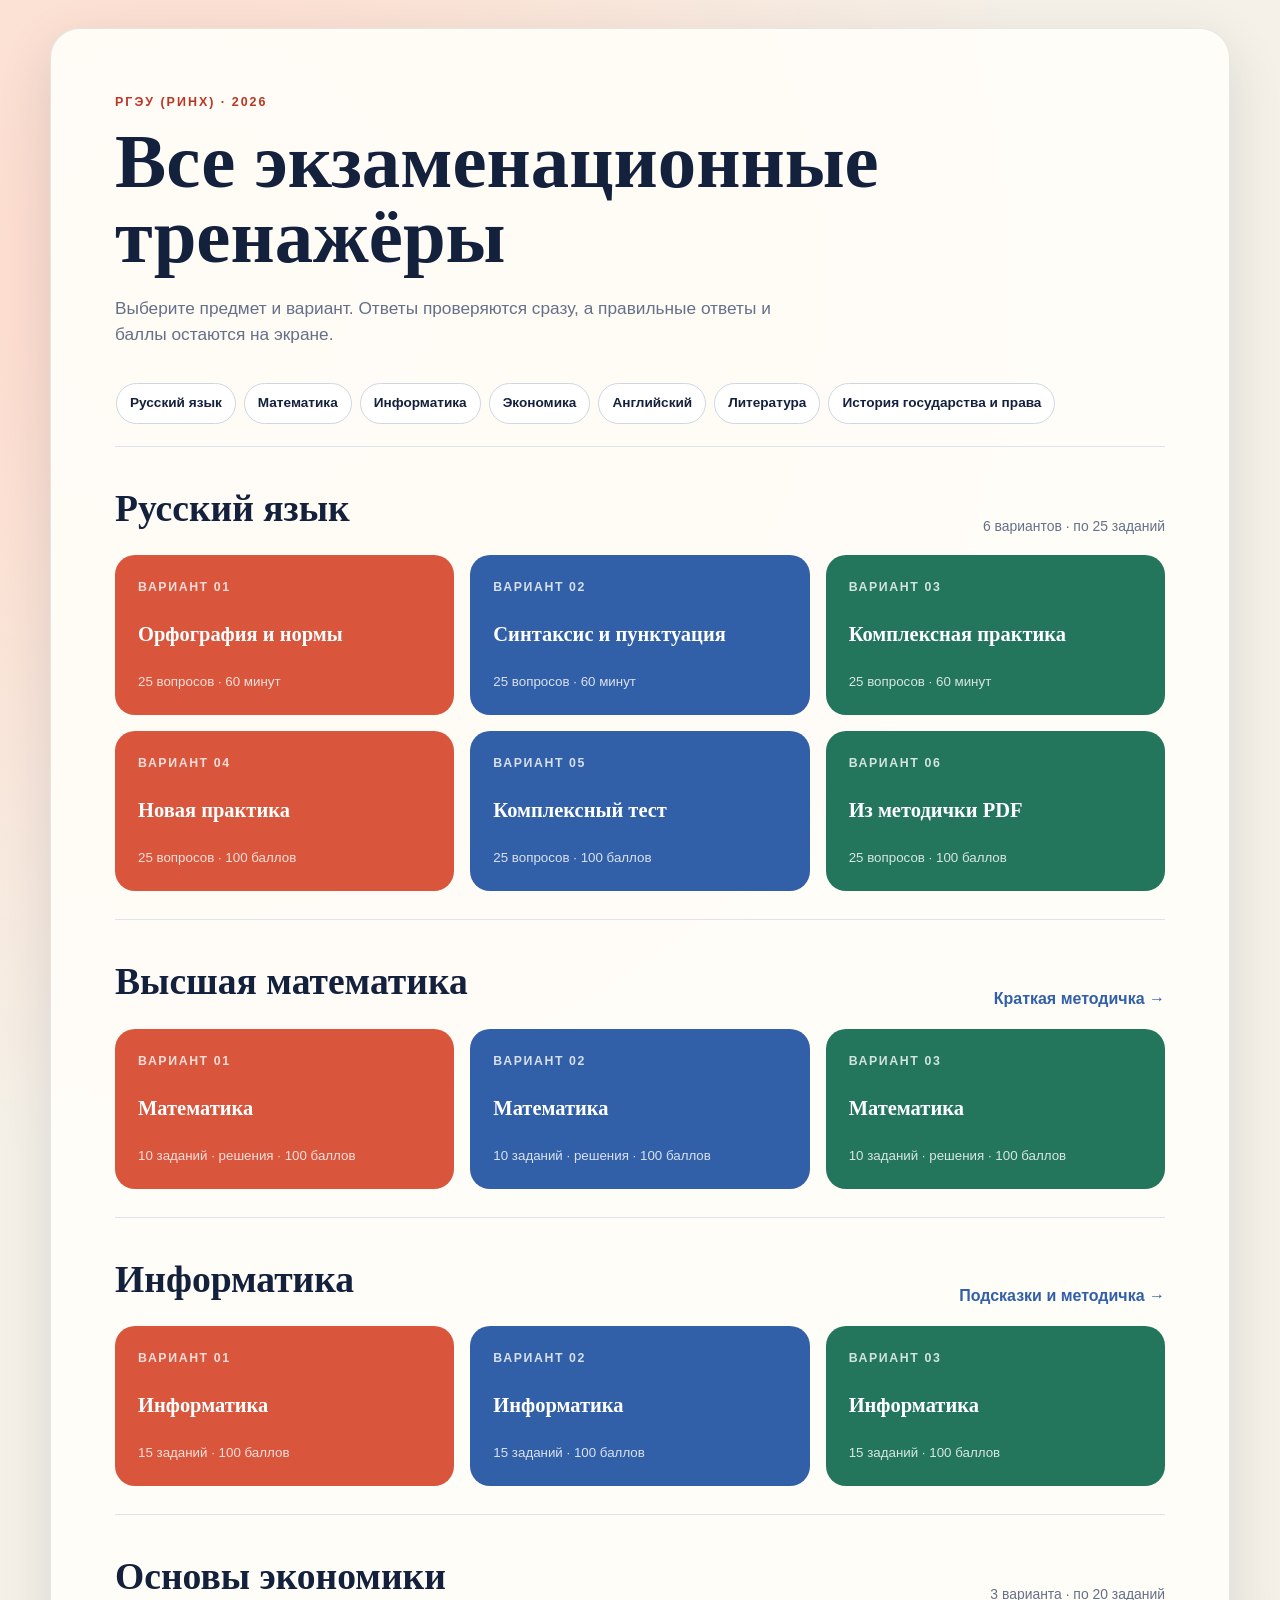
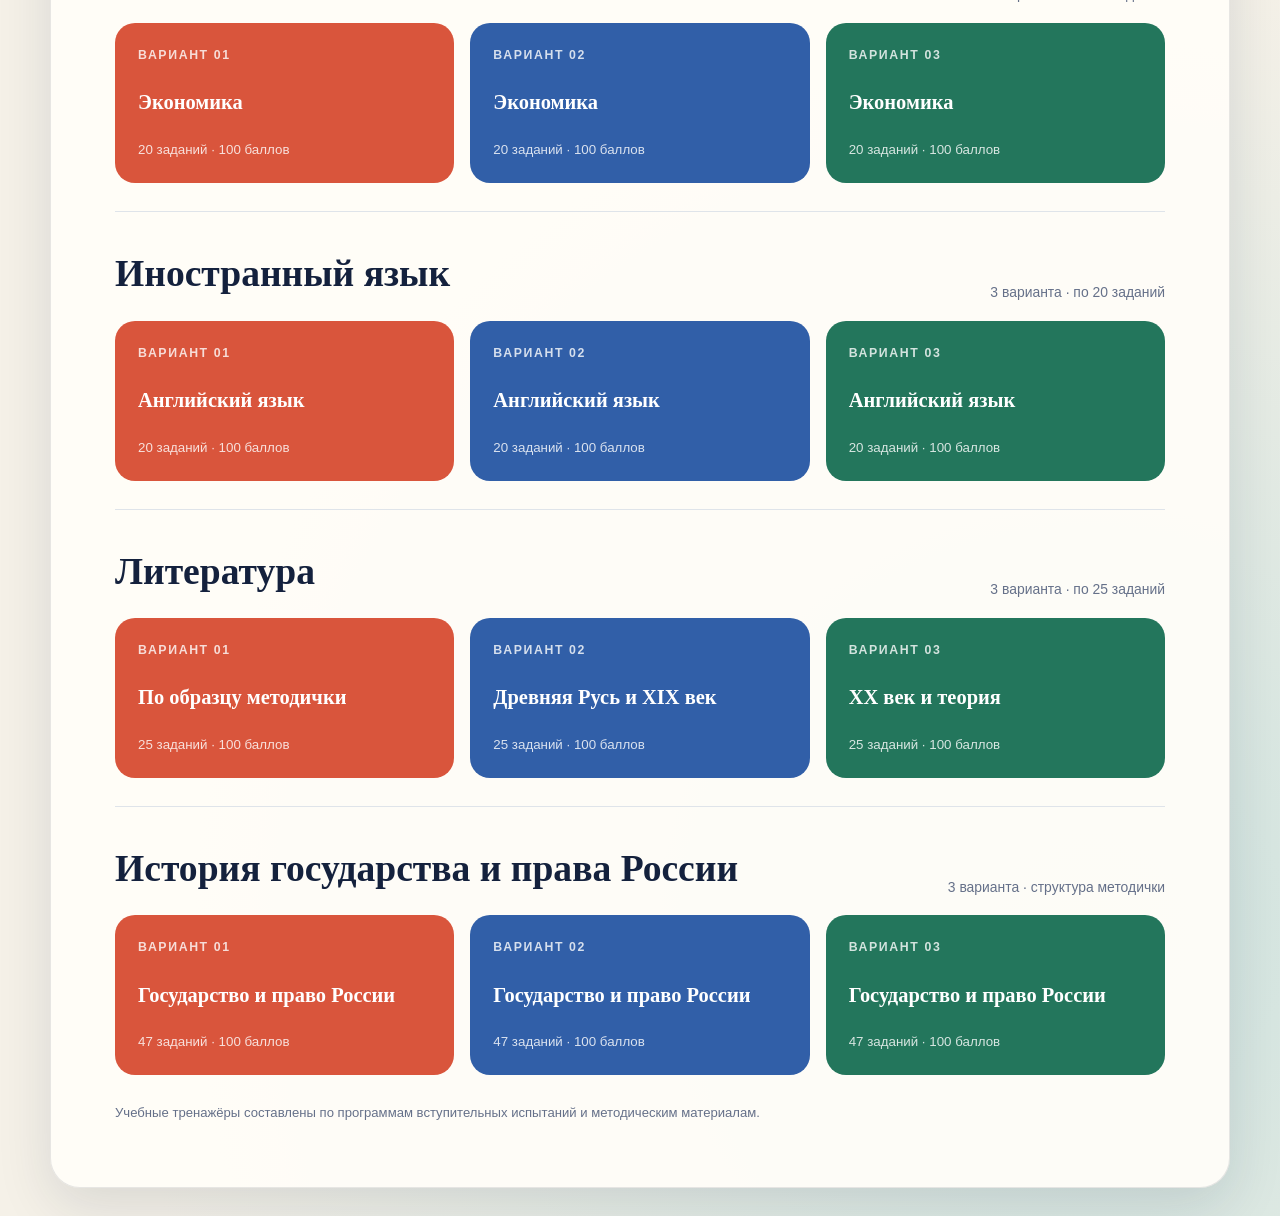
<file: index.html>
<!doctype html>
<html lang="ru">
<head>
  <meta charset="utf-8">
  <meta name="viewport" content="width=device-width,initial-scale=1,viewport-fit=cover">
  <meta name="theme-color" content="#14213d">
  <title>Тренажёры вступительных экзаменов РГЭУ</title>
  <link rel="stylesheet" href="styles.css">
</head>
<body class="home catalog-home">
  <main class="home-card catalog-card">
    <header class="catalog-hero">
      <p class="eyebrow">РГЭУ (РИНХ) · 2026</p>
      <h1>Все экзаменационные тренажёры</h1>
      <p class="lead">Выберите предмет и вариант. Ответы проверяются сразу, а правильные ответы и баллы остаются на экране.</p>
      <nav class="catalog-nav" aria-label="Предметы">
        <a href="#russian">Русский язык</a><a href="#math">Математика</a><a href="#informatics">Информатика</a><a href="#economics">Экономика</a><a href="#english">Английский</a><a href="#literature">Литература</a><a href="#state-law">История государства и права</a>
      </nav>
    </header>

    <section class="catalog-section" id="russian"><div class="catalog-heading"><h2>Русский язык</h2><p>6 вариантов · по 25 заданий</p></div><div class="variant-grid">
      <a class="variant-link coral" href="variant-1.html"><span>Вариант 01</span><strong>Орфография и нормы</strong><small>25 вопросов · 60 минут</small></a>
      <a class="variant-link blue" href="variant-2.html"><span>Вариант 02</span><strong>Синтаксис и пунктуация</strong><small>25 вопросов · 60 минут</small></a>
      <a class="variant-link green" href="variant-3.html"><span>Вариант 03</span><strong>Комплексная практика</strong><small>25 вопросов · 60 минут</small></a>
      <a class="variant-link coral" href="variant-4.html"><span>Вариант 04</span><strong>Новая практика</strong><small>25 вопросов · 100 баллов</small></a>
      <a class="variant-link blue" href="variant-5.html"><span>Вариант 05</span><strong>Комплексный тест</strong><small>25 вопросов · 100 баллов</small></a>
      <a class="variant-link green" href="variant-6.html"><span>Вариант 06</span><strong>Из методички PDF</strong><small>25 вопросов · 100 баллов</small></a>
    </div></section>

    <section class="catalog-section" id="math"><div class="catalog-heading"><h2>Высшая математика</h2><a class="catalog-guide" href="math-guide.html">Краткая методичка →</a></div><div class="variant-grid">
      <a class="variant-link coral" href="other-exams.html?test=0"><span>Вариант 01</span><strong>Математика</strong><small>10 заданий · решения · 100 баллов</small></a>
      <a class="variant-link blue" href="other-exams.html?test=1"><span>Вариант 02</span><strong>Математика</strong><small>10 заданий · решения · 100 баллов</small></a>
      <a class="variant-link green" href="other-exams.html?test=2"><span>Вариант 03</span><strong>Математика</strong><small>10 заданий · решения · 100 баллов</small></a>
    </div></section>

    <section class="catalog-section" id="informatics"><div class="catalog-heading"><h2>Информатика</h2><a class="catalog-guide" href="informatics-guide.html">Подсказки и методичка →</a></div><div class="variant-grid">
      <a class="variant-link coral" href="other-exams.html?test=3"><span>Вариант 01</span><strong>Информатика</strong><small>15 заданий · 100 баллов</small></a>
      <a class="variant-link blue" href="other-exams.html?test=4"><span>Вариант 02</span><strong>Информатика</strong><small>15 заданий · 100 баллов</small></a>
      <a class="variant-link green" href="other-exams.html?test=5"><span>Вариант 03</span><strong>Информатика</strong><small>15 заданий · 100 баллов</small></a>
    </div></section>

    <section class="catalog-section" id="economics"><div class="catalog-heading"><h2>Основы экономики</h2><p>3 варианта · по 20 заданий</p></div><div class="variant-grid">
      <a class="variant-link coral" href="other-exams.html?test=6"><span>Вариант 01</span><strong>Экономика</strong><small>20 заданий · 100 баллов</small></a>
      <a class="variant-link blue" href="other-exams.html?test=7"><span>Вариант 02</span><strong>Экономика</strong><small>20 заданий · 100 баллов</small></a>
      <a class="variant-link green" href="other-exams.html?test=8"><span>Вариант 03</span><strong>Экономика</strong><small>20 заданий · 100 баллов</small></a>
    </div></section>

    <section class="catalog-section" id="english"><div class="catalog-heading"><h2>Иностранный язык</h2><p>3 варианта · по 20 заданий</p></div><div class="variant-grid">
      <a class="variant-link coral" href="other-exams.html?test=9"><span>Вариант 01</span><strong>Английский язык</strong><small>20 заданий · 100 баллов</small></a>
      <a class="variant-link blue" href="other-exams.html?test=10"><span>Вариант 02</span><strong>Английский язык</strong><small>20 заданий · 100 баллов</small></a>
      <a class="variant-link green" href="other-exams.html?test=11"><span>Вариант 03</span><strong>Английский язык</strong><small>20 заданий · 100 баллов</small></a>
    </div></section>

    <section class="catalog-section" id="literature"><div class="catalog-heading"><h2>Литература</h2><p>3 варианта · по 25 заданий</p></div><div class="variant-grid">
      <a class="variant-link coral" href="other-exams.html?test=12"><span>Вариант 01</span><strong>По образцу методички</strong><small>25 заданий · 100 баллов</small></a>
      <a class="variant-link blue" href="other-exams.html?test=13"><span>Вариант 02</span><strong>Древняя Русь и XIX век</strong><small>25 заданий · 100 баллов</small></a>
      <a class="variant-link green" href="other-exams.html?test=14"><span>Вариант 03</span><strong>XX век и теория</strong><small>25 заданий · 100 баллов</small></a>
    </div></section>

    <section class="catalog-section" id="state-law"><div class="catalog-heading"><h2>История государства и права России</h2><p>3 варианта · структура методички</p></div><div class="variant-grid">
      <a class="variant-link coral" href="other-exams.html?test=15"><span>Вариант 01</span><strong>Государство и право России</strong><small>47 заданий · 100 баллов</small></a>
      <a class="variant-link blue" href="other-exams.html?test=16"><span>Вариант 02</span><strong>Государство и право России</strong><small>47 заданий · 100 баллов</small></a>
      <a class="variant-link green" href="other-exams.html?test=17"><span>Вариант 03</span><strong>Государство и право России</strong><small>47 заданий · 100 баллов</small></a>
    </div></section>
    <p class="source-note">Учебные тренажёры составлены по программам вступительных испытаний и методическим материалам.</p>
  </main>
</body>
</html>
</file>
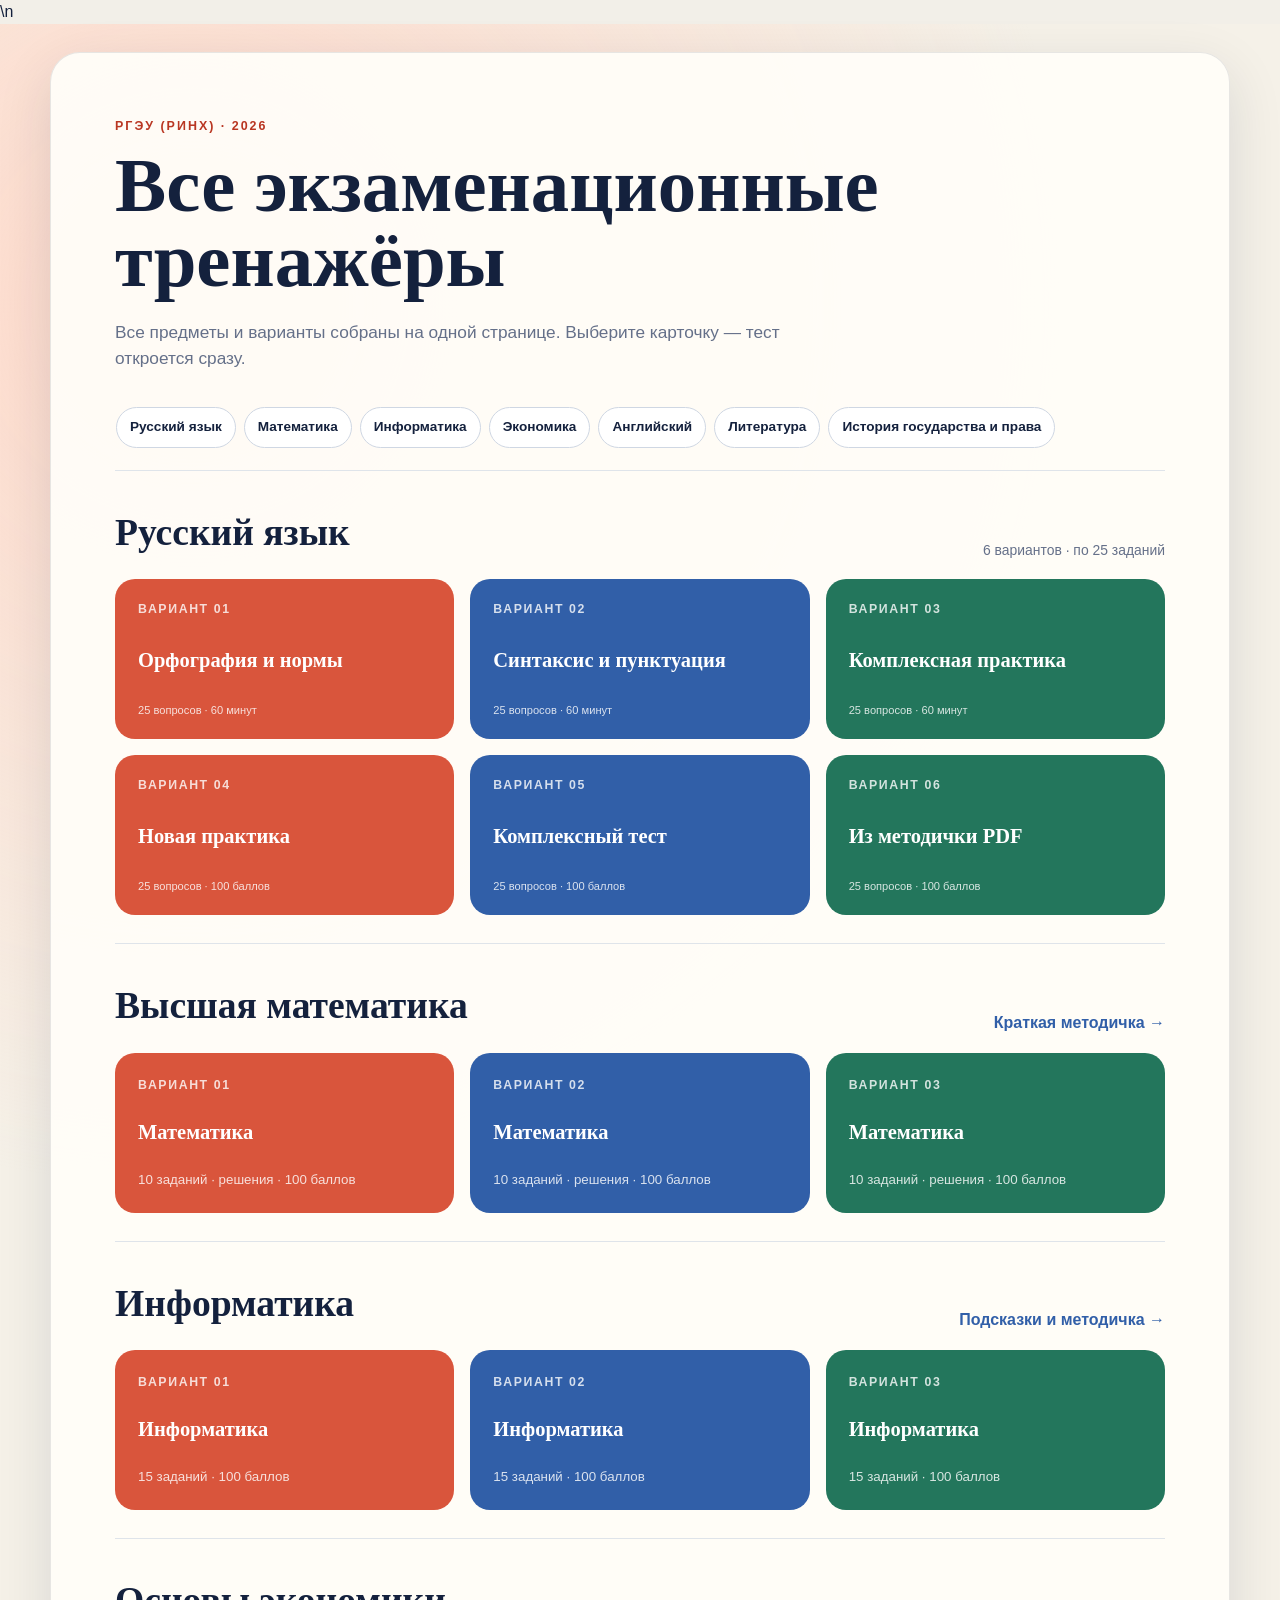
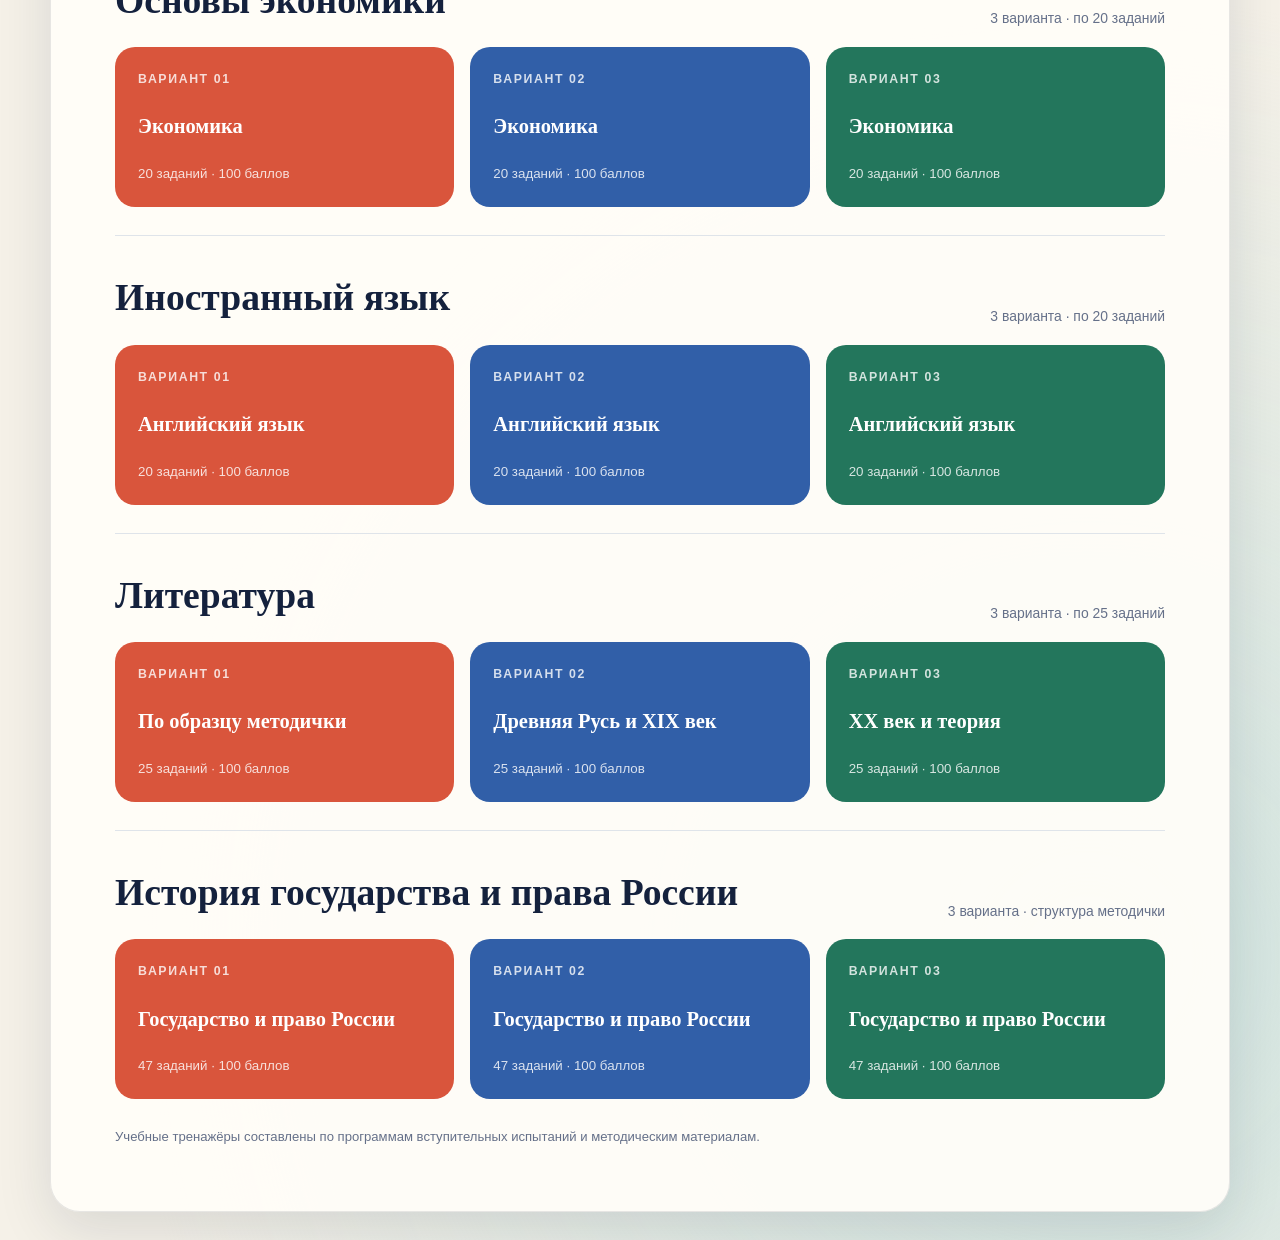
<file: telegram-site/index.html>
<!doctype html>
<html lang="ru">
<head>
<meta charset="utf-8">
<meta name="viewport" content="width=device-width,initial-scale=1,viewport-fit=cover">\n<meta name="theme-color" content="#14213d">
<title>Тренажёр по русскому языку</title>
<style>
:root{--ink:#14213d;--muted:#657089;--paper:#fffdf8;--line:#dfe4ea;--accent:#e85d3f;--accent-dark:#b93622;--good:#16835b;--good-bg:#eaf8f1;--bad:#c33c32;--bad-bg:#fff0ee;--blue:#315fa8;--shadow:0 18px 55px rgba(20,33,61,.12)}
*{box-sizing:border-box}html{scroll-behavior:smooth}body{margin:0;background:#f2efe8;color:var(--ink);font-family:Inter,Segoe UI,Arial,sans-serif;line-height:1.5}.home{min-height:100vh;display:grid;place-items:center;padding:28px;background:radial-gradient(circle at 15% 10%,#ffd9ca 0,transparent 32%),radial-gradient(circle at 85% 90%,#cfe3df 0,transparent 35%),#f5f1e8}.home-card{width:min(1050px,100%);background:rgba(255,253,248,.94);padding:clamp(28px,5vw,70px);border:1px solid rgba(20,33,61,.1);border-radius:30px;box-shadow:var(--shadow)}.eyebrow{margin:0 0 12px;color:var(--accent-dark);font-size:.78rem;font-weight:800;letter-spacing:.16em;text-transform:uppercase}h1{font-family:Georgia,serif;font-size:clamp(2.3rem,6vw,5rem);line-height:.98;margin:0 0 22px;max-width:800px}.lead{font-size:1.08rem;color:var(--muted);max-width:700px}.variant-grid{display:grid;grid-template-columns:repeat(3,1fr);gap:16px;margin:38px 0 26px}.variant-link{min-height:190px;padding:23px;border-radius:20px;text-decoration:none;color:white;display:flex;flex-direction:column;justify-content:space-between;transition:.2s transform,.2s box-shadow}.variant-link:hover{transform:translateY(-4px);box-shadow:0 14px 32px rgba(20,33,61,.18)}.variant-link span{font-size:.77rem;font-weight:800;letter-spacing:.13em;text-transform:uppercase;opacity:.8}.variant-link strong{font-family:Georgia,serif;font-size:1.45rem;line-height:1.08}.variant-link small{opacity:.82}.coral{background:#d9553c}.blue{background:#315fa8}.green{background:#23765c}.source-note{color:var(--muted);font-size:.82rem;margin-bottom:0}
.test-page{background:linear-gradient(90deg,#f4f0e8 0,#f4f0e8 68%,#ebe7df 68%);min-height:100vh}.topbar{background:var(--ink);color:white;padding:14px 24px}.topbar-inner{max-width:1120px;margin:auto;display:flex;justify-content:space-between;align-items:center;gap:18px}.back{color:white;text-decoration:none;font-weight:700}.timer{font-variant-numeric:tabular-nums;font-weight:800;letter-spacing:.05em}.layout{max-width:1120px;margin:0 auto;display:grid;grid-template-columns:minmax(0,760px) 300px;gap:42px;padding:46px 22px 80px}.intro{margin-bottom:30px}.intro h1{font-size:clamp(2.2rem,5vw,4.3rem);margin-bottom:14px}.intro p{color:var(--muted);max-width:650px}.question{background:var(--paper);border:1px solid rgba(20,33,61,.11);border-radius:20px;padding:25px;margin:0 0 18px;box-shadow:0 6px 22px rgba(20,33,61,.05);scroll-margin-top:18px}.question.answered{border-color:#c8d2d0}.q-head{display:flex;justify-content:space-between;gap:15px;align-items:center;margin-bottom:13px}.q-number{font-weight:900;font-size:1.05rem}.topic{font-size:.72rem;font-weight:800;letter-spacing:.08em;text-transform:uppercase;color:var(--blue);background:#eaf0fb;border-radius:999px;padding:6px 10px}.prompt{font-family:Georgia,serif;font-size:1.13rem;font-weight:700;white-space:pre-line;margin:0 0 17px}.options{display:grid;gap:9px}.option{position:relative;display:flex;align-items:flex-start;gap:12px;border:1px solid var(--line);border-radius:13px;padding:12px 14px;cursor:pointer;background:white;transition:.15s}.option:hover{border-color:#9ba8b7;background:#fafbfc}.option input{margin-top:4px;accent-color:var(--accent)}.option.correct{border-color:var(--good);background:var(--good-bg);color:#0e6847}.option.wrong{border-color:var(--bad);background:var(--bad-bg);color:#9f2b24}.option.locked{cursor:default}.feedback{display:none;margin:14px 0 0;padding:11px 13px;border-radius:11px;font-size:.92rem}.feedback.show{display:block}.feedback.good{background:var(--good-bg);color:#0e6847}.feedback.bad{background:var(--bad-bg);color:#922d26}.score-card{position:sticky;top:24px;background:var(--ink);color:white;border-radius:22px;padding:23px;box-shadow:var(--shadow)}.score-label{font-size:.74rem;letter-spacing:.13em;text-transform:uppercase;opacity:.68}.score-big{font-family:Georgia,serif;font-size:3rem;line-height:1;margin:12px 0}.score-big span{color:#ffb09c}.points-score{font-size:1.03rem;font-weight:800;color:#ffd2c6;margin-top:-3px}.points-score b{color:#ffb09c;font-size:1.3rem}.progress-track{height:7px;background:rgba(255,255,255,.16);border-radius:10px;overflow:hidden;margin:18px 0 10px}.progress-bar{height:100%;width:0;background:#ff9175;transition:.25s}.score-meta{font-size:.88rem;opacity:.78}.result{display:none;margin-top:18px;padding-top:18px;border-top:1px solid rgba(255,255,255,.2)}.result.show{display:block}.result strong{display:block;font-family:Georgia,serif;font-size:1.35rem;margin-bottom:4px}.reset{width:100%;border:0;border-radius:12px;padding:12px;margin-top:18px;background:white;color:var(--ink);font-weight:800;cursor:pointer}.reset:hover{background:#f0ede6}.legend{margin-top:18px;font-size:.8rem;opacity:.72}.legend div{margin-top:6px}.dot{display:inline-block;width:8px;height:8px;border-radius:50%;margin-right:7px}.dot.good{background:#59d6a5}.dot.bad{background:#ff786e}.footer-note{color:var(--muted);font-size:.82rem;margin:26px 0 0}.noscript{max-width:800px;margin:30px auto;padding:20px;background:#fff0ee;color:#922d26;border-radius:12px}
@media(max-width:850px){.variant-grid{grid-template-columns:1fr}.variant-link{min-height:145px}.test-page{background:#f4f0e8}.layout{grid-template-columns:1fr;padding-top:25px}.sidebar{position:fixed;z-index:10;right:12px;bottom:12px}.score-card{position:static;width:205px;padding:14px;border-radius:16px}.score-label,.progress-track,.score-meta,.result,.reset,.legend{display:none!important}.score-big{font-size:1.5rem;margin:4px 0}.points-score{font-size:.78rem;margin:0}.points-score b{font-size:1rem}.topbar{padding:12px 15px}.question{padding:19px}.topic{font-size:.65rem}.prompt{font-size:1.04rem}}


button{-webkit-tap-highlight-color:transparent;touch-action:manipulation}.hidden{display:none!important}.variant-link{border:0;text-align:left;cursor:pointer;width:100%}#test-view{min-height:100vh}.home{padding:28px}.link-button{border:0;background:transparent;padding:0;cursor:pointer;font:inherit}
.catalog-home{display:block;padding:28px}.catalog-card{width:min(1180px,100%);margin:0 auto}.catalog-hero{padding-bottom:18px;border-bottom:1px solid var(--line)}.catalog-hero h1{max-width:920px}.catalog-nav{display:flex;gap:8px;overflow-x:auto;padding:18px 1px 4px;scrollbar-width:none}.catalog-nav a{flex:0 0 auto;padding:9px 13px;border:1px solid #cfd7e3;border-radius:999px;background:white;color:var(--ink);text-decoration:none;font-size:.85rem;font-weight:800}.catalog-section{scroll-margin-top:18px;padding-top:34px}.catalog-section+.catalog-section{margin-top:8px;border-top:1px solid var(--line)}.catalog-heading{display:flex;align-items:end;justify-content:space-between;gap:16px}.catalog-heading h2{font-family:Georgia,serif;font-size:clamp(1.65rem,4vw,2.35rem);margin:0}.catalog-heading p{margin:0;color:var(--muted);font-size:.87rem}.catalog-section .variant-grid{margin:18px 0 28px}.catalog-section .variant-link{min-height:160px}.catalog-section .variant-link strong{font-size:1.28rem}.catalog-guide{color:var(--blue);font-weight:800;text-decoration:none}@media(max-width:850px){.catalog-home{padding:12px}.catalog-card{padding:24px 18px;border-radius:22px}.catalog-heading{display:block}.catalog-heading p,.catalog-guide{display:inline-block;margin-top:6px}.catalog-section{padding-top:26px}.catalog-section .variant-grid{margin-top:13px}.catalog-section .variant-link{min-height:132px}}
.catalog-hero{min-width:0;overflow:hidden}.catalog-nav{width:100%;max-width:100%;min-width:0}
</style>
</head>
<body>
<section id="home-view" class="home catalog-home">
<main class="home-card catalog-card">
<header class="catalog-hero"><p class="eyebrow">РГЭУ (РИНХ) · 2026</p><h1>Все экзаменационные тренажёры</h1><p class="lead">Все предметы и варианты собраны на одной странице. Выберите карточку — тест откроется сразу.</p><nav class="catalog-nav" aria-label="Предметы"><a href="#russian">Русский язык</a><a href="#math">Математика</a><a href="#informatics">Информатика</a><a href="#economics">Экономика</a><a href="#english">Английский</a><a href="#literature">Литература</a><a href="#state-law">История государства и права</a></nav></header>

<section class="catalog-section" id="russian"><div class="catalog-heading"><h2>Русский язык</h2><p>6 вариантов · по 25 заданий</p></div><div class="variant-grid">
<button class="variant-link coral" data-start="0"><span>Вариант 01</span><strong>Орфография и нормы</strong><small>25 вопросов · 60 минут</small></button>
<button class="variant-link blue" data-start="1"><span>Вариант 02</span><strong>Синтаксис и пунктуация</strong><small>25 вопросов · 60 минут</small></button>
<button class="variant-link green" data-start="2"><span>Вариант 03</span><strong>Комплексная практика</strong><small>25 вопросов · 60 минут</small></button>
<button class="variant-link coral" data-start="3"><span>Вариант 04</span><strong>Новая практика</strong><small>25 вопросов · 100 баллов</small></button>
<button class="variant-link blue" data-start="4"><span>Вариант 05</span><strong>Комплексный тест</strong><small>25 вопросов · 100 баллов</small></button>
<button class="variant-link green" data-start="5"><span>Вариант 06</span><strong>Из методички PDF</strong><small>25 вопросов · 100 баллов</small></button>
</div></section>

<section class="catalog-section" id="math"><div class="catalog-heading"><h2>Высшая математика</h2><a class="catalog-guide" href="math-guide.html">Краткая методичка →</a></div><div class="variant-grid">
<a class="variant-link coral" href="other-exams.html?test=0"><span>Вариант 01</span><strong>Математика</strong><small>10 заданий · решения · 100 баллов</small></a><a class="variant-link blue" href="other-exams.html?test=1"><span>Вариант 02</span><strong>Математика</strong><small>10 заданий · решения · 100 баллов</small></a><a class="variant-link green" href="other-exams.html?test=2"><span>Вариант 03</span><strong>Математика</strong><small>10 заданий · решения · 100 баллов</small></a>
</div></section>

<section class="catalog-section" id="informatics"><div class="catalog-heading"><h2>Информатика</h2><a class="catalog-guide" href="informatics-guide.html">Подсказки и методичка →</a></div><div class="variant-grid">
<a class="variant-link coral" href="other-exams.html?test=3"><span>Вариант 01</span><strong>Информатика</strong><small>15 заданий · 100 баллов</small></a><a class="variant-link blue" href="other-exams.html?test=4"><span>Вариант 02</span><strong>Информатика</strong><small>15 заданий · 100 баллов</small></a><a class="variant-link green" href="other-exams.html?test=5"><span>Вариант 03</span><strong>Информатика</strong><small>15 заданий · 100 баллов</small></a>
</div></section>

<section class="catalog-section" id="economics"><div class="catalog-heading"><h2>Основы экономики</h2><p>3 варианта · по 20 заданий</p></div><div class="variant-grid">
<a class="variant-link coral" href="other-exams.html?test=6"><span>Вариант 01</span><strong>Экономика</strong><small>20 заданий · 100 баллов</small></a><a class="variant-link blue" href="other-exams.html?test=7"><span>Вариант 02</span><strong>Экономика</strong><small>20 заданий · 100 баллов</small></a><a class="variant-link green" href="other-exams.html?test=8"><span>Вариант 03</span><strong>Экономика</strong><small>20 заданий · 100 баллов</small></a>
</div></section>

<section class="catalog-section" id="english"><div class="catalog-heading"><h2>Иностранный язык</h2><p>3 варианта · по 20 заданий</p></div><div class="variant-grid">
<a class="variant-link coral" href="other-exams.html?test=9"><span>Вариант 01</span><strong>Английский язык</strong><small>20 заданий · 100 баллов</small></a><a class="variant-link blue" href="other-exams.html?test=10"><span>Вариант 02</span><strong>Английский язык</strong><small>20 заданий · 100 баллов</small></a><a class="variant-link green" href="other-exams.html?test=11"><span>Вариант 03</span><strong>Английский язык</strong><small>20 заданий · 100 баллов</small></a>
</div></section>

<section class="catalog-section" id="literature"><div class="catalog-heading"><h2>Литература</h2><p>3 варианта · по 25 заданий</p></div><div class="variant-grid">
<a class="variant-link coral" href="other-exams.html?test=12"><span>Вариант 01</span><strong>По образцу методички</strong><small>25 заданий · 100 баллов</small></a><a class="variant-link blue" href="other-exams.html?test=13"><span>Вариант 02</span><strong>Древняя Русь и XIX век</strong><small>25 заданий · 100 баллов</small></a><a class="variant-link green" href="other-exams.html?test=14"><span>Вариант 03</span><strong>XX век и теория</strong><small>25 заданий · 100 баллов</small></a>
</div></section>

<section class="catalog-section" id="state-law"><div class="catalog-heading"><h2>История государства и права России</h2><p>3 варианта · структура методички</p></div><div class="variant-grid">
<a class="variant-link coral" href="other-exams.html?test=15"><span>Вариант 01</span><strong>Государство и право России</strong><small>47 заданий · 100 баллов</small></a><a class="variant-link blue" href="other-exams.html?test=16"><span>Вариант 02</span><strong>Государство и право России</strong><small>47 заданий · 100 баллов</small></a><a class="variant-link green" href="other-exams.html?test=17"><span>Вариант 03</span><strong>Государство и право России</strong><small>47 заданий · 100 баллов</small></a>
</div></section>
<p class="source-note">Учебные тренажёры составлены по программам вступительных испытаний и методическим материалам.</p>
</main>
</section>
<section id="test-view" class="test-page hidden">
<header class="topbar"><div class="topbar-inner"><button class="back link-button" id="back-home">← Все варианты</button><span>Время: <span class="timer" id="timer">00:00</span></span></div></header>
<main class="layout"><section><div class="intro"><p class="eyebrow">Интерактивный тест</p><h1 id="variant-title"></h1><p id="variant-subtitle"></p></div><div id="questions"></div><p class="footer-note">Учебный тренажёр. Формулировки являются авторскими и не воспроизводят реальный экзаменационный вариант.</p></section>
<aside class="sidebar"><div class="score-card"><div class="score-label">Текущий результат</div><div class="score-big"><span id="correct">0</span> / <span id="total">25</span></div><div class="points-score">Баллы: <b id="points">0</b> / 100</div><div class="progress-track"><div class="progress-bar" id="progress"></div></div><div class="score-meta">Отвечено: <b id="answered">0</b> из <b id="answered-total">25</b></div><div class="result" id="result"><strong></strong><span></span></div><button class="reset" id="reset">Начать заново</button><div class="legend"><div><i class="dot good"></i>правильный ответ</div><div><i class="dot bad"></i>ваш неверный ответ</div></div></div></aside></main>
</section>
<noscript><p class="noscript">Для работы теста необходимо включить JavaScript.</p></noscript>
<script>
window.ALL_TESTS=[];
window.ALL_TESTS.push({
 title:'Вариант 01',
 subtitle:'Орфография, языковые нормы и базовая пунктуация. 25 заданий в формате выбора одного ответа.',
 questions:[
  {topic:'Орфография',prompt:'В каком слове пропущена проверяемая безударная гласная корня?',options:['з..рница','уд..вляться','пл..вец','выск..чить'],answer:1,note:'Удивляться — проверочное слово «диво». В остальных случаях действуют правила чередования или исключения.'},
  {topic:'Приставки',prompt:'В каком слове пишется приставка ПРЕ-?',options:['пр..клеить','пр..ехать','пр..одолеть','пр..школьный'],answer:2,note:'Преодолеть пишется с ПРЕ-. В остальных словах — ПРИ-.'},
  {topic:'Суффиксы',prompt:'Укажите слово, написанное правильно.',options:['доверчевый','застенчивый','эмаливый','усидчевый'],answer:1,note:'В слове «застенчивый» пишется суффикс -чив-. Суффиксов -чев- и -ив- в приведённых формах нет.'},
  {topic:'Н и НН',prompt:'В каком слове пишется НН?',options:['ветре..ый день','кожа..ый ремень','стекля..ая ваза','ю..ый спортсмен'],answer:2,note:'Стеклянный — слово-исключение с НН: стеклянный, оловянный, деревянный.'},
  {topic:'НЕ и НИ',prompt:'В каком случае НЕ пишется со словом слитно?',options:['(не)навидеть ложь','далеко (не)лёгкий путь','(не)высокий, а низкий дом','(не)прочитанная мною книга'],answer:0,note:'«Ненавидеть» без НЕ не употребляется. В остальных примерах требуется раздельное написание.'},
  {topic:'НЕ с наречиями',prompt:'В каком предложении НЕ со словом пишется слитно?',options:['Он говорил (не)громко, а почти шёпотом.','Он ответил (не)громко, то есть тихо.','Вовсе (не)громко прозвучал сигнал.','Он говорил далеко (не)громко.'],answer:1,note:'«Негромко» можно заменить синонимом «тихо»; противопоставления и усилителей отрицания нет.'},
  {topic:'Глагол',prompt:'Укажите форму глагола, написанную правильно.',options:['они строют','они борятся','они клеют','они борются'],answer:3,note:'Бороться — глагол I спряжения: они борются.'},
  {topic:'Причастие',prompt:'В каком слове верно написан суффикс причастия?',options:['увиденный','зависемый','слышамый','клеющийся (от «клеить»)'],answer:0,note:'От глагола «увидеть» образуется причастие «увиденный». Правильно: зависимый, слышимый, клеящийся.'},
  {topic:'Орфоэпия',prompt:'В каком слове ударение указано верно?',options:['звОнит','красивЕйший','облЕгчить','каталОг'],answer:3,note:'Правильно: каталОг. Также: звонИт, красИвейший, облегчИть.'},
  {topic:'Паронимы',prompt:'В каком предложении пароним употреблён правильно?',options:['Предоставьте слово докладчику.','Мама одела пальто.','Это был очень эффектный способ лечения.','Нужно оплатить за проезд.'],answer:0,note:'Слово докладчику предоставляют. Пальто надевают; способ бывает эффективным; проезд оплачивают.'},
  {topic:'Морфология',prompt:'Укажите грамматически правильную форму.',options:['более лучше','пять килограммов','двое девушек','ихний проект'],answer:1,note:'Нормативная форма — «пять килограммов». Остальные варианты нарушают морфологические нормы.'},
  {topic:'Управление',prompt:'В каком сочетании падежная форма употреблена правильно?',options:['по приезду в город','согласно приказа','вопреки прогнозу','благодаря поддержки'],answer:2,note:'Предлог «вопреки» требует дательного падежа: вопреки прогнозу. Правильно также: по приезде, согласно приказу, благодаря поддержке.'},
  {topic:'Грамматика',prompt:'Укажите грамматически правильное предложение.',options:['Подъезжая к станции, у меня слетела шляпа.','Прочитав роман, мне стало грустно.','Благодаря поддержке друзей мы завершили проект.','По окончанию школы он поступил в вуз.'],answer:2,note:'Деепричастие должно относиться к действующему подлежащему. Нормативно: по окончании школы.'},
  {topic:'Пунктуация',prompt:'В каком предложении знаки препинания расставлены верно?',options:['И смех и горе сопровождали героя.','И смех, и горе сопровождали героя.','И смех и, горе сопровождали героя.','И, смех, и горе сопровождали героя.'],answer:1,note:'При повторяющемся союзе И между однородными членами ставится запятая.'},
  {topic:'Вводные слова',prompt:'Где знаки препинания расставлены правильно?',options:['По словам синоптика завтра потеплеет.','По словам, синоптика завтра потеплеет.','По словам синоптика, завтра потеплеет.','По, словам синоптика, завтра потеплеет.'],answer:2,note:'Оборот «по словам синоптика» имеет значение источника сообщения и обособляется.'},
  {topic:'Обособление',prompt:'Укажите правильный вариант пунктуации.',options:['Книга прочитанная вчера лежала на столе.','Книга, прочитанная вчера лежала на столе.','Книга прочитанная вчера, лежала на столе.','Книга, прочитанная вчера, лежала на столе.'],answer:3,note:'Распространённое согласованное определение после определяемого слова обособляется с двух сторон.'},
  {topic:'Деепричастие',prompt:'Укажите предложение с правильной пунктуацией.',options:['Улыбаясь ребёнок вошёл в комнату.','Улыбаясь, ребёнок вошёл в комнату.','Улыбаясь ребёнок, вошёл в комнату.','Улыбаясь, ребёнок, вошёл в комнату.'],answer:1,note:'Одиночное деепричастие «улыбаясь» обозначает добавочное действие и обособляется.'},
  {topic:'Сложное предложение',prompt:'Где правильно поставлена запятая?',options:['Я понял что поезд уже ушёл.','Я понял, что поезд уже ушёл.','Я, понял что поезд уже ушёл.','Я понял что, поезд уже ушёл.'],answer:1,note:'Запятая отделяет придаточную часть с союзом «что» от главной.'},
  {topic:'Тире',prompt:'В каком предложении требуется тире между подлежащим и сказуемым?',options:['Москва является столицей России.','Москва — столица России.','Москва была столицей.','Москва очень красива.'],answer:1,note:'Оба главных члена выражены существительными в именительном падеже, связка отсутствует.'},
  {topic:'Бессоюзная связь',prompt:'В каком предложении двоеточие объясняет причину?',options:['Я остановился: впереди дорогу преградила вода.','Солнце село — стало холодно.','Ещё шаг — и мы у цели.','Я спешил, но опоздал.'],answer:0,note:'Вторая часть называет причину остановки; можно подставить союз «потому что».'},
  {topic:'Чужая речь',prompt:'Укажите предложение с правильно оформленной косвенной речью.',options:['Учитель сказал, что «урок окончен».','Учитель сказал, что урок окончен.','Учитель сказал: что урок окончен.','Учитель сказал что, урок окончен.'],answer:1,note:'Косвенная речь оформляется как придаточная часть без кавычек.'},
  {topic:'Синтаксис',prompt:'Какое предложение является односоставным безличным?',options:['Смеркается.','Дети играют.','Наступил вечер.','Тишина окружала нас.'],answer:0,note:'В предложении «Смеркается» нет и не может быть действующего подлежащего.'},
  {topic:'Текст',prompt:'Каким средством связаны предложения? «На опушке рос дуб. Дуб был виден издалека».',options:['синонимом','лексическим повтором','антонимом','вводным словом'],answer:1,note:'Слово «дуб» повторяется во втором предложении — это лексический повтор.'},
  {topic:'Выразительность',prompt:'Какое средство выразительности использовано в сочетании «лес шептал»?',options:['метафора-олицетворение','гипербола','литота','градация'],answer:0,note:'Неживому объекту приписано действие живого существа — это олицетворение.'},
  {topic:'Фонетика',prompt:'В каком варианте верно указано количество букв и звуков в слове «юла»?',options:['3 буквы, 3 звука','3 буквы, 4 звука','4 буквы, 3 звука','4 буквы, 4 звука'],answer:1,note:'В начале слова Ю обозначает два звука [й’у]: [й’ула] — 3 буквы, 4 звука.'}
 ]
});
window.ALL_TESTS.push({
 title:'Вариант 02',
 subtitle:'Синтаксис, пунктуация, лексика и орфография. 25 заданий с мгновенной проверкой.',
 questions:[
  {topic:'Подлежащее и сказуемое',prompt:'В каком предложении согласование главных членов соответствует норме?',options:['Группа туристов подошли к музею.','Группа туристов подошла к музею.','Большая часть работ были проверены вчера.','Стая птиц пролетели над лесом.'],answer:1,note:'При подлежащем со словами «группа», «стая», «часть» сказуемое обычно согласуется с главным словом в единственном числе.'},
  {topic:'Приложение',prompt:'Укажите правильное написание.',options:['озеро-Байкал','Москва река','Москва-река','река-Волга'],answer:2,note:'В сочетании «Москва-река» одиночное приложение стоит после имени собственного и присоединяется дефисом.'},
  {topic:'Однородные члены',prompt:'Где знаки препинания расставлены верно?',options:['Он любил и музыку, и театр, и живопись.','Он любил, и музыку и театр, и живопись.','Он любил и музыку и театр и живопись.','Он любил, и музыку, и театр, и живопись.'],answer:0,note:'При повторяющемся союзе И однородные члены разделяются запятыми; перед первым союзом запятая не ставится.'},
  {topic:'Обобщающее слово',prompt:'Выберите правильное оформление предложения.',options:['Всё напоминало о лете тёплый ветер, запах травы, яркое солнце.','Всё напоминало о лете: тёплый ветер, запах травы, яркое солнце.','Всё: напоминало о лете — тёплый ветер, запах травы, яркое солнце.','Всё напоминало: о лете тёплый ветер, запах травы, яркое солнце.'],answer:1,note:'После обобщающего слова перед перечислением ставится двоеточие.'},
  {topic:'Обращение',prompt:'В каком предложении обращение оформлено правильно?',options:['Друзья давайте начнём работу.','Друзья, давайте начнём работу.','Друзья давайте, начнём работу.','Друзья, давайте, начнём работу.'],answer:1,note:'Обращение «друзья» отделяется запятой; между сказуемым и инфинитивом запятая не нужна.'},
  {topic:'Вводные слова',prompt:'Укажите предложение, в котором слово «однако» является вводным и обособляется.',options:['Однако дождь не начинался.','Дождь однако не начинался.','Дождь, однако, не начинался.','Он хотел уйти, однако остался.'],answer:2,note:'В середине простого предложения «однако» имеет значение вводного слова. В начале предложения и как противительный союз оно не обособляется с двух сторон.'},
  {topic:'Уточнение',prompt:'Где правильно обособлён уточняющий член предложения?',options:['Завтра вечером мы встретимся.','Завтра, вечером, мы встретимся.','Там у реки стоял дом.','Там, у реки, стоял дом.'],answer:3,note:'Обстоятельство «у реки» конкретизирует более общее слово «там» и обособляется.'},
  {topic:'Определение',prompt:'В каком предложении причастный оборот оформлен правильно?',options:['Уставший после дороги путник остановился.','Путник уставший после дороги остановился.','Путник, уставший после дороги, остановился.','Путник, уставший после дороги остановился.'],answer:2,note:'Распространённое определение после определяемого слова обособляется с двух сторон.'},
  {topic:'Сравнительный оборот',prompt:'Где запятая поставлена верно?',options:['Пруд как зеркало блестел на солнце.','Пруд, как зеркало, блестел на солнце.','Он работает как учитель.','Его приняли, как специалиста.'],answer:1,note:'Оборот имеет значение уподобления и обособляется. В сочетаниях «работает как учитель», «приняли как специалиста» значение роли — без запятой.'},
  {topic:'СПП',prompt:'Укажите правильную пунктуацию.',options:['Когда стемнело мы зажгли фонари.','Когда стемнело, мы зажгли фонари.','Когда, стемнело мы зажгли фонари.','Когда стемнело мы, зажгли фонари.'],answer:1,note:'Придаточная часть времени, стоящая перед главной, отделяется запятой.'},
  {topic:'Стык союзов',prompt:'В каком варианте верно расставлены знаки?',options:['Я понял, что, если поспешу, успею на поезд.','Я понял что если поспешу, успею на поезд.','Я понял, что если поспешу, успею на поезд.','Я понял, что если поспешу успею на поезд.'],answer:0,note:'На стыке союзов ЧТО и ЕСЛИ ставится запятая, потому что у придаточного с ЕСЛИ нет второй части союза «то».'},
  {topic:'ССП',prompt:'В каком предложении перед И нужна запятая?',options:['Утром похолодало и пошёл снег.','На площади играл оркестр и дети танцевали.','В комнате было тихо и тепло.','Кто вы и зачем пришли?'],answer:1,note:'В варианте 2 две грамматические основы и нет общего члена предложения: оркестр играл, дети танцевали.'},
  {topic:'БСП',prompt:'Какой знак нужен? «Я выглянул в окно (…) улица была пуста».',options:['запятая','двоеточие','точка с запятой','никакой'],answer:1,note:'Вторая часть поясняет то, что увидел говорящий; можно подставить «и увидел, что».'},
  {topic:'БСП',prompt:'Какой знак нужен? «Прозвенел звонок (…) ученики вошли в класс».',options:['двоеточие','тире','запятая и тире','скобки'],answer:1,note:'Вторая часть выражает быстрое следствие или смену событий, поэтому уместно тире.'},
  {topic:'Прямая речь',prompt:'Укажите правильное оформление прямой речи перед словами автора.',options:['«Я вернусь вечером» сказал брат.','«Я вернусь вечером», — сказал брат.','«Я вернусь вечером». — сказал брат.','«Я вернусь вечером» — сказал, брат.'],answer:1,note:'После прямой речи перед словами автора ставятся запятая (внутри кавычек) и тире.'},
  {topic:'Орфография',prompt:'В каком ряду во всех словах пишется буква А?',options:['к..саться, заг..реть, р..сток','предл..гать, к..сательная, выр..щенный','оз..рение, пл..вчиха, ск..чок','р..внина, ур..внение, пром..кнуть'],answer:1,note:'Предлагать, касательная, выращенный. В остальных рядах встречаются другие гласные или исключения.'},
  {topic:'Ъ и Ь',prompt:'В каком слове пишется разделительный Ъ?',options:['интерв..ю','солов..и','об..ём','п..еса'],answer:2,note:'После приставки на согласную перед Ё пишется Ъ: объём. В остальных словах — разделительный Ь.'},
  {topic:'Слитно/раздельно',prompt:'В каком предложении выделенное сочетание пишется слитно?',options:['Он шёл, (НЕ)СМОТРЯ по сторонам.','Я имел (В)ВИДУ другое.','Он появился (В)СВЯЗИ с переменами.','Поговорим (НА)СЧЁТ поездки.'],answer:3,note:'Производный предлог «насчёт» в значении «о» пишется слитно. В остальных примерах сочетания пишутся раздельно.'},
  {topic:'Лексика',prompt:'В каком предложении нет речевой избыточности?',options:['Он впервые дебютировал на сцене.','Мы поднялись вверх по лестнице.','Писатель написал свою автобиографию.','Экспедиция достигла цели вечером.'],answer:3,note:'В первых трёх предложениях есть плеоназмы: дебют всегда первый, подняться можно только вверх, автобиография — собственное жизнеописание.'},
  {topic:'Фразеология',prompt:'Каково значение фразеологизма «держать язык за зубами»?',options:['говорить громко','молчать, не выдавать тайну','выступать убедительно','исправлять произношение'],answer:1,note:'Фразеологизм означает молчать и не разглашать известное.'},
  {topic:'Паронимы',prompt:'Выберите предложение с правильным употреблением слова.',options:['На окне висели ледовые узоры.','Это был памятный подарок.','Он проявил командировочные качества.','Нам выдали абонентскую карту в театр.'],answer:1,note:'Подарок может быть памятным. Правильно: ледяные узоры, командирские качества, абонемент в театр.'},
  {topic:'Морфология',prompt:'Укажите нормативную форму числительного.',options:['около пятиста страниц','с обоими подругами','к двумстам участникам','в полуторастах километров'],answer:2,note:'Нормативно: к двумстам участникам. Правильно было бы: около пятисот, с обеими подругами, в полутораста километрах.'},
  {topic:'Орфоэпия',prompt:'В каком слове ударение поставлено верно?',options:['тОртов','дОговор','начАла (она)','срЕдства'],answer:3,note:'Правильно: срЕдства. Нормы: тортОв, договОр, началА.'},
  {topic:'Текст',prompt:'Какое слово логично вставить? «Исследование завершено. …, результаты ещё предстоит проверить».',options:['Поэтому','Однако','Например','Именно'],answer:1,note:'Вторая мысль противопоставлена первой, поэтому подходит противительный союз «однако».'},
  {topic:'Выразительность',prompt:'Какое средство использовано: «Не напрасно дули ветры, не напрасно шла гроза»?',options:['анафора','оксюморон','литота','метонимия'],answer:0,note:'Одинаковое начало соседних конструкций («не напрасно») — анафора.'}
 ]
});
window.ALL_TESTS.push({
 title:'Вариант 03',
 subtitle:'Комплексная практика по всем разделам программы: от фонетики до анализа текста.',
 questions:[
  {topic:'Фонетика',prompt:'Сколько букв и звуков в слове «огонь»?',options:['5 букв, 5 звуков','5 букв, 4 звука','4 буквы, 5 звуков','4 буквы, 4 звука'],answer:1,note:'Мягкий знак звука не обозначает: 5 букв и 4 звука.'},
  {topic:'Орфоэпия',prompt:'В каком слове ударение указано верно?',options:['прИняла','принялА','бАловать','квАртал'],answer:1,note:'Нормативно: принялА. Также: баловАть, квартАл.'},
  {topic:'Синонимы',prompt:'Какая пара слов является синонимической?',options:['смелый — храбрый','высокий — низкий','адресат — адресант','эффектный — эффективный'],answer:0,note:'Слова «смелый» и «храбрый» близки по значению. Остальные пары — антонимы или паронимы.'},
  {topic:'Фразеология',prompt:'Что означает выражение «рукой подать»?',options:['очень трудно','очень близко','очень дорого','действовать сообща'],answer:1,note:'«Рукой подать» означает «совсем близко».'},
  {topic:'Морфемика',prompt:'Каков морфемный состав слова «подводный»?',options:['корень подвод, суффикс н, окончание ый','приставка под, корень вод, суффикс н, окончание ый','приставка по, корень дв, суффикс одн, окончание ый','корень водн, окончание ый'],answer:1,note:'Под- — приставка, -вод- — корень, -н- — суффикс, -ый — окончание.'},
  {topic:'Словообразование',prompt:'Каким способом образовано слово «лесник» от слова «лес»?',options:['приставочным','суффиксальным','бессуффиксным','сложением основ'],answer:1,note:'Слово образовано присоединением суффикса -ник- к основе «лес».'},
  {topic:'Части речи',prompt:'Какой частью речи является выделенное сочетание: «НЕСМОТРЯ НА дождь, матч продолжили»?',options:['деепричастием','производным предлогом','наречием','частицей'],answer:1,note:'«Несмотря на» имеет уступительное значение и является производным предлогом.'},
  {topic:'-ТСЯ / -ТЬСЯ',prompt:'В каком варианте слово написано правильно?',options:['он стараеться','нужно готовится','он старается','пусть учиться'],answer:2,note:'Что делает? — старается, без мягкого знака. Правильно: нужно готовиться, пусть учится.'},
  {topic:'Чередование',prompt:'Какая буква пропущена в слове «соб..ру»?',options:['и','е','я','буква не нужна'],answer:1,note:'В корне -бер-/-бир- пишется И при наличии суффикса -а-: собирать, но соберу.'},
  {topic:'З/С в приставках',prompt:'Укажите слово, написанное правильно.',options:['безкрайний','бескрайний','росписание','исбежать'],answer:1,note:'Перед глухим К в приставке пишется С: бескрайний. Правильно также писать «расписание» и «избежать».'},
  {topic:'Ы/И после приставок',prompt:'В каком слове после русской приставки пишется Ы?',options:['без..дейный','сверх..нтересный','меж..нститутский','вз..мать'],answer:0,note:'После русской приставки на согласную начальное И корня обычно заменяется на Ы: безыдейный. Сверх-, меж- сохраняют И; «взимать» — исключение.'},
  {topic:'-ИК- / -ЕК-',prompt:'В каком слове пишется суффикс -ИК-?',options:['замоч..к','ключ..к','мешоч..к','ореш..к'],answer:1,note:'Ключик — ключика: гласная И сохраняется. В остальных словах при склонении Е выпадает: замочек — замочка.'},
  {topic:'Н и НН',prompt:'В каком слове пишется одна Н?',options:['глиня..ый','деревя..ый','оловя..ый','стекля..ый'],answer:0,note:'Глиняный пишется с одной Н. Деревянный, оловянный, стеклянный — исключения с НН.'},
  {topic:'Местоимения',prompt:'Укажите правильное написание.',options:['не у кого не спросил','ни у кого не спросил','некого не спросил','ниукого не спросил'],answer:1,note:'При усилении отрицания употребляется НИ: ни у кого не спросил. Предлог разделяет части местоимения.'},
  {topic:'Предлоги',prompt:'В каком варианте производный предлог написан неправильно?',options:['вследствие дождя','в течение недели','насчёт встречи','в течении недели'],answer:3,note:'В значении времени пишется «в течение недели» с Е на конце и раздельно.'},
  {topic:'Причастный оборот',prompt:'Где знаки препинания расставлены правильно?',options:['Освещённая луной тропа блестела.','Тропа освещённая луной блестела.','Тропа, освещённая луной, блестела.','Тропа, освещённая луной блестела.'],answer:2,note:'Причастный оборот после определяемого слова «тропа» обособляется с двух сторон.'},
  {topic:'Однородные члены',prompt:'В каком предложении запятая перед И не нужна?',options:['Солнце скрылось, и стало прохладно.','Он открыл окно и впустил свежий воздух.','Дождь кончился, и дети вышли во двор.','Наступил вечер, и зажглись фонари.'],answer:1,note:'Два однородных сказуемых относятся к одному подлежащему «он» и соединены одиночным союзом И.'},
  {topic:'Сложная связь',prompt:'Какие виды связи представлены? «Когда рассвело, туман рассеялся, и показались горы».',options:['только подчинительная','только сочинительная','подчинительная и сочинительная','бессоюзная и подчинительная'],answer:2,note:'«Когда рассвело» связано подчинением, а части «туман рассеялся» и «показались горы» — сочинительным союзом И.'},
  {topic:'Двоеточие',prompt:'Выберите предложение с правильным двоеточием.',options:['Я взял всё необходимое: карту, компас и фонарь.','Я: взял всё необходимое карту, компас и фонарь.','Я взял: всё необходимое, карту, компас и фонарь.','Я взял всё: необходимое карту, компас и фонарь.'],answer:0,note:'После обобщающего сочетания «всё необходимое» перед перечислением ставится двоеточие.'},
  {topic:'Грамматическая ошибка',prompt:'В каком предложении допущена ошибка в построении причастного оборота?',options:['Мы увидели дом, стоящий у реки.','Письмо, полученное вчера, лежало на столе.','Приведённые факты в статье убедительны.','Книга, подаренная другом, мне понравилась.'],answer:2,note:'Причастный оборот не должен разрывать сочетание определяемого слова с зависимыми словами: верно «факты, приведённые в статье».'},
  {topic:'Стили речи',prompt:'Для какого стиля характерны точность, логичность, термины и доказательность?',options:['разговорного','научного','художественного','официально-делового'],answer:1,note:'Перечисленные признаки характерны для научного стиля.'},
  {topic:'Тип речи',prompt:'Какой тип речи обычно передаёт последовательность развивающихся событий?',options:['описание','рассуждение','повествование','характеристика'],answer:2,note:'Повествование строится как последовательность действий и событий.'},
  {topic:'Связность текста',prompt:'Каким средством связаны предложения? «Мы вошли в старый парк. Он встретил нас тишиной».',options:['личным местоимением','антонимом','союзом','однокоренным словом'],answer:0,note:'Местоимение «он» заменяет существительное «парк» и связывает предложения.'},
  {topic:'Выразительность',prompt:'Какое средство использовано: «Снег лежал, словно белое покрывало»?',options:['сравнение','метонимия','градация','риторический вопрос'],answer:0,note:'Союз «словно» вводит сравнение снега с белым покрывалом.'},
  {topic:'Культура речи',prompt:'Укажите нормативное словосочетание.',options:['согласно расписания','благодаря помощи','оплатить за билет','одеть куртку'],answer:1,note:'Предлог «благодаря» требует дательного падежа: благодаря помощи. Правильно также: согласно расписанию, оплатить билет, надеть куртку.'}
 ]
});
window.ALL_TESTS.push({title:'Вариант 04',subtitle:'Новый авторский вариант: орфоэпия, орфография, грамматика, пунктуация и анализ текста.',questions:[
{topic:'Орфоэпия',prompt:'В каком слове ударение поставлено верно?',options:['щЕмит','щемИт','зАняла','облЕгчится'],answer:1,note:'Нормативное ударение: щемИт. Также: занялА, облегчИтся.'},
{topic:'Паронимы',prompt:'В каком сочетании слово употреблено правильно?',options:['гарантированный талон','гарантийный срок','дипломатичный корпус','экономный кризис'],answer:1,note:'Срок, связанный с гарантией, — гарантийный.'},
{topic:'Форма слова',prompt:'Укажите нормативную форму родительного падежа множественного числа.',options:['пара носок','пара носков','пять чулков','несколько апельсин'],answer:1,note:'Нормативно: пара носков. Правильно также: пять чулок, несколько апельсинов.'},
{topic:'Числительное',prompt:'Укажите правильную форму.',options:['с пятистами рублями','с пятьюстами рублями','около семиста страниц','к обоим подругам'],answer:1,note:'Творительный падеж числительного 500 — пятьюстами.'},
{topic:'Чередование корней',prompt:'В каком слове в корне пишется И?',options:['зап..реть дверь','выб..ру книгу','выт..рать пыль','бл..стеть на солнце'],answer:2,note:'Перед суффиксом -а- в корне -тер-/-тир- пишется И: вытирать.'},
{topic:'Приставки',prompt:'Укажите слово, написанное правильно.',options:['безшумный','бесшумный','черезчур','нисвергать'],answer:1,note:'Перед глухим Ш в приставке пишется С: бесшумный.'},
{topic:'Ъ и Ь',prompt:'В каком слове пишется разделительный Ъ?',options:['пред..юбилейный','бул..он','почтал..он','медал..он'],answer:0,note:'После приставки на согласную перед Ю пишется Ъ: предъюбилейный.'},
{topic:'Суффиксы',prompt:'Какое слово написано правильно?',options:['сиренивый','сиреневый','фланеливый','доверчевый'],answer:1,note:'Прилагательное «сиреневый» пишется с суффиксом -ев-.'},
{topic:'Н и НН',prompt:'В каком слове пишется НН?',options:['жаре..ая картошка','организова..ая встреча','ветре..ый день','кожа..ая сумка'],answer:1,note:'Полное страдательное причастие «организованная» пишется с НН.'},
{topic:'НЕ',prompt:'В каком случае НЕ пишется слитно?',options:['(не)решённая вовремя задача','(не)друг, а соперник','(не)взлюбить соседа','далеко (не)простое решение'],answer:2,note:'Глагол «невзлюбить» без НЕ не употребляется.'},
{topic:'Слитное написание',prompt:'В каком предложении выделенное слово пишется слитно?',options:['Он сделал ТО(ЖЕ) упражнение.','Я ТО(ЖЕ) согласился.','ЧТО(БЫ) мне прочитать?','Он спрятался ЗА(ТО) дерево.'],answer:1,note:'«Тоже» в значении «и я» является союзом и пишется слитно.'},
{topic:'Причастие',prompt:'Укажите правильно образованное причастие.',options:['дышущий','дышащий','клеющий (от «клеить»)','борящийся'],answer:1,note:'От глагола II спряжения «дышать» образуется причастие «дышащий».'},
{topic:'Причастие',prompt:'Какое слово написано правильно?',options:['построинный','построенный','построянный','построеный'],answer:1,note:'Страдательное причастие от «построить» — построенный.'},
{topic:'Вводные слова',prompt:'Где знаки препинания расставлены верно?',options:['По-видимому дождь скоро закончится.','По-видимому, дождь скоро закончится.','По видимому, дождь скоро закончится.','По-видимому дождь, скоро закончится.'],answer:1,note:'Вводное слово «по-видимому» отделяется запятой.'},
{topic:'Обращение',prompt:'Выберите правильное оформление.',options:['Спасибо мама за поддержку.','Спасибо, мама за поддержку.','Спасибо, мама, за поддержку.','Спасибо мама, за поддержку.'],answer:2,note:'Обращение «мама» обособляется с двух сторон.'},
{topic:'Обособление',prompt:'Где правильно оформлен причастный оборот?',options:['Покрытые инеем деревья блестели.','Деревья покрытые инеем, блестели.','Деревья, покрытые инеем, блестели.','Деревья, покрытые инеем блестели.'],answer:2,note:'Причастный оборот после определяемого слова обособляется.'},
{topic:'Деепричастие',prompt:'Укажите грамматически правильное предложение.',options:['Возвращаясь домой, начался снег.','Возвращаясь домой, я встретил друга.','Прочитав письмо, мне стало тревожно.','Подъезжая к дому, у машины заглох мотор.'],answer:1,note:'Добавочное и основное действия выполняет одно лицо — «я».'},
{topic:'СПП',prompt:'Где правильно расставлены запятые?',options:['Я знаю что когда наступит весна птицы вернутся.','Я знаю, что, когда наступит весна, птицы вернутся.','Я знаю что, когда наступит весна птицы вернутся.','Я знаю, что когда наступит весна птицы вернутся.'],answer:1,note:'Запятые отделяют придаточные части и ставятся на стыке союзов ЧТО и КОГДА.'},
{topic:'ССП',prompt:'В каком предложении перед И запятая не нужна?',options:['Вечером похолодало и пошёл снег.','Солнце село, и на улице стемнело.','Дождь кончился, и мы вышли.','Поезд прибыл, и пассажиры сошли.'],answer:0,note:'Общее обстоятельство «вечером» относится к обеим частям.'},
{topic:'БСП',prompt:'Какой знак нужен? «Я почувствовал (…) кто-то вошёл в комнату».',options:['тире','двоеточие','точка с запятой','знак не нужен'],answer:1,note:'Вторая часть дополняет смысл глагола «почувствовал»; можно вставить «что».'},
{topic:'Прямая речь',prompt:'Укажите правильное оформление слов автора перед прямой речью.',options:['Учитель сказал, «Начинаем урок».','Учитель сказал: «Начинаем урок».','Учитель сказал — «Начинаем урок».','Учитель сказал «Начинаем урок.»'],answer:1,note:'После слов автора перед прямой речью ставится двоеточие.'},
{topic:'Речевая норма',prompt:'В каком предложении допущена ошибка управления?',options:['Оплатить проезд можно картой.','Заплатить за проезд можно картой.','Он оплатил за билет.','Он поблагодарил друга за помощь.'],answer:2,note:'Правильно: оплатил билет или заплатил за билет.'},
{topic:'Синтаксис',prompt:'Укажите грамматическую основу: «В саду зацвели яблони».',options:['в саду зацвели','зацвели яблони','яблони в саду','в саду яблони'],answer:1,note:'Подлежащее — яблони, сказуемое — зацвели.'},
{topic:'Связность текста',prompt:'Чем связаны предложения? «Ребята подошли к озеру. Оно было покрыто льдом».',options:['синонимом','личным местоимением','лексическим повтором','вводным словом'],answer:1,note:'Местоимение «оно» заменяет слово «озеро».'},
{topic:'Выразительность',prompt:'Какое средство использовано: «Золотая осень вошла в лес»?',options:['олицетворение','литота','антитеза','риторическое обращение'],answer:0,note:'Осени приписано действие живого существа — «вошла».'}
]});


window.ALL_TESTS.push({title:'Вариант 05',subtitle:'Новый комплексный вариант с акцентом на культуру речи, синтаксис и работу с текстом.',questions:[
{topic:'Фонетика',prompt:'В каком слове количество букв и звуков совпадает?',options:['маяк','дом','ёлка','честный'],answer:1,note:'В слове «дом» 3 буквы и 3 звука.'},
{topic:'Орфоэпия',prompt:'Укажите слово с правильным ударением.',options:['диспАнсер','жалюзИ','кухОнный','обеспечЕние'],answer:1,note:'Нормативно: жалюзИ. Также: диспансЕр, кУхонный, обеспЕчение.'},
{topic:'Лексика',prompt:'В каком предложении слово употреблено без ошибки?',options:['Он одел новую куртку.','Мы заняли соседу деньги.','Экскурсовод представил слово гостю.','Докладчик привёл убедительные доводы.'],answer:3,note:'Доводы могут быть убедительными. Правильно: надел куртку, одолжили соседу, предоставил слово.'},
{topic:'Фразеология',prompt:'Что означает «работать спустя рукава»?',options:['работать быстро','работать небрежно','работать сообща','работать бесплатно'],answer:1,note:'Фразеологизм означает выполнять работу небрежно.'},
{topic:'Морфемика',prompt:'Какой корень в слове «безводный»?',options:['безвод','вод','водн','без'],answer:1,note:'Без- — приставка, -вод- — корень, -н- — суффикс.'},
{topic:'Словообразование',prompt:'Как образовано слово «подоконник»?',options:['приставочным способом','суффиксальным способом','приставочно-суффиксальным способом','сложением'],answer:2,note:'К основе «окно» одновременно присоединены приставка под- и суффикс -ник-.'},
{topic:'Части речи',prompt:'Какой частью речи является слово «благодаря» в предложении «Благодаря другу мы успели»?',options:['деепричастием','производным предлогом','наречием','союзом'],answer:1,note:'Здесь «благодаря» выражает причинное отношение и является предлогом.'},
{topic:'Корни',prompt:'В каком слове пишется буква О?',options:['з..рница','к..саться','предл..жить','выр..щенный'],answer:2,note:'В корне -лаг-/-лож- перед Ж пишется О: предложить.'},
{topic:'Приставки',prompt:'Укажите правильное написание.',options:['преехать','приодолеть','прекрасный','прешкольный'],answer:2,note:'«Прекрасный» пишется с ПРЕ-. Остальные нормативные формы: приехать, преодолеть, пришкольный.'},
{topic:'Суффиксы',prompt:'В каком слове пишется суффикс -ИВ-?',options:['гуттаперч..вый','милост..вый','ключ..вой','марл..вый'],answer:1,note:'«Милостивый» — исключение: суффикс -ив- без ударения.'},
{topic:'Н и НН',prompt:'Где пишется одна Н?',options:['организова..ая встреча','ране..ый в бою боец','копчё..ая рыба','прочита..ая книга'],answer:2,note:'В отглагольном прилагательном «копчёная» без зависимых слов пишется одна Н.'},
{topic:'НЕ',prompt:'Где НЕ пишется раздельно?',options:['(не)брежный почерк','(не)доумевать','вовсе (не)трудная задача','(не)приятель'],answer:2,note:'Усилитель отрицания «вовсе не» требует раздельного написания.'},
{topic:'Предлоги',prompt:'Укажите правильное написание.',options:['вследствии ремонта','в течении месяца','в продолжение разговора','на встречу ветру (в значении «навстречу»)'],answer:2,note:'Производный предлог времени «в продолжение» пишется раздельно с Е.'},
{topic:'Грамматика',prompt:'Какое предложение построено правильно?',options:['Согласно расписания поезд отправился.','Благодаря усилий команды проект завершён.','Вопреки прогнозу погода улучшилась.','По приезду домой он позвонил.'],answer:2,note:'Предлог «вопреки» требует дательного падежа.'},
{topic:'Однородные члены',prompt:'Где нужна одна запятая?',options:['Он читал и писал.','Он не только читал но и конспектировал.','Он читал писал и рисовал.','Он быстро и точно ответил.'],answer:1,note:'В двойном союзе «не только…, но и…» перед второй частью ставится запятая.'},
{topic:'Обобщение',prompt:'Укажите правильную пунктуацию.',options:['В сумке лежало всё тетрадь ручка словарь.','В сумке лежало всё: тетрадь, ручка, словарь.','В сумке: лежало всё — тетрадь, ручка, словарь.','В сумке лежало: всё, тетрадь, ручка, словарь.'],answer:1,note:'После обобщающего слова перед перечислением ставится двоеточие.'},
{topic:'Вводные слова',prompt:'В каком предложении слово «значит» является вводным?',options:['Это значит очень многое.','Значит, встречаемся завтра.','Что значит это слово?','Его обещание ничего не значит.'],answer:1,note:'«Значит» имеет значение вывода и обособляется.'},
{topic:'Уточнение',prompt:'Где знаки расставлены правильно?',options:['Мы встретимся вечером часов в семь.','Мы встретимся вечером, часов в семь.','Мы, встретимся вечером часов в семь.','Мы встретимся, вечером часов в семь.'],answer:1,note:'Слова «часов в семь» уточняют обстоятельство «вечером».'},
{topic:'Сложное предложение',prompt:'Укажите правильную пунктуацию.',options:['Я вернусь когда закончится встреча.','Я вернусь, когда закончится встреча.','Я, вернусь когда закончится встреча.','Я вернусь когда, закончится встреча.'],answer:1,note:'Придаточная часть времени отделяется запятой.'},
{topic:'БСП',prompt:'Какой знак нужен? «Сделал дело (…) гуляй смело».',options:['двоеточие','тире','запятая','скобки'],answer:1,note:'Первая часть выражает условие: если сделал дело — гуляй.'},
{topic:'Чужая речь',prompt:'Как правильно передать вопрос косвенной речью?',options:['Он спросил, что когда начнётся урок.','Он спросил: когда начнётся урок?','Он спросил, когда начнётся урок.','Он спросил, «Когда начнётся урок?»'],answer:2,note:'Косвенный вопрос оформляется придаточной частью без вопросительного знака.'},
{topic:'Стили речи',prompt:'Какому стилю свойственны стандартные обороты и точность формулировок в документах?',options:['разговорному','художественному','официально-деловому','публицистическому'],answer:2,note:'Это признаки официально-делового стиля.'},
{topic:'Тип речи',prompt:'В каком типе речи доказывается тезис?',options:['описание','повествование','рассуждение','диалог'],answer:2,note:'Рассуждение включает тезис, аргументы и вывод.'},
{topic:'Выразительность',prompt:'Что использовано: «В сто сорок солнц закат пылал»?',options:['гипербола','литота','эвфемизм','инверсия'],answer:0,note:'Намеренное чрезмерное преувеличение — гипербола.'},
{topic:'Культура речи',prompt:'Укажите правильное сочетание.',options:['предпринять меры','играть значение','оказать решение','повысить кругозор'],answer:0,note:'Нормативное сочетание — предпринять меры. Правильно: иметь значение, принять решение, расширить кругозор.'}
]});


window.ALL_TESTS.push({title:'Вариант 06 · из PDF',subtitle:'Примерный тест из методички РГЭУ (РИНХ): 25 заданий в исходном порядке.',questions:[
{topic:'PDF · 1',prompt:'В каком ряду во всех словах пропущена проверяемая гласная корня?',options:['пл..вучий, р..внина, к..чаться','перспектива, св..ла (с ума), в..стибюль','оскв..рнить, ом..ртветь, скр..пить (подписью)','р..весник, ут..пический, взбуд..ражить'],answer:2,note:'Осквернить — скверна, омертветь — мёртвый, скрепить — крепкий.'},
{topic:'PDF · 2',prompt:'В каком ряду во всех трёх словах пропущена одна и та же буква?',options:['д..военный, об..млеть, з..говорить','пр..мудрость, беспр..станно, пр..увеличить','воз..меть, за..меть, с..мпровизировать','в..глянуть, ..жечь, ра..меренный'],answer:1,note:'Премудрость, беспрестанно, преувеличить — во всех случаях Е.'},
{topic:'PDF · 3',prompt:'В каком варианте указаны все слова, где пропущена буква И?\nА. ута..вать  Б. фасол..вый  В. повел..вать  Г. назойл..вый',options:['А, Б, Г','А, Б','А, Г','Б, В'],answer:2,note:'Утаивать и назойливый пишутся с И.'},
{topic:'PDF · 4',prompt:'В каком ряду в обоих словах на месте пропуска пишется буква У?',options:['громко хохоч..щий; куры кудахч..т','движ..щийся катер; деревья тоже дыш..т','неж..щийся на солнце; колёса скрежещ..т','трепещ..щий куст; они туш..т пожар'],answer:0,note:'Хохочущий, кудахчут — пишется У.'},
{topic:'PDF · 5',prompt:'На месте какой цифры пишется НН?\nНепроше(1)ые гости подошли к струга(2)ому столу, на котором были расставле(3)ы деревенские яства и клюкве(4)ый морс в глиня(5)ом кувшине.',options:['1, 2','2, 3, 4','1, 4, 5','4'],answer:3,note:'Клюквенный пишется с НН; остальные отмеченные слова — с одной Н.'},
{topic:'PDF · 6',prompt:'На месте какой цифры пишется И?\nИгорь н(1) раз заходил к другу, но н(2) разу н(3) заставал его дома, пока н(4) предупредил о визите.',options:['1, 2, 4','2','2, 4','1, 3'],answer:1,note:'Ни разу — усиление отрицания; в остальных позициях пишется НЕ.'},
{topic:'PDF · 7',prompt:'В каком предложении НЕ со словом пишется слитно?',options:['Это был тихий, (не)блещущий талантами человек.','(Не)смотря в книгу, Петя рассказал стихотворение.','У Димы оказался такой (не)постоянный характер!','Решение задачи (не)продумано.'],answer:2,note:'Непостоянный пишется слитно: нет противопоставления, можно подобрать синоним «изменчивый».'},
{topic:'PDF · 8',prompt:'В каком предложении оба выделенных слова пишутся слитно?',options:['(И)ТАК, скоро начнутся каникулы, (ПО)ЭТОМУ планируются маршруты.','(В)ТЕЧЕНИЕ недели я думал о разговоре, (ПРИ)ЧЁМ разговоре неприятном.','Было (ОТ)ЧЕГО расстраиваться: (В)ПРОДОЛЖЕНИЕ месяца пришлось работать.','(В)ТЕЧЕНИЕ дня лил дождь, (НЕ)СМОТРЯ на обещанную сухую погоду.'],answer:0,note:'Итак и поэтому в данном контексте пишутся слитно.'},
{topic:'PDF · 9',prompt:'Укажите правильное объяснение пунктуации: «Знание о мире собирается крупинками ( ) и никакая крупинка не бывает лишней».',options:['Простое предложение; запятая не нужна.','Сложносочинённое; запятая не нужна.','Сложносочинённое; перед И нужна запятая.','Простое с однородными членами; запятая нужна.'],answer:2,note:'Две грамматические основы разделяются запятой перед союзом И.'},
{topic:'PDF · 10',prompt:'Где должны стоять запятые?\nОстап неслышно приблизился (1) к укрытому листьями фанеры (2) стулу и (3) разобрав прикрытие (4) вспорол обшивку.',options:['1, 2','1, 3','3, 4','1, 2, 3, 4'],answer:2,note:'Деепричастный оборот «разобрав прикрытие» обособляется.'},
{topic:'PDF · 11',prompt:'Где должны стоять запятые?\nИменно простой народ (1) как правило (2) умеет говорить звучно. Это (3) видно (4) по песням и пословицам.',options:['1, 2','1, 2, 4','2, 3','1, 2, 3, 4'],answer:0,note:'«Как правило» — вводное сочетание; «видно» во втором предложении является сказуемым.'},
{topic:'PDF · 12',prompt:'Укажите предложение, в котором нужно поставить одну запятую.',options:['Солнце докатилось до края земли и растеклось по небу заревом.','Художник писал как городские так и деревенские пейзажи.','Пришлось ждать своей очереди и слушать разговоры.','Нарост у основания клюва может быть голубого или синего цвета.'],answer:1,note:'В конструкции «как…, так и…» запятая ставится перед «так и».'},
{topic:'PDF · 13',prompt:'Где должны стоять запятые?\nВсегда трудно приступать к нелюбимой работе (1) и (2) чтобы оттянуть момент (3) мы ищем предлоги (4) которые оправдают безволие.',options:['1, 2, 4','1, 3, 4','1, 2, 3, 4','2, 3'],answer:1,note:'Запятые ставятся между частями сложного предложения и перед придаточным определительным.'},
{topic:'PDF · 14',prompt:'Укажите пример с ошибкой в образовании формы слова.',options:['более пяти ста человек','инженеры','наисложнейший','в день именин'],answer:0,note:'Нормативно: более пятисот человек.'},
{topic:'PDF · 15',prompt:'Укажите пример с ошибкой в образовании формы слова.',options:['зиждется на правде','из недр земли','самый величайший успех','из двадцати двух студентов'],answer:2,note:'Нельзя сочетать «самый» с формой превосходной степени «величайший».'},
{topic:'PDF · 16',prompt:'В каком слове верно выделена буква, обозначающая ударный гласный звук?',options:['килОметр','кладОвая','отобралА','без инструктажА'],answer:2,note:'Нормативно: отобралА.'},
{topic:'PDF · 17',prompt:'В каком слове верно выделена буква, обозначающая ударный гласный звук?',options:['донельзЯ','взЯла','баловАться','дОкрасна'],answer:2,note:'Нормативно: баловАться.'},
{topic:'PDF · 18',prompt:'В каком слове верно выделена буква, обозначающая ударный гласный звук?',options:['мещанИн','мАрчна','набАловаться','квАртал'],answer:0,note:'Нормативно: мещанИн.'},
{topic:'PDF · 19',prompt:'Укажите предложение с грамматической ошибкой.',options:['Трудно сказать то, что наталкивает людей на выбор профессии.','Впереди нас рисовались тёмно-синие вершины гор, изрытые морщинами.','Много вопросов читатели задают по поводу неисправностей электропроводки.','До отъезда осталось каких-нибудь два дня!'],answer:0,note:'В конструкции избыточно и неверно соотнесены указательное слово и придаточная часть; нормативно: «Трудно сказать, что…».'},
{topic:'PDF · 20',prompt:'В каком предложении вместо слова ЗНАМЯ нужно употребить ЗНАМЕНИЕ?',options:['Имя поэта стало ЗНАМЕНЕМ современной молодёжи.','Популярность певца сделала его ЗНАМЕНЕМ своего времени.','Появление кометы считалось ЗНАМЕНЕМ беды.','Из рук Пушкина и Лермонтова принял Некрасов ЗНАМЯ русской поэзии.'],answer:2,note:'Знамение — знак, предвестие события: знамение беды.'},
{topic:'PDF · 21',prompt:'В каком ряду во всех словах пропущена проверяемая гласная корня?',options:['выт..рая, р..гламент, приземляясь','бл..стевший, д..лина, л..леять','заст..лать, п..рила, р..скошный','ч..столюбие, пок..яние, эк..логи'],answer:3,note:'Честолюбие — честь, покаяние — каяться, экологи — эколог.'},
{topic:'PDF · 22',prompt:'В каком ряду во всех трёх словах пропущена одна и та же буква?',options:['раз..скать, без..дейный, под..грать','под..брать, запр..кинуть, поз..вчерашний','пр..уныл, пр..образился, гостепр..имный','бе..характерный, ра..кидать, разросшийся'],answer:0,note:'После русских приставок на согласную пишется Ы: разыскать, безыдейный, подыграть.'},
{topic:'PDF · 23',prompt:'В каком варианте указаны все слова, где пропущена буква И?\nА. ута..вать  Б. фасол..вый  В. повел..вать  Г. назойл..вый',options:['А, Б, Г','А, Б','А, Г','Б, В'],answer:2,note:'Утаивать, назойливый.'},
{topic:'PDF · 24',prompt:'В каком ряду в обоих словах на месте пропуска пишется буква Е?',options:['увид..шь, реша..мый','забуд..шься, выпил..вший','удерж..шься, рекоменду..мый','спляш..шь, разбуж..нный'],answer:3,note:'Спляшешь, разбуженный — в обоих словах Е.'},
{topic:'PDF · 25',prompt:'На месте какой цифры пишется одна Н?\nУдивительная отточе(1)ость и графическая законче(2)ость рисунков, большинство из которых были сдела(3)ы художником с натуры, говорят о таланте.',options:['1, 3','2','3','2, 3'],answer:2,note:'В кратком страдательном причастии «сделаны» пишется одна Н.'}
]});


(() => {
  const home = document.getElementById('home-view');
  const testView = document.getElementById('test-view');
  const root = document.getElementById('questions');
  let current = 0, started = 0, timerId = 0;
  const state = {answered:0,correct:0,locked:new Set()};

  document.querySelectorAll('[data-start]').forEach(button => button.addEventListener('click', () => start(Number(button.dataset.start))));
  document.getElementById('back-home').addEventListener('click', showHome);
  document.getElementById('reset').addEventListener('click', () => start(current));

  function showHome(){
    clearInterval(timerId);
    testView.classList.add('hidden');
    home.classList.remove('hidden');
    window.scrollTo(0,0);
    document.title='Тренажёр по русскому языку';
  }
  function start(index){
    current=index;
    const test=window.ALL_TESTS[index];
    state.answered=0; state.correct=0; state.locked=new Set();
    root.innerHTML='';
    document.getElementById('variant-title').textContent=test.title;
    document.getElementById('variant-subtitle').textContent=test.subtitle;
    document.getElementById('total').textContent=test.questions.length;
    document.getElementById('answered-total').textContent=test.questions.length;
    document.getElementById('correct').textContent='0';
    document.getElementById('points').textContent='0';
    document.getElementById('answered').textContent='0';
    document.getElementById('progress').style.width='0';
    document.getElementById('result').classList.remove('show');
    test.questions.forEach((q,index)=>renderQuestion(q,index,test));
    home.classList.add('hidden'); testView.classList.remove('hidden');
    document.title=test.title+' — русский язык';
    window.scrollTo(0,0);
    clearInterval(timerId); started=Date.now(); updateTimer();
    timerId=setInterval(updateTimer,1000);
  }
  function renderQuestion(q,index,test){
    const card=document.createElement('article');
    card.className='question'; card.id='q-'+(index+1);
    card.innerHTML='<div class="q-head"><span class="q-number">'+String(index+1).padStart(2,'0')+'</span><span class="topic">'+q.topic+'</span></div><p class="prompt"></p><div class="options"></div><div class="feedback" aria-live="polite"></div>';
    card.querySelector('.prompt').textContent=q.prompt;
    const options=card.querySelector('.options');
    q.options.forEach((option,optionIndex)=>{
      const label=document.createElement('label'); label.className='option';
      label.innerHTML='<input type="radio" name="q'+index+'" value="'+optionIndex+'"><span></span>';
      label.querySelector('span').textContent=option;
      label.querySelector('input').addEventListener('change',()=>answer(index,optionIndex,card,test));
      options.appendChild(label);
    });
    root.appendChild(card);
  }
  function answer(questionIndex,selected,card,test){
    if(state.locked.has(questionIndex))return;
    state.locked.add(questionIndex); state.answered++;
    const q=test.questions[questionIndex], labels=[...card.querySelectorAll('.option')];
    labels.forEach((label,i)=>{
      label.classList.add('locked'); label.querySelector('input').disabled=true;
      if(i===q.answer)label.classList.add('correct');
      if(i===selected&&i!==q.answer)label.classList.add('wrong');
    });
    const ok=selected===q.answer; if(ok)state.correct++;
    const feedback=card.querySelector('.feedback');
    feedback.className='feedback show '+(ok?'good':'bad');
    feedback.textContent=(ok?'Верно. ':'Неверно. ')+q.note;
    card.classList.add('answered'); updateScore(test.questions.length);
  }
  function updateScore(total){
    document.getElementById('correct').textContent=state.correct;
    document.getElementById('points').textContent=state.correct*4;
    document.getElementById('answered').textContent=state.answered;
    document.getElementById('progress').style.width=(state.answered/total*100)+'%';
    if(state.answered===total){
      const percent=Math.round(state.correct/total*100), result=document.getElementById('result');
      result.classList.add('show');
      result.querySelector('strong').textContent=percent>=80?'Отличная работа':percent>=60?'Хороший результат':'Нужна ещё практика';
      result.querySelector('span').textContent=percent+'% правильных ответов';
    }
  }
  function updateTimer(){
    const seconds=Math.floor((Date.now()-started)/1000);
    document.getElementById('timer').textContent=String(Math.floor(seconds/60)).padStart(2,'0')+':'+String(seconds%60).padStart(2,'0');
  }
})();
</script>
</body>
</html>
</file>
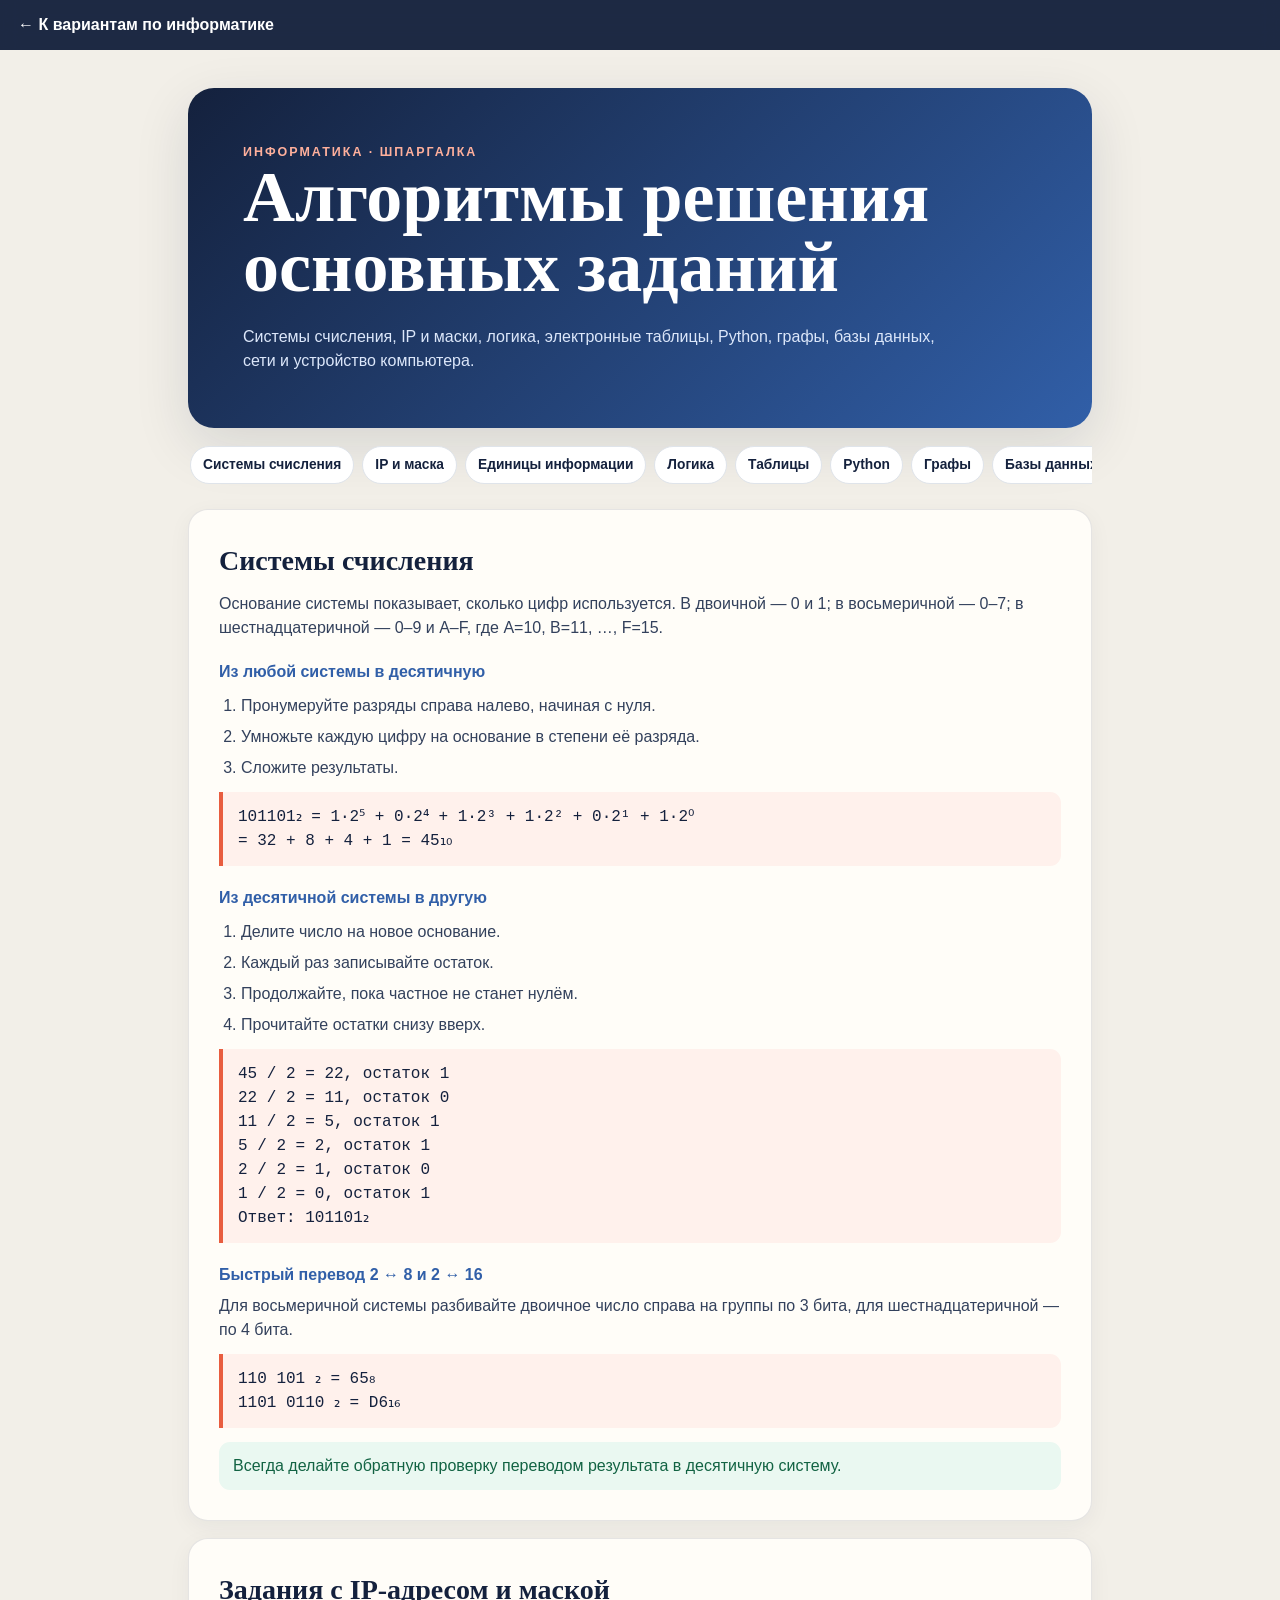
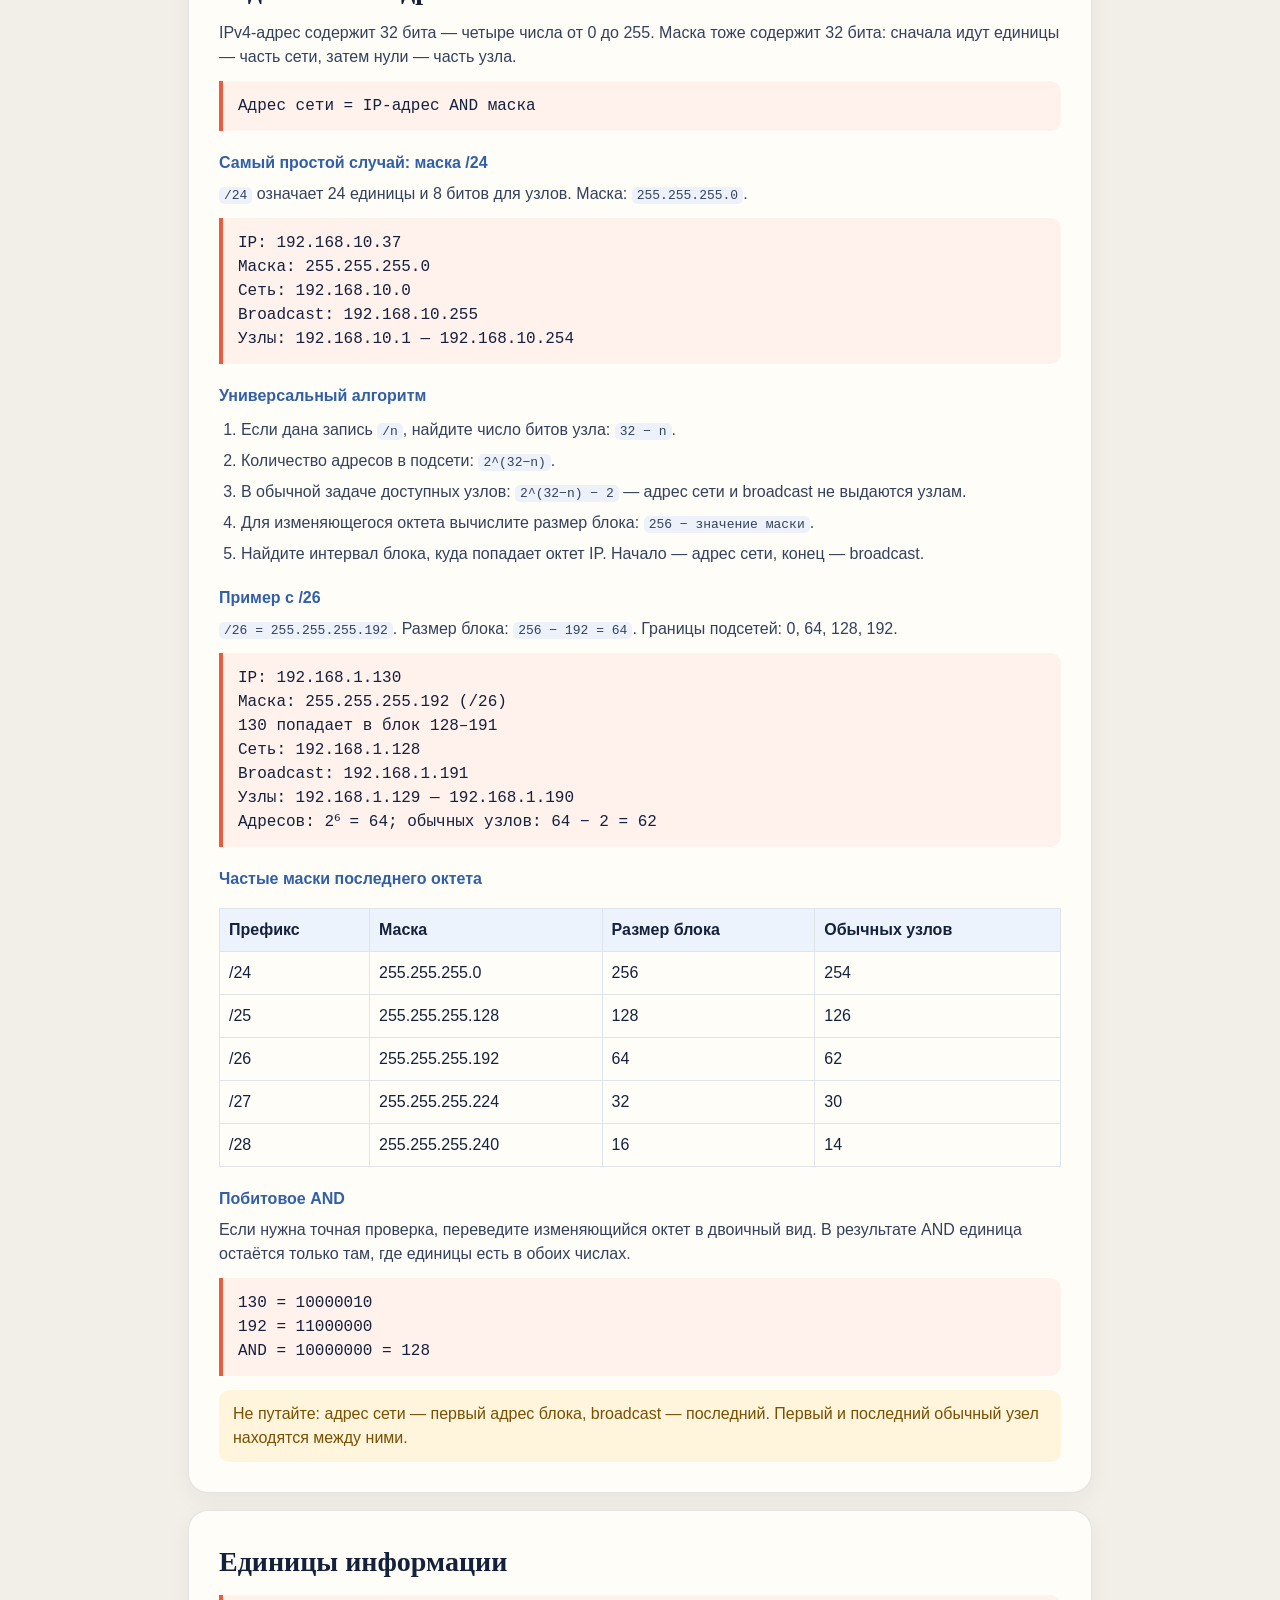
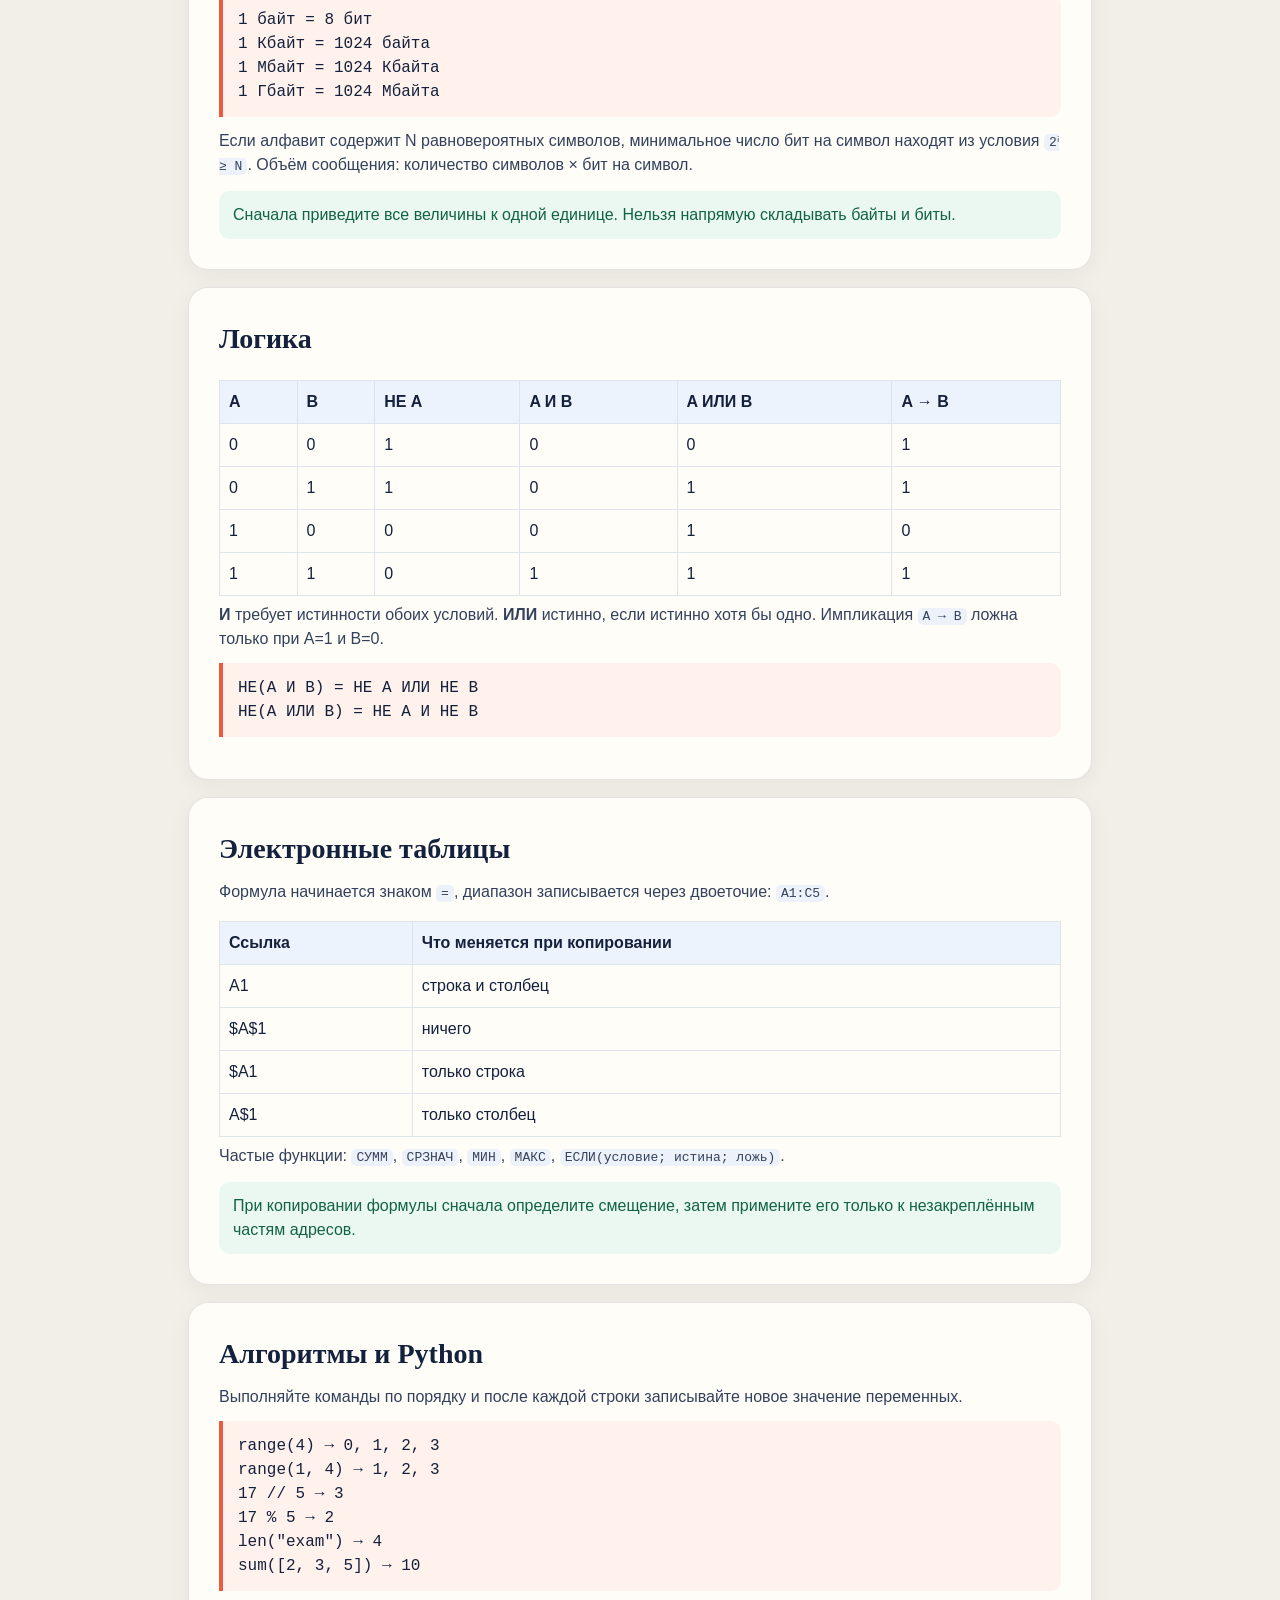
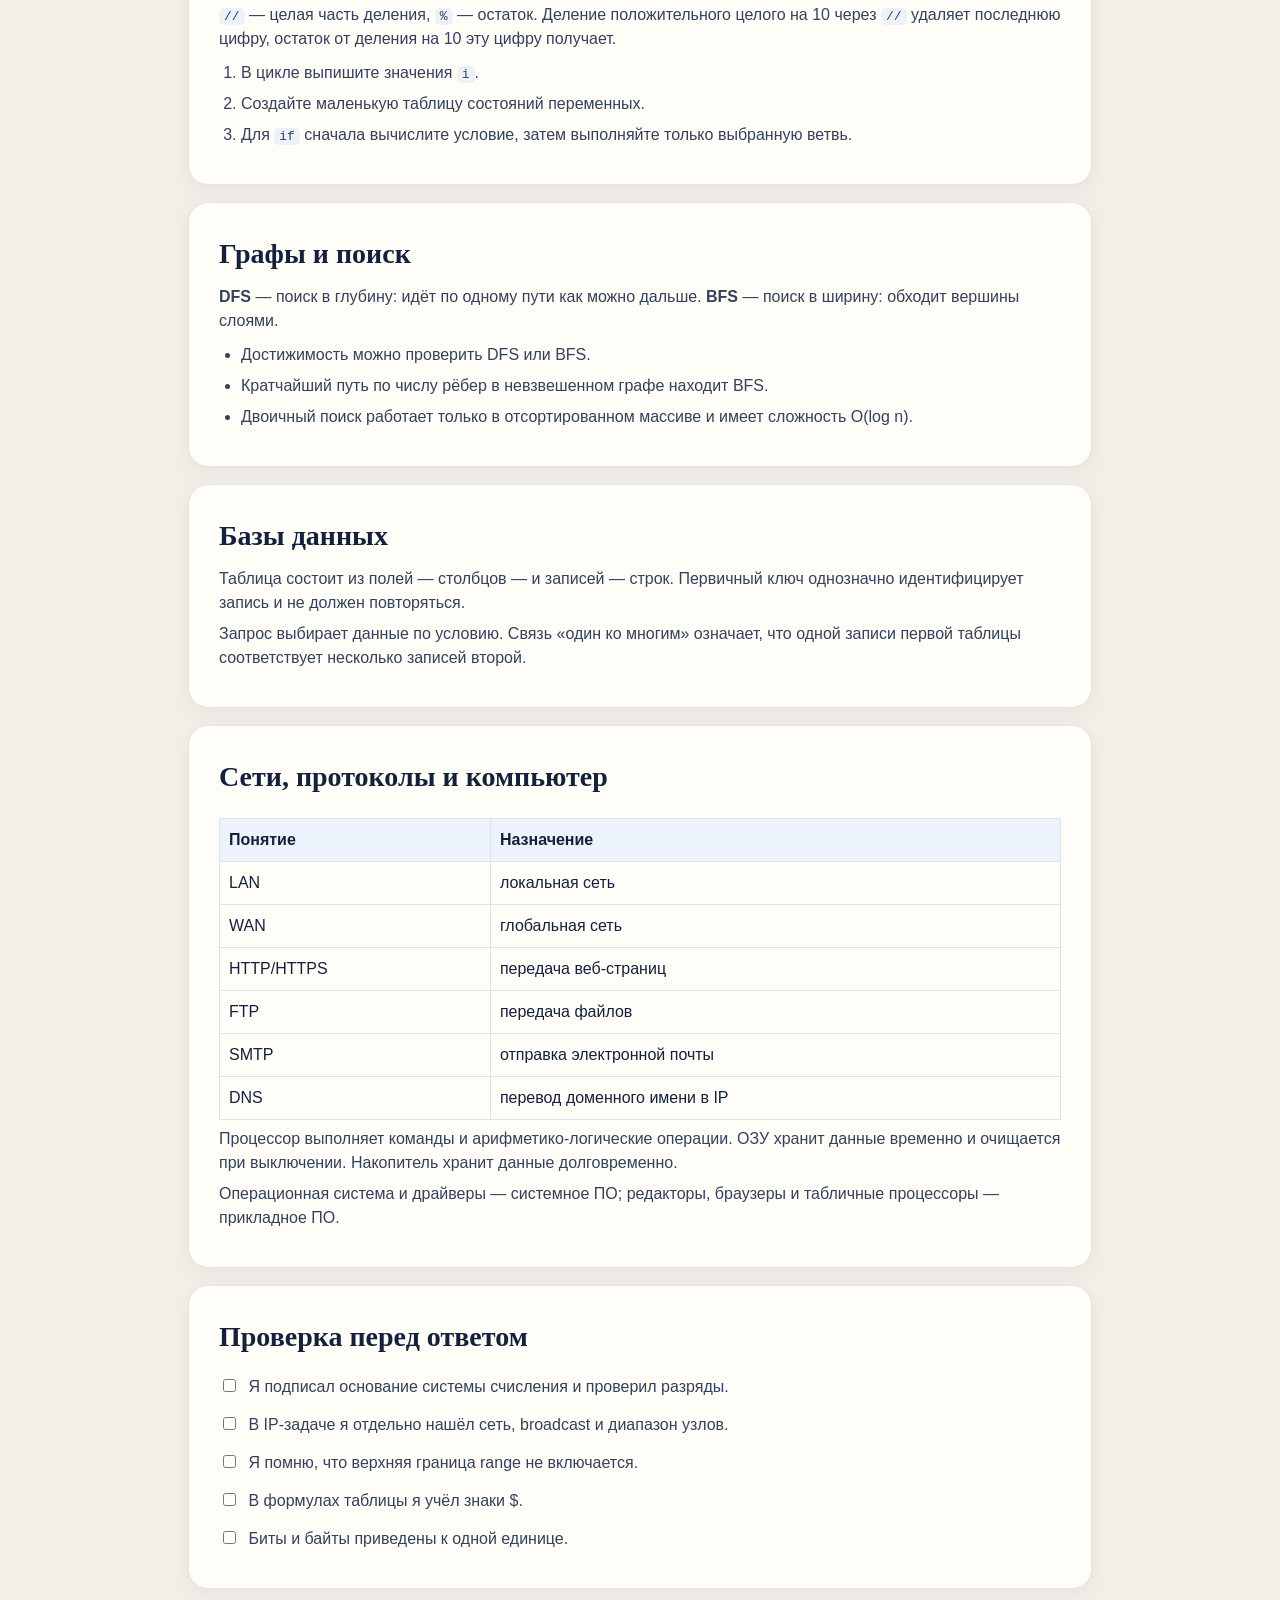
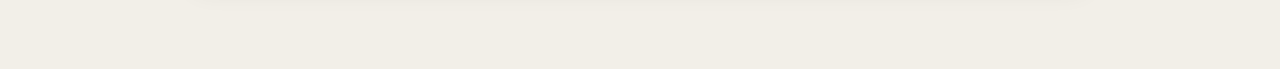
<file: informatics-guide.html>
<!doctype html>
<html lang="ru">
<head>
  <meta charset="utf-8">
  <meta name="viewport" content="width=device-width,initial-scale=1,viewport-fit=cover">
  <meta name="theme-color" content="#14213d">
  <title>Краткая методичка по информатике</title>
  <link rel="stylesheet" href="styles.css">
  <style>
    body{background:#f2efe8}.guide-top{position:sticky;top:0;z-index:5;background:rgba(20,33,61,.96);backdrop-filter:blur(10px);padding:13px 18px}.guide-top a{color:#fff;text-decoration:none;font-weight:800}.guide-wrap{width:min(940px,100%);margin:auto;padding:38px 18px 80px}.guide-hero{background:linear-gradient(135deg,#14213d,#315fa8);color:#fff;border-radius:26px;padding:clamp(26px,6vw,55px);box-shadow:var(--shadow)}.guide-hero h1{max-width:760px;font-size:clamp(2.15rem,7vw,4.5rem)}.guide-hero p{max-width:720px;margin:0;color:#dce7fa}.guide-nav{display:flex;gap:8px;overflow:auto;padding:18px 2px 8px;scrollbar-width:none}.guide-nav a{flex:0 0 auto;padding:8px 12px;background:#fff;border:1px solid var(--line);border-radius:999px;color:var(--ink);text-decoration:none;font-size:.86rem;font-weight:750}.guide-card{scroll-margin-top:74px;background:var(--paper);border:1px solid rgba(20,33,61,.11);border-radius:20px;padding:clamp(20px,4vw,30px);margin-top:17px;box-shadow:0 6px 22px rgba(20,33,61,.05)}.guide-card h2{font-family:Georgia,serif;font-size:1.75rem;margin:0 0 10px}.guide-card h3{font-size:1rem;margin:20px 0 7px;color:var(--blue)}.guide-card p{margin:7px 0;color:#33415c}.formula{margin:12px 0;padding:13px 15px;border-left:4px solid var(--accent);border-radius:0 11px 11px 0;background:#fff1ec;font-family:Consolas,monospace;font-size:1rem;white-space:pre-line}.steps{margin:10px 0 0;padding-left:22px;color:#33415c}.steps li{margin:7px 0}.tip{margin-top:14px;padding:12px 14px;border-radius:11px;background:var(--good-bg);color:#126343}.warning{margin-top:14px;padding:12px 14px;border-radius:11px;background:#fff4dc;color:#785000}.table-wrap{overflow:auto}.values{width:100%;border-collapse:collapse;margin-top:10px;text-align:left}.values th,.values td{padding:9px;border:1px solid var(--line);white-space:nowrap}.values th{background:#edf3fc}.checklist label{display:block;padding:7px 0;color:#33415c}.checklist input{margin-right:8px;accent-color:var(--accent)}code{background:#edf2fa;border-radius:5px;padding:1px 5px}@media(max-width:600px){.guide-wrap{padding-top:22px}.guide-hero{border-radius:20px}.guide-card{border-radius:16px}.guide-card h2{font-size:1.5rem}.values th,.values td{padding:7px}}
  </style>
</head>
<body>
  <header class="guide-top"><a href="index.html#informatics">← К вариантам по информатике</a></header>
  <main class="guide-wrap">
    <section class="guide-hero"><p class="eyebrow" style="color:#ffb09c">Информатика · шпаргалка</p><h1>Алгоритмы решения основных заданий</h1><p>Системы счисления, IP и маски, логика, электронные таблицы, Python, графы, базы данных, сети и устройство компьютера.</p></section>
    <nav class="guide-nav" aria-label="Темы"><a href="#numbers">Системы счисления</a><a href="#ip">IP и маска</a><a href="#units">Единицы информации</a><a href="#logic">Логика</a><a href="#sheets">Таблицы</a><a href="#python">Python</a><a href="#graphs">Графы</a><a href="#databases">Базы данных</a><a href="#networks">Сети</a></nav>

    <section class="guide-card" id="numbers">
      <h2>Системы счисления</h2>
      <p>Основание системы показывает, сколько цифр используется. В двоичной — 0 и 1; в восьмеричной — 0–7; в шестнадцатеричной — 0–9 и A–F, где A=10, B=11, …, F=15.</p>
      <h3>Из любой системы в десятичную</h3>
      <ol class="steps"><li>Пронумеруйте разряды справа налево, начиная с нуля.</li><li>Умножьте каждую цифру на основание в степени её разряда.</li><li>Сложите результаты.</li></ol>
      <div class="formula">101101₂ = 1·2⁵ + 0·2⁴ + 1·2³ + 1·2² + 0·2¹ + 1·2⁰
= 32 + 8 + 4 + 1 = 45₁₀</div>
      <h3>Из десятичной системы в другую</h3>
      <ol class="steps"><li>Делите число на новое основание.</li><li>Каждый раз записывайте остаток.</li><li>Продолжайте, пока частное не станет нулём.</li><li>Прочитайте остатки снизу вверх.</li></ol>
      <div class="formula">45 / 2 = 22, остаток 1
22 / 2 = 11, остаток 0
11 / 2 = 5,  остаток 1
5 / 2  = 2,  остаток 1
2 / 2  = 1,  остаток 0
1 / 2  = 0,  остаток 1
Ответ: 101101₂</div>
      <h3>Быстрый перевод 2 ↔ 8 и 2 ↔ 16</h3>
      <p>Для восьмеричной системы разбивайте двоичное число справа на группы по 3 бита, для шестнадцатеричной — по 4 бита.</p>
      <div class="formula">110 101 ₂ = 65₈
1101 0110 ₂ = D6₁₆</div>
      <div class="tip">Всегда делайте обратную проверку переводом результата в десятичную систему.</div>
    </section>

    <section class="guide-card" id="ip">
      <h2>Задания с IP-адресом и маской</h2>
      <p>IPv4-адрес содержит 32 бита — четыре числа от 0 до 255. Маска тоже содержит 32 бита: сначала идут единицы — часть сети, затем нули — часть узла.</p>
      <div class="formula">Адрес сети = IP-адрес AND маска</div>
      <h3>Самый простой случай: маска /24</h3>
      <p><code>/24</code> означает 24 единицы и 8 битов для узлов. Маска: <code>255.255.255.0</code>.</p>
      <div class="formula">IP:        192.168.10.37
Маска:     255.255.255.0
Сеть:      192.168.10.0
Broadcast: 192.168.10.255
Узлы:      192.168.10.1 — 192.168.10.254</div>
      <h3>Универсальный алгоритм</h3>
      <ol class="steps"><li>Если дана запись <code>/n</code>, найдите число битов узла: <code>32 − n</code>.</li><li>Количество адресов в подсети: <code>2^(32−n)</code>.</li><li>В обычной задаче доступных узлов: <code>2^(32−n) − 2</code> — адрес сети и broadcast не выдаются узлам.</li><li>Для изменяющегося октета вычислите размер блока: <code>256 − значение маски</code>.</li><li>Найдите интервал блока, куда попадает октет IP. Начало — адрес сети, конец — broadcast.</li></ol>
      <h3>Пример с /26</h3>
      <p><code>/26 = 255.255.255.192</code>. Размер блока: <code>256 − 192 = 64</code>. Границы подсетей: 0, 64, 128, 192.</p>
      <div class="formula">IP:        192.168.1.130
Маска:     255.255.255.192 (/26)
130 попадает в блок 128–191
Сеть:      192.168.1.128
Broadcast: 192.168.1.191
Узлы:      192.168.1.129 — 192.168.1.190
Адресов:   2⁶ = 64; обычных узлов: 64 − 2 = 62</div>
      <h3>Частые маски последнего октета</h3>
      <div class="table-wrap"><table class="values"><tr><th>Префикс</th><th>Маска</th><th>Размер блока</th><th>Обычных узлов</th></tr><tr><td>/24</td><td>255.255.255.0</td><td>256</td><td>254</td></tr><tr><td>/25</td><td>255.255.255.128</td><td>128</td><td>126</td></tr><tr><td>/26</td><td>255.255.255.192</td><td>64</td><td>62</td></tr><tr><td>/27</td><td>255.255.255.224</td><td>32</td><td>30</td></tr><tr><td>/28</td><td>255.255.255.240</td><td>16</td><td>14</td></tr></table></div>
      <h3>Побитовое AND</h3>
      <p>Если нужна точная проверка, переведите изменяющийся октет в двоичный вид. В результате AND единица остаётся только там, где единицы есть в обоих числах.</p>
      <div class="formula">130 = 10000010
192 = 11000000
AND = 10000000 = 128</div>
      <div class="warning">Не путайте: адрес сети — первый адрес блока, broadcast — последний. Первый и последний обычный узел находятся между ними.</div>
    </section>

    <section class="guide-card" id="units">
      <h2>Единицы информации</h2>
      <div class="formula">1 байт = 8 бит
1 Кбайт = 1024 байта
1 Мбайт = 1024 Кбайта
1 Гбайт = 1024 Мбайта</div>
      <p>Если алфавит содержит N равновероятных символов, минимальное число бит на символ находят из условия <code>2ⁱ ≥ N</code>. Объём сообщения: количество символов × бит на символ.</p>
      <div class="tip">Сначала приведите все величины к одной единице. Нельзя напрямую складывать байты и биты.</div>
    </section>

    <section class="guide-card" id="logic">
      <h2>Логика</h2>
      <div class="table-wrap"><table class="values"><tr><th>A</th><th>B</th><th>НЕ A</th><th>A И B</th><th>A ИЛИ B</th><th>A → B</th></tr><tr><td>0</td><td>0</td><td>1</td><td>0</td><td>0</td><td>1</td></tr><tr><td>0</td><td>1</td><td>1</td><td>0</td><td>1</td><td>1</td></tr><tr><td>1</td><td>0</td><td>0</td><td>0</td><td>1</td><td>0</td></tr><tr><td>1</td><td>1</td><td>0</td><td>1</td><td>1</td><td>1</td></tr></table></div>
      <p><strong>И</strong> требует истинности обоих условий. <strong>ИЛИ</strong> истинно, если истинно хотя бы одно. Импликация <code>A → B</code> ложна только при A=1 и B=0.</p>
      <div class="formula">НЕ(A И B) = НЕ A ИЛИ НЕ B
НЕ(A ИЛИ B) = НЕ A И НЕ B</div>
    </section>

    <section class="guide-card" id="sheets">
      <h2>Электронные таблицы</h2>
      <p>Формула начинается знаком <code>=</code>, диапазон записывается через двоеточие: <code>A1:C5</code>.</p>
      <div class="table-wrap"><table class="values"><tr><th>Ссылка</th><th>Что меняется при копировании</th></tr><tr><td>A1</td><td>строка и столбец</td></tr><tr><td>$A$1</td><td>ничего</td></tr><tr><td>$A1</td><td>только строка</td></tr><tr><td>A$1</td><td>только столбец</td></tr></table></div>
      <p>Частые функции: <code>СУММ</code>, <code>СРЗНАЧ</code>, <code>МИН</code>, <code>МАКС</code>, <code>ЕСЛИ(условие; истина; ложь)</code>.</p>
      <div class="tip">При копировании формулы сначала определите смещение, затем примените его только к незакреплённым частям адресов.</div>
    </section>

    <section class="guide-card" id="python">
      <h2>Алгоритмы и Python</h2>
      <p>Выполняйте команды по порядку и после каждой строки записывайте новое значение переменных.</p>
      <div class="formula">range(4) → 0, 1, 2, 3
range(1, 4) → 1, 2, 3
17 // 5 → 3
17 % 5 → 2
len("exam") → 4
sum([2, 3, 5]) → 10</div>
      <p><code>//</code> — целая часть деления, <code>%</code> — остаток. Деление положительного целого на 10 через <code>//</code> удаляет последнюю цифру, остаток от деления на 10 эту цифру получает.</p>
      <ol class="steps"><li>В цикле выпишите значения <code>i</code>.</li><li>Создайте маленькую таблицу состояний переменных.</li><li>Для <code>if</code> сначала вычислите условие, затем выполняйте только выбранную ветвь.</li></ol>
    </section>

    <section class="guide-card" id="graphs">
      <h2>Графы и поиск</h2>
      <p><strong>DFS</strong> — поиск в глубину: идёт по одному пути как можно дальше. <strong>BFS</strong> — поиск в ширину: обходит вершины слоями.</p>
      <ul class="steps"><li>Достижимость можно проверить DFS или BFS.</li><li>Кратчайший путь по числу рёбер в невзвешенном графе находит BFS.</li><li>Двоичный поиск работает только в отсортированном массиве и имеет сложность O(log n).</li></ul>
    </section>

    <section class="guide-card" id="databases">
      <h2>Базы данных</h2>
      <p>Таблица состоит из полей — столбцов — и записей — строк. Первичный ключ однозначно идентифицирует запись и не должен повторяться.</p>
      <p>Запрос выбирает данные по условию. Связь «один ко многим» означает, что одной записи первой таблицы соответствует несколько записей второй.</p>
    </section>

    <section class="guide-card" id="networks">
      <h2>Сети, протоколы и компьютер</h2>
      <div class="table-wrap"><table class="values"><tr><th>Понятие</th><th>Назначение</th></tr><tr><td>LAN</td><td>локальная сеть</td></tr><tr><td>WAN</td><td>глобальная сеть</td></tr><tr><td>HTTP/HTTPS</td><td>передача веб-страниц</td></tr><tr><td>FTP</td><td>передача файлов</td></tr><tr><td>SMTP</td><td>отправка электронной почты</td></tr><tr><td>DNS</td><td>перевод доменного имени в IP</td></tr></table></div>
      <p>Процессор выполняет команды и арифметико-логические операции. ОЗУ хранит данные временно и очищается при выключении. Накопитель хранит данные долговременно.</p>
      <p>Операционная система и драйверы — системное ПО; редакторы, браузеры и табличные процессоры — прикладное ПО.</p>
    </section>

    <section class="guide-card checklist"><h2>Проверка перед ответом</h2><label><input type="checkbox"> Я подписал основание системы счисления и проверил разряды.</label><label><input type="checkbox"> В IP-задаче я отдельно нашёл сеть, broadcast и диапазон узлов.</label><label><input type="checkbox"> Я помню, что верхняя граница range не включается.</label><label><input type="checkbox"> В формулах таблицы я учёл знаки $.</label><label><input type="checkbox"> Биты и байты приведены к одной единице.</label></section>
  </main>
</body>
</html>
</file>
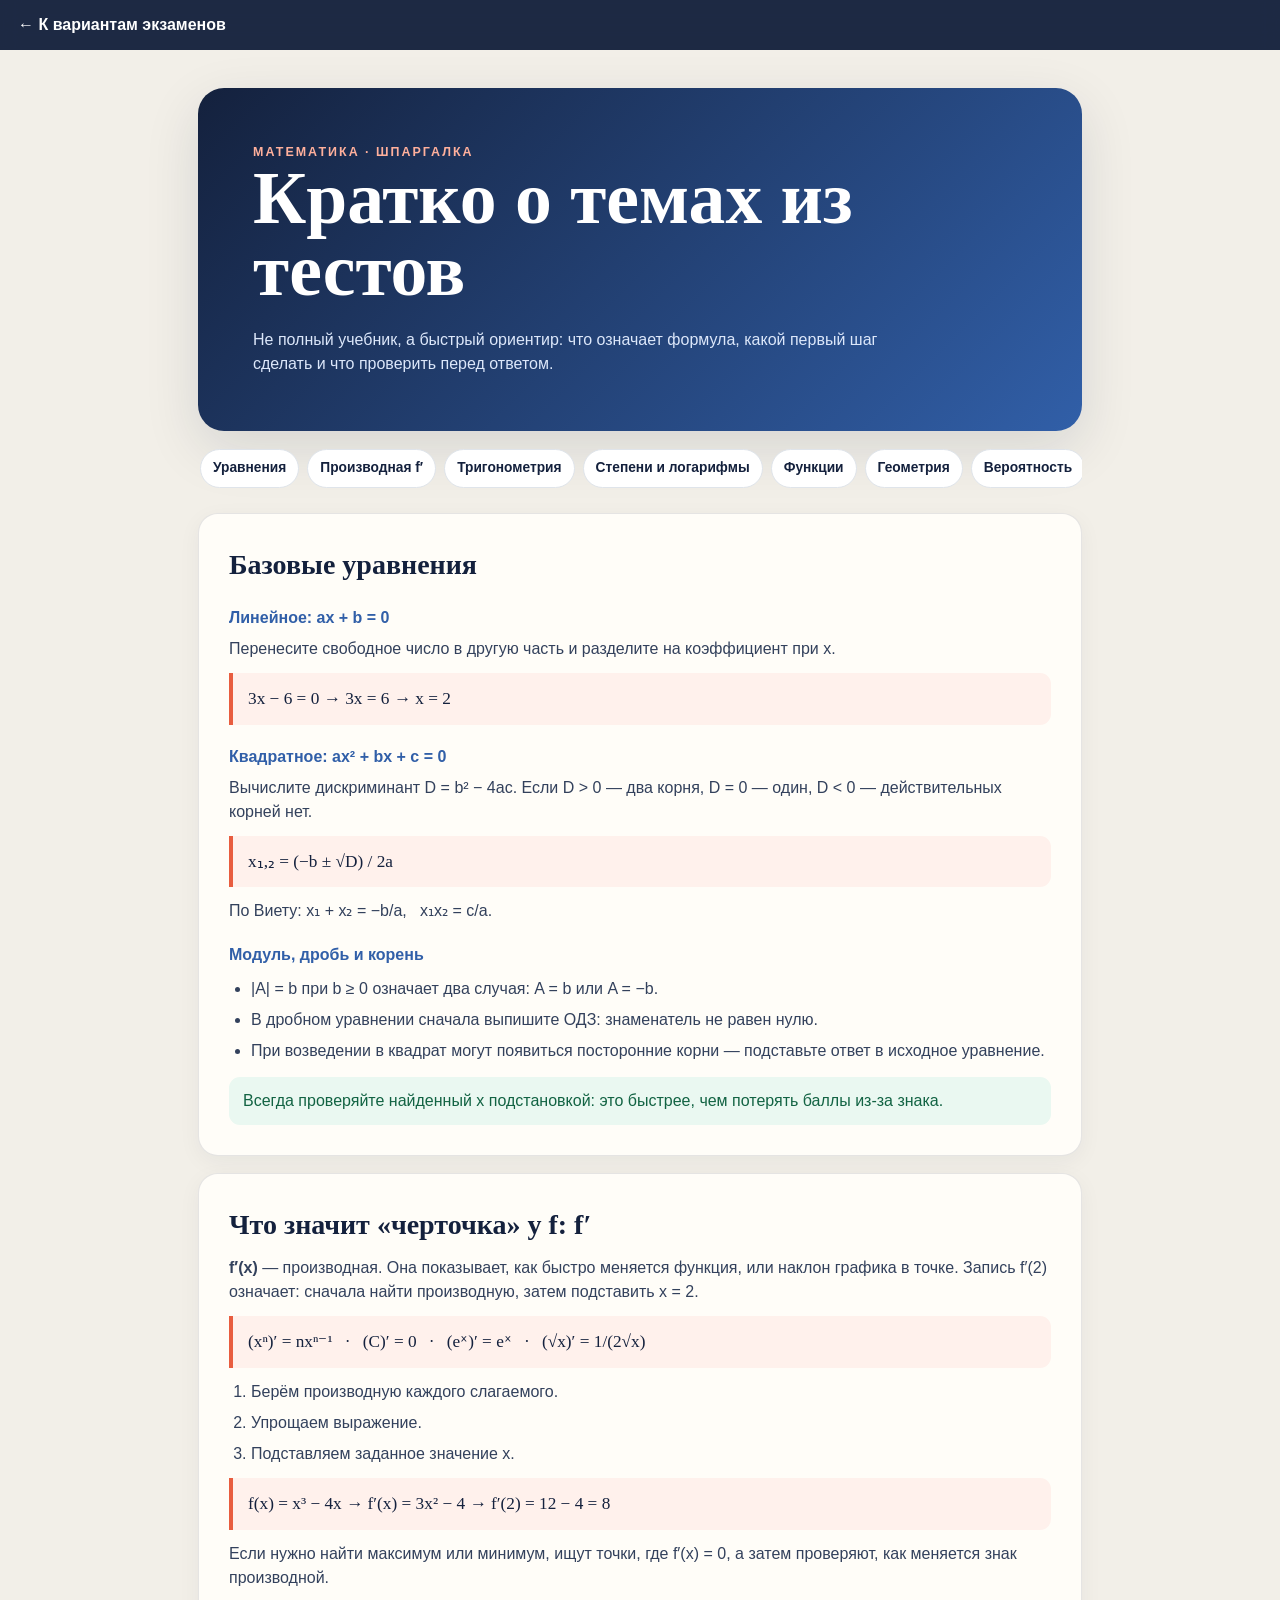
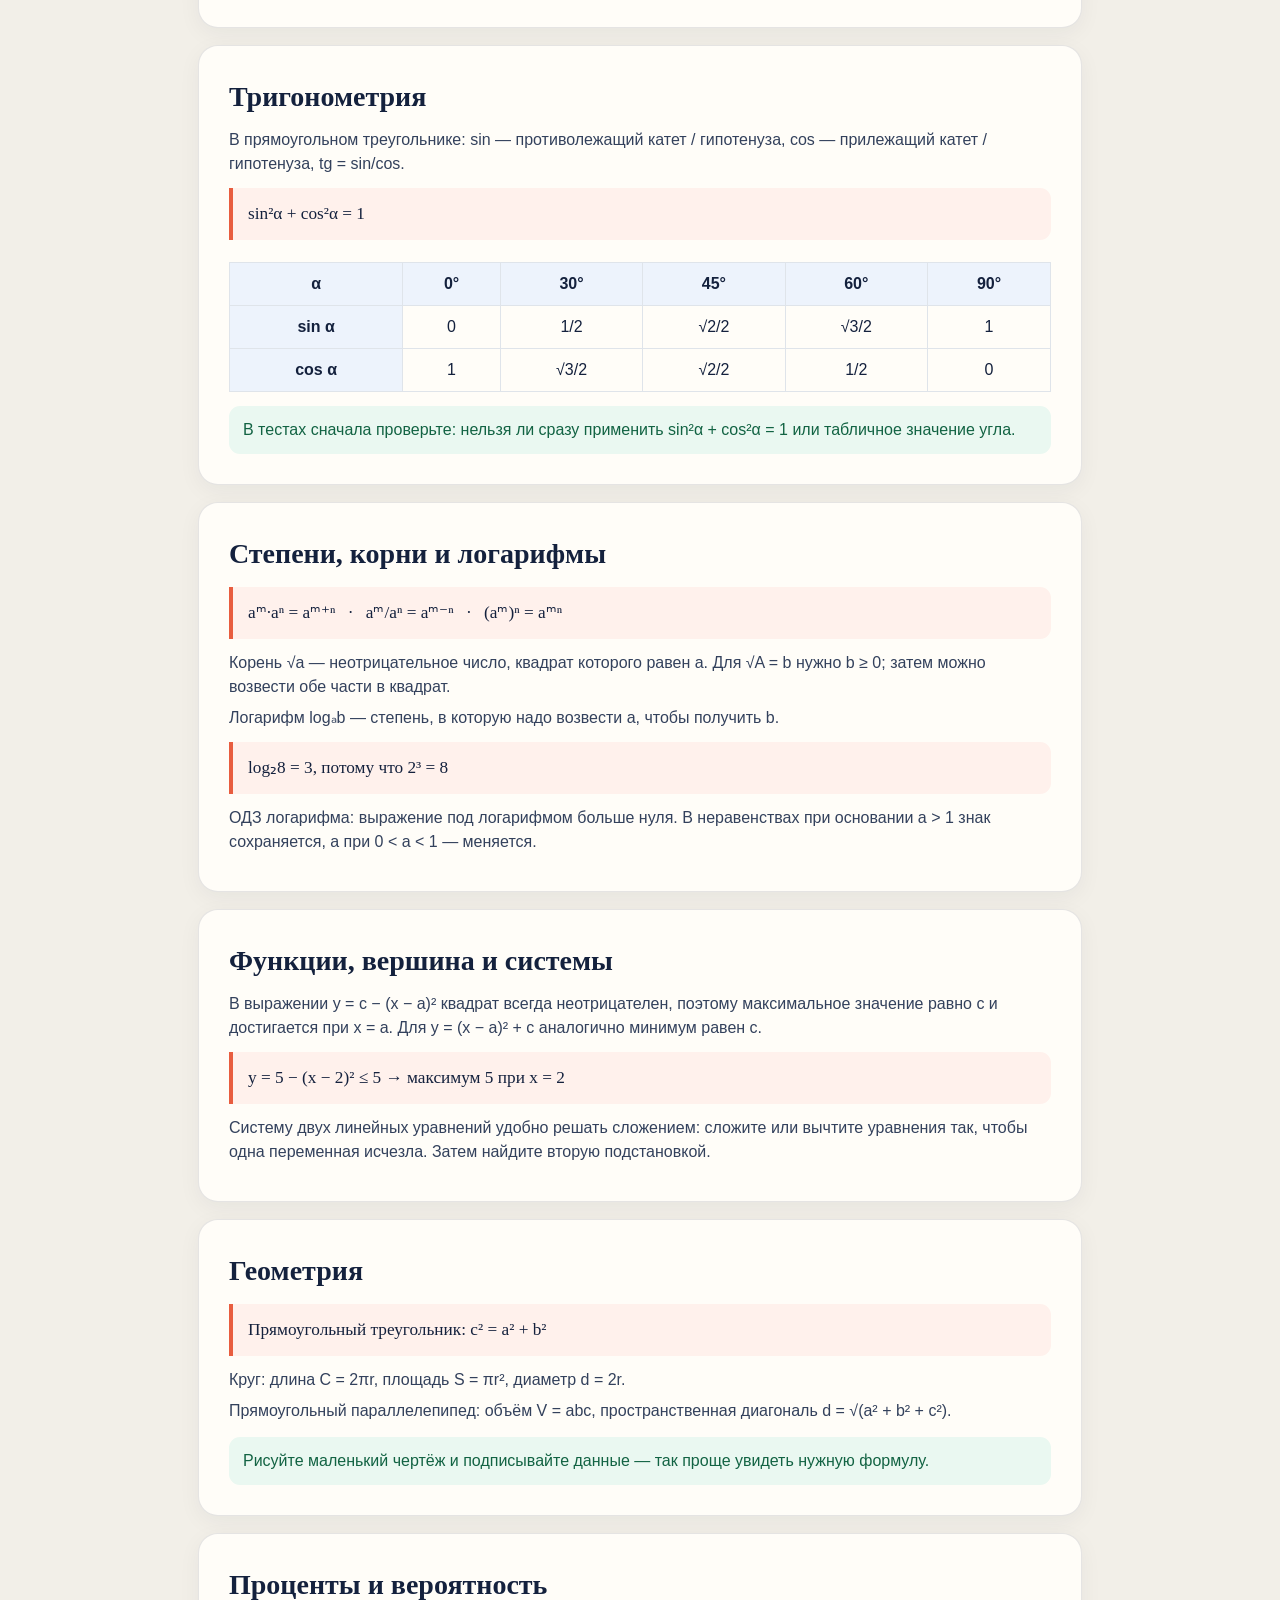
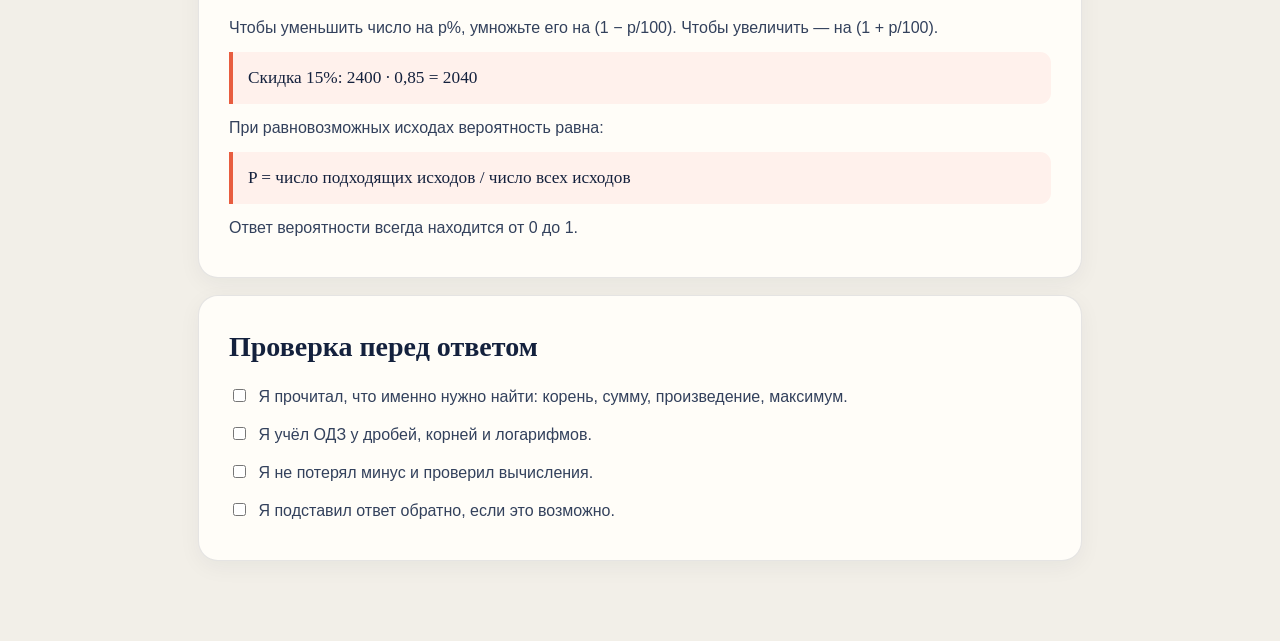
<file: math-guide.html>
<!doctype html>
<html lang="ru">
<head>
  <meta charset="utf-8">
  <meta name="viewport" content="width=device-width,initial-scale=1,viewport-fit=cover">
  <meta name="theme-color" content="#14213d">
  <title>Краткая методичка по математике</title>
  <link rel="stylesheet" href="styles.css">
  <style>
    body{background:#f2efe8}.guide-top{position:sticky;top:0;z-index:5;background:rgba(20,33,61,.96);backdrop-filter:blur(10px);padding:13px 18px}.guide-top a{color:#fff;text-decoration:none;font-weight:800}.guide-wrap{width:min(920px,100%);margin:auto;padding:38px 18px 80px}.guide-hero{background:linear-gradient(135deg,#14213d,#315fa8);color:#fff;border-radius:26px;padding:clamp(26px,6vw,55px);box-shadow:var(--shadow)}.guide-hero h1{max-width:720px;font-size:clamp(2.2rem,7vw,4.6rem)}.guide-hero p{max-width:680px;margin:0;color:#dce7fa}.guide-nav{display:flex;gap:8px;overflow:auto;padding:18px 2px 8px;scrollbar-width:none}.guide-nav a{flex:0 0 auto;padding:8px 12px;background:#fff;border:1px solid var(--line);border-radius:999px;color:var(--ink);text-decoration:none;font-size:.86rem;font-weight:750}.guide-card{scroll-margin-top:74px;background:var(--paper);border:1px solid rgba(20,33,61,.11);border-radius:20px;padding:clamp(20px,4vw,30px);margin-top:17px;box-shadow:0 6px 22px rgba(20,33,61,.05)}.guide-card h2{font-family:Georgia,serif;font-size:1.75rem;margin:0 0 10px}.guide-card h3{font-size:1rem;margin:20px 0 7px;color:var(--blue)}.guide-card p{margin:7px 0;color:#33415c}.formula{margin:12px 0;padding:13px 15px;border-left:4px solid var(--accent);border-radius:0 11px 11px 0;background:#fff1ec;font-family:Georgia,serif;font-size:1.08rem}.steps{margin:10px 0 0;padding-left:22px;color:#33415c}.steps li{margin:7px 0}.tip{margin-top:14px;padding:12px 14px;border-radius:11px;background:var(--good-bg);color:#126343}.table-wrap{overflow:auto}.values{width:100%;border-collapse:collapse;margin-top:10px;text-align:center}.values th,.values td{padding:9px;border:1px solid var(--line);white-space:nowrap}.values th{background:#edf3fc}.checklist label{display:block;padding:7px 0;color:#33415c}.checklist input{margin-right:8px;accent-color:var(--accent)}@media(max-width:600px){.guide-wrap{padding-top:22px}.guide-hero{border-radius:20px}.guide-card{border-radius:16px}.guide-card h2{font-size:1.5rem}}
  </style>
</head>
<body>
  <header class="guide-top"><a href="other-exams.html">← К вариантам экзаменов</a></header>
  <main class="guide-wrap">
    <section class="guide-hero"><p class="eyebrow" style="color:#ffb09c">Математика · шпаргалка</p><h1>Кратко о темах из тестов</h1><p>Не полный учебник, а быстрый ориентир: что означает формула, какой первый шаг сделать и что проверить перед ответом.</p></section>
    <nav class="guide-nav" aria-label="Темы"><a href="#equations">Уравнения</a><a href="#derivative">Производная f′</a><a href="#trigonometry">Тригонометрия</a><a href="#powers">Степени и логарифмы</a><a href="#functions">Функции</a><a href="#geometry">Геометрия</a><a href="#probability">Вероятность</a></nav>

    <section class="guide-card" id="equations"><h2>Базовые уравнения</h2><h3>Линейное: ax + b = 0</h3><p>Перенесите свободное число в другую часть и разделите на коэффициент при x.</p><div class="formula">3x − 6 = 0 → 3x = 6 → x = 2</div><h3>Квадратное: ax² + bx + c = 0</h3><p>Вычислите дискриминант D = b² − 4ac. Если D &gt; 0 — два корня, D = 0 — один, D &lt; 0 — действительных корней нет.</p><div class="formula">x₁,₂ = (−b ± √D) / 2a</div><p>По Виету: x₁ + x₂ = −b/a, &nbsp; x₁x₂ = c/a.</p><h3>Модуль, дробь и корень</h3><ul class="steps"><li>|A| = b при b ≥ 0 означает два случая: A = b или A = −b.</li><li>В дробном уравнении сначала выпишите ОДЗ: знаменатель не равен нулю.</li><li>При возведении в квадрат могут появиться посторонние корни — подставьте ответ в исходное уравнение.</li></ul><div class="tip">Всегда проверяйте найденный x подстановкой: это быстрее, чем потерять баллы из-за знака.</div></section>

    <section class="guide-card" id="derivative"><h2>Что значит «черточка» у f: f′</h2><p><strong>f′(x)</strong> — производная. Она показывает, как быстро меняется функция, или наклон графика в точке. Запись f′(2) означает: сначала найти производную, затем подставить x = 2.</p><div class="formula">(xⁿ)′ = nxⁿ⁻¹ &nbsp; · &nbsp; (C)′ = 0 &nbsp; · &nbsp; (eˣ)′ = eˣ &nbsp; · &nbsp; (√x)′ = 1/(2√x)</div><ol class="steps"><li>Берём производную каждого слагаемого.</li><li>Упрощаем выражение.</li><li>Подставляем заданное значение x.</li></ol><div class="formula">f(x) = x³ − 4x → f′(x) = 3x² − 4 → f′(2) = 12 − 4 = 8</div><p>Если нужно найти максимум или минимум, ищут точки, где f′(x) = 0, а затем проверяют, как меняется знак производной.</p></section>

    <section class="guide-card" id="trigonometry"><h2>Тригонометрия</h2><p>В прямоугольном треугольнике: sin — противолежащий катет / гипотенуза, cos — прилежащий катет / гипотенуза, tg = sin/cos.</p><div class="formula">sin²α + cos²α = 1</div><div class="table-wrap"><table class="values"><tr><th>α</th><th>0°</th><th>30°</th><th>45°</th><th>60°</th><th>90°</th></tr><tr><th>sin α</th><td>0</td><td>1/2</td><td>√2/2</td><td>√3/2</td><td>1</td></tr><tr><th>cos α</th><td>1</td><td>√3/2</td><td>√2/2</td><td>1/2</td><td>0</td></tr></table></div><div class="tip">В тестах сначала проверьте: нельзя ли сразу применить sin²α + cos²α = 1 или табличное значение угла.</div></section>

    <section class="guide-card" id="powers"><h2>Степени, корни и логарифмы</h2><div class="formula">aᵐ·aⁿ = aᵐ⁺ⁿ &nbsp; · &nbsp; aᵐ/aⁿ = aᵐ⁻ⁿ &nbsp; · &nbsp; (aᵐ)ⁿ = aᵐⁿ</div><p>Корень √a — неотрицательное число, квадрат которого равен a. Для √A = b нужно b ≥ 0; затем можно возвести обе части в квадрат.</p><p>Логарифм logₐb — степень, в которую надо возвести a, чтобы получить b.</p><div class="formula">log₂8 = 3, потому что 2³ = 8</div><p>ОДЗ логарифма: выражение под логарифмом больше нуля. В неравенствах при основании a &gt; 1 знак сохраняется, а при 0 &lt; a &lt; 1 — меняется.</p></section>

    <section class="guide-card" id="functions"><h2>Функции, вершина и системы</h2><p>В выражении y = c − (x − a)² квадрат всегда неотрицателен, поэтому максимальное значение равно c и достигается при x = a. Для y = (x − a)² + c аналогично минимум равен c.</p><div class="formula">y = 5 − (x − 2)² ≤ 5 → максимум 5 при x = 2</div><p>Систему двух линейных уравнений удобно решать сложением: сложите или вычтите уравнения так, чтобы одна переменная исчезла. Затем найдите вторую подстановкой.</p></section>

    <section class="guide-card" id="geometry"><h2>Геометрия</h2><div class="formula">Прямоугольный треугольник: c² = a² + b²</div><p>Круг: длина C = 2πr, площадь S = πr², диаметр d = 2r.</p><p>Прямоугольный параллелепипед: объём V = abc, пространственная диагональ d = √(a² + b² + c²).</p><div class="tip">Рисуйте маленький чертёж и подписывайте данные — так проще увидеть нужную формулу.</div></section>

    <section class="guide-card" id="probability"><h2>Проценты и вероятность</h2><p>Чтобы уменьшить число на p%, умножьте его на (1 − p/100). Чтобы увеличить — на (1 + p/100).</p><div class="formula">Скидка 15%: 2400 · 0,85 = 2040</div><p>При равновозможных исходах вероятность равна:</p><div class="formula">P = число подходящих исходов / число всех исходов</div><p>Ответ вероятности всегда находится от 0 до 1.</p></section>

    <section class="guide-card checklist"><h2>Проверка перед ответом</h2><label><input type="checkbox"> Я прочитал, что именно нужно найти: корень, сумму, произведение, максимум.</label><label><input type="checkbox"> Я учёл ОДЗ у дробей, корней и логарифмов.</label><label><input type="checkbox"> Я не потерял минус и проверил вычисления.</label><label><input type="checkbox"> Я подставил ответ обратно, если это возможно.</label></section>
  </main>
</body>
</html>
</file>
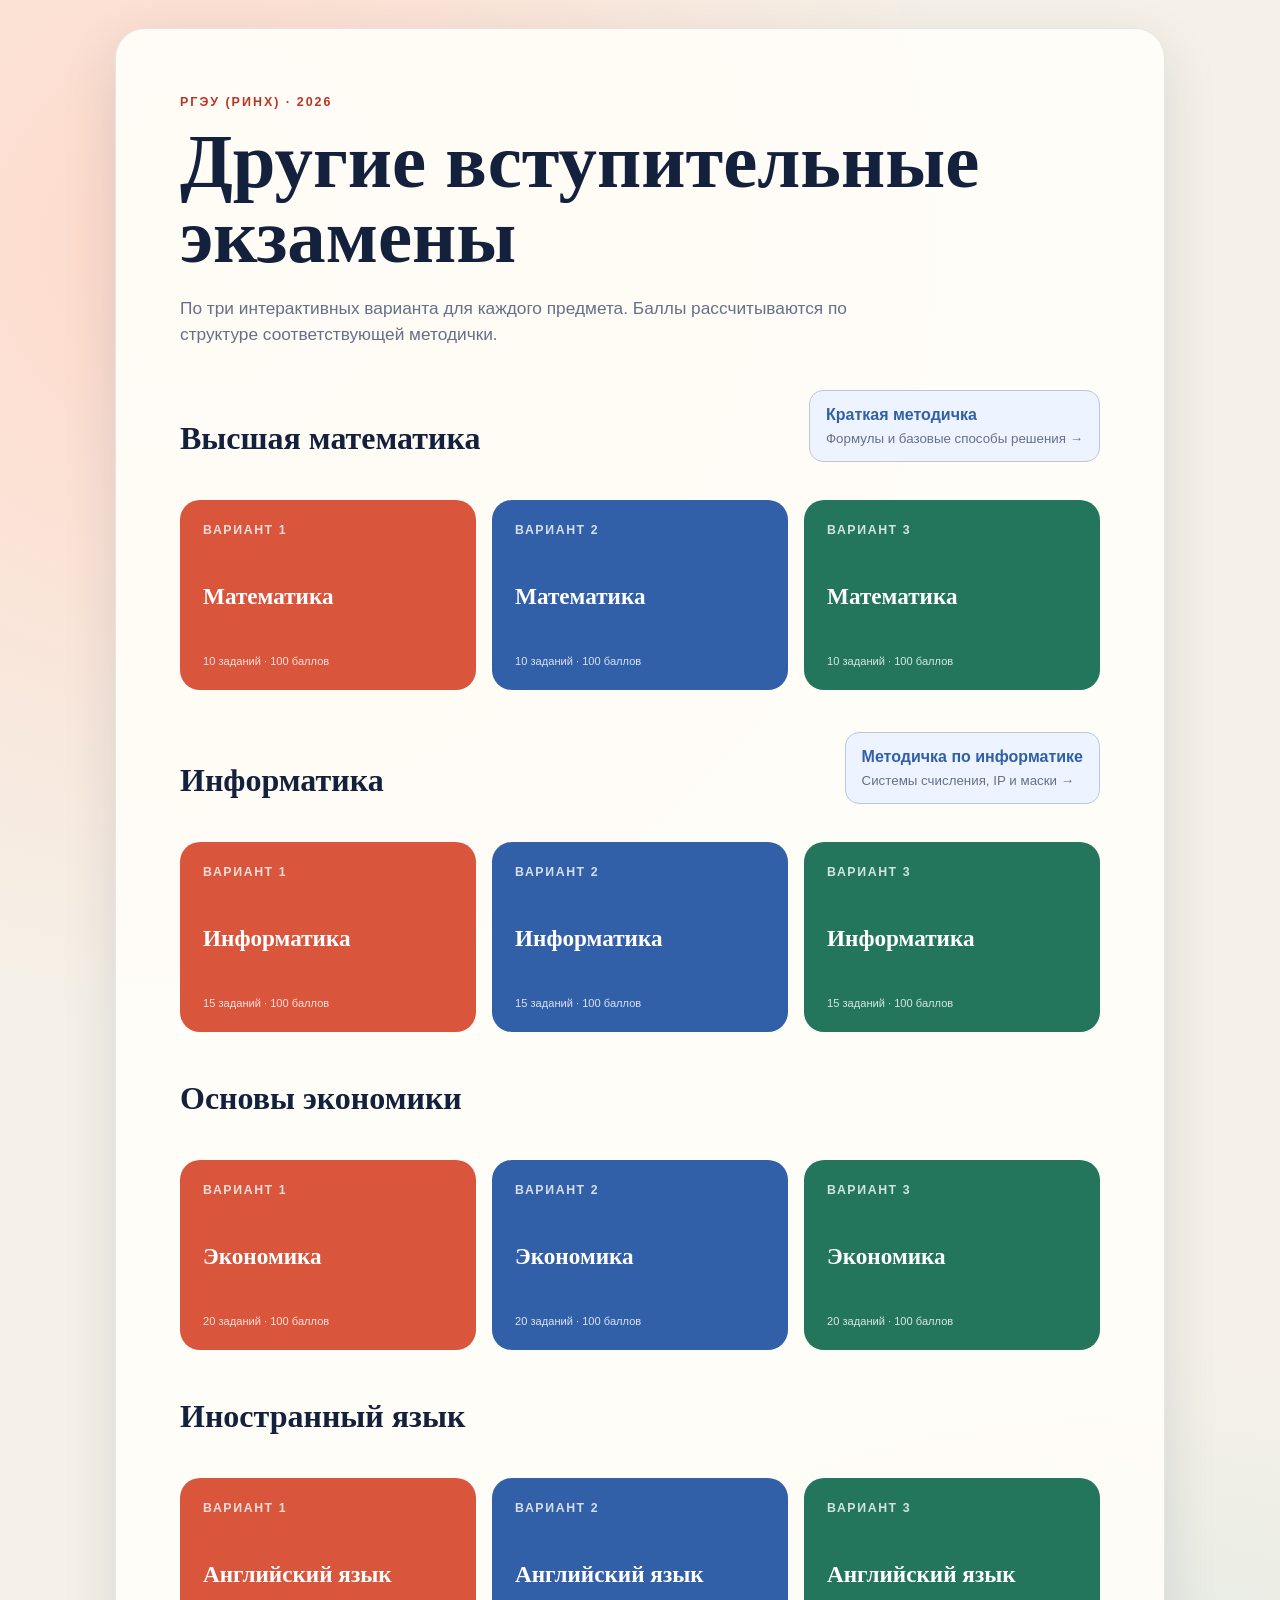
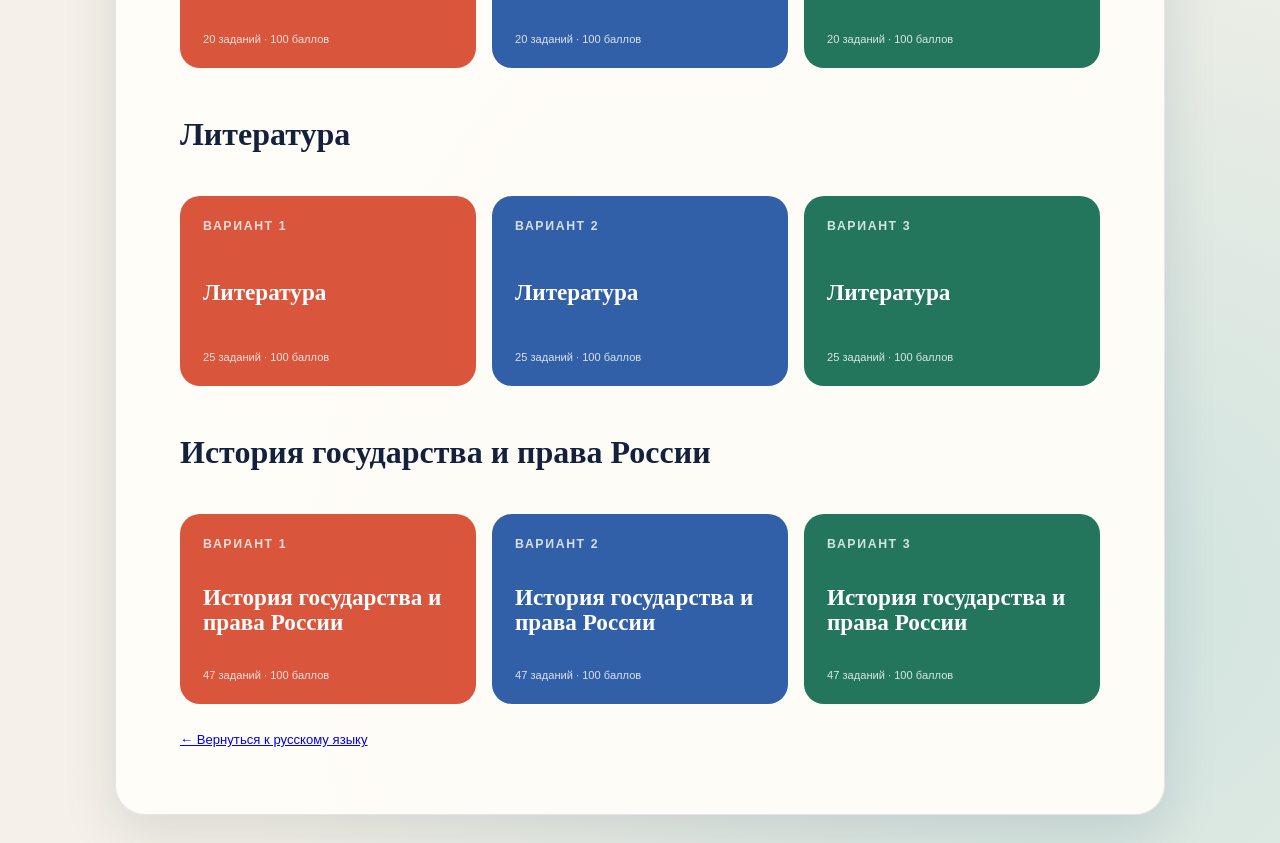
<file: other-exams.html>
<!doctype html><html lang="ru"><head><meta charset="utf-8"><meta name="viewport" content="width=device-width,initial-scale=1,viewport-fit=cover"><meta name="theme-color" content="#14213d"><title>Тренажёры вступительных экзаменов</title><link rel="stylesheet" href="styles.css"><style>.hidden{display:none!important}.variant-link{border:0;text-align:left;cursor:pointer;width:100%}.subject-section{margin-top:42px}.subject-section h2{font-family:Georgia,serif;font-size:2rem;margin:0 0 16px}.home-card{max-width:1120px}.link-button{border:0;background:transparent;padding:0;cursor:pointer;font:inherit}.home{padding:28px}</style></head><body><section id="home-view" class="home"><main class="home-card"><p class="eyebrow">РГЭУ (РИНХ) · 2026</p><h1>Другие вступительные экзамены</h1><p class="lead">По три интерактивных варианта для каждого предмета. Баллы рассчитываются по структуре соответствующей методички.</p><div id="exam-groups"></div><p class="source-note"><a href="index.html">← Вернуться к русскому языку</a></p></main></section><section id="test-view" class="test-page hidden"><header class="topbar"><div class="topbar-inner"><button class="back link-button" id="back-home">← Все предметы</button><span>Время: <span class="timer" id="timer">00:00</span></span></div></header><main class="layout"><section><div class="intro"><p class="eyebrow">Интерактивный тест</p><h1 id="variant-title"></h1><p id="variant-subtitle"></p></div><div id="questions"></div></section><aside class="sidebar"><div class="score-card"><div class="score-label">Текущий результат</div><div class="score-big"><span id="correct">0</span> / <span id="total">0</span></div><div class="points-score">Баллы: <b id="points">0</b> / <span id="total-points">100</span></div><div class="progress-track"><div class="progress-bar" id="progress"></div></div><div class="score-meta">Отвечено: <b id="answered">0</b> из <b id="answered-total">0</b></div><div class="result" id="result"><strong></strong><span></span></div><button class="reset" id="reset">Начать заново</button></div></aside></main></section><script src="other-exams-data.js?v=20260715b"></script><script src="informatics-extra.js?v=20260722a"></script><script src="economics-tests.js"></script><script src="foreign-tests.js"></script><script src="literature-tests.js"></script><script src="state-law-tests.js"></script><script src="other-exams-app.js?v=20260722a"></script></body></html>
</file>
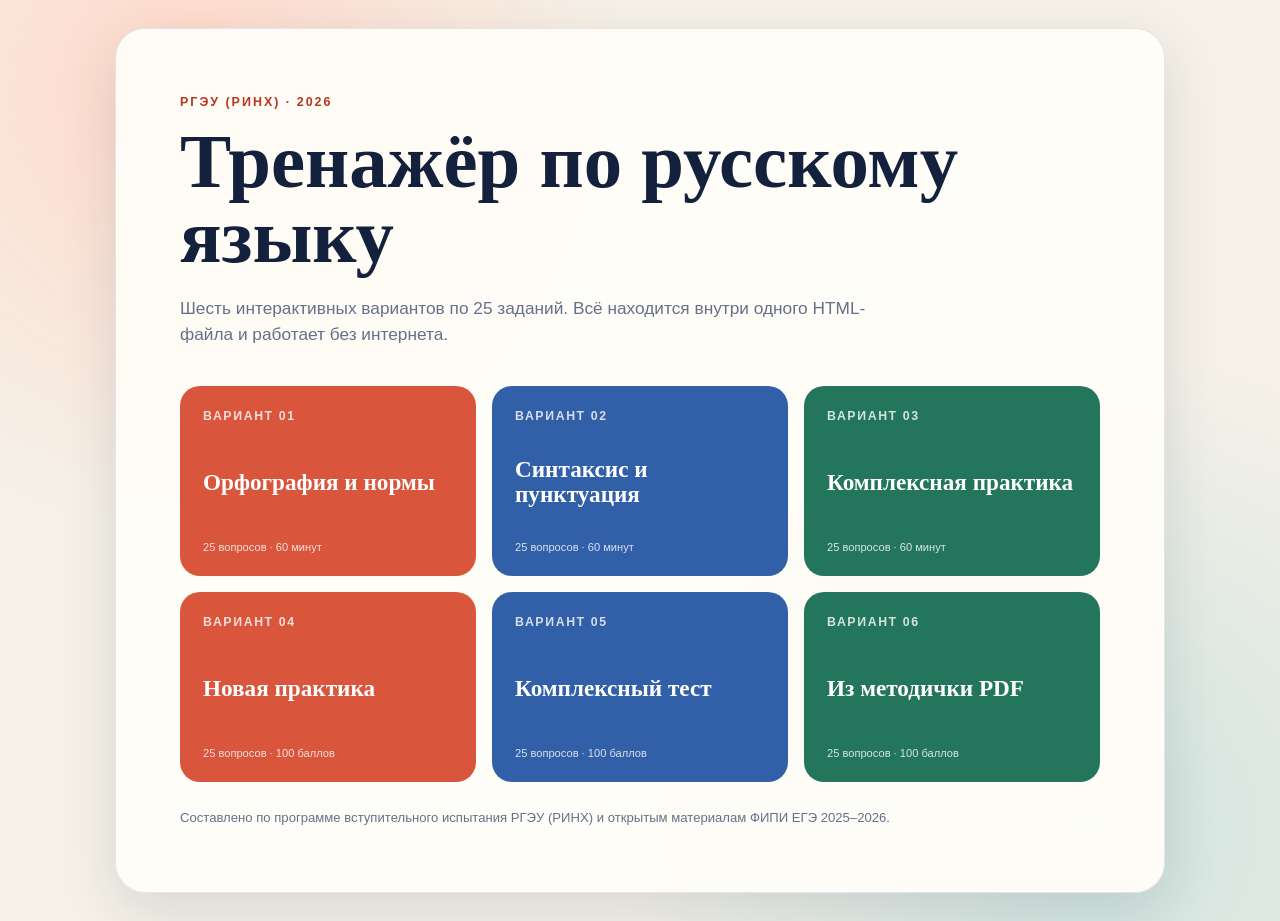
<file: russian-language-tests.html>
<!doctype html>
<html lang="ru">
<head>
<meta charset="utf-8">
<meta name="viewport" content="width=device-width,initial-scale=1">
<title>Тренажёр по русскому языку</title>
<style>
:root{--ink:#14213d;--muted:#657089;--paper:#fffdf8;--line:#dfe4ea;--accent:#e85d3f;--accent-dark:#b93622;--good:#16835b;--good-bg:#eaf8f1;--bad:#c33c32;--bad-bg:#fff0ee;--blue:#315fa8;--shadow:0 18px 55px rgba(20,33,61,.12)}
*{box-sizing:border-box}html{scroll-behavior:smooth}body{margin:0;background:#f2efe8;color:var(--ink);font-family:Inter,Segoe UI,Arial,sans-serif;line-height:1.5}.home{min-height:100vh;display:grid;place-items:center;padding:28px;background:radial-gradient(circle at 15% 10%,#ffd9ca 0,transparent 32%),radial-gradient(circle at 85% 90%,#cfe3df 0,transparent 35%),#f5f1e8}.home-card{width:min(1050px,100%);background:rgba(255,253,248,.94);padding:clamp(28px,5vw,70px);border:1px solid rgba(20,33,61,.1);border-radius:30px;box-shadow:var(--shadow)}.eyebrow{margin:0 0 12px;color:var(--accent-dark);font-size:.78rem;font-weight:800;letter-spacing:.16em;text-transform:uppercase}h1{font-family:Georgia,serif;font-size:clamp(2.3rem,6vw,5rem);line-height:.98;margin:0 0 22px;max-width:800px}.lead{font-size:1.08rem;color:var(--muted);max-width:700px}.variant-grid{display:grid;grid-template-columns:repeat(3,1fr);gap:16px;margin:38px 0 26px}.variant-link{min-height:190px;padding:23px;border-radius:20px;text-decoration:none;color:white;display:flex;flex-direction:column;justify-content:space-between;transition:.2s transform,.2s box-shadow}.variant-link:hover{transform:translateY(-4px);box-shadow:0 14px 32px rgba(20,33,61,.18)}.variant-link span{font-size:.77rem;font-weight:800;letter-spacing:.13em;text-transform:uppercase;opacity:.8}.variant-link strong{font-family:Georgia,serif;font-size:1.45rem;line-height:1.08}.variant-link small{opacity:.82}.coral{background:#d9553c}.blue{background:#315fa8}.green{background:#23765c}.source-note{color:var(--muted);font-size:.82rem;margin-bottom:0}
.test-page{background:linear-gradient(90deg,#f4f0e8 0,#f4f0e8 68%,#ebe7df 68%);min-height:100vh}.topbar{background:var(--ink);color:white;padding:14px 24px}.topbar-inner{max-width:1120px;margin:auto;display:flex;justify-content:space-between;align-items:center;gap:18px}.back{color:white;text-decoration:none;font-weight:700}.timer{font-variant-numeric:tabular-nums;font-weight:800;letter-spacing:.05em}.layout{max-width:1120px;margin:0 auto;display:grid;grid-template-columns:minmax(0,760px) 300px;gap:42px;padding:46px 22px 80px}.intro{margin-bottom:30px}.intro h1{font-size:clamp(2.2rem,5vw,4.3rem);margin-bottom:14px}.intro p{color:var(--muted);max-width:650px}.question{background:var(--paper);border:1px solid rgba(20,33,61,.11);border-radius:20px;padding:25px;margin:0 0 18px;box-shadow:0 6px 22px rgba(20,33,61,.05);scroll-margin-top:18px}.question.answered{border-color:#c8d2d0}.q-head{display:flex;justify-content:space-between;gap:15px;align-items:center;margin-bottom:13px}.q-number{font-weight:900;font-size:1.05rem}.topic{font-size:.72rem;font-weight:800;letter-spacing:.08em;text-transform:uppercase;color:var(--blue);background:#eaf0fb;border-radius:999px;padding:6px 10px}.prompt{font-family:Georgia,serif;font-size:1.13rem;font-weight:700;white-space:pre-line;margin:0 0 17px}.options{display:grid;gap:9px}.option{position:relative;display:flex;align-items:flex-start;gap:12px;border:1px solid var(--line);border-radius:13px;padding:12px 14px;cursor:pointer;background:white;transition:.15s}.option:hover{border-color:#9ba8b7;background:#fafbfc}.option input{margin-top:4px;accent-color:var(--accent)}.option.correct{border-color:var(--good);background:var(--good-bg);color:#0e6847}.option.wrong{border-color:var(--bad);background:var(--bad-bg);color:#9f2b24}.option.locked{cursor:default}.feedback{display:none;margin:14px 0 0;padding:11px 13px;border-radius:11px;font-size:.92rem}.feedback.show{display:block}.feedback.good{background:var(--good-bg);color:#0e6847}.feedback.bad{background:var(--bad-bg);color:#922d26}.score-card{position:sticky;top:24px;background:var(--ink);color:white;border-radius:22px;padding:23px;box-shadow:var(--shadow)}.score-label{font-size:.74rem;letter-spacing:.13em;text-transform:uppercase;opacity:.68}.score-big{font-family:Georgia,serif;font-size:3rem;line-height:1;margin:12px 0}.score-big span{color:#ffb09c}.points-score{font-size:1.03rem;font-weight:800;color:#ffd2c6;margin-top:-3px}.points-score b{color:#ffb09c;font-size:1.3rem}.progress-track{height:7px;background:rgba(255,255,255,.16);border-radius:10px;overflow:hidden;margin:18px 0 10px}.progress-bar{height:100%;width:0;background:#ff9175;transition:.25s}.score-meta{font-size:.88rem;opacity:.78}.result{display:none;margin-top:18px;padding-top:18px;border-top:1px solid rgba(255,255,255,.2)}.result.show{display:block}.result strong{display:block;font-family:Georgia,serif;font-size:1.35rem;margin-bottom:4px}.reset{width:100%;border:0;border-radius:12px;padding:12px;margin-top:18px;background:white;color:var(--ink);font-weight:800;cursor:pointer}.reset:hover{background:#f0ede6}.legend{margin-top:18px;font-size:.8rem;opacity:.72}.legend div{margin-top:6px}.dot{display:inline-block;width:8px;height:8px;border-radius:50%;margin-right:7px}.dot.good{background:#59d6a5}.dot.bad{background:#ff786e}.footer-note{color:var(--muted);font-size:.82rem;margin:26px 0 0}.noscript{max-width:800px;margin:30px auto;padding:20px;background:#fff0ee;color:#922d26;border-radius:12px}
@media(max-width:850px){.variant-grid{grid-template-columns:1fr}.variant-link{min-height:145px}.test-page{background:#f4f0e8}.layout{grid-template-columns:1fr;padding-top:25px}.sidebar{position:fixed;z-index:10;right:12px;bottom:12px}.score-card{position:static;width:205px;padding:14px;border-radius:16px}.score-label,.progress-track,.score-meta,.result,.reset,.legend{display:none!important}.score-big{font-size:1.5rem;margin:4px 0}.points-score{font-size:.78rem;margin:0}.points-score b{font-size:1rem}.topbar{padding:12px 15px}.question{padding:19px}.topic{font-size:.65rem}.prompt{font-size:1.04rem}}


.hidden{display:none!important}.variant-link{border:0;text-align:left;cursor:pointer;width:100%}#test-view{min-height:100vh}.home{padding:28px}.link-button{border:0;background:transparent;padding:0;cursor:pointer;font:inherit}
</style>
</head>
<body>
<section id="home-view" class="home">
<main class="home-card">
<p class="eyebrow">РГЭУ (РИНХ) · 2026</p>
<h1>Тренажёр по русскому языку</h1>
<p class="lead">Шесть интерактивных вариантов по 25 заданий. Всё находится внутри одного HTML-файла и работает без интернета.</p>
<div class="variant-grid">
<button class="variant-link coral" data-start="0"><span>Вариант 01</span><strong>Орфография и нормы</strong><small>25 вопросов · 60 минут</small></button>
<button class="variant-link blue" data-start="1"><span>Вариант 02</span><strong>Синтаксис и пунктуация</strong><small>25 вопросов · 60 минут</small></button>
<button class="variant-link green" data-start="2"><span>Вариант 03</span><strong>Комплексная практика</strong><small>25 вопросов · 60 минут</small></button>
<button class="variant-link coral" data-start="3"><span>Вариант 04</span><strong>Новая практика</strong><small>25 вопросов · 100 баллов</small></button>
<button class="variant-link blue" data-start="4"><span>Вариант 05</span><strong>Комплексный тест</strong><small>25 вопросов · 100 баллов</small></button>
<button class="variant-link green" data-start="5"><span>Вариант 06</span><strong>Из методички PDF</strong><small>25 вопросов · 100 баллов</small></button>
</div>
<p class="source-note">Составлено по программе вступительного испытания РГЭУ (РИНХ) и открытым материалам ФИПИ ЕГЭ 2025–2026.</p>
</main>
</section>
<section id="test-view" class="test-page hidden">
<header class="topbar"><div class="topbar-inner"><button class="back link-button" id="back-home">← Все варианты</button><span>Время: <span class="timer" id="timer">00:00</span></span></div></header>
<main class="layout"><section><div class="intro"><p class="eyebrow">Интерактивный тест</p><h1 id="variant-title"></h1><p id="variant-subtitle"></p></div><div id="questions"></div><p class="footer-note">Учебный тренажёр. Формулировки являются авторскими и не воспроизводят реальный экзаменационный вариант.</p></section>
<aside class="sidebar"><div class="score-card"><div class="score-label">Текущий результат</div><div class="score-big"><span id="correct">0</span> / <span id="total">25</span></div><div class="points-score">Баллы: <b id="points">0</b> / 100</div><div class="progress-track"><div class="progress-bar" id="progress"></div></div><div class="score-meta">Отвечено: <b id="answered">0</b> из <b id="answered-total">25</b></div><div class="result" id="result"><strong></strong><span></span></div><button class="reset" id="reset">Начать заново</button><div class="legend"><div><i class="dot good"></i>правильный ответ</div><div><i class="dot bad"></i>ваш неверный ответ</div></div></div></aside></main>
</section>
<noscript><p class="noscript">Для работы теста необходимо включить JavaScript.</p></noscript>
<script>
window.ALL_TESTS=[];
window.ALL_TESTS.push({
 title:'Вариант 01',
 subtitle:'Орфография, языковые нормы и базовая пунктуация. 25 заданий в формате выбора одного ответа.',
 questions:[
  {topic:'Орфография',prompt:'В каком слове пропущена проверяемая безударная гласная корня?',options:['з..рница','уд..вляться','пл..вец','выск..чить'],answer:1,note:'Удивляться — проверочное слово «диво». В остальных случаях действуют правила чередования или исключения.'},
  {topic:'Приставки',prompt:'В каком слове пишется приставка ПРЕ-?',options:['пр..клеить','пр..ехать','пр..одолеть','пр..школьный'],answer:2,note:'Преодолеть пишется с ПРЕ-. В остальных словах — ПРИ-.'},
  {topic:'Суффиксы',prompt:'Укажите слово, написанное правильно.',options:['доверчевый','застенчивый','эмаливый','усидчевый'],answer:1,note:'В слове «застенчивый» пишется суффикс -чив-. Суффиксов -чев- и -ив- в приведённых формах нет.'},
  {topic:'Н и НН',prompt:'В каком слове пишется НН?',options:['ветре..ый день','кожа..ый ремень','стекля..ая ваза','ю..ый спортсмен'],answer:2,note:'Стеклянный — слово-исключение с НН: стеклянный, оловянный, деревянный.'},
  {topic:'НЕ и НИ',prompt:'В каком случае НЕ пишется со словом слитно?',options:['(не)навидеть ложь','далеко (не)лёгкий путь','(не)высокий, а низкий дом','(не)прочитанная мною книга'],answer:0,note:'«Ненавидеть» без НЕ не употребляется. В остальных примерах требуется раздельное написание.'},
  {topic:'НЕ с наречиями',prompt:'В каком предложении НЕ со словом пишется слитно?',options:['Он говорил (не)громко, а почти шёпотом.','Он ответил (не)громко, то есть тихо.','Вовсе (не)громко прозвучал сигнал.','Он говорил далеко (не)громко.'],answer:1,note:'«Негромко» можно заменить синонимом «тихо»; противопоставления и усилителей отрицания нет.'},
  {topic:'Глагол',prompt:'Укажите форму глагола, написанную правильно.',options:['они строют','они борятся','они клеют','они борются'],answer:3,note:'Бороться — глагол I спряжения: они борются.'},
  {topic:'Причастие',prompt:'В каком слове верно написан суффикс причастия?',options:['увиденный','зависемый','слышамый','клеющийся (от «клеить»)'],answer:0,note:'От глагола «увидеть» образуется причастие «увиденный». Правильно: зависимый, слышимый, клеящийся.'},
  {topic:'Орфоэпия',prompt:'В каком слове ударение указано верно?',options:['звОнит','красивЕйший','облЕгчить','каталОг'],answer:3,note:'Правильно: каталОг. Также: звонИт, красИвейший, облегчИть.'},
  {topic:'Паронимы',prompt:'В каком предложении пароним употреблён правильно?',options:['Предоставьте слово докладчику.','Мама одела пальто.','Это был очень эффектный способ лечения.','Нужно оплатить за проезд.'],answer:0,note:'Слово докладчику предоставляют. Пальто надевают; способ бывает эффективным; проезд оплачивают.'},
  {topic:'Морфология',prompt:'Укажите грамматически правильную форму.',options:['более лучше','пять килограммов','двое девушек','ихний проект'],answer:1,note:'Нормативная форма — «пять килограммов». Остальные варианты нарушают морфологические нормы.'},
  {topic:'Управление',prompt:'В каком сочетании падежная форма употреблена правильно?',options:['по приезду в город','согласно приказа','вопреки прогнозу','благодаря поддержки'],answer:2,note:'Предлог «вопреки» требует дательного падежа: вопреки прогнозу. Правильно также: по приезде, согласно приказу, благодаря поддержке.'},
  {topic:'Грамматика',prompt:'Укажите грамматически правильное предложение.',options:['Подъезжая к станции, у меня слетела шляпа.','Прочитав роман, мне стало грустно.','Благодаря поддержке друзей мы завершили проект.','По окончанию школы он поступил в вуз.'],answer:2,note:'Деепричастие должно относиться к действующему подлежащему. Нормативно: по окончании школы.'},
  {topic:'Пунктуация',prompt:'В каком предложении знаки препинания расставлены верно?',options:['И смех и горе сопровождали героя.','И смех, и горе сопровождали героя.','И смех и, горе сопровождали героя.','И, смех, и горе сопровождали героя.'],answer:1,note:'При повторяющемся союзе И между однородными членами ставится запятая.'},
  {topic:'Вводные слова',prompt:'Где знаки препинания расставлены правильно?',options:['По словам синоптика завтра потеплеет.','По словам, синоптика завтра потеплеет.','По словам синоптика, завтра потеплеет.','По, словам синоптика, завтра потеплеет.'],answer:2,note:'Оборот «по словам синоптика» имеет значение источника сообщения и обособляется.'},
  {topic:'Обособление',prompt:'Укажите правильный вариант пунктуации.',options:['Книга прочитанная вчера лежала на столе.','Книга, прочитанная вчера лежала на столе.','Книга прочитанная вчера, лежала на столе.','Книга, прочитанная вчера, лежала на столе.'],answer:3,note:'Распространённое согласованное определение после определяемого слова обособляется с двух сторон.'},
  {topic:'Деепричастие',prompt:'Укажите предложение с правильной пунктуацией.',options:['Улыбаясь ребёнок вошёл в комнату.','Улыбаясь, ребёнок вошёл в комнату.','Улыбаясь ребёнок, вошёл в комнату.','Улыбаясь, ребёнок, вошёл в комнату.'],answer:1,note:'Одиночное деепричастие «улыбаясь» обозначает добавочное действие и обособляется.'},
  {topic:'Сложное предложение',prompt:'Где правильно поставлена запятая?',options:['Я понял что поезд уже ушёл.','Я понял, что поезд уже ушёл.','Я, понял что поезд уже ушёл.','Я понял что, поезд уже ушёл.'],answer:1,note:'Запятая отделяет придаточную часть с союзом «что» от главной.'},
  {topic:'Тире',prompt:'В каком предложении требуется тире между подлежащим и сказуемым?',options:['Москва является столицей России.','Москва — столица России.','Москва была столицей.','Москва очень красива.'],answer:1,note:'Оба главных члена выражены существительными в именительном падеже, связка отсутствует.'},
  {topic:'Бессоюзная связь',prompt:'В каком предложении двоеточие объясняет причину?',options:['Я остановился: впереди дорогу преградила вода.','Солнце село — стало холодно.','Ещё шаг — и мы у цели.','Я спешил, но опоздал.'],answer:0,note:'Вторая часть называет причину остановки; можно подставить союз «потому что».'},
  {topic:'Чужая речь',prompt:'Укажите предложение с правильно оформленной косвенной речью.',options:['Учитель сказал, что «урок окончен».','Учитель сказал, что урок окончен.','Учитель сказал: что урок окончен.','Учитель сказал что, урок окончен.'],answer:1,note:'Косвенная речь оформляется как придаточная часть без кавычек.'},
  {topic:'Синтаксис',prompt:'Какое предложение является односоставным безличным?',options:['Смеркается.','Дети играют.','Наступил вечер.','Тишина окружала нас.'],answer:0,note:'В предложении «Смеркается» нет и не может быть действующего подлежащего.'},
  {topic:'Текст',prompt:'Каким средством связаны предложения? «На опушке рос дуб. Дуб был виден издалека».',options:['синонимом','лексическим повтором','антонимом','вводным словом'],answer:1,note:'Слово «дуб» повторяется во втором предложении — это лексический повтор.'},
  {topic:'Выразительность',prompt:'Какое средство выразительности использовано в сочетании «лес шептал»?',options:['метафора-олицетворение','гипербола','литота','градация'],answer:0,note:'Неживому объекту приписано действие живого существа — это олицетворение.'},
  {topic:'Фонетика',prompt:'В каком варианте верно указано количество букв и звуков в слове «юла»?',options:['3 буквы, 3 звука','3 буквы, 4 звука','4 буквы, 3 звука','4 буквы, 4 звука'],answer:1,note:'В начале слова Ю обозначает два звука [й’у]: [й’ула] — 3 буквы, 4 звука.'}
 ]
});
window.ALL_TESTS.push({
 title:'Вариант 02',
 subtitle:'Синтаксис, пунктуация, лексика и орфография. 25 заданий с мгновенной проверкой.',
 questions:[
  {topic:'Подлежащее и сказуемое',prompt:'В каком предложении согласование главных членов соответствует норме?',options:['Группа туристов подошли к музею.','Группа туристов подошла к музею.','Большая часть работ были проверены вчера.','Стая птиц пролетели над лесом.'],answer:1,note:'При подлежащем со словами «группа», «стая», «часть» сказуемое обычно согласуется с главным словом в единственном числе.'},
  {topic:'Приложение',prompt:'Укажите правильное написание.',options:['озеро-Байкал','Москва река','Москва-река','река-Волга'],answer:2,note:'В сочетании «Москва-река» одиночное приложение стоит после имени собственного и присоединяется дефисом.'},
  {topic:'Однородные члены',prompt:'Где знаки препинания расставлены верно?',options:['Он любил и музыку, и театр, и живопись.','Он любил, и музыку и театр, и живопись.','Он любил и музыку и театр и живопись.','Он любил, и музыку, и театр, и живопись.'],answer:0,note:'При повторяющемся союзе И однородные члены разделяются запятыми; перед первым союзом запятая не ставится.'},
  {topic:'Обобщающее слово',prompt:'Выберите правильное оформление предложения.',options:['Всё напоминало о лете тёплый ветер, запах травы, яркое солнце.','Всё напоминало о лете: тёплый ветер, запах травы, яркое солнце.','Всё: напоминало о лете — тёплый ветер, запах травы, яркое солнце.','Всё напоминало: о лете тёплый ветер, запах травы, яркое солнце.'],answer:1,note:'После обобщающего слова перед перечислением ставится двоеточие.'},
  {topic:'Обращение',prompt:'В каком предложении обращение оформлено правильно?',options:['Друзья давайте начнём работу.','Друзья, давайте начнём работу.','Друзья давайте, начнём работу.','Друзья, давайте, начнём работу.'],answer:1,note:'Обращение «друзья» отделяется запятой; между сказуемым и инфинитивом запятая не нужна.'},
  {topic:'Вводные слова',prompt:'Укажите предложение, в котором слово «однако» является вводным и обособляется.',options:['Однако дождь не начинался.','Дождь однако не начинался.','Дождь, однако, не начинался.','Он хотел уйти, однако остался.'],answer:2,note:'В середине простого предложения «однако» имеет значение вводного слова. В начале предложения и как противительный союз оно не обособляется с двух сторон.'},
  {topic:'Уточнение',prompt:'Где правильно обособлён уточняющий член предложения?',options:['Завтра вечером мы встретимся.','Завтра, вечером, мы встретимся.','Там у реки стоял дом.','Там, у реки, стоял дом.'],answer:3,note:'Обстоятельство «у реки» конкретизирует более общее слово «там» и обособляется.'},
  {topic:'Определение',prompt:'В каком предложении причастный оборот оформлен правильно?',options:['Уставший после дороги путник остановился.','Путник уставший после дороги остановился.','Путник, уставший после дороги, остановился.','Путник, уставший после дороги остановился.'],answer:2,note:'Распространённое определение после определяемого слова обособляется с двух сторон.'},
  {topic:'Сравнительный оборот',prompt:'Где запятая поставлена верно?',options:['Пруд как зеркало блестел на солнце.','Пруд, как зеркало, блестел на солнце.','Он работает как учитель.','Его приняли, как специалиста.'],answer:1,note:'Оборот имеет значение уподобления и обособляется. В сочетаниях «работает как учитель», «приняли как специалиста» значение роли — без запятой.'},
  {topic:'СПП',prompt:'Укажите правильную пунктуацию.',options:['Когда стемнело мы зажгли фонари.','Когда стемнело, мы зажгли фонари.','Когда, стемнело мы зажгли фонари.','Когда стемнело мы, зажгли фонари.'],answer:1,note:'Придаточная часть времени, стоящая перед главной, отделяется запятой.'},
  {topic:'Стык союзов',prompt:'В каком варианте верно расставлены знаки?',options:['Я понял, что, если поспешу, успею на поезд.','Я понял что если поспешу, успею на поезд.','Я понял, что если поспешу, успею на поезд.','Я понял, что если поспешу успею на поезд.'],answer:0,note:'На стыке союзов ЧТО и ЕСЛИ ставится запятая, потому что у придаточного с ЕСЛИ нет второй части союза «то».'},
  {topic:'ССП',prompt:'В каком предложении перед И нужна запятая?',options:['Утром похолодало и пошёл снег.','На площади играл оркестр и дети танцевали.','В комнате было тихо и тепло.','Кто вы и зачем пришли?'],answer:1,note:'В варианте 2 две грамматические основы и нет общего члена предложения: оркестр играл, дети танцевали.'},
  {topic:'БСП',prompt:'Какой знак нужен? «Я выглянул в окно (…) улица была пуста».',options:['запятая','двоеточие','точка с запятой','никакой'],answer:1,note:'Вторая часть поясняет то, что увидел говорящий; можно подставить «и увидел, что».'},
  {topic:'БСП',prompt:'Какой знак нужен? «Прозвенел звонок (…) ученики вошли в класс».',options:['двоеточие','тире','запятая и тире','скобки'],answer:1,note:'Вторая часть выражает быстрое следствие или смену событий, поэтому уместно тире.'},
  {topic:'Прямая речь',prompt:'Укажите правильное оформление прямой речи перед словами автора.',options:['«Я вернусь вечером» сказал брат.','«Я вернусь вечером», — сказал брат.','«Я вернусь вечером». — сказал брат.','«Я вернусь вечером» — сказал, брат.'],answer:1,note:'После прямой речи перед словами автора ставятся запятая (внутри кавычек) и тире.'},
  {topic:'Орфография',prompt:'В каком ряду во всех словах пишется буква А?',options:['к..саться, заг..реть, р..сток','предл..гать, к..сательная, выр..щенный','оз..рение, пл..вчиха, ск..чок','р..внина, ур..внение, пром..кнуть'],answer:1,note:'Предлагать, касательная, выращенный. В остальных рядах встречаются другие гласные или исключения.'},
  {topic:'Ъ и Ь',prompt:'В каком слове пишется разделительный Ъ?',options:['интерв..ю','солов..и','об..ём','п..еса'],answer:2,note:'После приставки на согласную перед Ё пишется Ъ: объём. В остальных словах — разделительный Ь.'},
  {topic:'Слитно/раздельно',prompt:'В каком предложении выделенное сочетание пишется слитно?',options:['Он шёл, (НЕ)СМОТРЯ по сторонам.','Я имел (В)ВИДУ другое.','Он появился (В)СВЯЗИ с переменами.','Поговорим (НА)СЧЁТ поездки.'],answer:3,note:'Производный предлог «насчёт» в значении «о» пишется слитно. В остальных примерах сочетания пишутся раздельно.'},
  {topic:'Лексика',prompt:'В каком предложении нет речевой избыточности?',options:['Он впервые дебютировал на сцене.','Мы поднялись вверх по лестнице.','Писатель написал свою автобиографию.','Экспедиция достигла цели вечером.'],answer:3,note:'В первых трёх предложениях есть плеоназмы: дебют всегда первый, подняться можно только вверх, автобиография — собственное жизнеописание.'},
  {topic:'Фразеология',prompt:'Каково значение фразеологизма «держать язык за зубами»?',options:['говорить громко','молчать, не выдавать тайну','выступать убедительно','исправлять произношение'],answer:1,note:'Фразеологизм означает молчать и не разглашать известное.'},
  {topic:'Паронимы',prompt:'Выберите предложение с правильным употреблением слова.',options:['На окне висели ледовые узоры.','Это был памятный подарок.','Он проявил командировочные качества.','Нам выдали абонентскую карту в театр.'],answer:1,note:'Подарок может быть памятным. Правильно: ледяные узоры, командирские качества, абонемент в театр.'},
  {topic:'Морфология',prompt:'Укажите нормативную форму числительного.',options:['около пятиста страниц','с обоими подругами','к двумстам участникам','в полуторастах километров'],answer:2,note:'Нормативно: к двумстам участникам. Правильно было бы: около пятисот, с обеими подругами, в полутораста километрах.'},
  {topic:'Орфоэпия',prompt:'В каком слове ударение поставлено верно?',options:['тОртов','дОговор','начАла (она)','срЕдства'],answer:3,note:'Правильно: срЕдства. Нормы: тортОв, договОр, началА.'},
  {topic:'Текст',prompt:'Какое слово логично вставить? «Исследование завершено. …, результаты ещё предстоит проверить».',options:['Поэтому','Однако','Например','Именно'],answer:1,note:'Вторая мысль противопоставлена первой, поэтому подходит противительный союз «однако».'},
  {topic:'Выразительность',prompt:'Какое средство использовано: «Не напрасно дули ветры, не напрасно шла гроза»?',options:['анафора','оксюморон','литота','метонимия'],answer:0,note:'Одинаковое начало соседних конструкций («не напрасно») — анафора.'}
 ]
});
window.ALL_TESTS.push({
 title:'Вариант 03',
 subtitle:'Комплексная практика по всем разделам программы: от фонетики до анализа текста.',
 questions:[
  {topic:'Фонетика',prompt:'Сколько букв и звуков в слове «огонь»?',options:['5 букв, 5 звуков','5 букв, 4 звука','4 буквы, 5 звуков','4 буквы, 4 звука'],answer:1,note:'Мягкий знак звука не обозначает: 5 букв и 4 звука.'},
  {topic:'Орфоэпия',prompt:'В каком слове ударение указано верно?',options:['прИняла','принялА','бАловать','квАртал'],answer:1,note:'Нормативно: принялА. Также: баловАть, квартАл.'},
  {topic:'Синонимы',prompt:'Какая пара слов является синонимической?',options:['смелый — храбрый','высокий — низкий','адресат — адресант','эффектный — эффективный'],answer:0,note:'Слова «смелый» и «храбрый» близки по значению. Остальные пары — антонимы или паронимы.'},
  {topic:'Фразеология',prompt:'Что означает выражение «рукой подать»?',options:['очень трудно','очень близко','очень дорого','действовать сообща'],answer:1,note:'«Рукой подать» означает «совсем близко».'},
  {topic:'Морфемика',prompt:'Каков морфемный состав слова «подводный»?',options:['корень подвод, суффикс н, окончание ый','приставка под, корень вод, суффикс н, окончание ый','приставка по, корень дв, суффикс одн, окончание ый','корень водн, окончание ый'],answer:1,note:'Под- — приставка, -вод- — корень, -н- — суффикс, -ый — окончание.'},
  {topic:'Словообразование',prompt:'Каким способом образовано слово «лесник» от слова «лес»?',options:['приставочным','суффиксальным','бессуффиксным','сложением основ'],answer:1,note:'Слово образовано присоединением суффикса -ник- к основе «лес».'},
  {topic:'Части речи',prompt:'Какой частью речи является выделенное сочетание: «НЕСМОТРЯ НА дождь, матч продолжили»?',options:['деепричастием','производным предлогом','наречием','частицей'],answer:1,note:'«Несмотря на» имеет уступительное значение и является производным предлогом.'},
  {topic:'-ТСЯ / -ТЬСЯ',prompt:'В каком варианте слово написано правильно?',options:['он стараеться','нужно готовится','он старается','пусть учиться'],answer:2,note:'Что делает? — старается, без мягкого знака. Правильно: нужно готовиться, пусть учится.'},
  {topic:'Чередование',prompt:'Какая буква пропущена в слове «соб..ру»?',options:['и','е','я','буква не нужна'],answer:1,note:'В корне -бер-/-бир- пишется И при наличии суффикса -а-: собирать, но соберу.'},
  {topic:'З/С в приставках',prompt:'Укажите слово, написанное правильно.',options:['безкрайний','бескрайний','росписание','исбежать'],answer:1,note:'Перед глухим К в приставке пишется С: бескрайний. Правильно также писать «расписание» и «избежать».'},
  {topic:'Ы/И после приставок',prompt:'В каком слове после русской приставки пишется Ы?',options:['без..дейный','сверх..нтересный','меж..нститутский','вз..мать'],answer:0,note:'После русской приставки на согласную начальное И корня обычно заменяется на Ы: безыдейный. Сверх-, меж- сохраняют И; «взимать» — исключение.'},
  {topic:'-ИК- / -ЕК-',prompt:'В каком слове пишется суффикс -ИК-?',options:['замоч..к','ключ..к','мешоч..к','ореш..к'],answer:1,note:'Ключик — ключика: гласная И сохраняется. В остальных словах при склонении Е выпадает: замочек — замочка.'},
  {topic:'Н и НН',prompt:'В каком слове пишется одна Н?',options:['глиня..ый','деревя..ый','оловя..ый','стекля..ый'],answer:0,note:'Глиняный пишется с одной Н. Деревянный, оловянный, стеклянный — исключения с НН.'},
  {topic:'Местоимения',prompt:'Укажите правильное написание.',options:['не у кого не спросил','ни у кого не спросил','некого не спросил','ниукого не спросил'],answer:1,note:'При усилении отрицания употребляется НИ: ни у кого не спросил. Предлог разделяет части местоимения.'},
  {topic:'Предлоги',prompt:'В каком варианте производный предлог написан неправильно?',options:['вследствие дождя','в течение недели','насчёт встречи','в течении недели'],answer:3,note:'В значении времени пишется «в течение недели» с Е на конце и раздельно.'},
  {topic:'Причастный оборот',prompt:'Где знаки препинания расставлены правильно?',options:['Освещённая луной тропа блестела.','Тропа освещённая луной блестела.','Тропа, освещённая луной, блестела.','Тропа, освещённая луной блестела.'],answer:2,note:'Причастный оборот после определяемого слова «тропа» обособляется с двух сторон.'},
  {topic:'Однородные члены',prompt:'В каком предложении запятая перед И не нужна?',options:['Солнце скрылось, и стало прохладно.','Он открыл окно и впустил свежий воздух.','Дождь кончился, и дети вышли во двор.','Наступил вечер, и зажглись фонари.'],answer:1,note:'Два однородных сказуемых относятся к одному подлежащему «он» и соединены одиночным союзом И.'},
  {topic:'Сложная связь',prompt:'Какие виды связи представлены? «Когда рассвело, туман рассеялся, и показались горы».',options:['только подчинительная','только сочинительная','подчинительная и сочинительная','бессоюзная и подчинительная'],answer:2,note:'«Когда рассвело» связано подчинением, а части «туман рассеялся» и «показались горы» — сочинительным союзом И.'},
  {topic:'Двоеточие',prompt:'Выберите предложение с правильным двоеточием.',options:['Я взял всё необходимое: карту, компас и фонарь.','Я: взял всё необходимое карту, компас и фонарь.','Я взял: всё необходимое, карту, компас и фонарь.','Я взял всё: необходимое карту, компас и фонарь.'],answer:0,note:'После обобщающего сочетания «всё необходимое» перед перечислением ставится двоеточие.'},
  {topic:'Грамматическая ошибка',prompt:'В каком предложении допущена ошибка в построении причастного оборота?',options:['Мы увидели дом, стоящий у реки.','Письмо, полученное вчера, лежало на столе.','Приведённые факты в статье убедительны.','Книга, подаренная другом, мне понравилась.'],answer:2,note:'Причастный оборот не должен разрывать сочетание определяемого слова с зависимыми словами: верно «факты, приведённые в статье».'},
  {topic:'Стили речи',prompt:'Для какого стиля характерны точность, логичность, термины и доказательность?',options:['разговорного','научного','художественного','официально-делового'],answer:1,note:'Перечисленные признаки характерны для научного стиля.'},
  {topic:'Тип речи',prompt:'Какой тип речи обычно передаёт последовательность развивающихся событий?',options:['описание','рассуждение','повествование','характеристика'],answer:2,note:'Повествование строится как последовательность действий и событий.'},
  {topic:'Связность текста',prompt:'Каким средством связаны предложения? «Мы вошли в старый парк. Он встретил нас тишиной».',options:['личным местоимением','антонимом','союзом','однокоренным словом'],answer:0,note:'Местоимение «он» заменяет существительное «парк» и связывает предложения.'},
  {topic:'Выразительность',prompt:'Какое средство использовано: «Снег лежал, словно белое покрывало»?',options:['сравнение','метонимия','градация','риторический вопрос'],answer:0,note:'Союз «словно» вводит сравнение снега с белым покрывалом.'},
  {topic:'Культура речи',prompt:'Укажите нормативное словосочетание.',options:['согласно расписания','благодаря помощи','оплатить за билет','одеть куртку'],answer:1,note:'Предлог «благодаря» требует дательного падежа: благодаря помощи. Правильно также: согласно расписанию, оплатить билет, надеть куртку.'}
 ]
});
window.ALL_TESTS.push({title:'Вариант 04',subtitle:'Новый авторский вариант: орфоэпия, орфография, грамматика, пунктуация и анализ текста.',questions:[
{topic:'Орфоэпия',prompt:'В каком слове ударение поставлено верно?',options:['щЕмит','щемИт','зАняла','облЕгчится'],answer:1,note:'Нормативное ударение: щемИт. Также: занялА, облегчИтся.'},
{topic:'Паронимы',prompt:'В каком сочетании слово употреблено правильно?',options:['гарантированный талон','гарантийный срок','дипломатичный корпус','экономный кризис'],answer:1,note:'Срок, связанный с гарантией, — гарантийный.'},
{topic:'Форма слова',prompt:'Укажите нормативную форму родительного падежа множественного числа.',options:['пара носок','пара носков','пять чулков','несколько апельсин'],answer:1,note:'Нормативно: пара носков. Правильно также: пять чулок, несколько апельсинов.'},
{topic:'Числительное',prompt:'Укажите правильную форму.',options:['с пятистами рублями','с пятьюстами рублями','около семиста страниц','к обоим подругам'],answer:1,note:'Творительный падеж числительного 500 — пятьюстами.'},
{topic:'Чередование корней',prompt:'В каком слове в корне пишется И?',options:['зап..реть дверь','выб..ру книгу','выт..рать пыль','бл..стеть на солнце'],answer:2,note:'Перед суффиксом -а- в корне -тер-/-тир- пишется И: вытирать.'},
{topic:'Приставки',prompt:'Укажите слово, написанное правильно.',options:['безшумный','бесшумный','черезчур','нисвергать'],answer:1,note:'Перед глухим Ш в приставке пишется С: бесшумный.'},
{topic:'Ъ и Ь',prompt:'В каком слове пишется разделительный Ъ?',options:['пред..юбилейный','бул..он','почтал..он','медал..он'],answer:0,note:'После приставки на согласную перед Ю пишется Ъ: предъюбилейный.'},
{topic:'Суффиксы',prompt:'Какое слово написано правильно?',options:['сиренивый','сиреневый','фланеливый','доверчевый'],answer:1,note:'Прилагательное «сиреневый» пишется с суффиксом -ев-.'},
{topic:'Н и НН',prompt:'В каком слове пишется НН?',options:['жаре..ая картошка','организова..ая встреча','ветре..ый день','кожа..ая сумка'],answer:1,note:'Полное страдательное причастие «организованная» пишется с НН.'},
{topic:'НЕ',prompt:'В каком случае НЕ пишется слитно?',options:['(не)решённая вовремя задача','(не)друг, а соперник','(не)взлюбить соседа','далеко (не)простое решение'],answer:2,note:'Глагол «невзлюбить» без НЕ не употребляется.'},
{topic:'Слитное написание',prompt:'В каком предложении выделенное слово пишется слитно?',options:['Он сделал ТО(ЖЕ) упражнение.','Я ТО(ЖЕ) согласился.','ЧТО(БЫ) мне прочитать?','Он спрятался ЗА(ТО) дерево.'],answer:1,note:'«Тоже» в значении «и я» является союзом и пишется слитно.'},
{topic:'Причастие',prompt:'Укажите правильно образованное причастие.',options:['дышущий','дышащий','клеющий (от «клеить»)','борящийся'],answer:1,note:'От глагола II спряжения «дышать» образуется причастие «дышащий».'},
{topic:'Причастие',prompt:'Какое слово написано правильно?',options:['построинный','построенный','построянный','построеный'],answer:1,note:'Страдательное причастие от «построить» — построенный.'},
{topic:'Вводные слова',prompt:'Где знаки препинания расставлены верно?',options:['По-видимому дождь скоро закончится.','По-видимому, дождь скоро закончится.','По видимому, дождь скоро закончится.','По-видимому дождь, скоро закончится.'],answer:1,note:'Вводное слово «по-видимому» отделяется запятой.'},
{topic:'Обращение',prompt:'Выберите правильное оформление.',options:['Спасибо мама за поддержку.','Спасибо, мама за поддержку.','Спасибо, мама, за поддержку.','Спасибо мама, за поддержку.'],answer:2,note:'Обращение «мама» обособляется с двух сторон.'},
{topic:'Обособление',prompt:'Где правильно оформлен причастный оборот?',options:['Покрытые инеем деревья блестели.','Деревья покрытые инеем, блестели.','Деревья, покрытые инеем, блестели.','Деревья, покрытые инеем блестели.'],answer:2,note:'Причастный оборот после определяемого слова обособляется.'},
{topic:'Деепричастие',prompt:'Укажите грамматически правильное предложение.',options:['Возвращаясь домой, начался снег.','Возвращаясь домой, я встретил друга.','Прочитав письмо, мне стало тревожно.','Подъезжая к дому, у машины заглох мотор.'],answer:1,note:'Добавочное и основное действия выполняет одно лицо — «я».'},
{topic:'СПП',prompt:'Где правильно расставлены запятые?',options:['Я знаю что когда наступит весна птицы вернутся.','Я знаю, что, когда наступит весна, птицы вернутся.','Я знаю что, когда наступит весна птицы вернутся.','Я знаю, что когда наступит весна птицы вернутся.'],answer:1,note:'Запятые отделяют придаточные части и ставятся на стыке союзов ЧТО и КОГДА.'},
{topic:'ССП',prompt:'В каком предложении перед И запятая не нужна?',options:['Вечером похолодало и пошёл снег.','Солнце село, и на улице стемнело.','Дождь кончился, и мы вышли.','Поезд прибыл, и пассажиры сошли.'],answer:0,note:'Общее обстоятельство «вечером» относится к обеим частям.'},
{topic:'БСП',prompt:'Какой знак нужен? «Я почувствовал (…) кто-то вошёл в комнату».',options:['тире','двоеточие','точка с запятой','знак не нужен'],answer:1,note:'Вторая часть дополняет смысл глагола «почувствовал»; можно вставить «что».'},
{topic:'Прямая речь',prompt:'Укажите правильное оформление слов автора перед прямой речью.',options:['Учитель сказал, «Начинаем урок».','Учитель сказал: «Начинаем урок».','Учитель сказал — «Начинаем урок».','Учитель сказал «Начинаем урок.»'],answer:1,note:'После слов автора перед прямой речью ставится двоеточие.'},
{topic:'Речевая норма',prompt:'В каком предложении допущена ошибка управления?',options:['Оплатить проезд можно картой.','Заплатить за проезд можно картой.','Он оплатил за билет.','Он поблагодарил друга за помощь.'],answer:2,note:'Правильно: оплатил билет или заплатил за билет.'},
{topic:'Синтаксис',prompt:'Укажите грамматическую основу: «В саду зацвели яблони».',options:['в саду зацвели','зацвели яблони','яблони в саду','в саду яблони'],answer:1,note:'Подлежащее — яблони, сказуемое — зацвели.'},
{topic:'Связность текста',prompt:'Чем связаны предложения? «Ребята подошли к озеру. Оно было покрыто льдом».',options:['синонимом','личным местоимением','лексическим повтором','вводным словом'],answer:1,note:'Местоимение «оно» заменяет слово «озеро».'},
{topic:'Выразительность',prompt:'Какое средство использовано: «Золотая осень вошла в лес»?',options:['олицетворение','литота','антитеза','риторическое обращение'],answer:0,note:'Осени приписано действие живого существа — «вошла».'}
]});


window.ALL_TESTS.push({title:'Вариант 05',subtitle:'Новый комплексный вариант с акцентом на культуру речи, синтаксис и работу с текстом.',questions:[
{topic:'Фонетика',prompt:'В каком слове количество букв и звуков совпадает?',options:['маяк','дом','ёлка','честный'],answer:1,note:'В слове «дом» 3 буквы и 3 звука.'},
{topic:'Орфоэпия',prompt:'Укажите слово с правильным ударением.',options:['диспАнсер','жалюзИ','кухОнный','обеспечЕние'],answer:1,note:'Нормативно: жалюзИ. Также: диспансЕр, кУхонный, обеспЕчение.'},
{topic:'Лексика',prompt:'В каком предложении слово употреблено без ошибки?',options:['Он одел новую куртку.','Мы заняли соседу деньги.','Экскурсовод представил слово гостю.','Докладчик привёл убедительные доводы.'],answer:3,note:'Доводы могут быть убедительными. Правильно: надел куртку, одолжили соседу, предоставил слово.'},
{topic:'Фразеология',prompt:'Что означает «работать спустя рукава»?',options:['работать быстро','работать небрежно','работать сообща','работать бесплатно'],answer:1,note:'Фразеологизм означает выполнять работу небрежно.'},
{topic:'Морфемика',prompt:'Какой корень в слове «безводный»?',options:['безвод','вод','водн','без'],answer:1,note:'Без- — приставка, -вод- — корень, -н- — суффикс.'},
{topic:'Словообразование',prompt:'Как образовано слово «подоконник»?',options:['приставочным способом','суффиксальным способом','приставочно-суффиксальным способом','сложением'],answer:2,note:'К основе «окно» одновременно присоединены приставка под- и суффикс -ник-.'},
{topic:'Части речи',prompt:'Какой частью речи является слово «благодаря» в предложении «Благодаря другу мы успели»?',options:['деепричастием','производным предлогом','наречием','союзом'],answer:1,note:'Здесь «благодаря» выражает причинное отношение и является предлогом.'},
{topic:'Корни',prompt:'В каком слове пишется буква О?',options:['з..рница','к..саться','предл..жить','выр..щенный'],answer:2,note:'В корне -лаг-/-лож- перед Ж пишется О: предложить.'},
{topic:'Приставки',prompt:'Укажите правильное написание.',options:['преехать','приодолеть','прекрасный','прешкольный'],answer:2,note:'«Прекрасный» пишется с ПРЕ-. Остальные нормативные формы: приехать, преодолеть, пришкольный.'},
{topic:'Суффиксы',prompt:'В каком слове пишется суффикс -ИВ-?',options:['гуттаперч..вый','милост..вый','ключ..вой','марл..вый'],answer:1,note:'«Милостивый» — исключение: суффикс -ив- без ударения.'},
{topic:'Н и НН',prompt:'Где пишется одна Н?',options:['организова..ая встреча','ране..ый в бою боец','копчё..ая рыба','прочита..ая книга'],answer:2,note:'В отглагольном прилагательном «копчёная» без зависимых слов пишется одна Н.'},
{topic:'НЕ',prompt:'Где НЕ пишется раздельно?',options:['(не)брежный почерк','(не)доумевать','вовсе (не)трудная задача','(не)приятель'],answer:2,note:'Усилитель отрицания «вовсе не» требует раздельного написания.'},
{topic:'Предлоги',prompt:'Укажите правильное написание.',options:['вследствии ремонта','в течении месяца','в продолжение разговора','на встречу ветру (в значении «навстречу»)'],answer:2,note:'Производный предлог времени «в продолжение» пишется раздельно с Е.'},
{topic:'Грамматика',prompt:'Какое предложение построено правильно?',options:['Согласно расписания поезд отправился.','Благодаря усилий команды проект завершён.','Вопреки прогнозу погода улучшилась.','По приезду домой он позвонил.'],answer:2,note:'Предлог «вопреки» требует дательного падежа.'},
{topic:'Однородные члены',prompt:'Где нужна одна запятая?',options:['Он читал и писал.','Он не только читал но и конспектировал.','Он читал писал и рисовал.','Он быстро и точно ответил.'],answer:1,note:'В двойном союзе «не только…, но и…» перед второй частью ставится запятая.'},
{topic:'Обобщение',prompt:'Укажите правильную пунктуацию.',options:['В сумке лежало всё тетрадь ручка словарь.','В сумке лежало всё: тетрадь, ручка, словарь.','В сумке: лежало всё — тетрадь, ручка, словарь.','В сумке лежало: всё, тетрадь, ручка, словарь.'],answer:1,note:'После обобщающего слова перед перечислением ставится двоеточие.'},
{topic:'Вводные слова',prompt:'В каком предложении слово «значит» является вводным?',options:['Это значит очень многое.','Значит, встречаемся завтра.','Что значит это слово?','Его обещание ничего не значит.'],answer:1,note:'«Значит» имеет значение вывода и обособляется.'},
{topic:'Уточнение',prompt:'Где знаки расставлены правильно?',options:['Мы встретимся вечером часов в семь.','Мы встретимся вечером, часов в семь.','Мы, встретимся вечером часов в семь.','Мы встретимся, вечером часов в семь.'],answer:1,note:'Слова «часов в семь» уточняют обстоятельство «вечером».'},
{topic:'Сложное предложение',prompt:'Укажите правильную пунктуацию.',options:['Я вернусь когда закончится встреча.','Я вернусь, когда закончится встреча.','Я, вернусь когда закончится встреча.','Я вернусь когда, закончится встреча.'],answer:1,note:'Придаточная часть времени отделяется запятой.'},
{topic:'БСП',prompt:'Какой знак нужен? «Сделал дело (…) гуляй смело».',options:['двоеточие','тире','запятая','скобки'],answer:1,note:'Первая часть выражает условие: если сделал дело — гуляй.'},
{topic:'Чужая речь',prompt:'Как правильно передать вопрос косвенной речью?',options:['Он спросил, что когда начнётся урок.','Он спросил: когда начнётся урок?','Он спросил, когда начнётся урок.','Он спросил, «Когда начнётся урок?»'],answer:2,note:'Косвенный вопрос оформляется придаточной частью без вопросительного знака.'},
{topic:'Стили речи',prompt:'Какому стилю свойственны стандартные обороты и точность формулировок в документах?',options:['разговорному','художественному','официально-деловому','публицистическому'],answer:2,note:'Это признаки официально-делового стиля.'},
{topic:'Тип речи',prompt:'В каком типе речи доказывается тезис?',options:['описание','повествование','рассуждение','диалог'],answer:2,note:'Рассуждение включает тезис, аргументы и вывод.'},
{topic:'Выразительность',prompt:'Что использовано: «В сто сорок солнц закат пылал»?',options:['гипербола','литота','эвфемизм','инверсия'],answer:0,note:'Намеренное чрезмерное преувеличение — гипербола.'},
{topic:'Культура речи',prompt:'Укажите правильное сочетание.',options:['предпринять меры','играть значение','оказать решение','повысить кругозор'],answer:0,note:'Нормативное сочетание — предпринять меры. Правильно: иметь значение, принять решение, расширить кругозор.'}
]});


window.ALL_TESTS.push({title:'Вариант 06 · из PDF',subtitle:'Примерный тест из методички РГЭУ (РИНХ): 25 заданий в исходном порядке.',questions:[
{topic:'PDF · 1',prompt:'В каком ряду во всех словах пропущена проверяемая гласная корня?',options:['пл..вучий, р..внина, к..чаться','перспектива, св..ла (с ума), в..стибюль','оскв..рнить, ом..ртветь, скр..пить (подписью)','р..весник, ут..пический, взбуд..ражить'],answer:2,note:'Осквернить — скверна, омертветь — мёртвый, скрепить — крепкий.'},
{topic:'PDF · 2',prompt:'В каком ряду во всех трёх словах пропущена одна и та же буква?',options:['д..военный, об..млеть, з..говорить','пр..мудрость, беспр..станно, пр..увеличить','воз..меть, за..меть, с..мпровизировать','в..глянуть, ..жечь, ра..меренный'],answer:1,note:'Премудрость, беспрестанно, преувеличить — во всех случаях Е.'},
{topic:'PDF · 3',prompt:'В каком варианте указаны все слова, где пропущена буква И?\nА. ута..вать  Б. фасол..вый  В. повел..вать  Г. назойл..вый',options:['А, Б, Г','А, Б','А, Г','Б, В'],answer:2,note:'Утаивать и назойливый пишутся с И.'},
{topic:'PDF · 4',prompt:'В каком ряду в обоих словах на месте пропуска пишется буква У?',options:['громко хохоч..щий; куры кудахч..т','движ..щийся катер; деревья тоже дыш..т','неж..щийся на солнце; колёса скрежещ..т','трепещ..щий куст; они туш..т пожар'],answer:0,note:'Хохочущий, кудахчут — пишется У.'},
{topic:'PDF · 5',prompt:'На месте какой цифры пишется НН?\nНепроше(1)ые гости подошли к струга(2)ому столу, на котором были расставле(3)ы деревенские яства и клюкве(4)ый морс в глиня(5)ом кувшине.',options:['1, 2','2, 3, 4','1, 4, 5','4'],answer:3,note:'Клюквенный пишется с НН; остальные отмеченные слова — с одной Н.'},
{topic:'PDF · 6',prompt:'На месте какой цифры пишется И?\nИгорь н(1) раз заходил к другу, но н(2) разу н(3) заставал его дома, пока н(4) предупредил о визите.',options:['1, 2, 4','2','2, 4','1, 3'],answer:1,note:'Ни разу — усиление отрицания; в остальных позициях пишется НЕ.'},
{topic:'PDF · 7',prompt:'В каком предложении НЕ со словом пишется слитно?',options:['Это был тихий, (не)блещущий талантами человек.','(Не)смотря в книгу, Петя рассказал стихотворение.','У Димы оказался такой (не)постоянный характер!','Решение задачи (не)продумано.'],answer:2,note:'Непостоянный пишется слитно: нет противопоставления, можно подобрать синоним «изменчивый».'},
{topic:'PDF · 8',prompt:'В каком предложении оба выделенных слова пишутся слитно?',options:['(И)ТАК, скоро начнутся каникулы, (ПО)ЭТОМУ планируются маршруты.','(В)ТЕЧЕНИЕ недели я думал о разговоре, (ПРИ)ЧЁМ разговоре неприятном.','Было (ОТ)ЧЕГО расстраиваться: (В)ПРОДОЛЖЕНИЕ месяца пришлось работать.','(В)ТЕЧЕНИЕ дня лил дождь, (НЕ)СМОТРЯ на обещанную сухую погоду.'],answer:0,note:'Итак и поэтому в данном контексте пишутся слитно.'},
{topic:'PDF · 9',prompt:'Укажите правильное объяснение пунктуации: «Знание о мире собирается крупинками ( ) и никакая крупинка не бывает лишней».',options:['Простое предложение; запятая не нужна.','Сложносочинённое; запятая не нужна.','Сложносочинённое; перед И нужна запятая.','Простое с однородными членами; запятая нужна.'],answer:2,note:'Две грамматические основы разделяются запятой перед союзом И.'},
{topic:'PDF · 10',prompt:'Где должны стоять запятые?\nОстап неслышно приблизился (1) к укрытому листьями фанеры (2) стулу и (3) разобрав прикрытие (4) вспорол обшивку.',options:['1, 2','1, 3','3, 4','1, 2, 3, 4'],answer:2,note:'Деепричастный оборот «разобрав прикрытие» обособляется.'},
{topic:'PDF · 11',prompt:'Где должны стоять запятые?\nИменно простой народ (1) как правило (2) умеет говорить звучно. Это (3) видно (4) по песням и пословицам.',options:['1, 2','1, 2, 4','2, 3','1, 2, 3, 4'],answer:0,note:'«Как правило» — вводное сочетание; «видно» во втором предложении является сказуемым.'},
{topic:'PDF · 12',prompt:'Укажите предложение, в котором нужно поставить одну запятую.',options:['Солнце докатилось до края земли и растеклось по небу заревом.','Художник писал как городские так и деревенские пейзажи.','Пришлось ждать своей очереди и слушать разговоры.','Нарост у основания клюва может быть голубого или синего цвета.'],answer:1,note:'В конструкции «как…, так и…» запятая ставится перед «так и».'},
{topic:'PDF · 13',prompt:'Где должны стоять запятые?\nВсегда трудно приступать к нелюбимой работе (1) и (2) чтобы оттянуть момент (3) мы ищем предлоги (4) которые оправдают безволие.',options:['1, 2, 4','1, 3, 4','1, 2, 3, 4','2, 3'],answer:1,note:'Запятые ставятся между частями сложного предложения и перед придаточным определительным.'},
{topic:'PDF · 14',prompt:'Укажите пример с ошибкой в образовании формы слова.',options:['более пяти ста человек','инженеры','наисложнейший','в день именин'],answer:0,note:'Нормативно: более пятисот человек.'},
{topic:'PDF · 15',prompt:'Укажите пример с ошибкой в образовании формы слова.',options:['зиждется на правде','из недр земли','самый величайший успех','из двадцати двух студентов'],answer:2,note:'Нельзя сочетать «самый» с формой превосходной степени «величайший».'},
{topic:'PDF · 16',prompt:'В каком слове верно выделена буква, обозначающая ударный гласный звук?',options:['килОметр','кладОвая','отобралА','без инструктажА'],answer:2,note:'Нормативно: отобралА.'},
{topic:'PDF · 17',prompt:'В каком слове верно выделена буква, обозначающая ударный гласный звук?',options:['донельзЯ','взЯла','баловАться','дОкрасна'],answer:2,note:'Нормативно: баловАться.'},
{topic:'PDF · 18',prompt:'В каком слове верно выделена буква, обозначающая ударный гласный звук?',options:['мещанИн','мАрчна','набАловаться','квАртал'],answer:0,note:'Нормативно: мещанИн.'},
{topic:'PDF · 19',prompt:'Укажите предложение с грамматической ошибкой.',options:['Трудно сказать то, что наталкивает людей на выбор профессии.','Впереди нас рисовались тёмно-синие вершины гор, изрытые морщинами.','Много вопросов читатели задают по поводу неисправностей электропроводки.','До отъезда осталось каких-нибудь два дня!'],answer:0,note:'В конструкции избыточно и неверно соотнесены указательное слово и придаточная часть; нормативно: «Трудно сказать, что…».'},
{topic:'PDF · 20',prompt:'В каком предложении вместо слова ЗНАМЯ нужно употребить ЗНАМЕНИЕ?',options:['Имя поэта стало ЗНАМЕНЕМ современной молодёжи.','Популярность певца сделала его ЗНАМЕНЕМ своего времени.','Появление кометы считалось ЗНАМЕНЕМ беды.','Из рук Пушкина и Лермонтова принял Некрасов ЗНАМЯ русской поэзии.'],answer:2,note:'Знамение — знак, предвестие события: знамение беды.'},
{topic:'PDF · 21',prompt:'В каком ряду во всех словах пропущена проверяемая гласная корня?',options:['выт..рая, р..гламент, приземляясь','бл..стевший, д..лина, л..леять','заст..лать, п..рила, р..скошный','ч..столюбие, пок..яние, эк..логи'],answer:3,note:'Честолюбие — честь, покаяние — каяться, экологи — эколог.'},
{topic:'PDF · 22',prompt:'В каком ряду во всех трёх словах пропущена одна и та же буква?',options:['раз..скать, без..дейный, под..грать','под..брать, запр..кинуть, поз..вчерашний','пр..уныл, пр..образился, гостепр..имный','бе..характерный, ра..кидать, разросшийся'],answer:0,note:'После русских приставок на согласную пишется Ы: разыскать, безыдейный, подыграть.'},
{topic:'PDF · 23',prompt:'В каком варианте указаны все слова, где пропущена буква И?\nА. ута..вать  Б. фасол..вый  В. повел..вать  Г. назойл..вый',options:['А, Б, Г','А, Б','А, Г','Б, В'],answer:2,note:'Утаивать, назойливый.'},
{topic:'PDF · 24',prompt:'В каком ряду в обоих словах на месте пропуска пишется буква Е?',options:['увид..шь, реша..мый','забуд..шься, выпил..вший','удерж..шься, рекоменду..мый','спляш..шь, разбуж..нный'],answer:3,note:'Спляшешь, разбуженный — в обоих словах Е.'},
{topic:'PDF · 25',prompt:'На месте какой цифры пишется одна Н?\nУдивительная отточе(1)ость и графическая законче(2)ость рисунков, большинство из которых были сдела(3)ы художником с натуры, говорят о таланте.',options:['1, 3','2','3','2, 3'],answer:2,note:'В кратком страдательном причастии «сделаны» пишется одна Н.'}
]});


(() => {
  const home = document.getElementById('home-view');
  const testView = document.getElementById('test-view');
  const root = document.getElementById('questions');
  let current = 0, started = 0, timerId = 0;
  const state = {answered:0,correct:0,locked:new Set()};

  document.querySelectorAll('[data-start]').forEach(button => button.addEventListener('click', () => start(Number(button.dataset.start))));
  document.getElementById('back-home').addEventListener('click', showHome);
  document.getElementById('reset').addEventListener('click', () => start(current));

  function showHome(){
    clearInterval(timerId);
    testView.classList.add('hidden');
    home.classList.remove('hidden');
    window.scrollTo(0,0);
    document.title='Тренажёр по русскому языку';
  }
  function start(index){
    current=index;
    const test=window.ALL_TESTS[index];
    state.answered=0; state.correct=0; state.locked=new Set();
    root.innerHTML='';
    document.getElementById('variant-title').textContent=test.title;
    document.getElementById('variant-subtitle').textContent=test.subtitle;
    document.getElementById('total').textContent=test.questions.length;
    document.getElementById('answered-total').textContent=test.questions.length;
    document.getElementById('correct').textContent='0';
    document.getElementById('points').textContent='0';
    document.getElementById('answered').textContent='0';
    document.getElementById('progress').style.width='0';
    document.getElementById('result').classList.remove('show');
    test.questions.forEach((q,index)=>renderQuestion(q,index,test));
    home.classList.add('hidden'); testView.classList.remove('hidden');
    document.title=test.title+' — русский язык';
    window.scrollTo(0,0);
    clearInterval(timerId); started=Date.now(); updateTimer();
    timerId=setInterval(updateTimer,1000);
  }
  function renderQuestion(q,index,test){
    const card=document.createElement('article');
    card.className='question'; card.id='q-'+(index+1);
    card.innerHTML='<div class="q-head"><span class="q-number">'+String(index+1).padStart(2,'0')+'</span><span class="topic">'+q.topic+'</span></div><p class="prompt"></p><div class="options"></div><div class="feedback" aria-live="polite"></div>';
    card.querySelector('.prompt').textContent=q.prompt;
    const options=card.querySelector('.options');
    q.options.forEach((option,optionIndex)=>{
      const label=document.createElement('label'); label.className='option';
      label.innerHTML='<input type="radio" name="q'+index+'" value="'+optionIndex+'"><span></span>';
      label.querySelector('span').textContent=option;
      label.querySelector('input').addEventListener('change',()=>answer(index,optionIndex,card,test));
      options.appendChild(label);
    });
    root.appendChild(card);
  }
  function answer(questionIndex,selected,card,test){
    if(state.locked.has(questionIndex))return;
    state.locked.add(questionIndex); state.answered++;
    const q=test.questions[questionIndex], labels=[...card.querySelectorAll('.option')];
    labels.forEach((label,i)=>{
      label.classList.add('locked'); label.querySelector('input').disabled=true;
      if(i===q.answer)label.classList.add('correct');
      if(i===selected&&i!==q.answer)label.classList.add('wrong');
    });
    const ok=selected===q.answer; if(ok)state.correct++;
    const feedback=card.querySelector('.feedback');
    feedback.className='feedback show '+(ok?'good':'bad');
    feedback.textContent=(ok?'Верно. ':'Неверно. ')+q.note;
    card.classList.add('answered'); updateScore(test.questions.length);
  }
  function updateScore(total){
    document.getElementById('correct').textContent=state.correct;
    document.getElementById('points').textContent=state.correct*4;
    document.getElementById('answered').textContent=state.answered;
    document.getElementById('progress').style.width=(state.answered/total*100)+'%';
    if(state.answered===total){
      const percent=Math.round(state.correct/total*100), result=document.getElementById('result');
      result.classList.add('show');
      result.querySelector('strong').textContent=percent>=80?'Отличная работа':percent>=60?'Хороший результат':'Нужна ещё практика';
      result.querySelector('span').textContent=percent+'% правильных ответов';
    }
  }
  function updateTimer(){
    const seconds=Math.floor((Date.now()-started)/1000);
    document.getElementById('timer').textContent=String(Math.floor(seconds/60)).padStart(2,'0')+':'+String(seconds%60).padStart(2,'0');
  }
})();
</script>
</body>
</html>
</file>
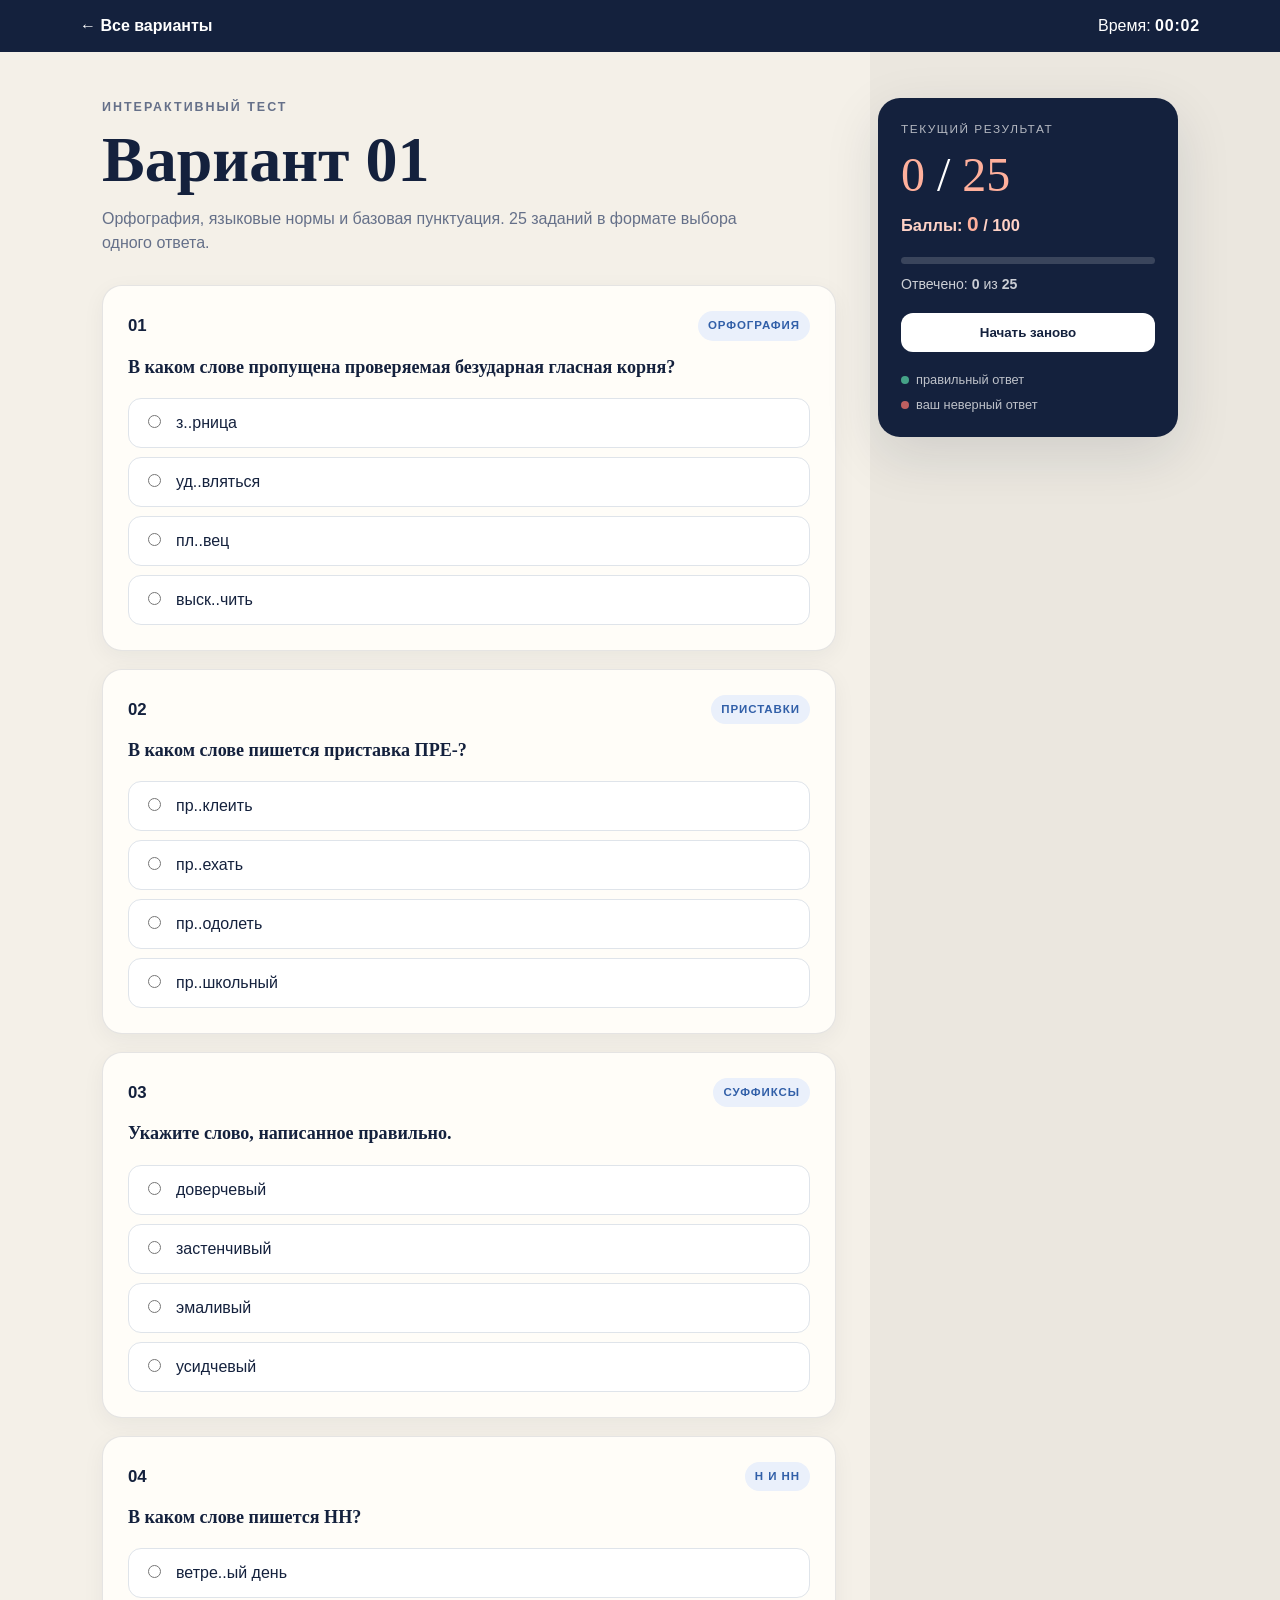
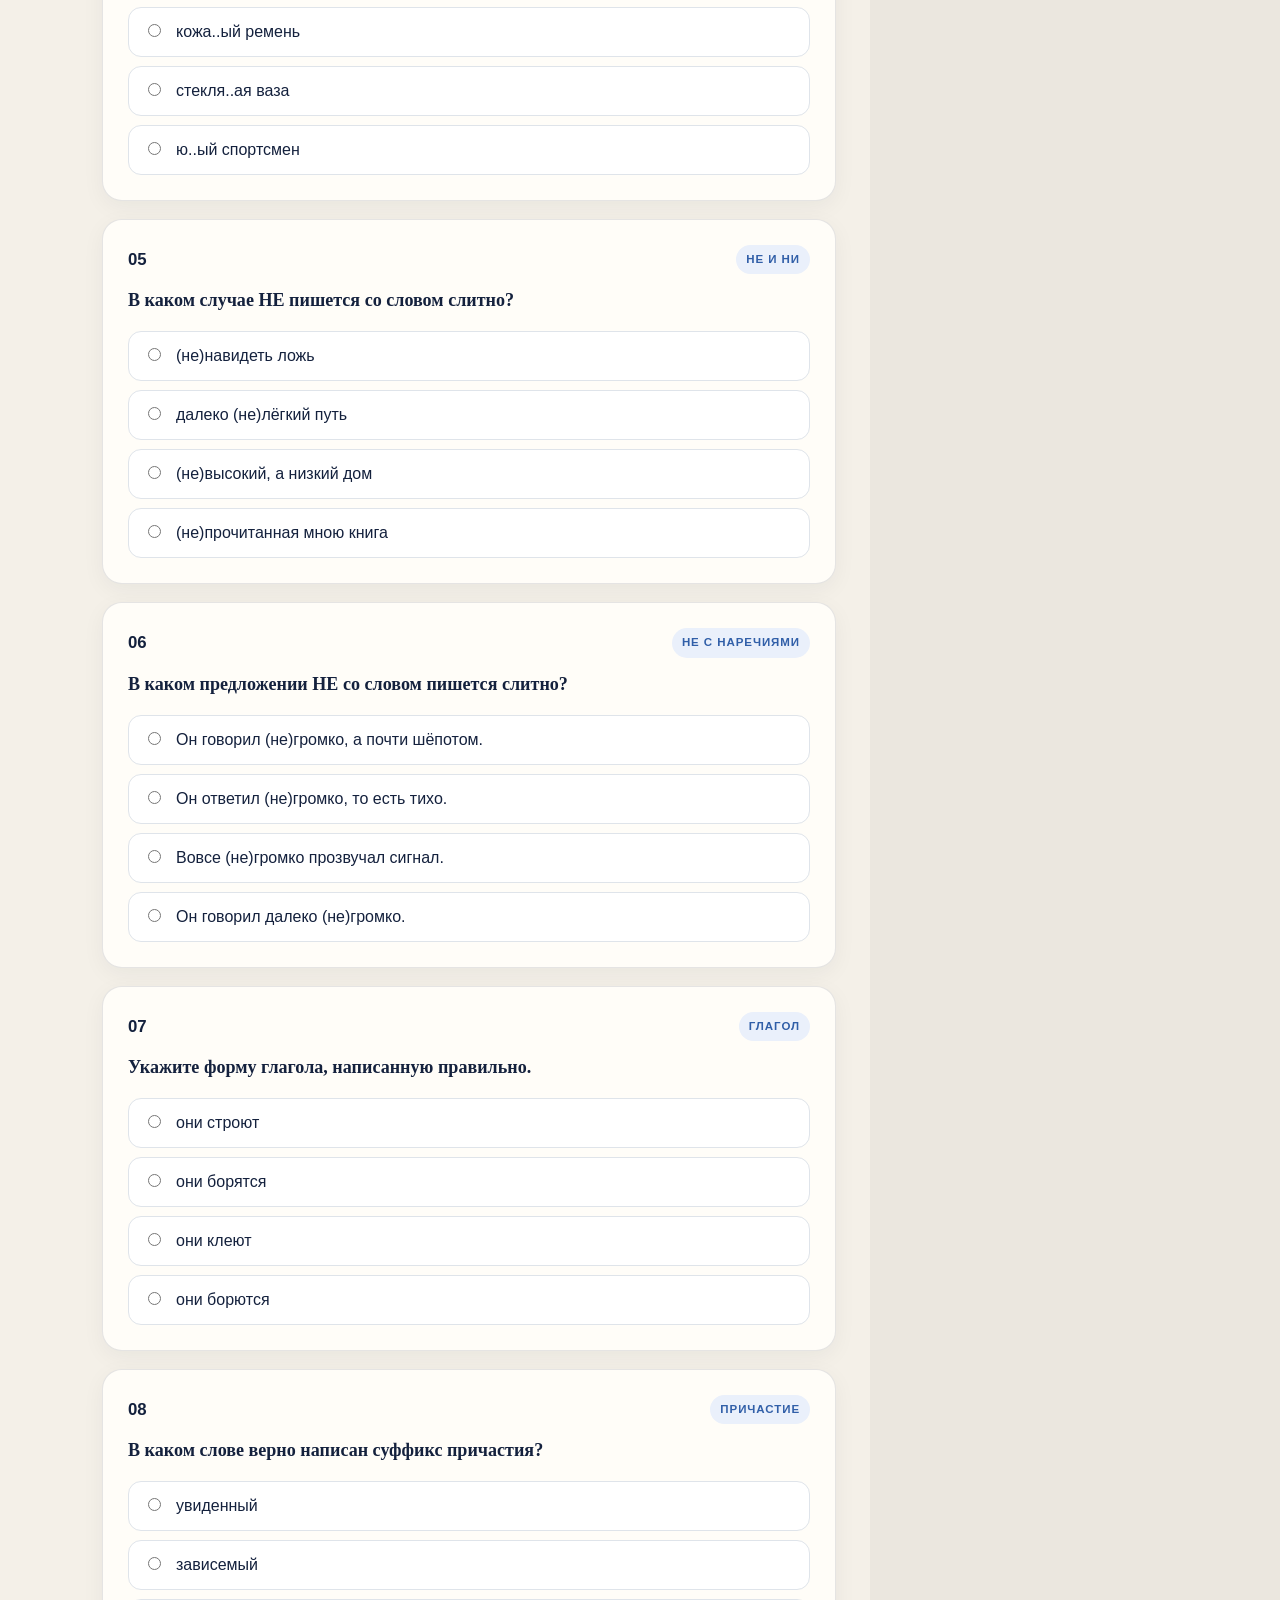
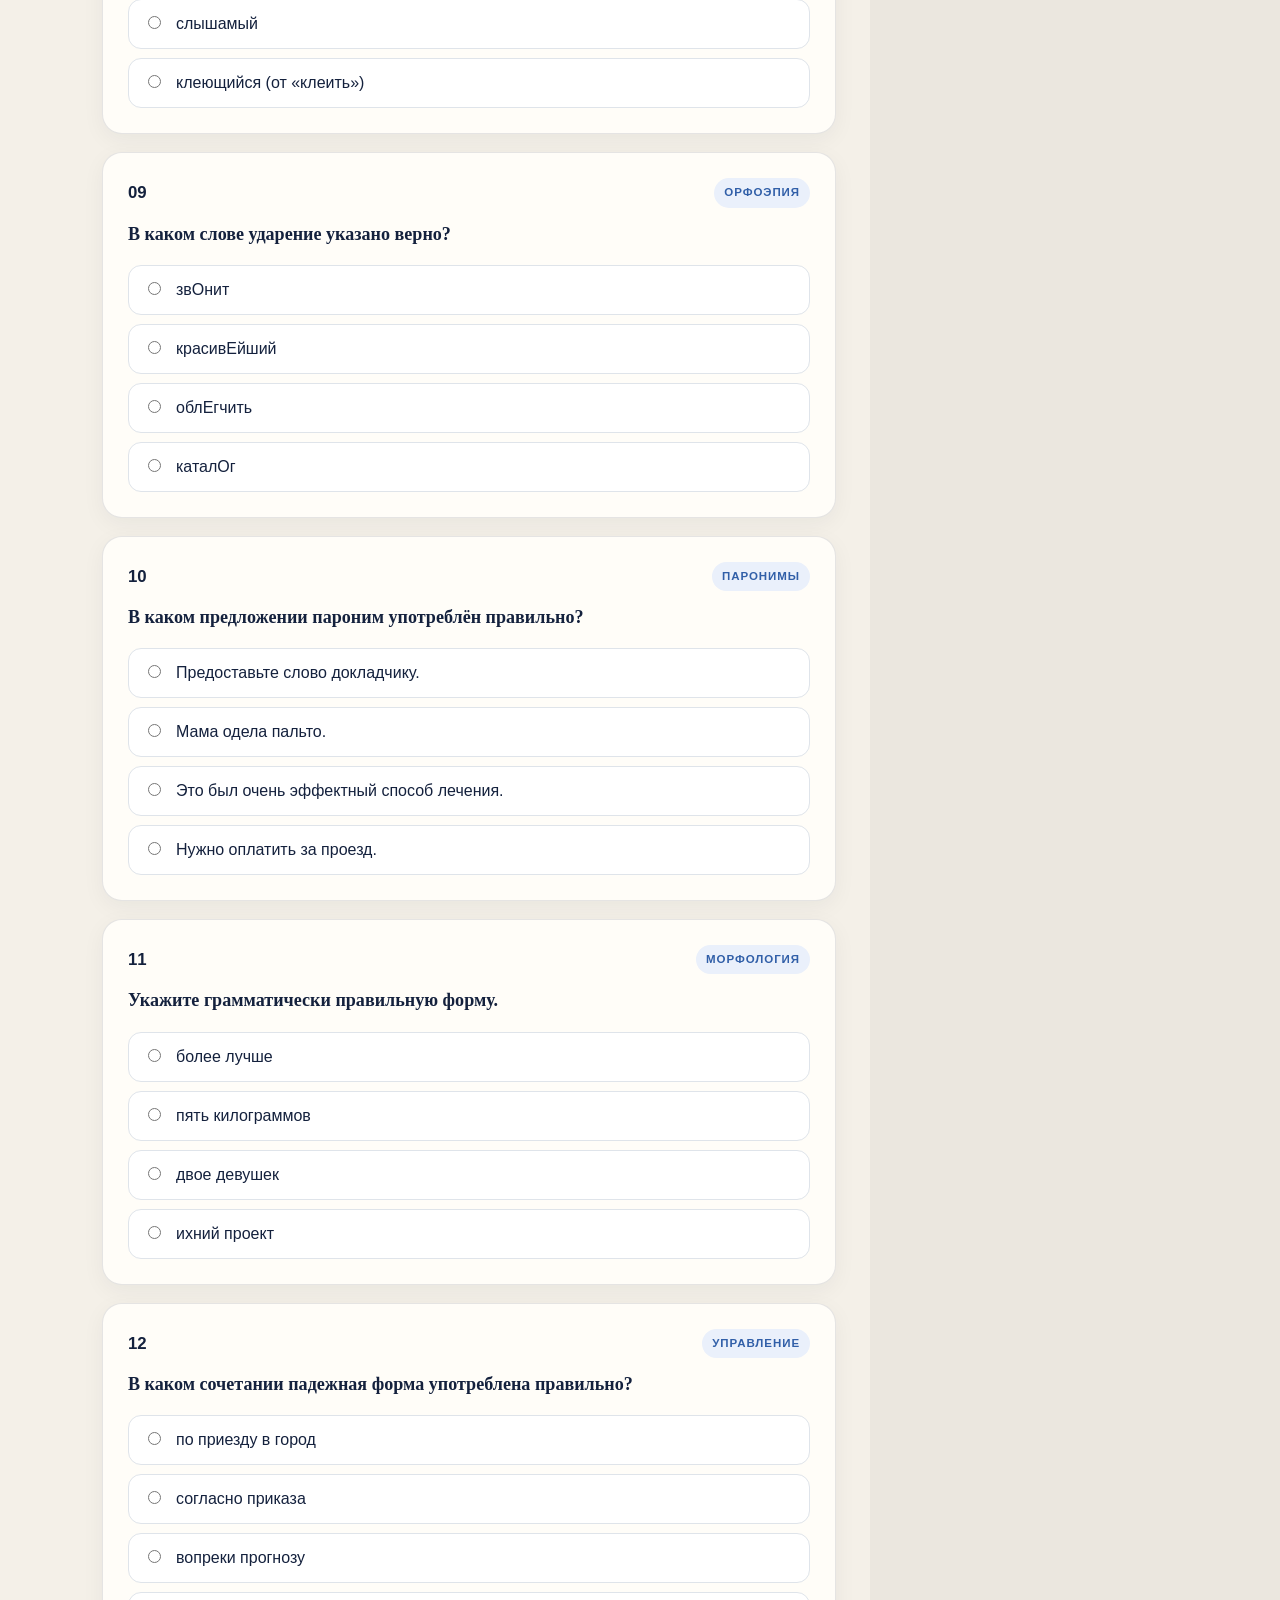
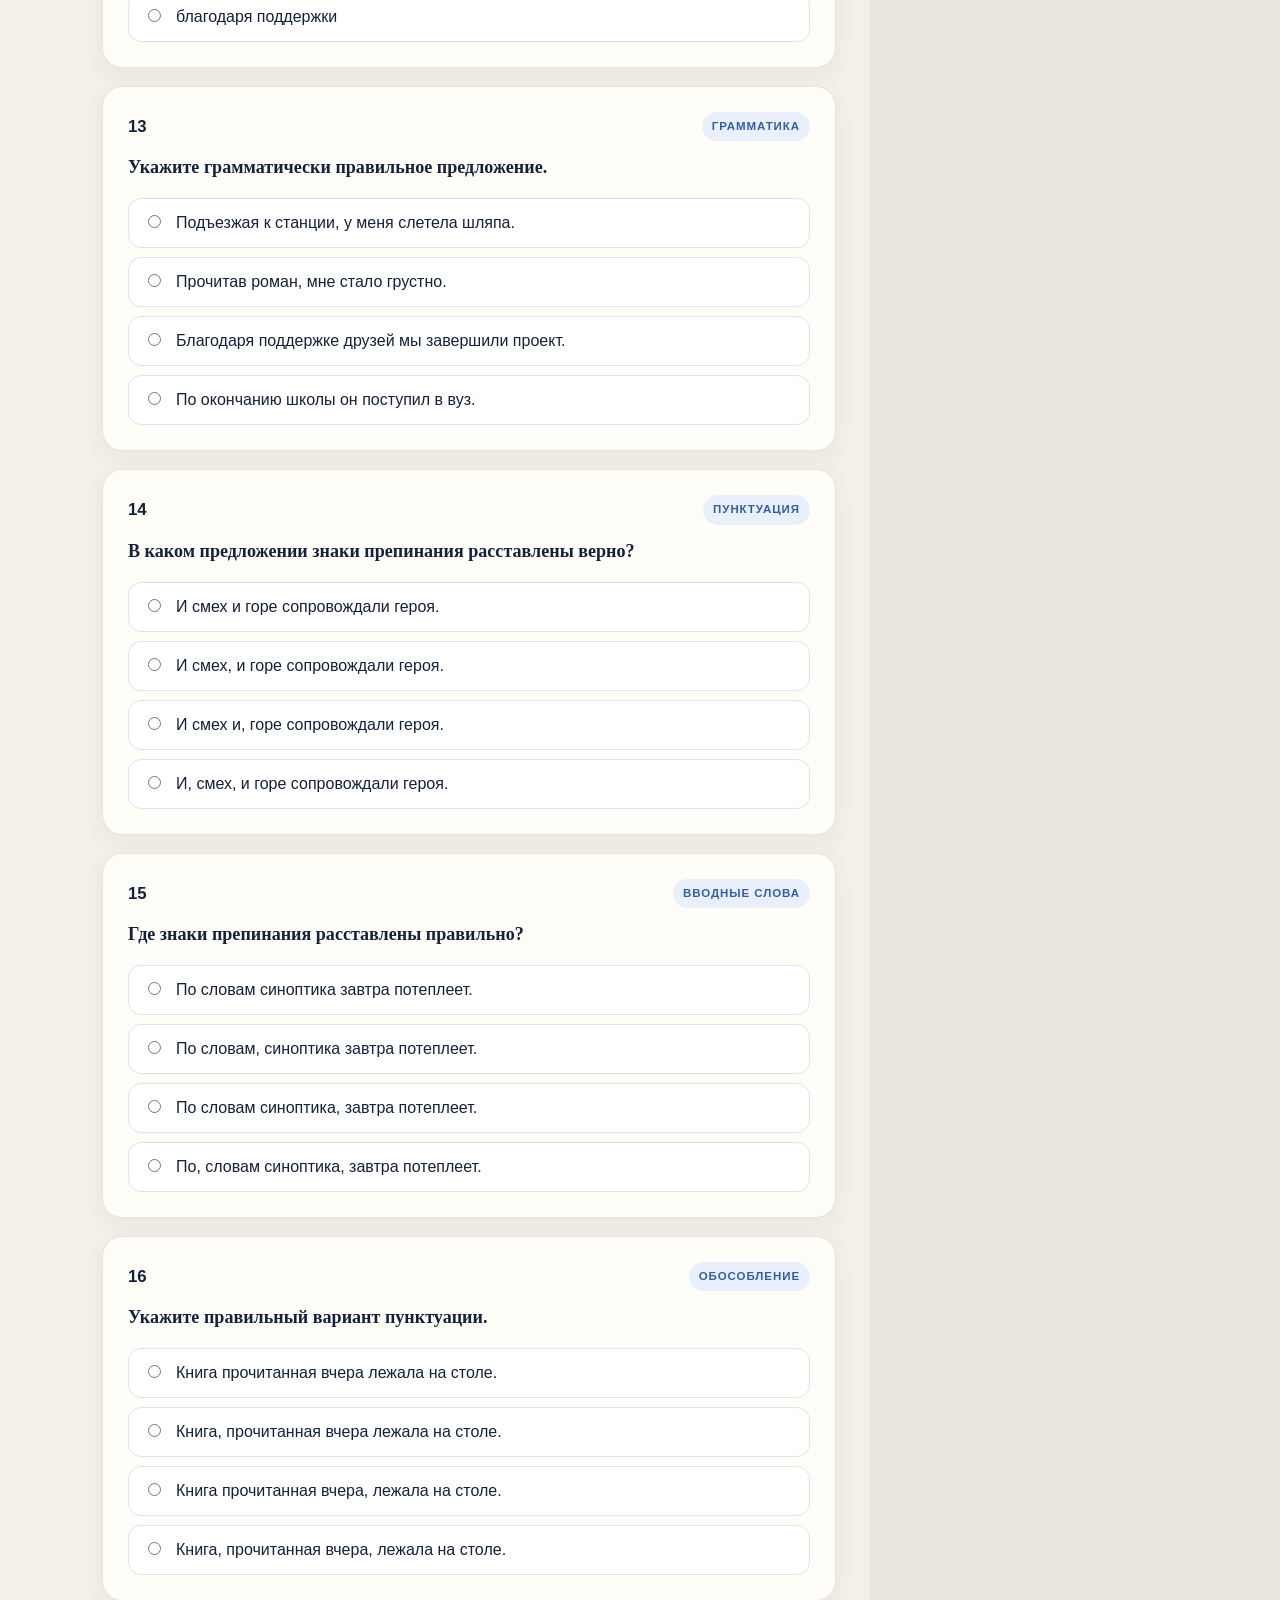
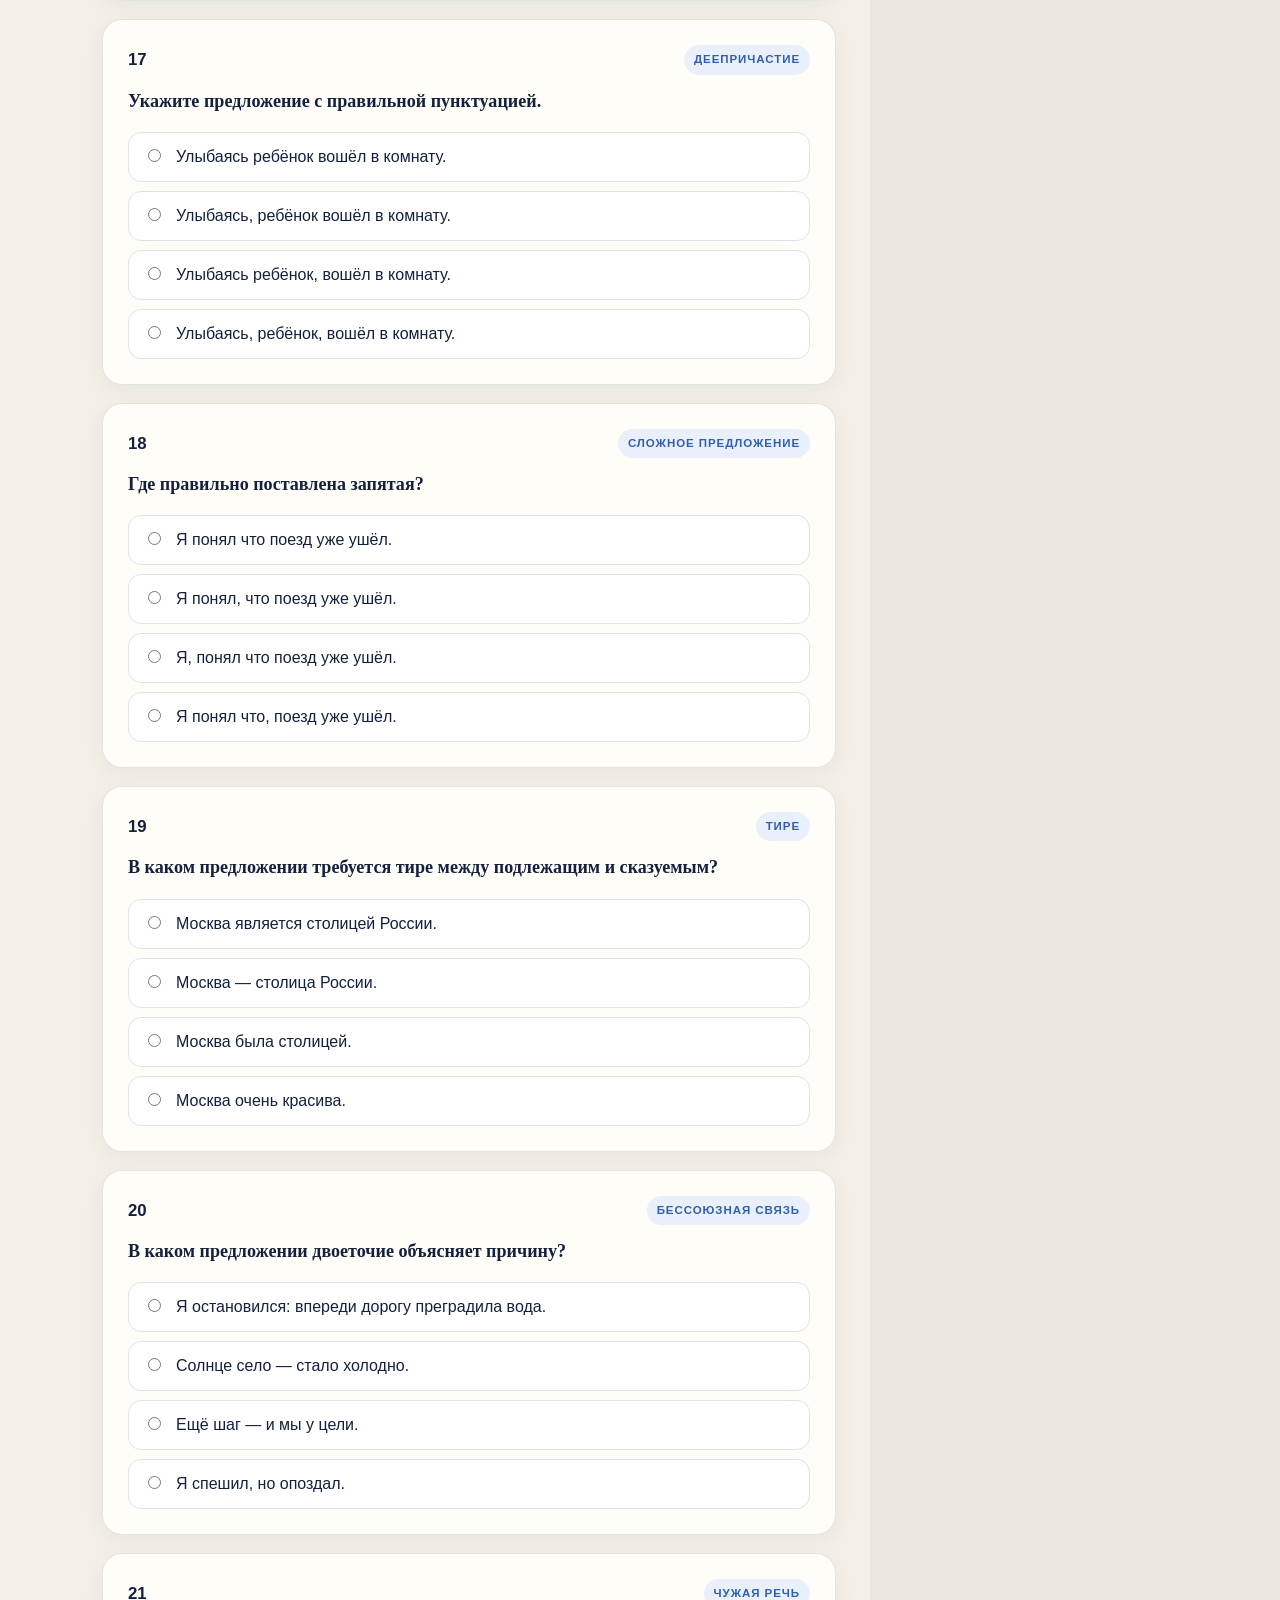
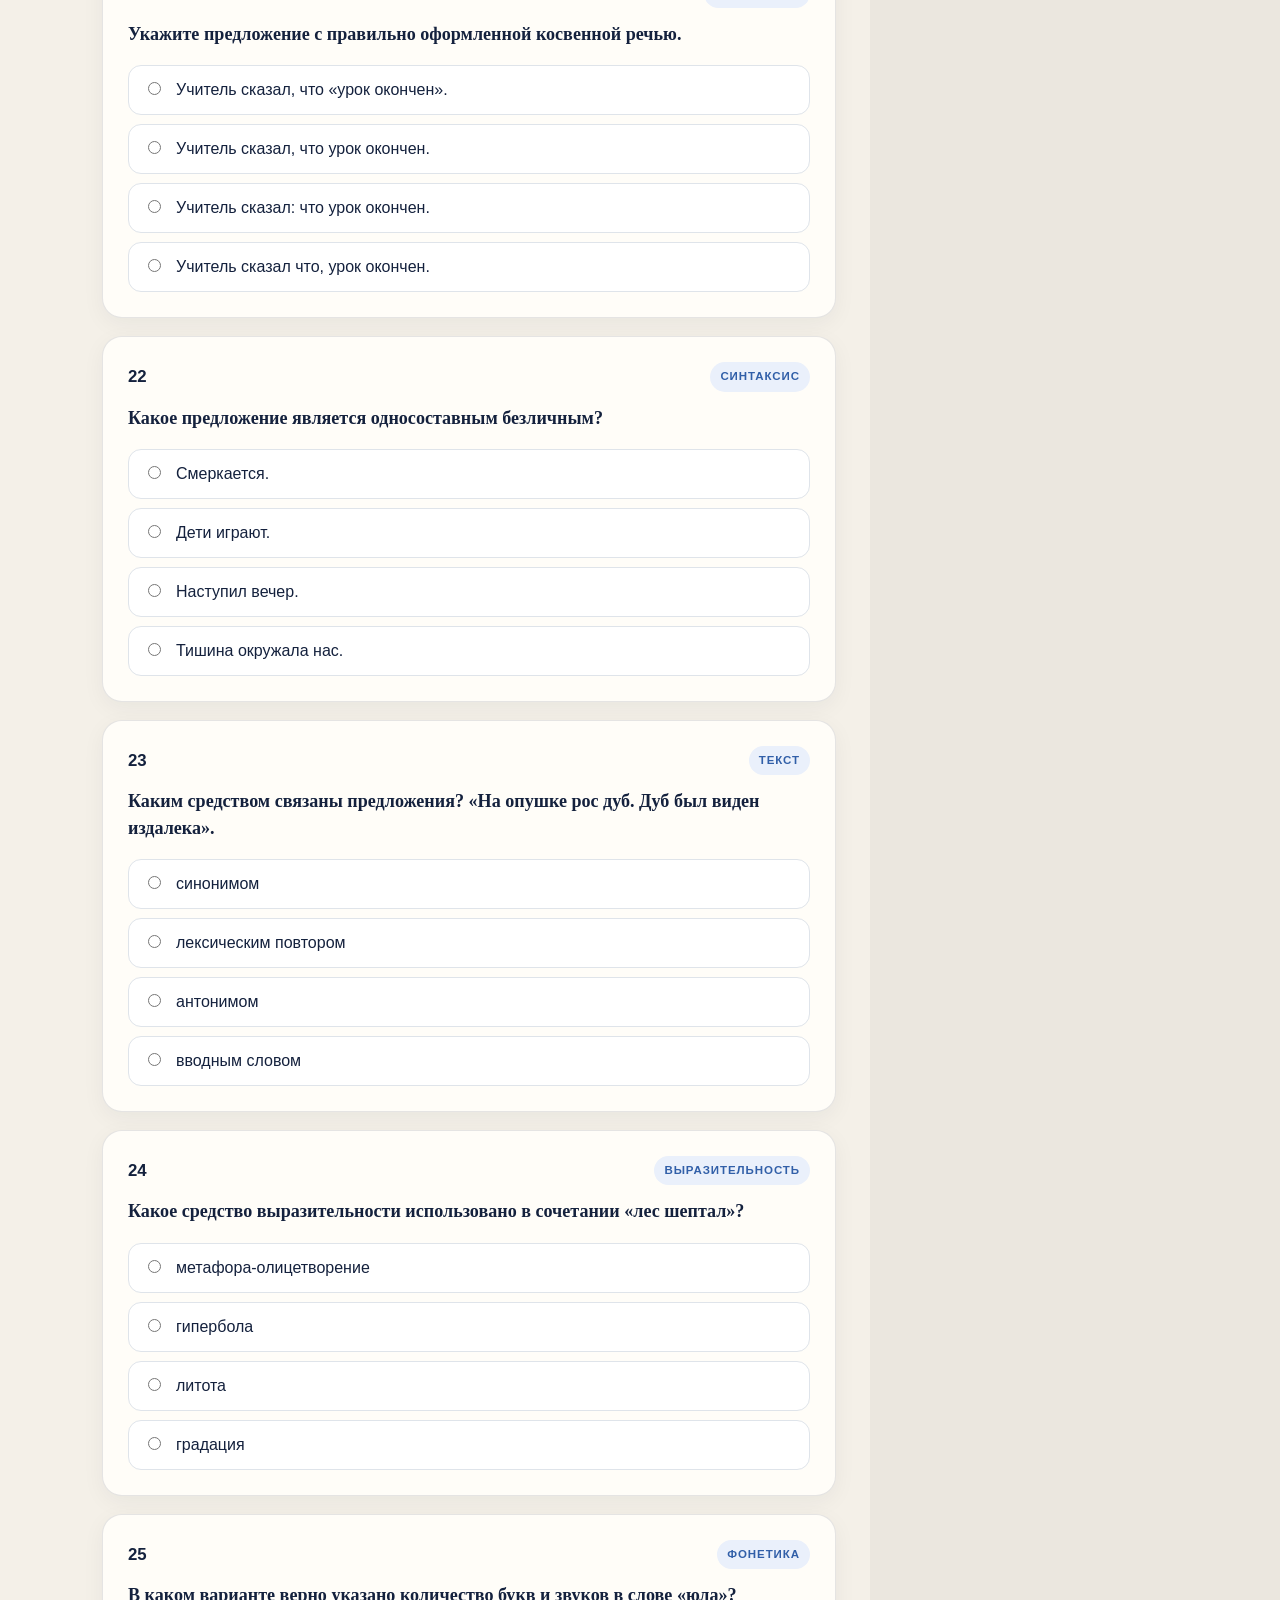
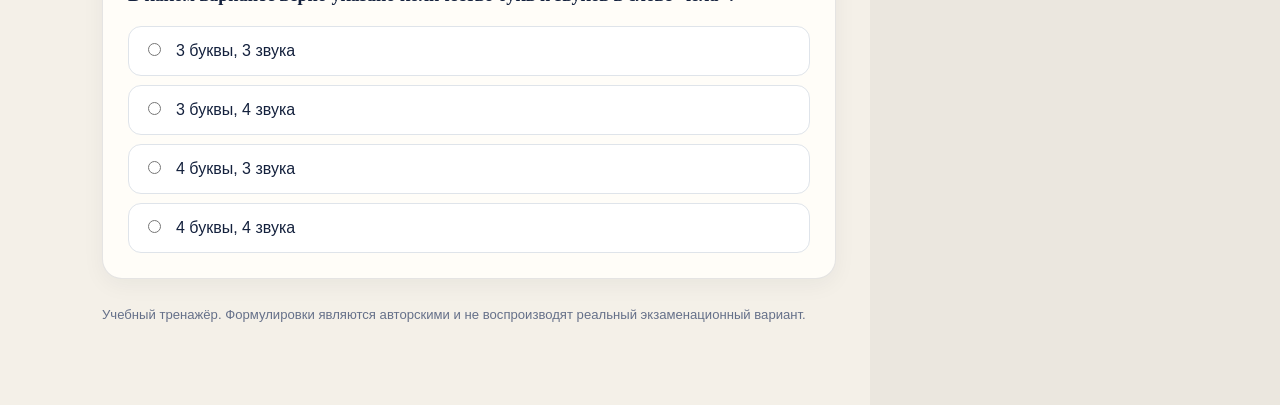
<file: variant-1.html>
<!doctype html><html lang="ru"><head><meta charset="utf-8"><meta name="viewport" content="width=device-width,initial-scale=1"><title>Вариант 1</title><link rel="stylesheet" href="styles.css"></head><body class="test-page"><header class="topbar"><div class="topbar-inner"><a class="back" href="index.html">← Все варианты</a><span>Время: <span class="timer" id="timer">00:00</span></span></div></header><main class="layout"><section><div class="intro"><p class="eyebrow">Интерактивный тест</p><h1 id="variant-title"></h1><p id="variant-subtitle"></p></div><div id="questions"></div><p class="footer-note">Учебный тренажёр. Формулировки являются авторскими и не воспроизводят реальный экзаменационный вариант.</p></section><aside class="sidebar"><div class="score-card"><div class="score-label">Текущий результат</div><div class="score-big"><span id="correct">0</span> / <span id="total">25</span></div><div class="points-score">Баллы: <b id="points">0</b> / 100</div><div class="progress-track"><div class="progress-bar" id="progress"></div></div><div class="score-meta">Отвечено: <b id="answered">0</b> из <b id="answered-total">25</b></div><div class="result" id="result"><strong></strong><span></span></div><button class="reset" id="reset">Начать заново</button><div class="legend"><div><i class="dot good"></i>правильный ответ</div><div><i class="dot bad"></i>ваш неверный ответ</div></div></div></aside></main><noscript><p class="noscript">Для работы теста необходимо включить JavaScript.</p></noscript><script src="variant-1.js"></script><script src="app.js"></script></body></html>
</file>
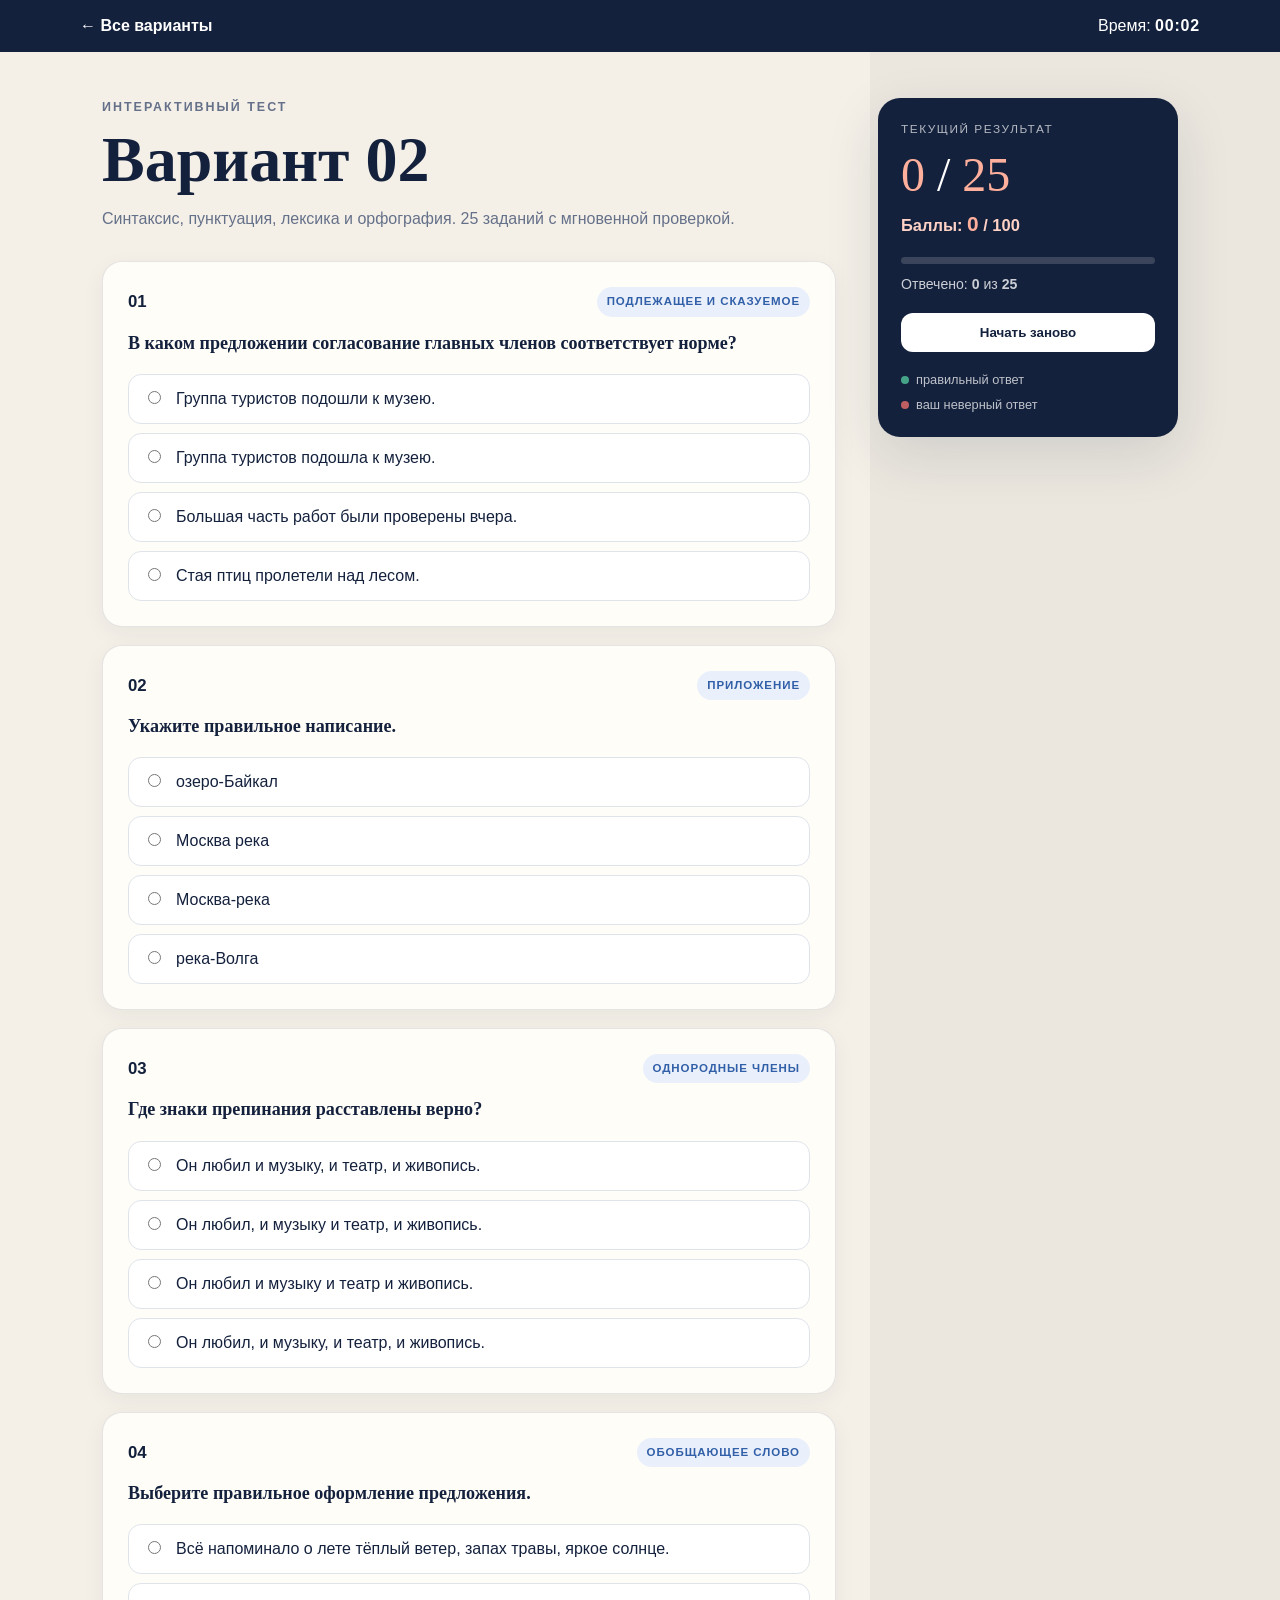
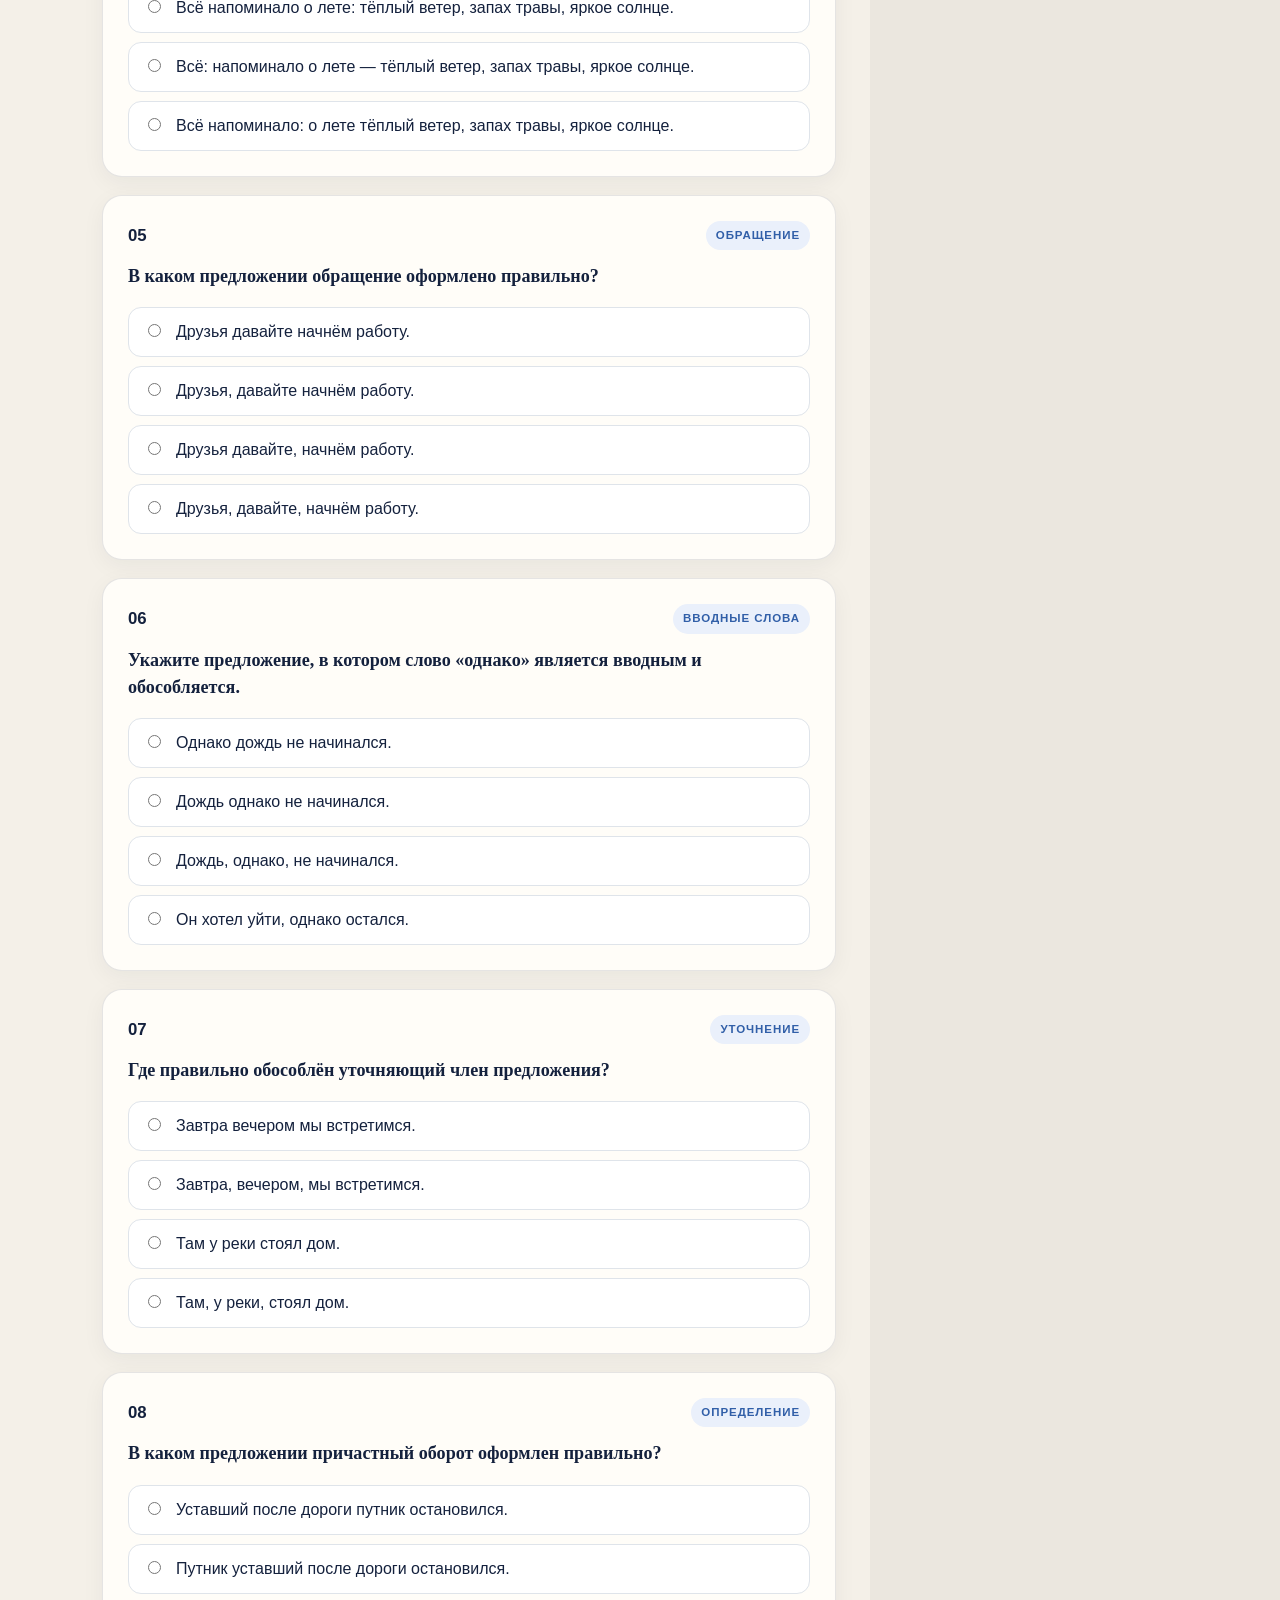
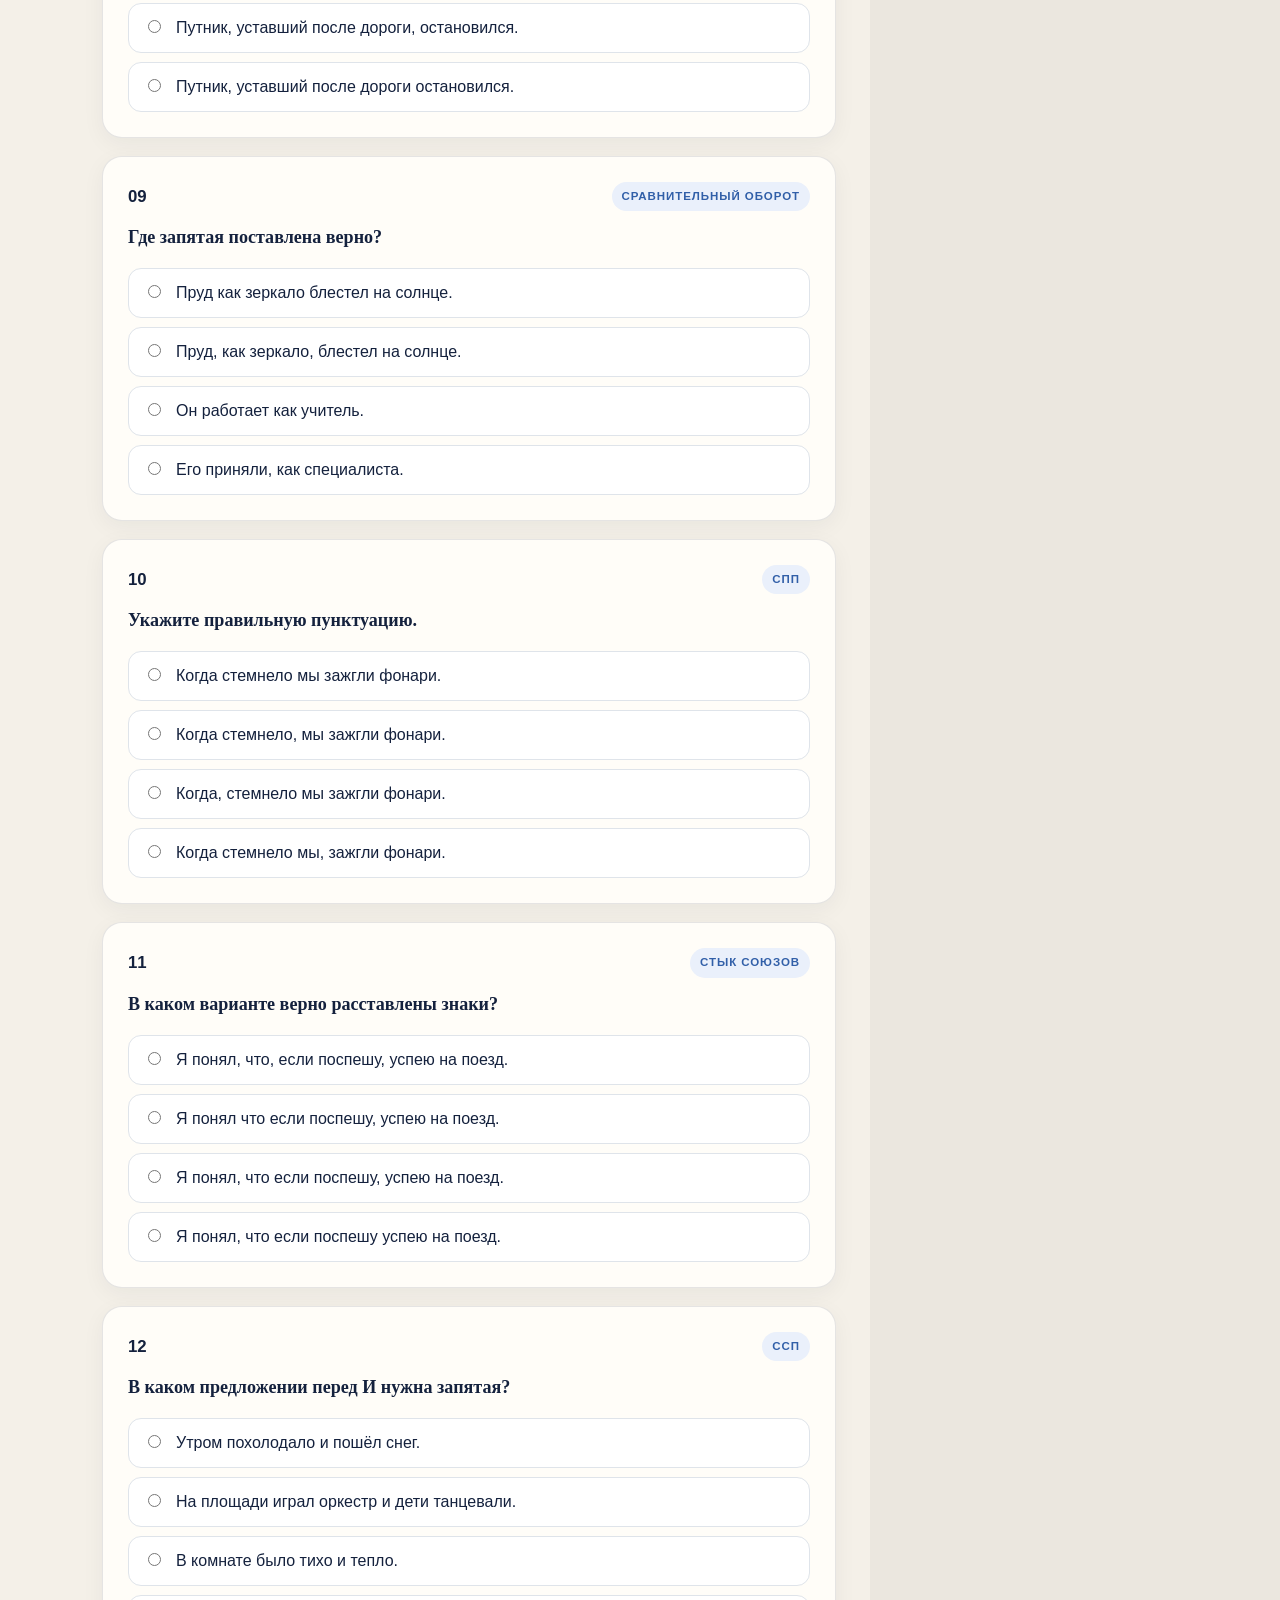
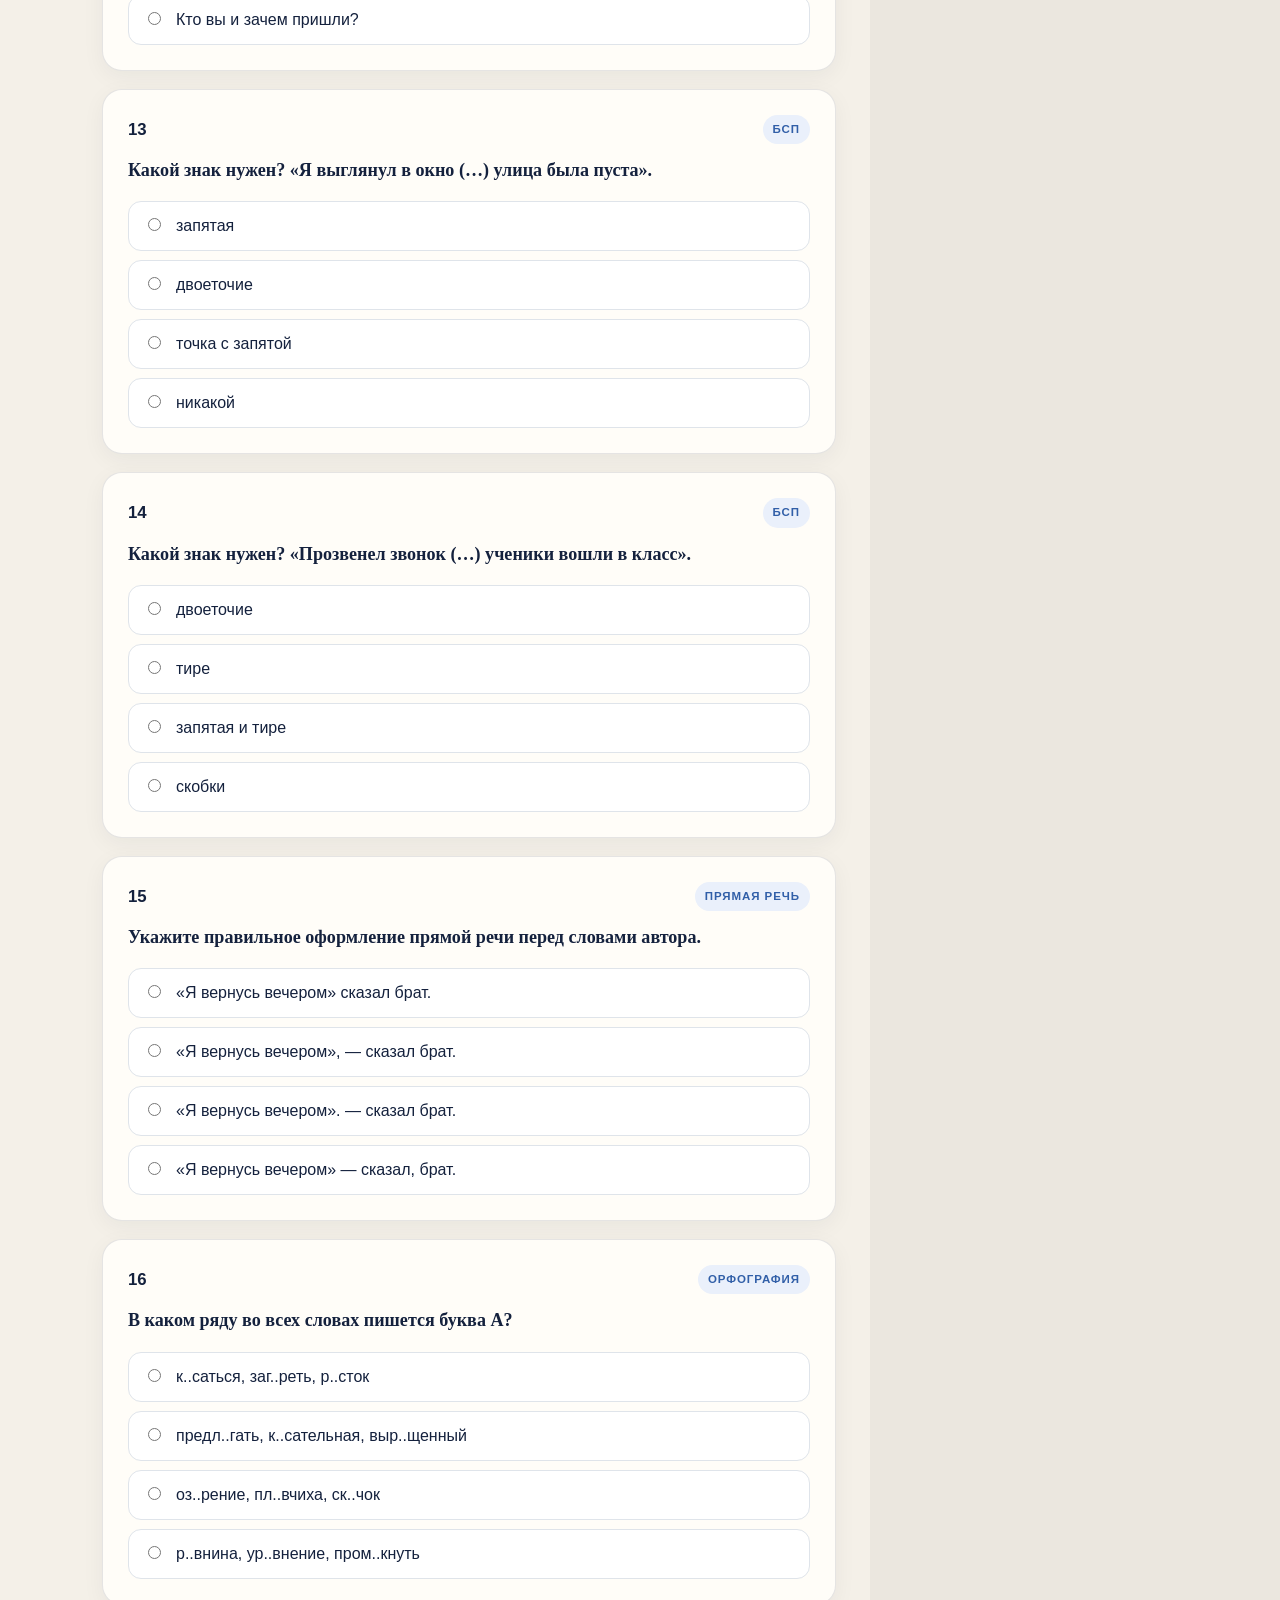
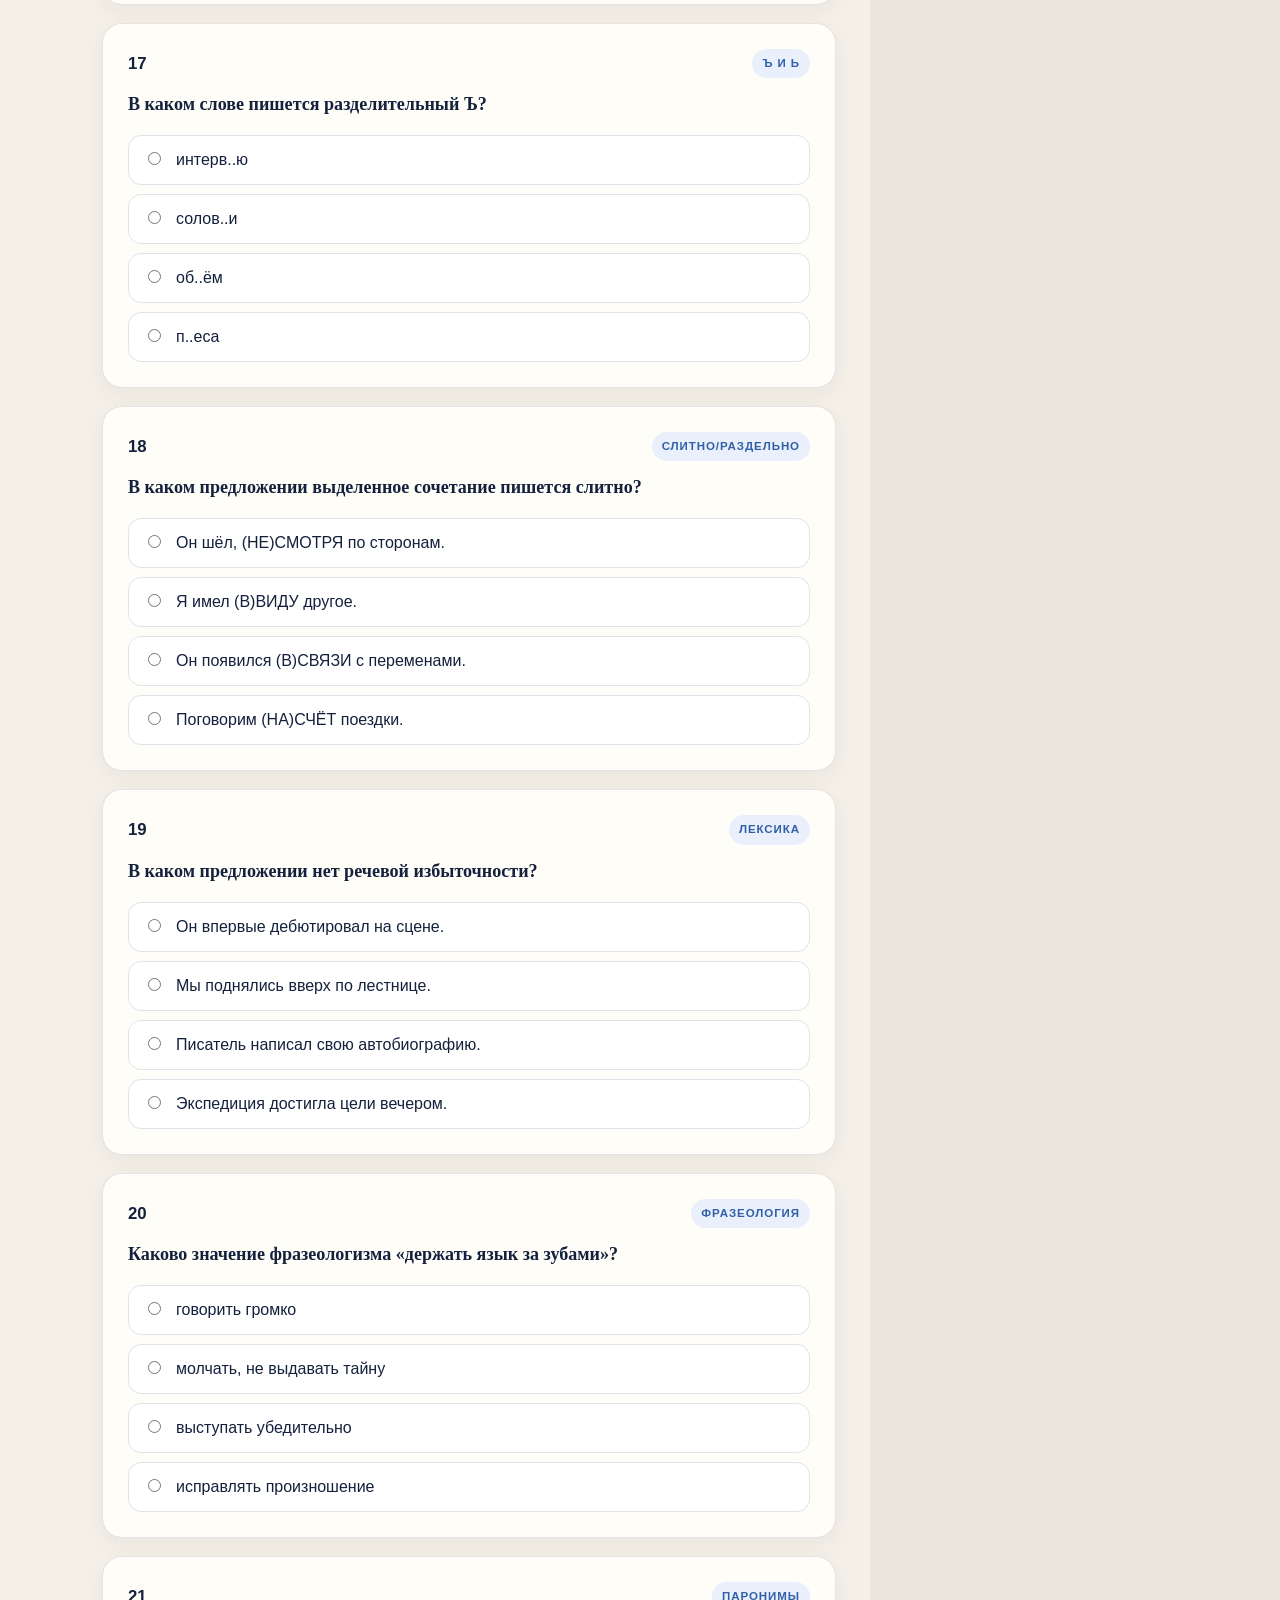
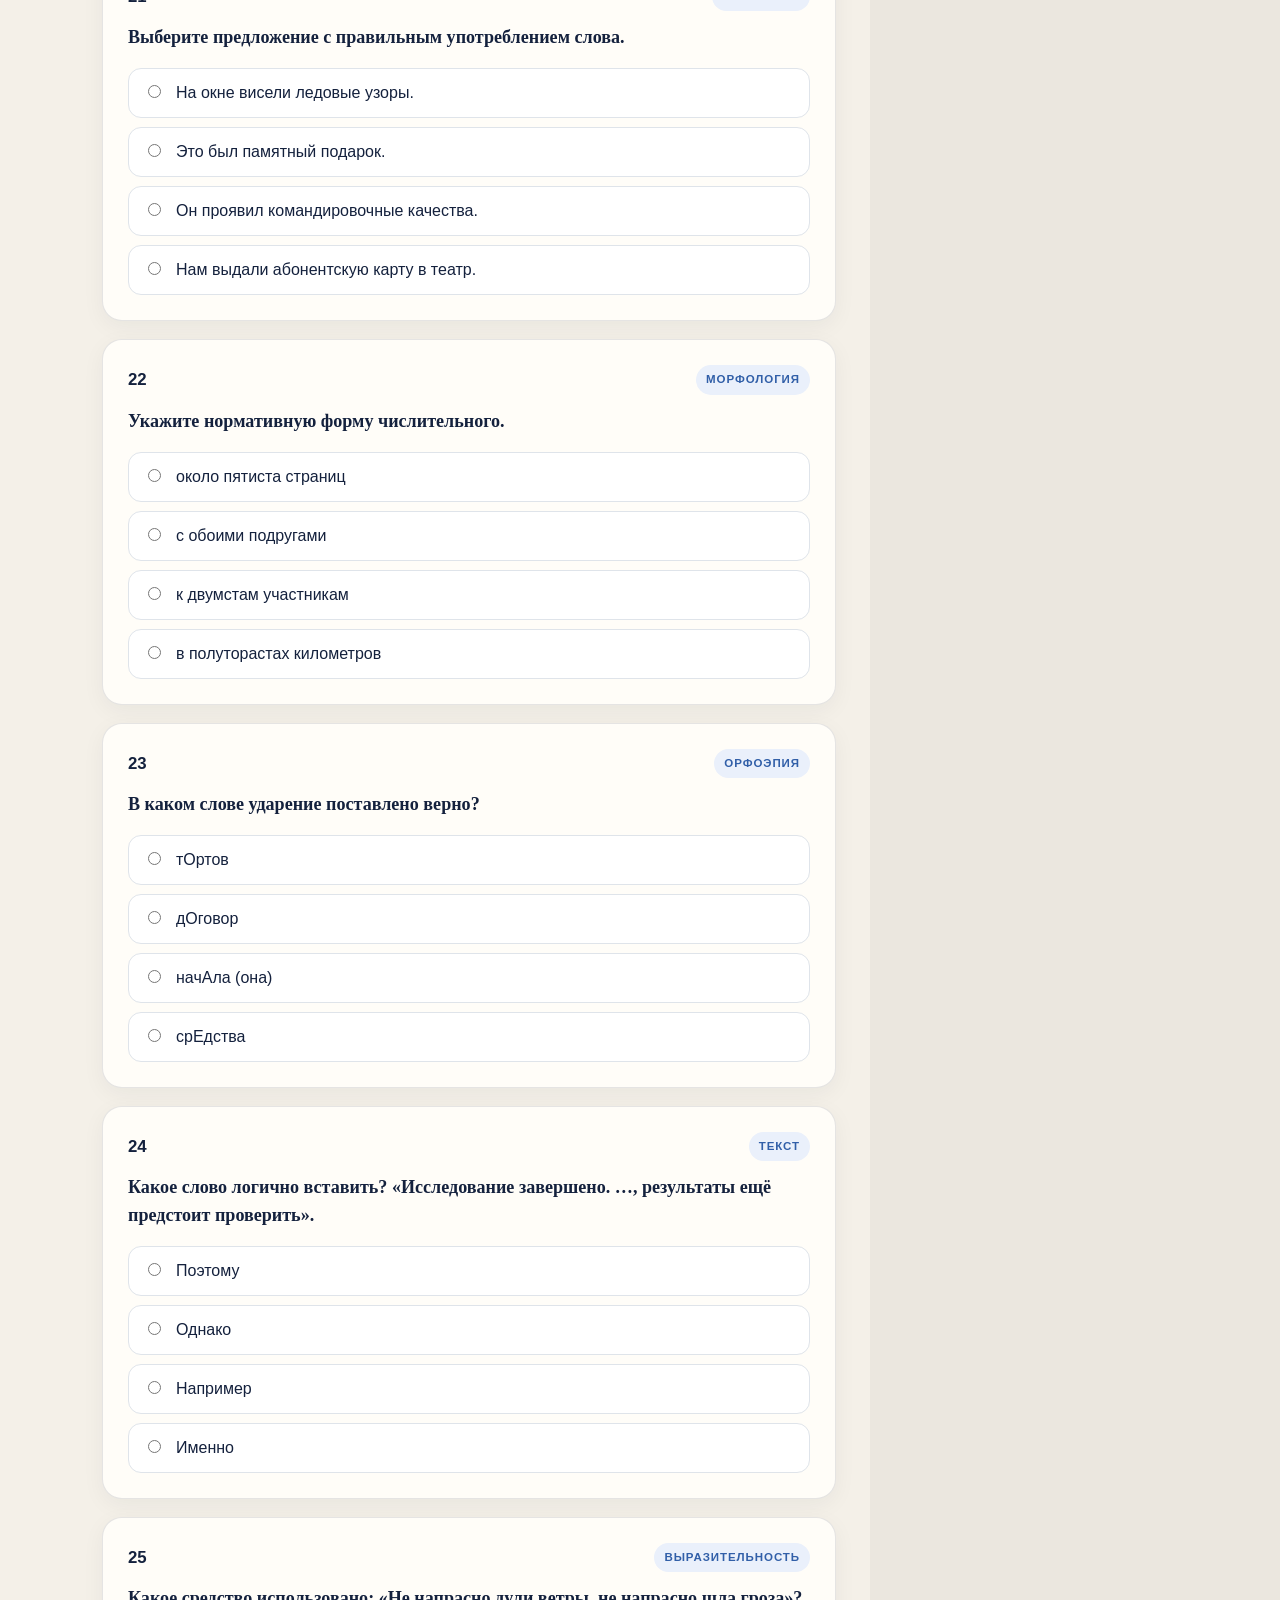
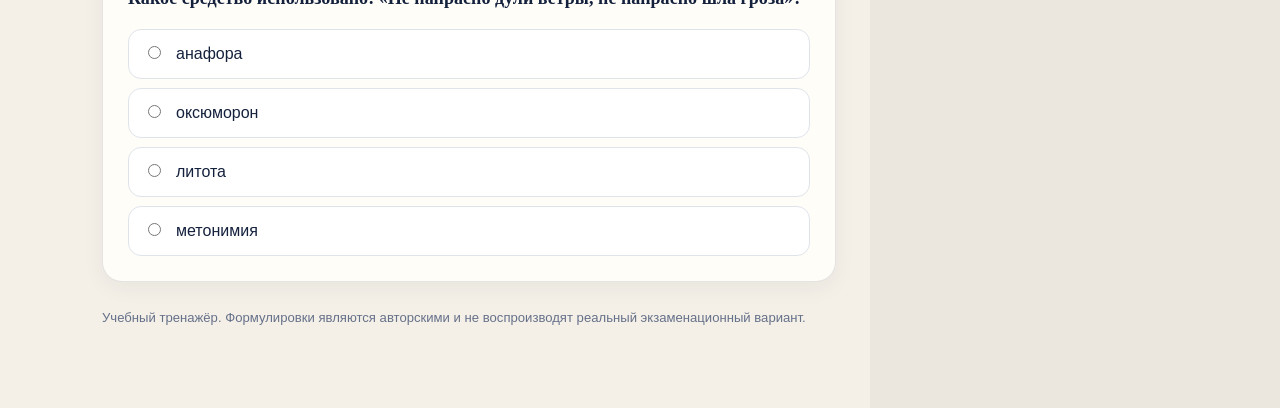
<file: variant-2.html>
<!doctype html><html lang="ru"><head><meta charset="utf-8"><meta name="viewport" content="width=device-width,initial-scale=1"><title>Вариант 2</title><link rel="stylesheet" href="styles.css"></head><body class="test-page"><header class="topbar"><div class="topbar-inner"><a class="back" href="index.html">← Все варианты</a><span>Время: <span class="timer" id="timer">00:00</span></span></div></header><main class="layout"><section><div class="intro"><p class="eyebrow">Интерактивный тест</p><h1 id="variant-title"></h1><p id="variant-subtitle"></p></div><div id="questions"></div><p class="footer-note">Учебный тренажёр. Формулировки являются авторскими и не воспроизводят реальный экзаменационный вариант.</p></section><aside class="sidebar"><div class="score-card"><div class="score-label">Текущий результат</div><div class="score-big"><span id="correct">0</span> / <span id="total">25</span></div><div class="points-score">Баллы: <b id="points">0</b> / 100</div><div class="progress-track"><div class="progress-bar" id="progress"></div></div><div class="score-meta">Отвечено: <b id="answered">0</b> из <b id="answered-total">25</b></div><div class="result" id="result"><strong></strong><span></span></div><button class="reset" id="reset">Начать заново</button><div class="legend"><div><i class="dot good"></i>правильный ответ</div><div><i class="dot bad"></i>ваш неверный ответ</div></div></div></aside></main><noscript><p class="noscript">Для работы теста необходимо включить JavaScript.</p></noscript><script src="variant-2.js"></script><script src="app.js"></script></body></html>
</file>
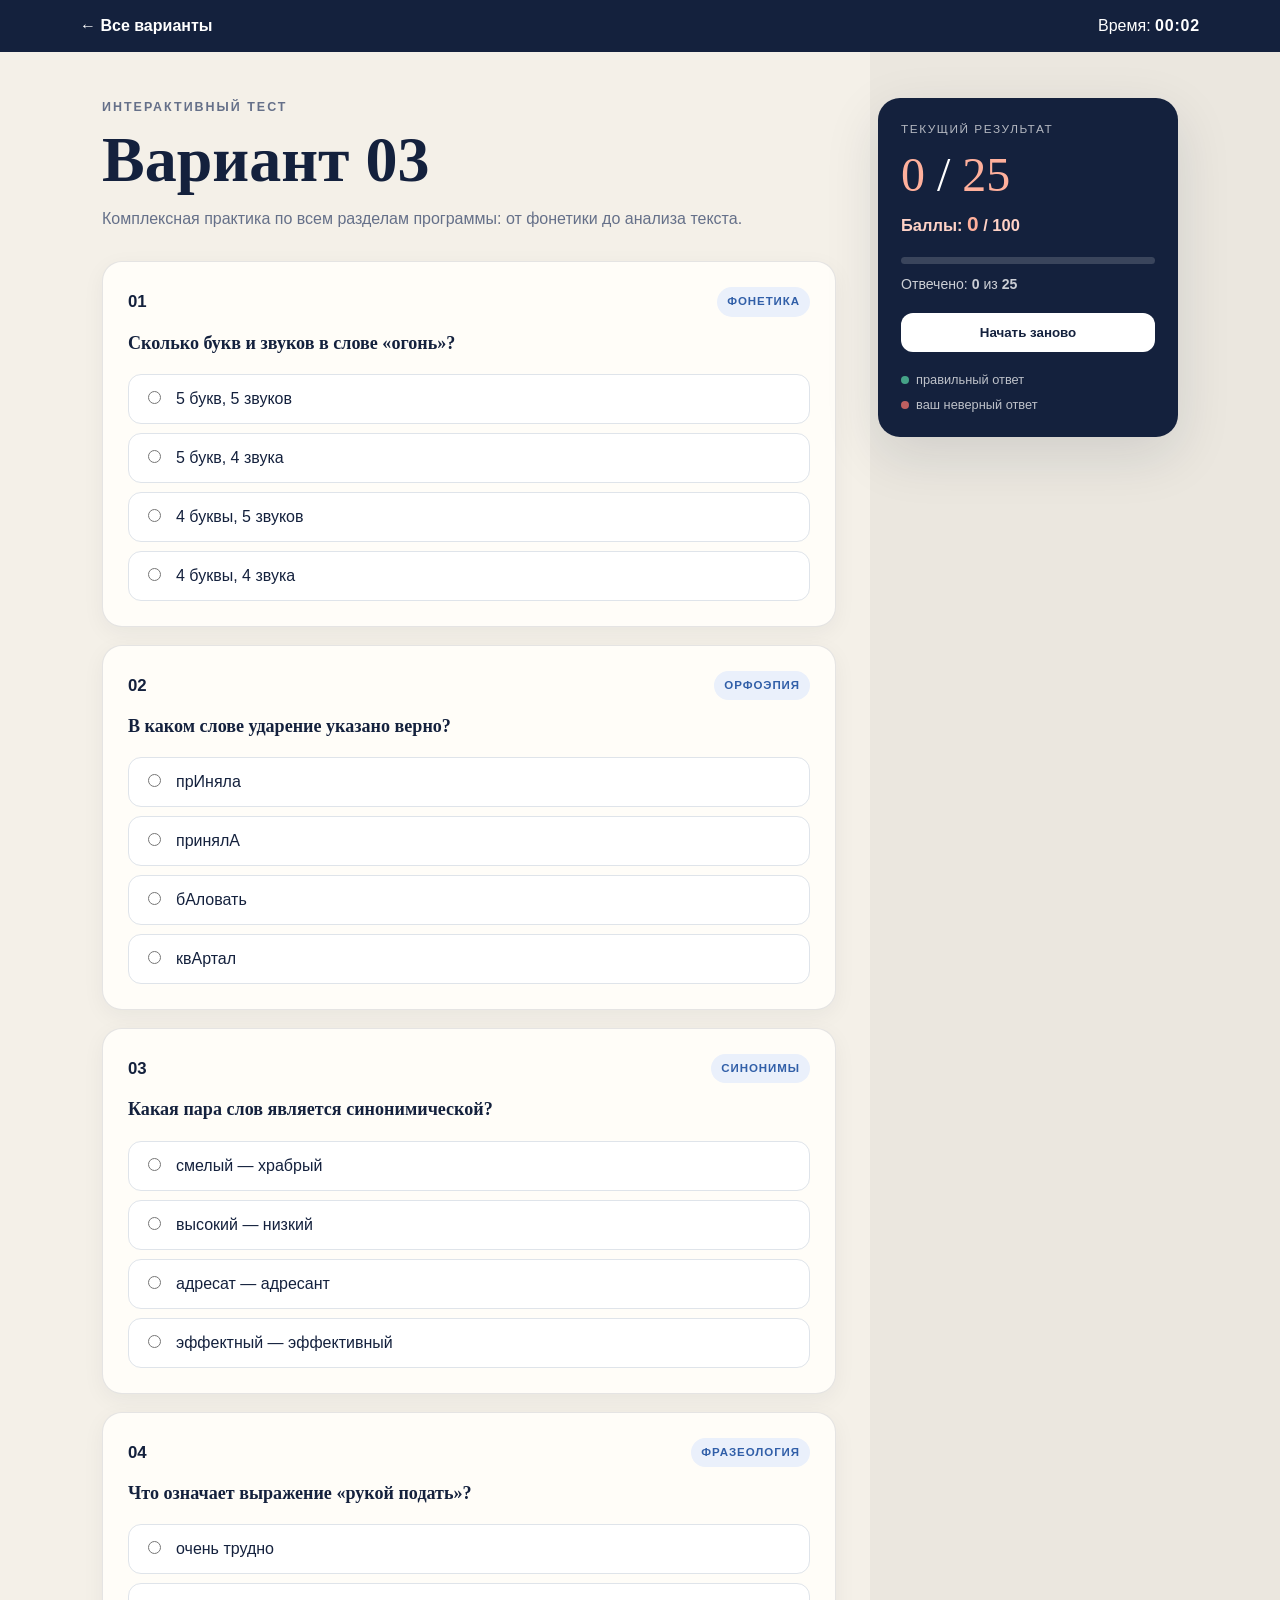
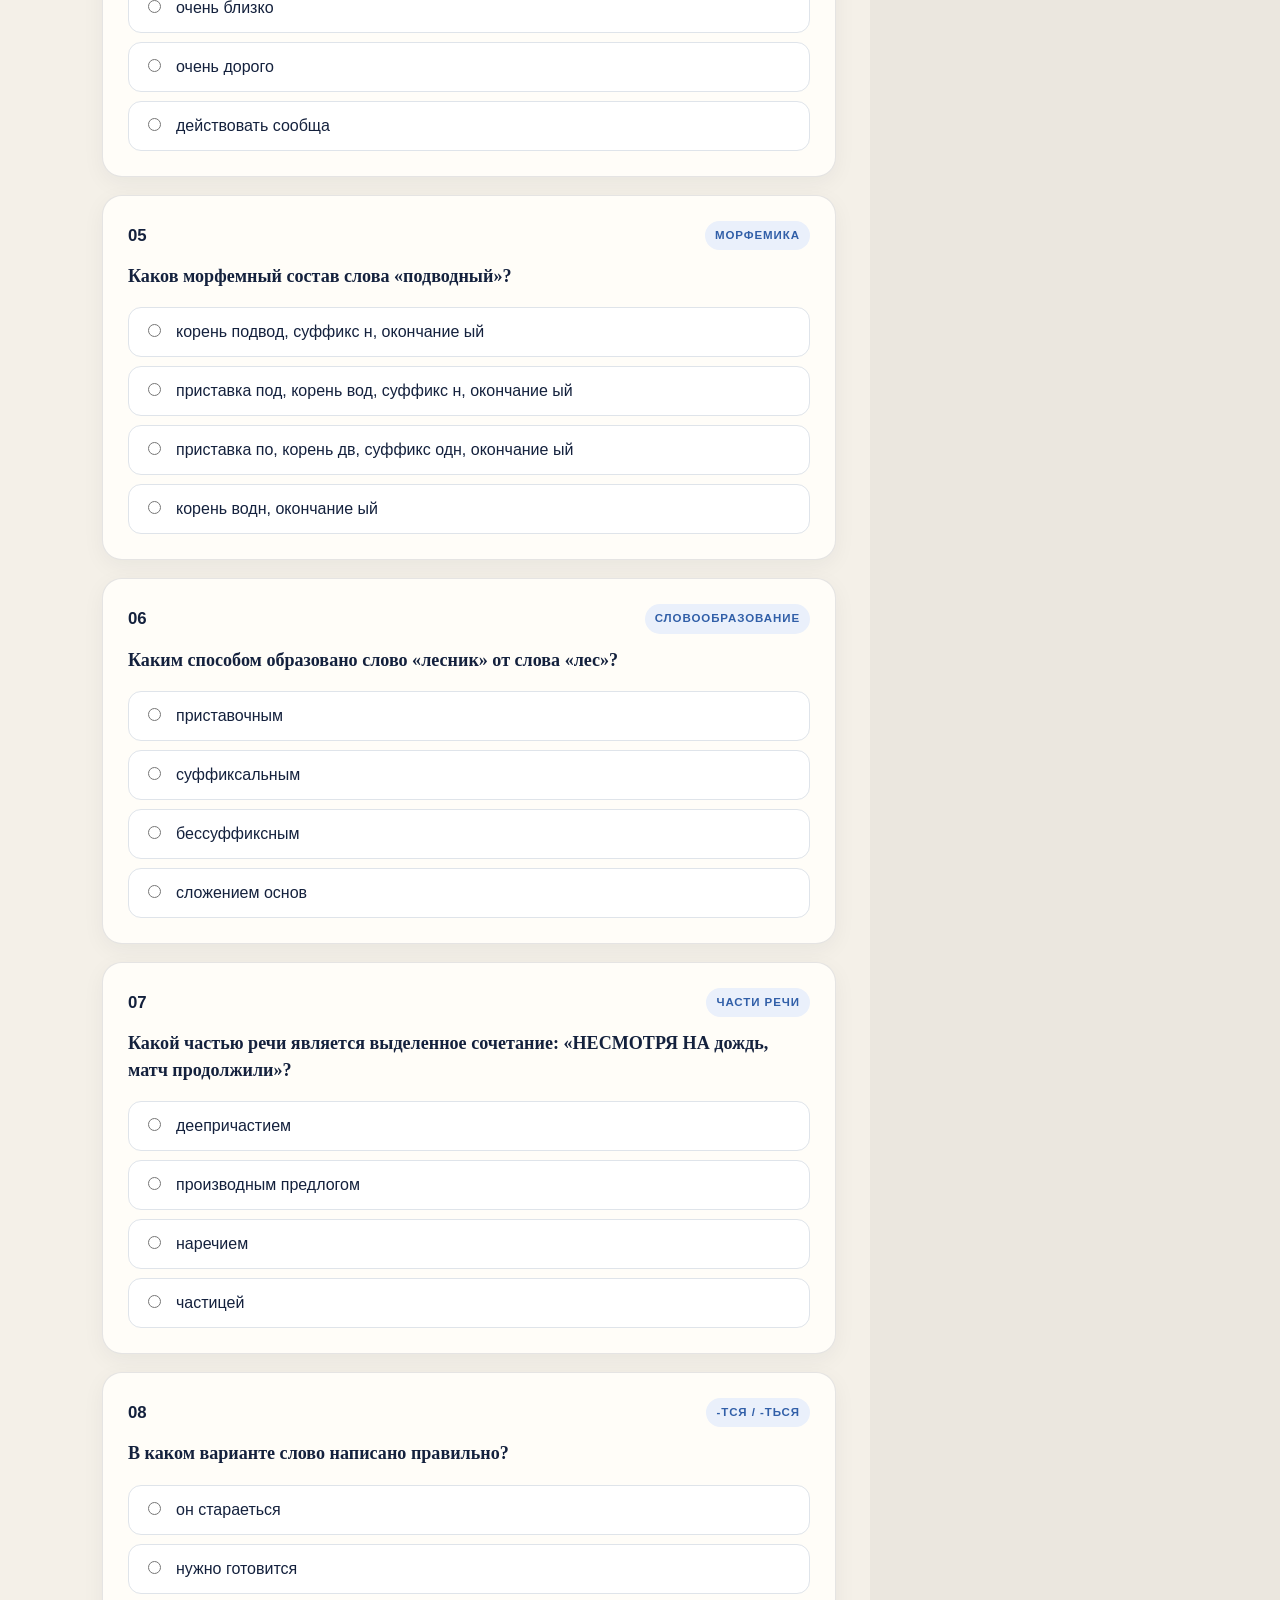
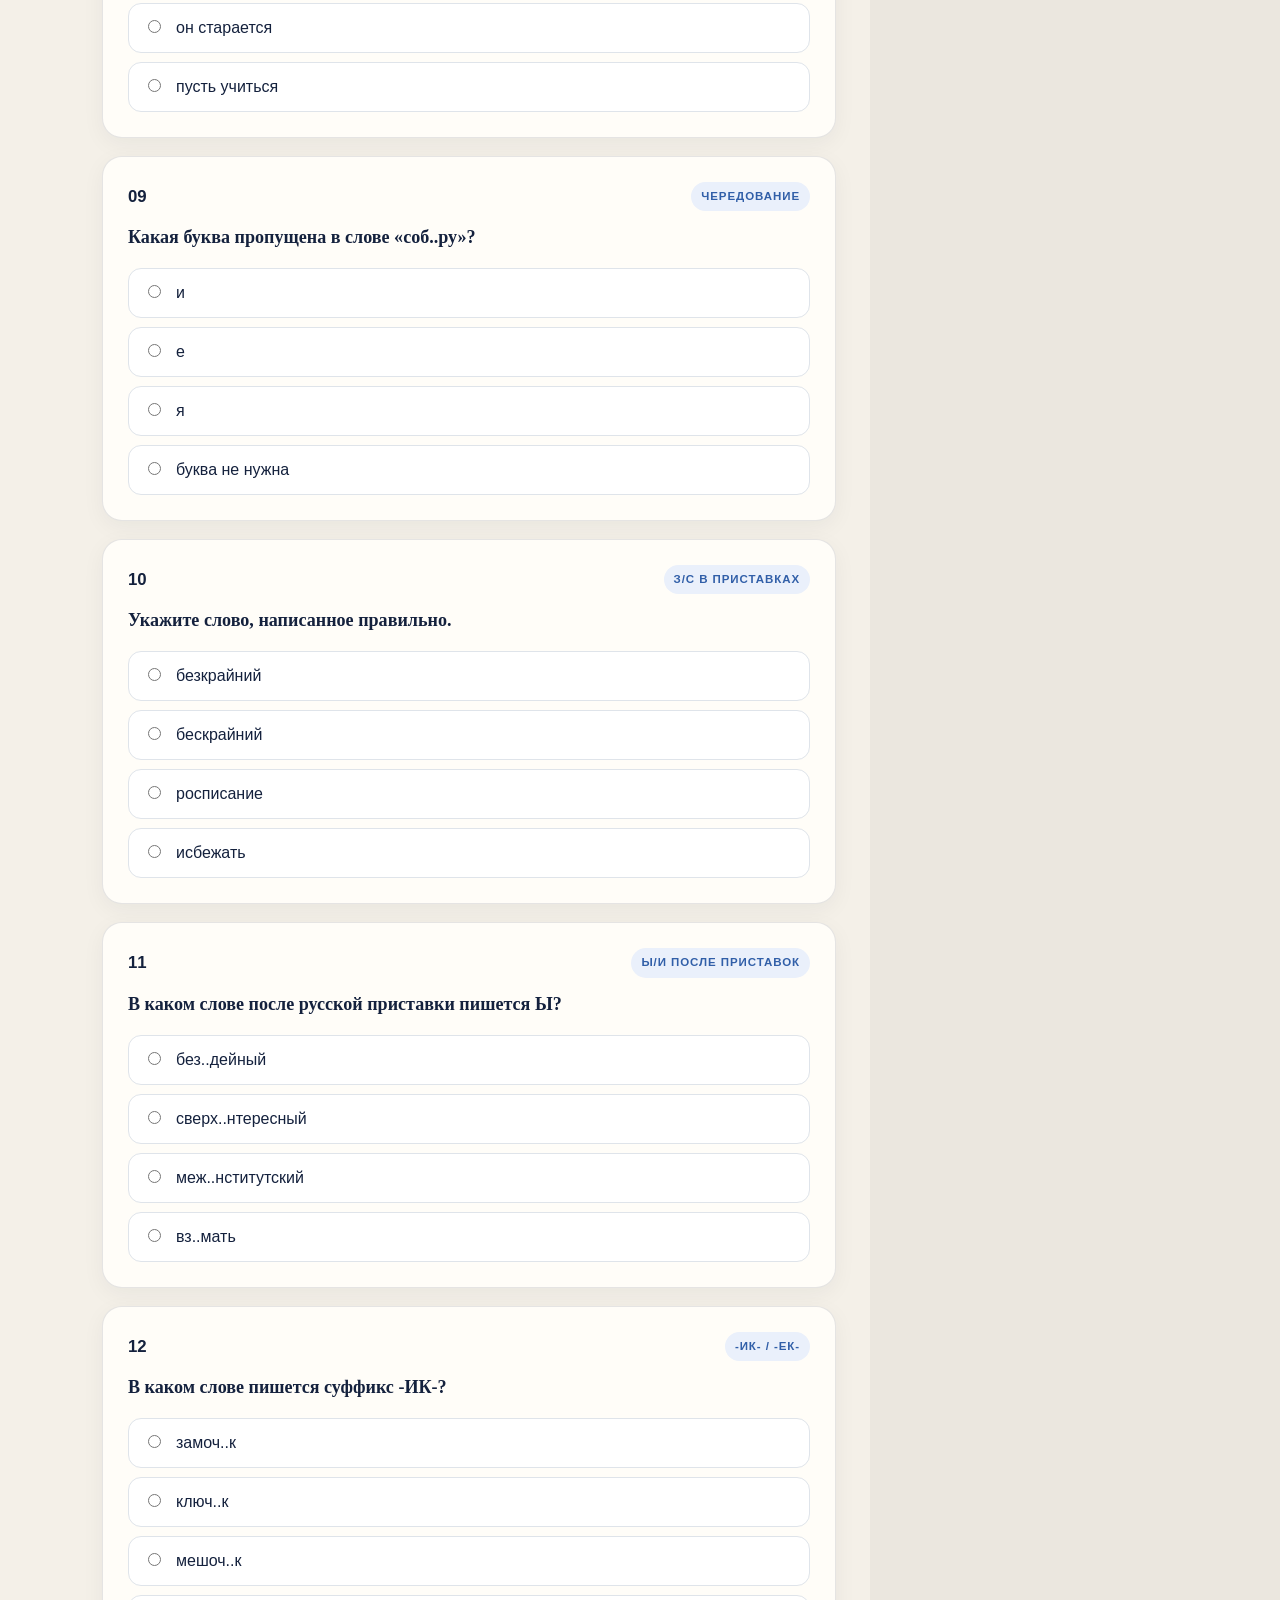
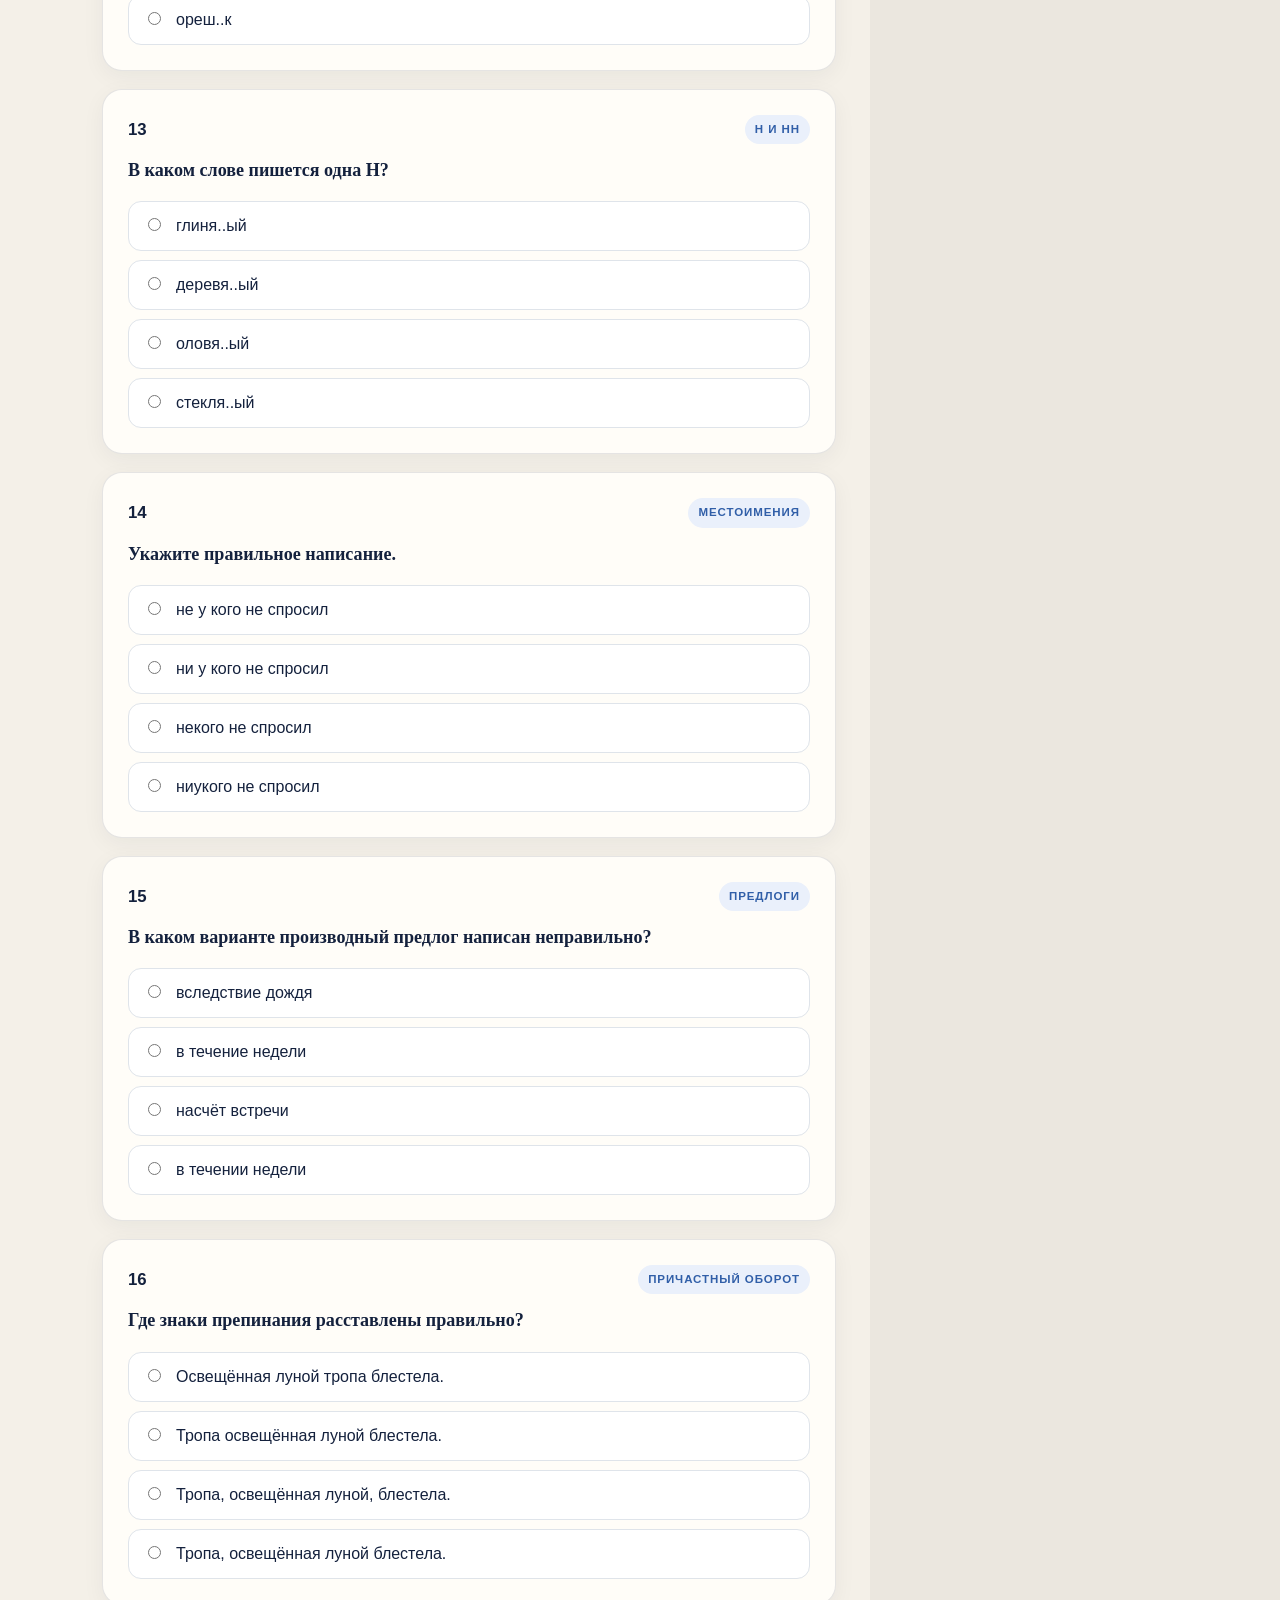
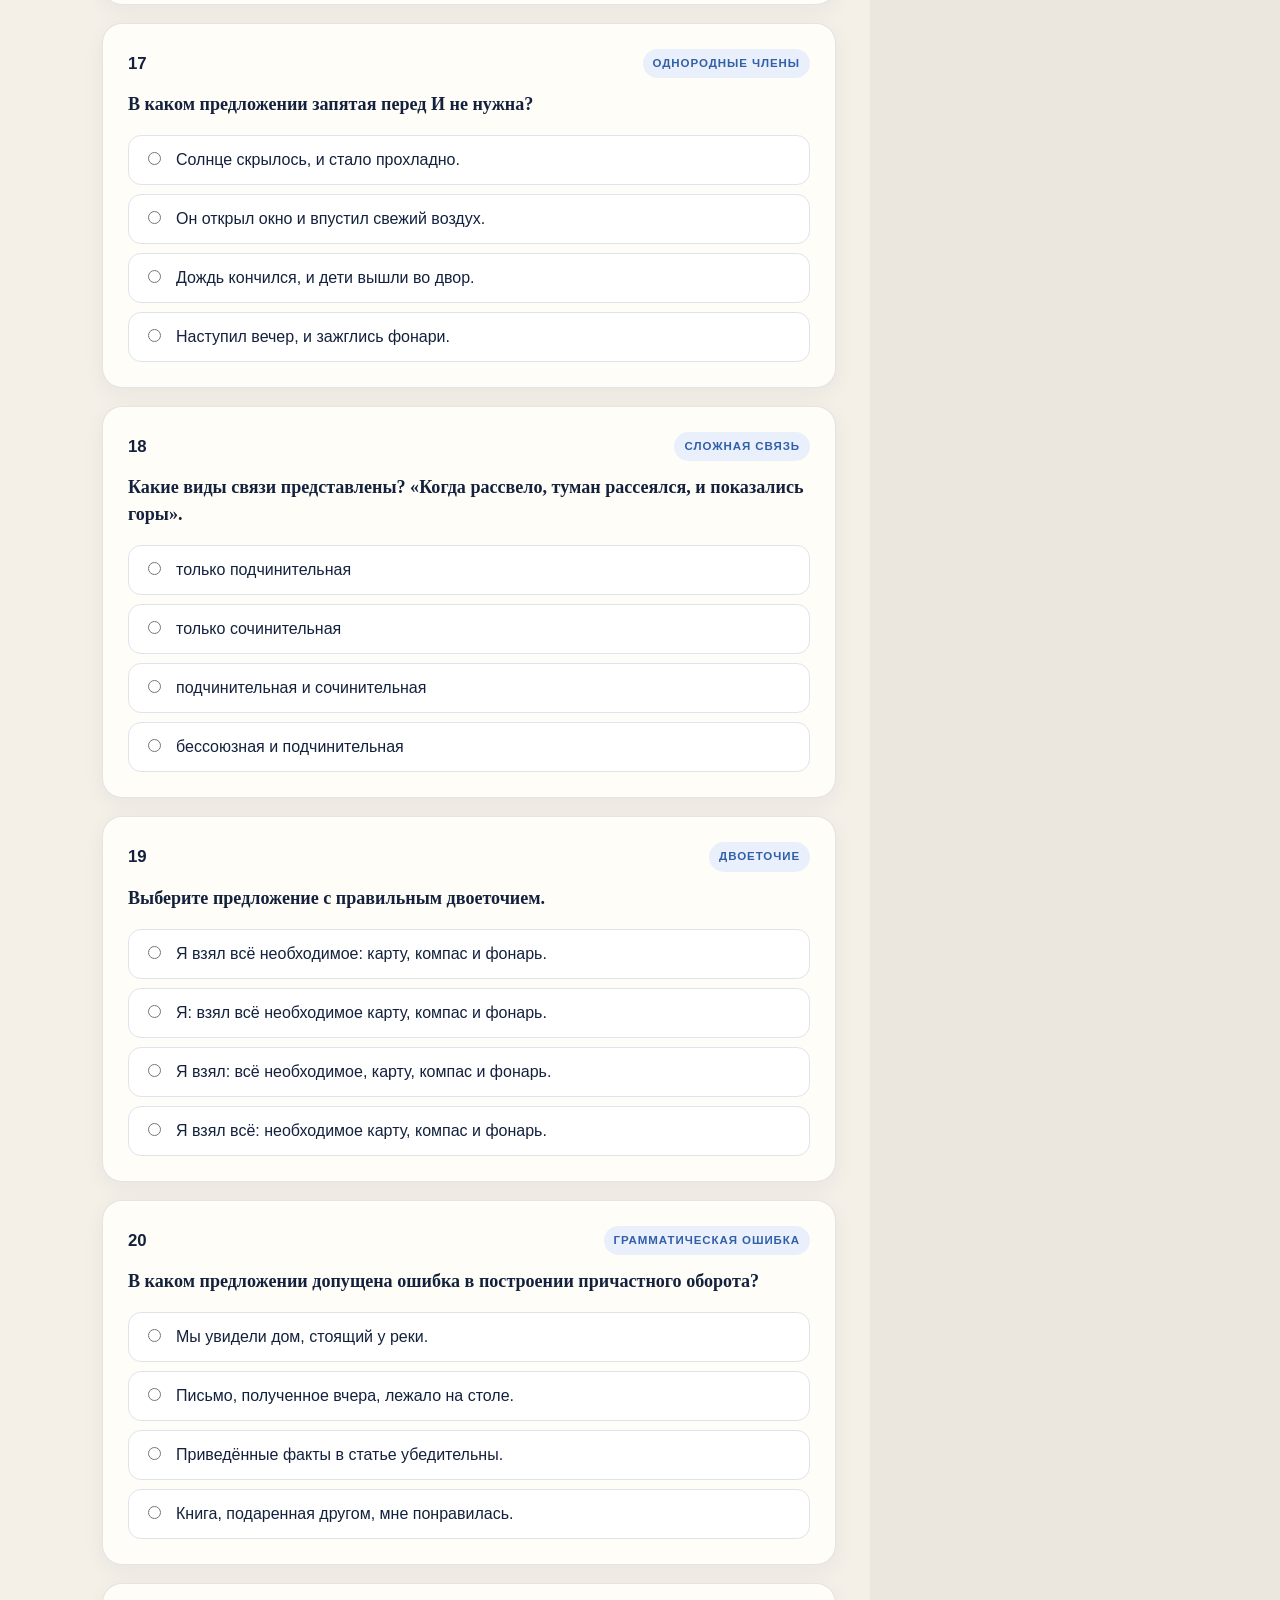
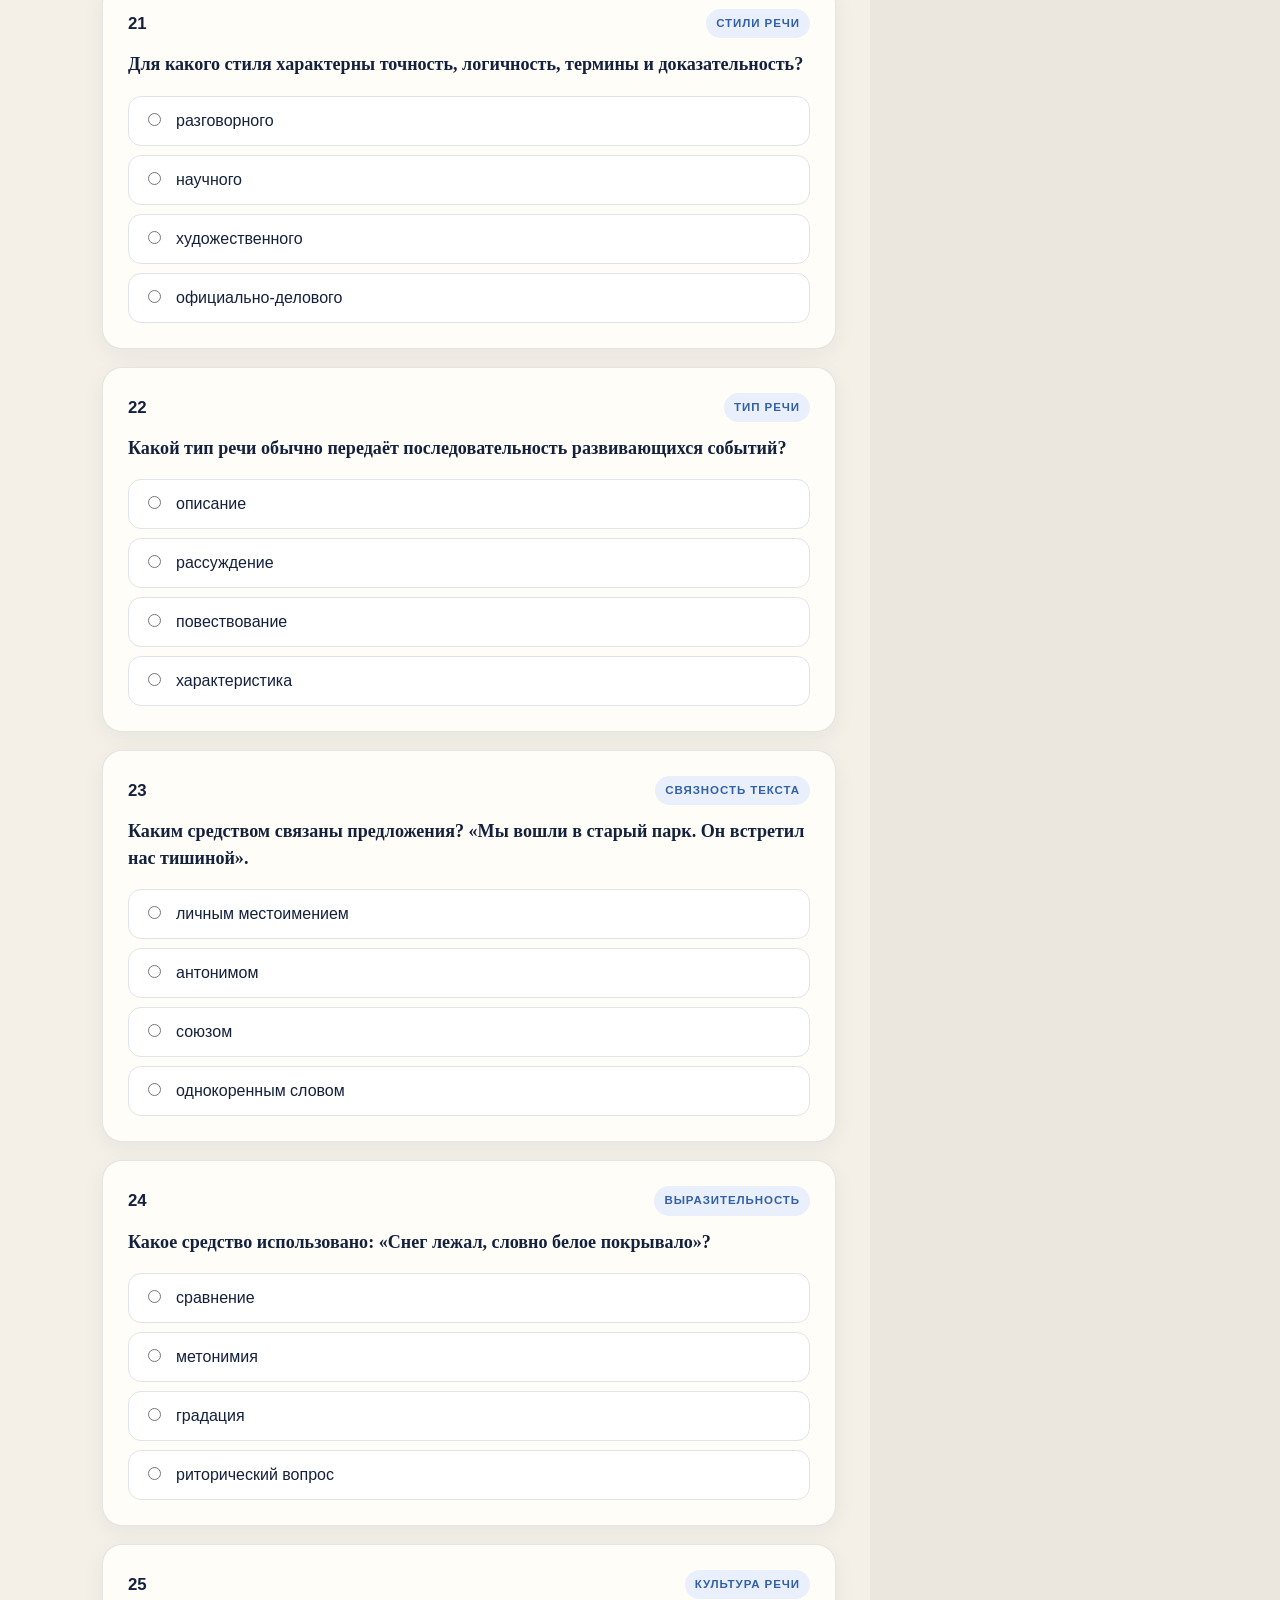
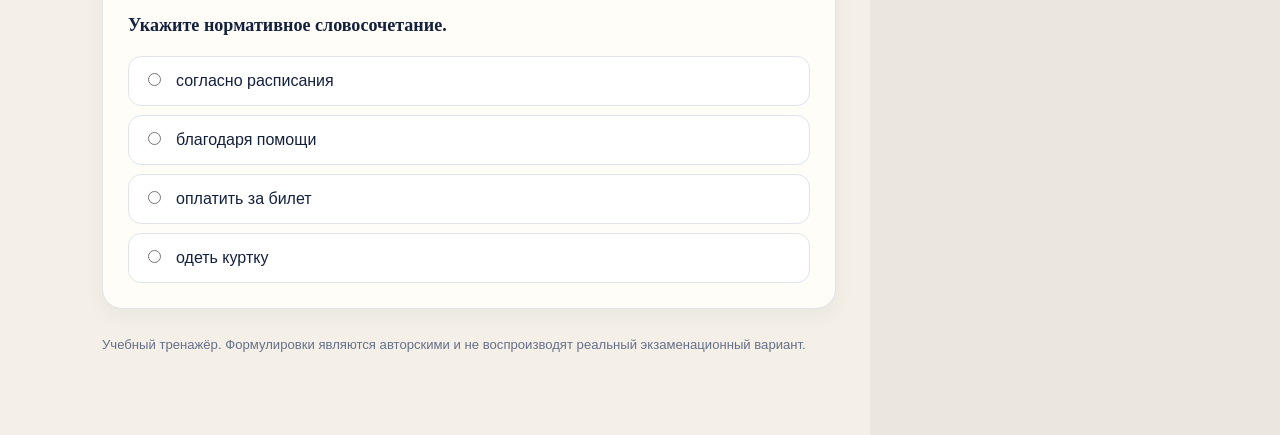
<file: variant-3.html>
<!doctype html><html lang="ru"><head><meta charset="utf-8"><meta name="viewport" content="width=device-width,initial-scale=1"><title>Вариант 3</title><link rel="stylesheet" href="styles.css"></head><body class="test-page"><header class="topbar"><div class="topbar-inner"><a class="back" href="index.html">← Все варианты</a><span>Время: <span class="timer" id="timer">00:00</span></span></div></header><main class="layout"><section><div class="intro"><p class="eyebrow">Интерактивный тест</p><h1 id="variant-title"></h1><p id="variant-subtitle"></p></div><div id="questions"></div><p class="footer-note">Учебный тренажёр. Формулировки являются авторскими и не воспроизводят реальный экзаменационный вариант.</p></section><aside class="sidebar"><div class="score-card"><div class="score-label">Текущий результат</div><div class="score-big"><span id="correct">0</span> / <span id="total">25</span></div><div class="points-score">Баллы: <b id="points">0</b> / 100</div><div class="progress-track"><div class="progress-bar" id="progress"></div></div><div class="score-meta">Отвечено: <b id="answered">0</b> из <b id="answered-total">25</b></div><div class="result" id="result"><strong></strong><span></span></div><button class="reset" id="reset">Начать заново</button><div class="legend"><div><i class="dot good"></i>правильный ответ</div><div><i class="dot bad"></i>ваш неверный ответ</div></div></div></aside></main><noscript><p class="noscript">Для работы теста необходимо включить JavaScript.</p></noscript><script src="variant-3.js"></script><script src="app.js"></script></body></html>
</file>
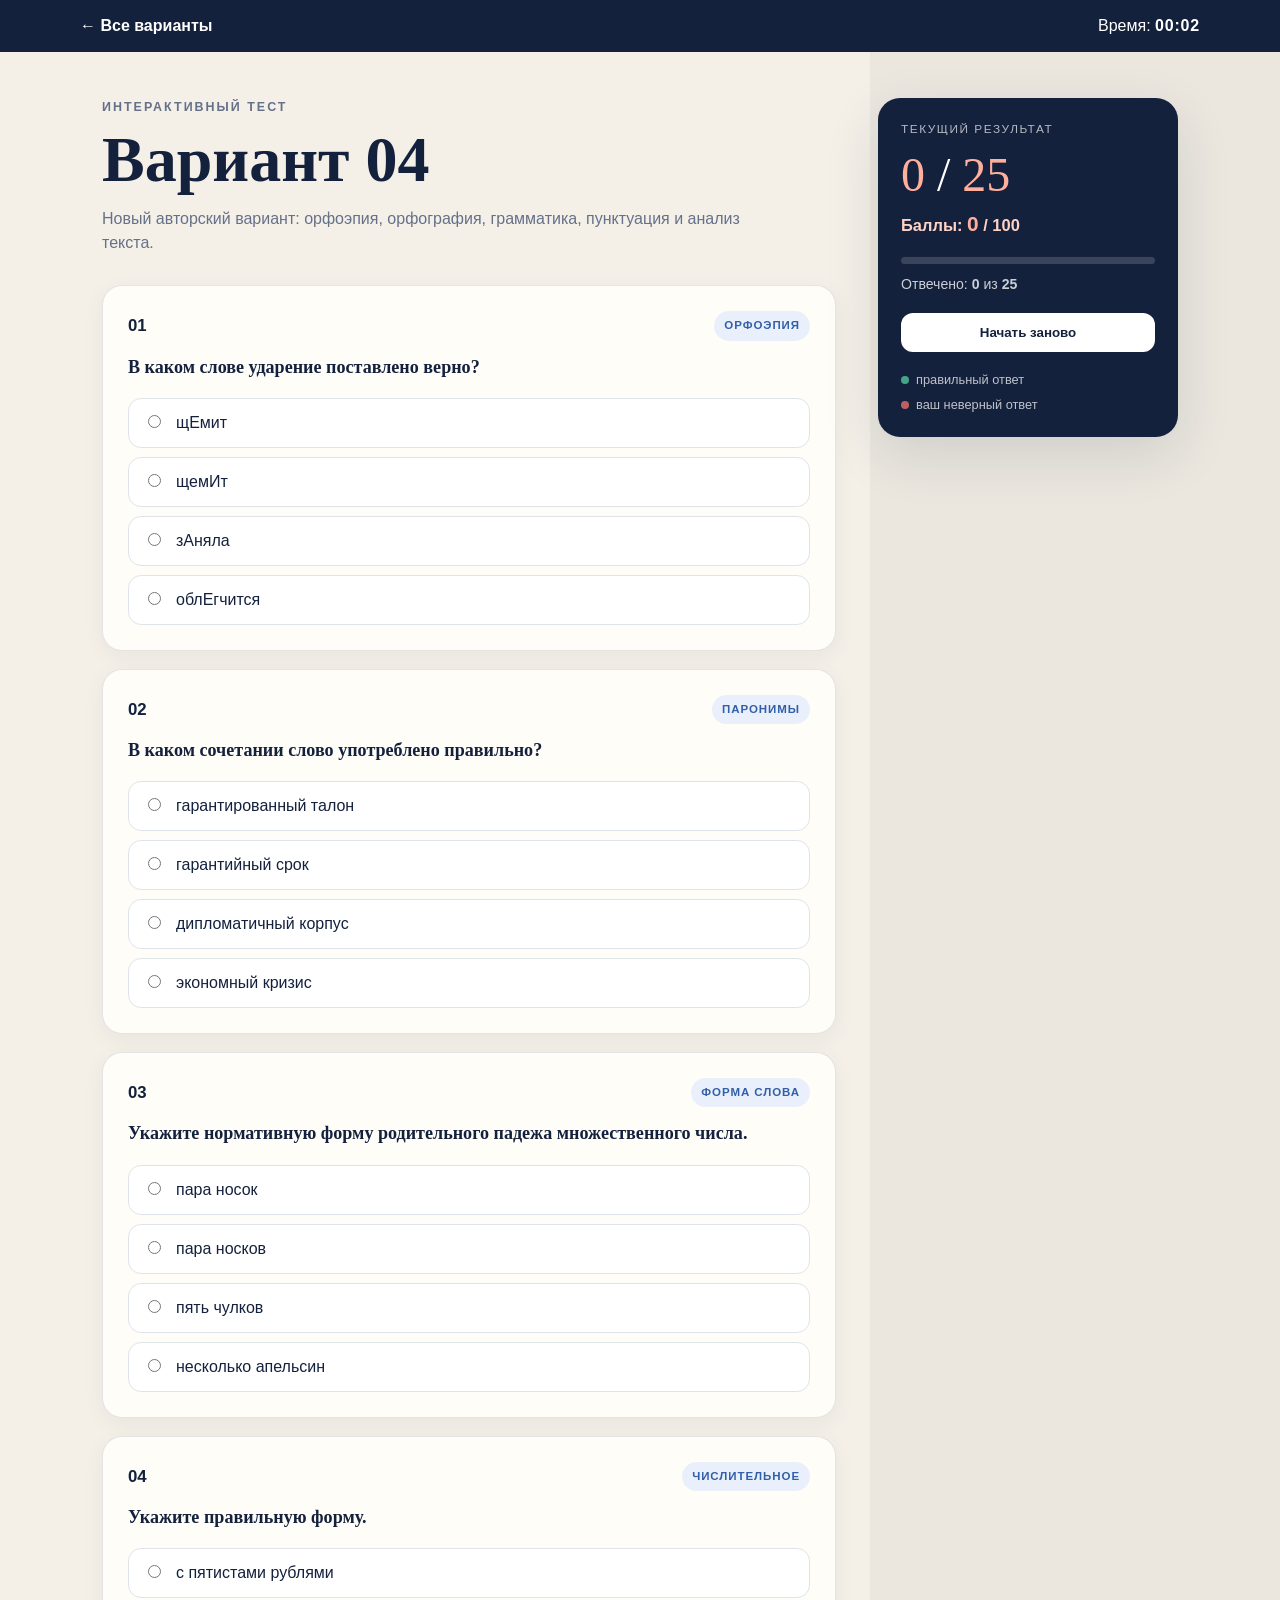
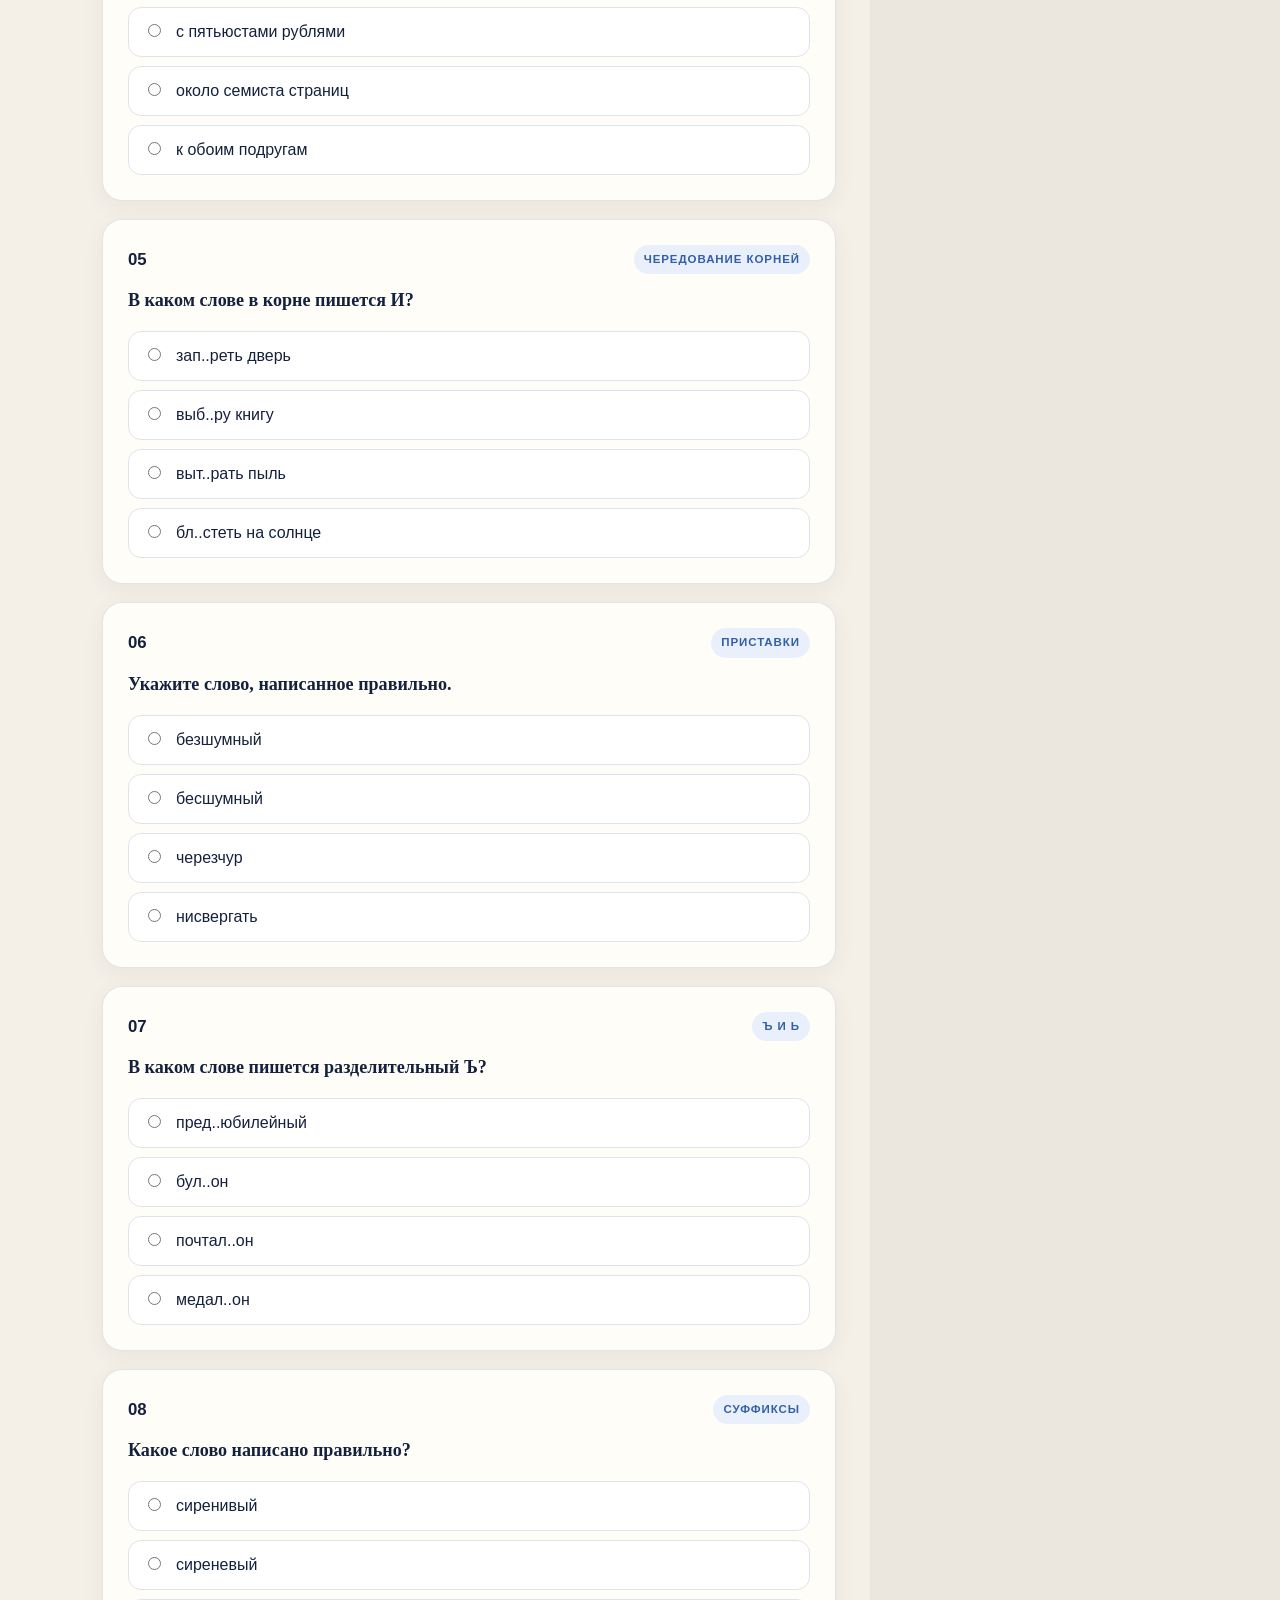
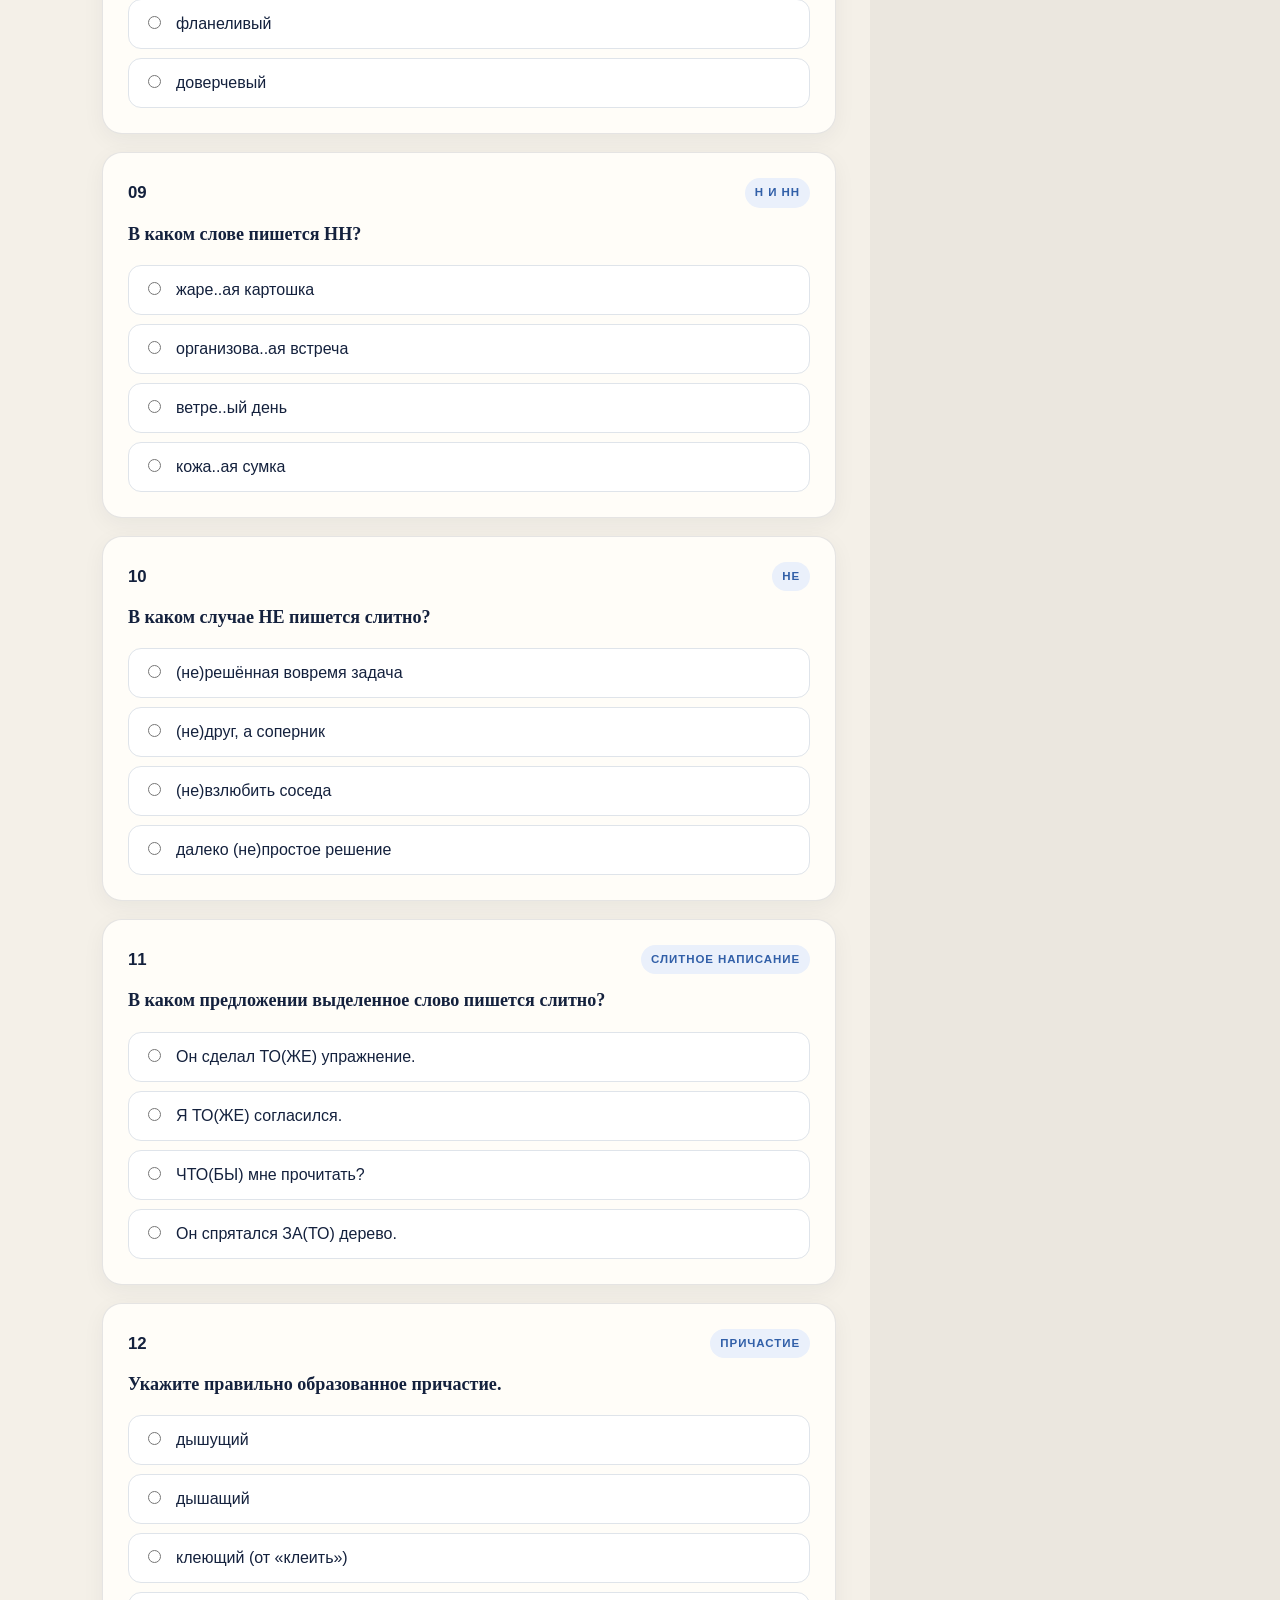
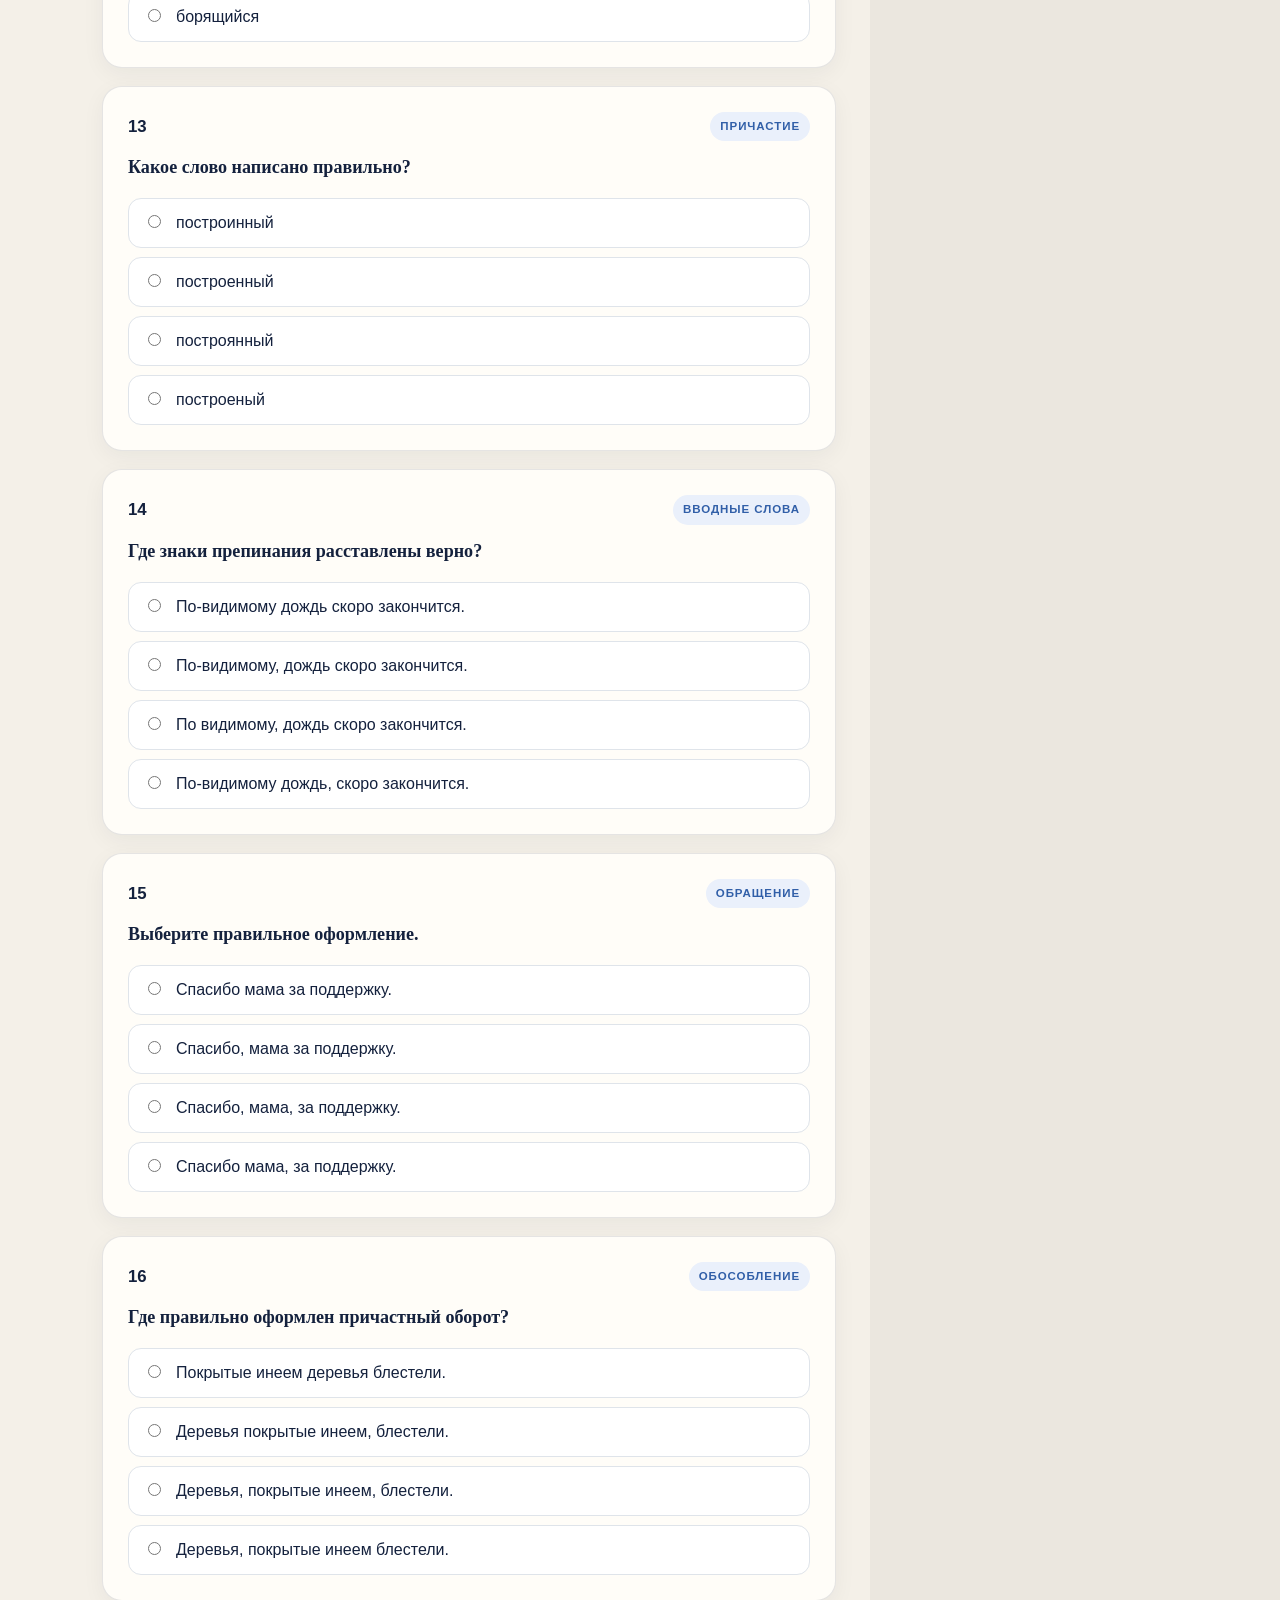
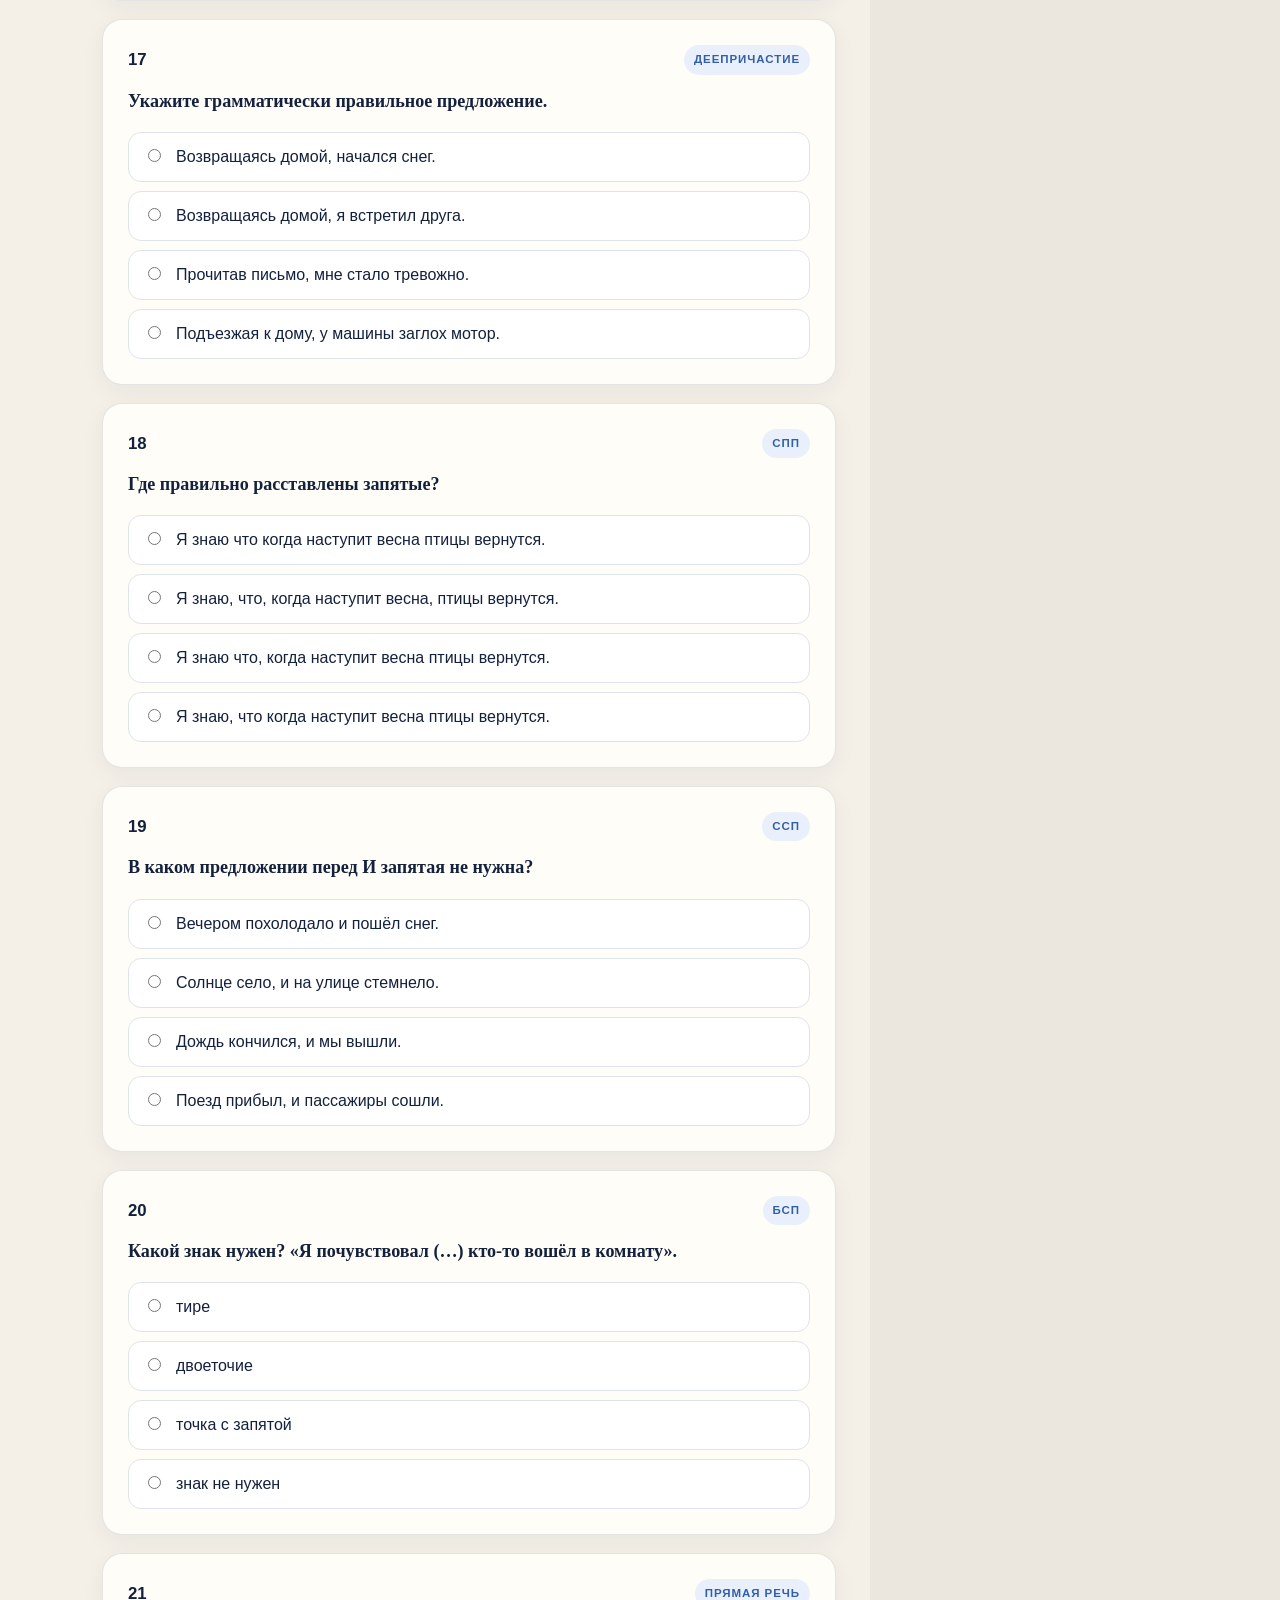
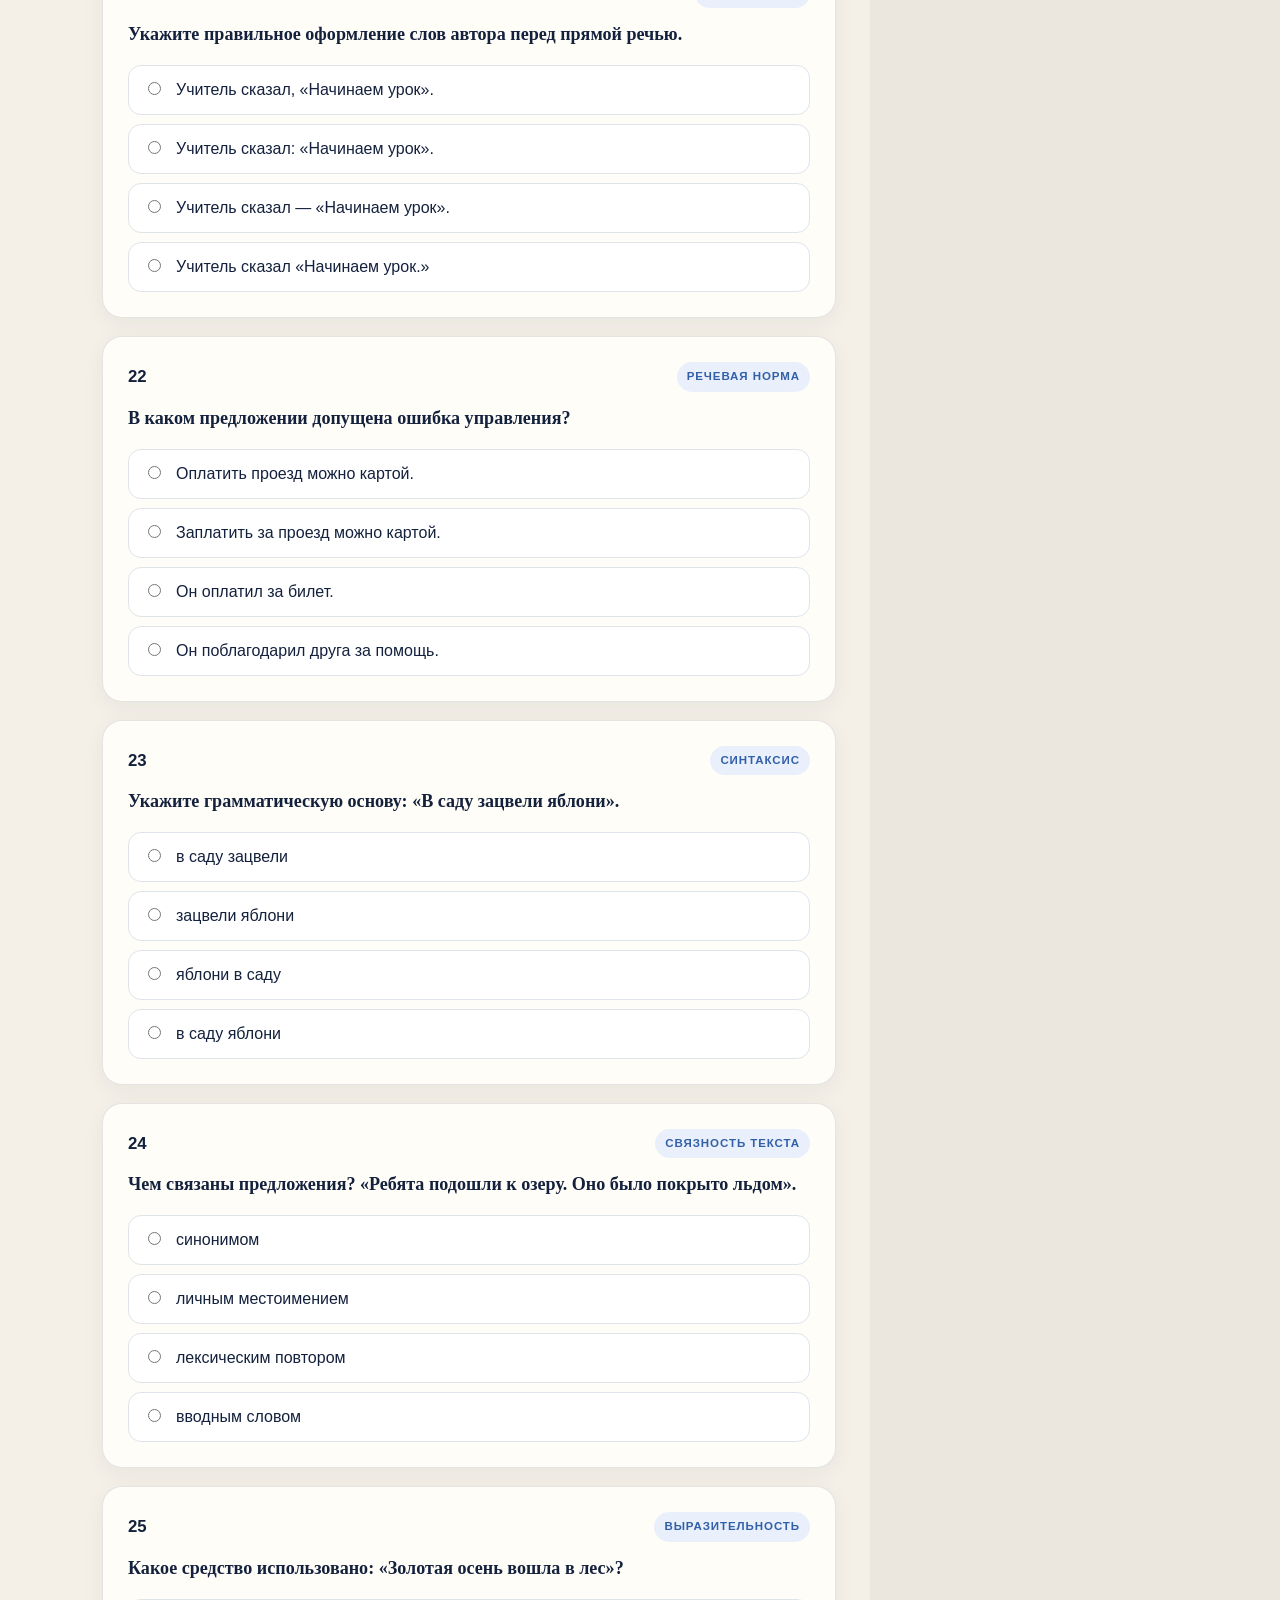
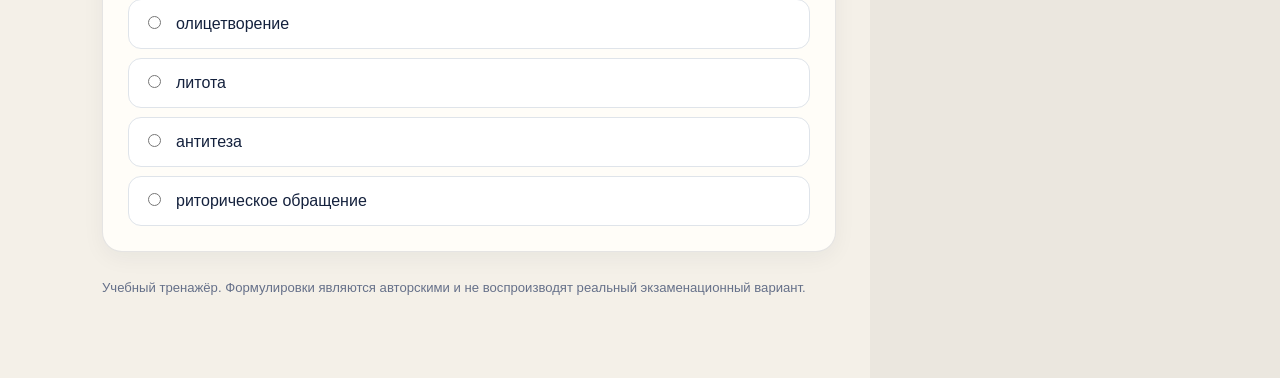
<file: variant-4.html>
<!doctype html><html lang="ru"><head><meta charset="utf-8"><meta name="viewport" content="width=device-width,initial-scale=1"><title>Вариант 4</title><link rel="stylesheet" href="styles.css"></head><body class="test-page"><header class="topbar"><div class="topbar-inner"><a class="back" href="index.html">← Все варианты</a><span>Время: <span class="timer" id="timer">00:00</span></span></div></header><main class="layout"><section><div class="intro"><p class="eyebrow">Интерактивный тест</p><h1 id="variant-title"></h1><p id="variant-subtitle"></p></div><div id="questions"></div><p class="footer-note">Учебный тренажёр. Формулировки являются авторскими и не воспроизводят реальный экзаменационный вариант.</p></section><aside class="sidebar"><div class="score-card"><div class="score-label">Текущий результат</div><div class="score-big"><span id="correct">0</span> / <span id="total">25</span></div><div class="points-score">Баллы: <b id="points">0</b> / 100</div><div class="progress-track"><div class="progress-bar" id="progress"></div></div><div class="score-meta">Отвечено: <b id="answered">0</b> из <b id="answered-total">25</b></div><div class="result" id="result"><strong></strong><span></span></div><button class="reset" id="reset">Начать заново</button><div class="legend"><div><i class="dot good"></i>правильный ответ</div><div><i class="dot bad"></i>ваш неверный ответ</div></div></div></aside></main><noscript><p class="noscript">Для работы теста необходимо включить JavaScript.</p></noscript><script src="variant-4.js"></script><script src="app.js"></script></body></html>
</file>
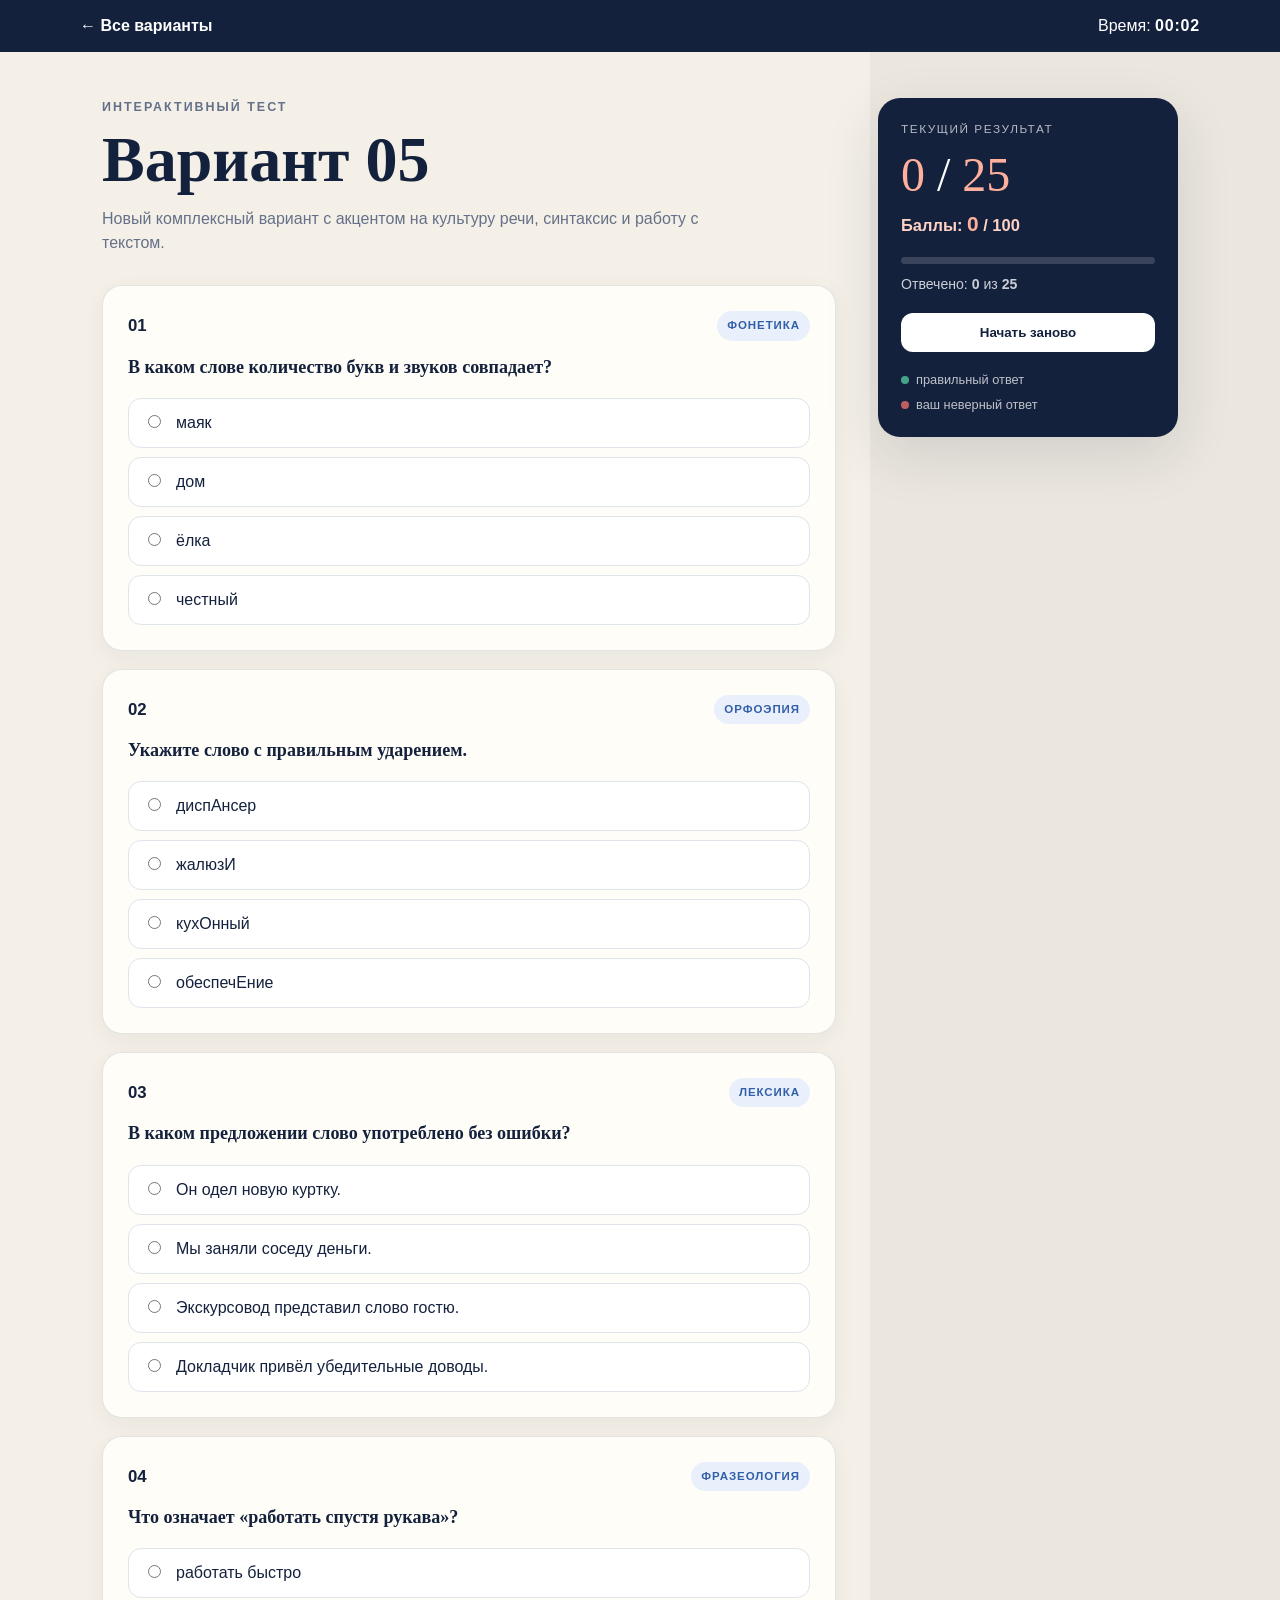
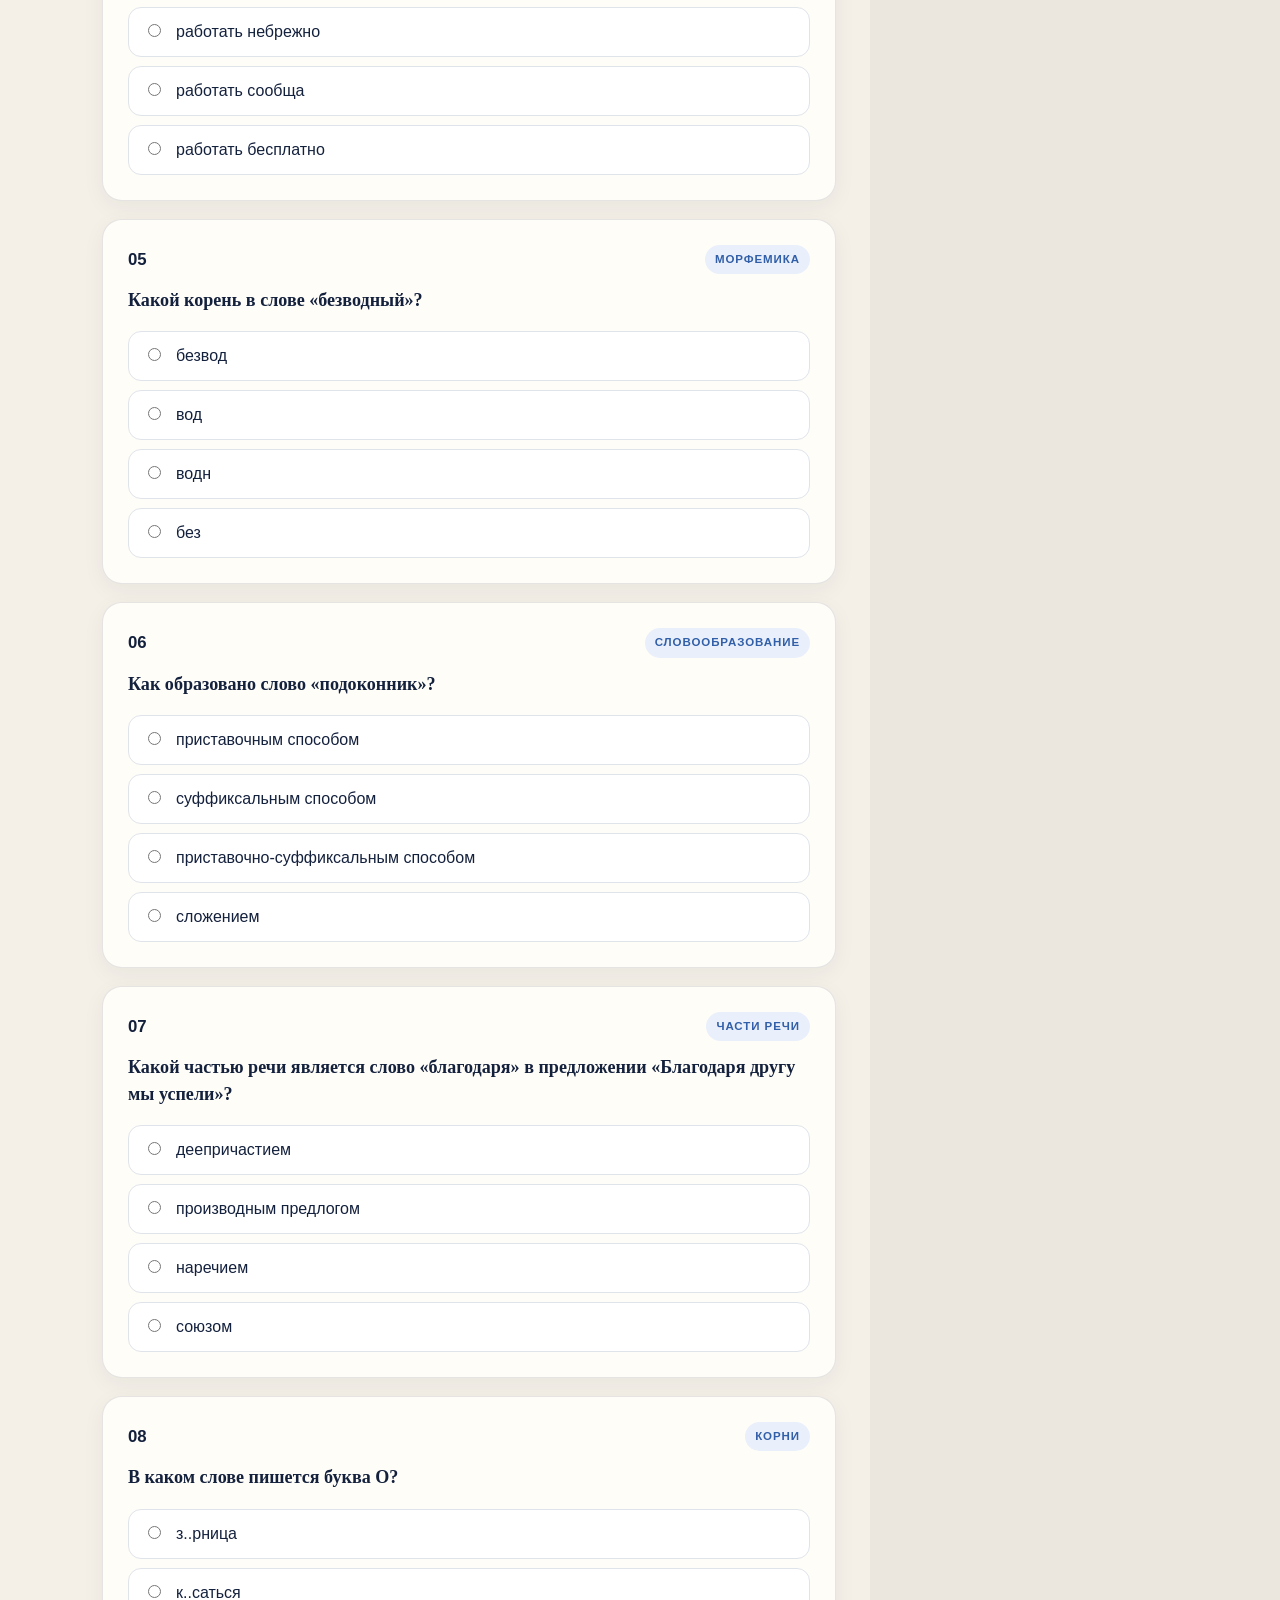
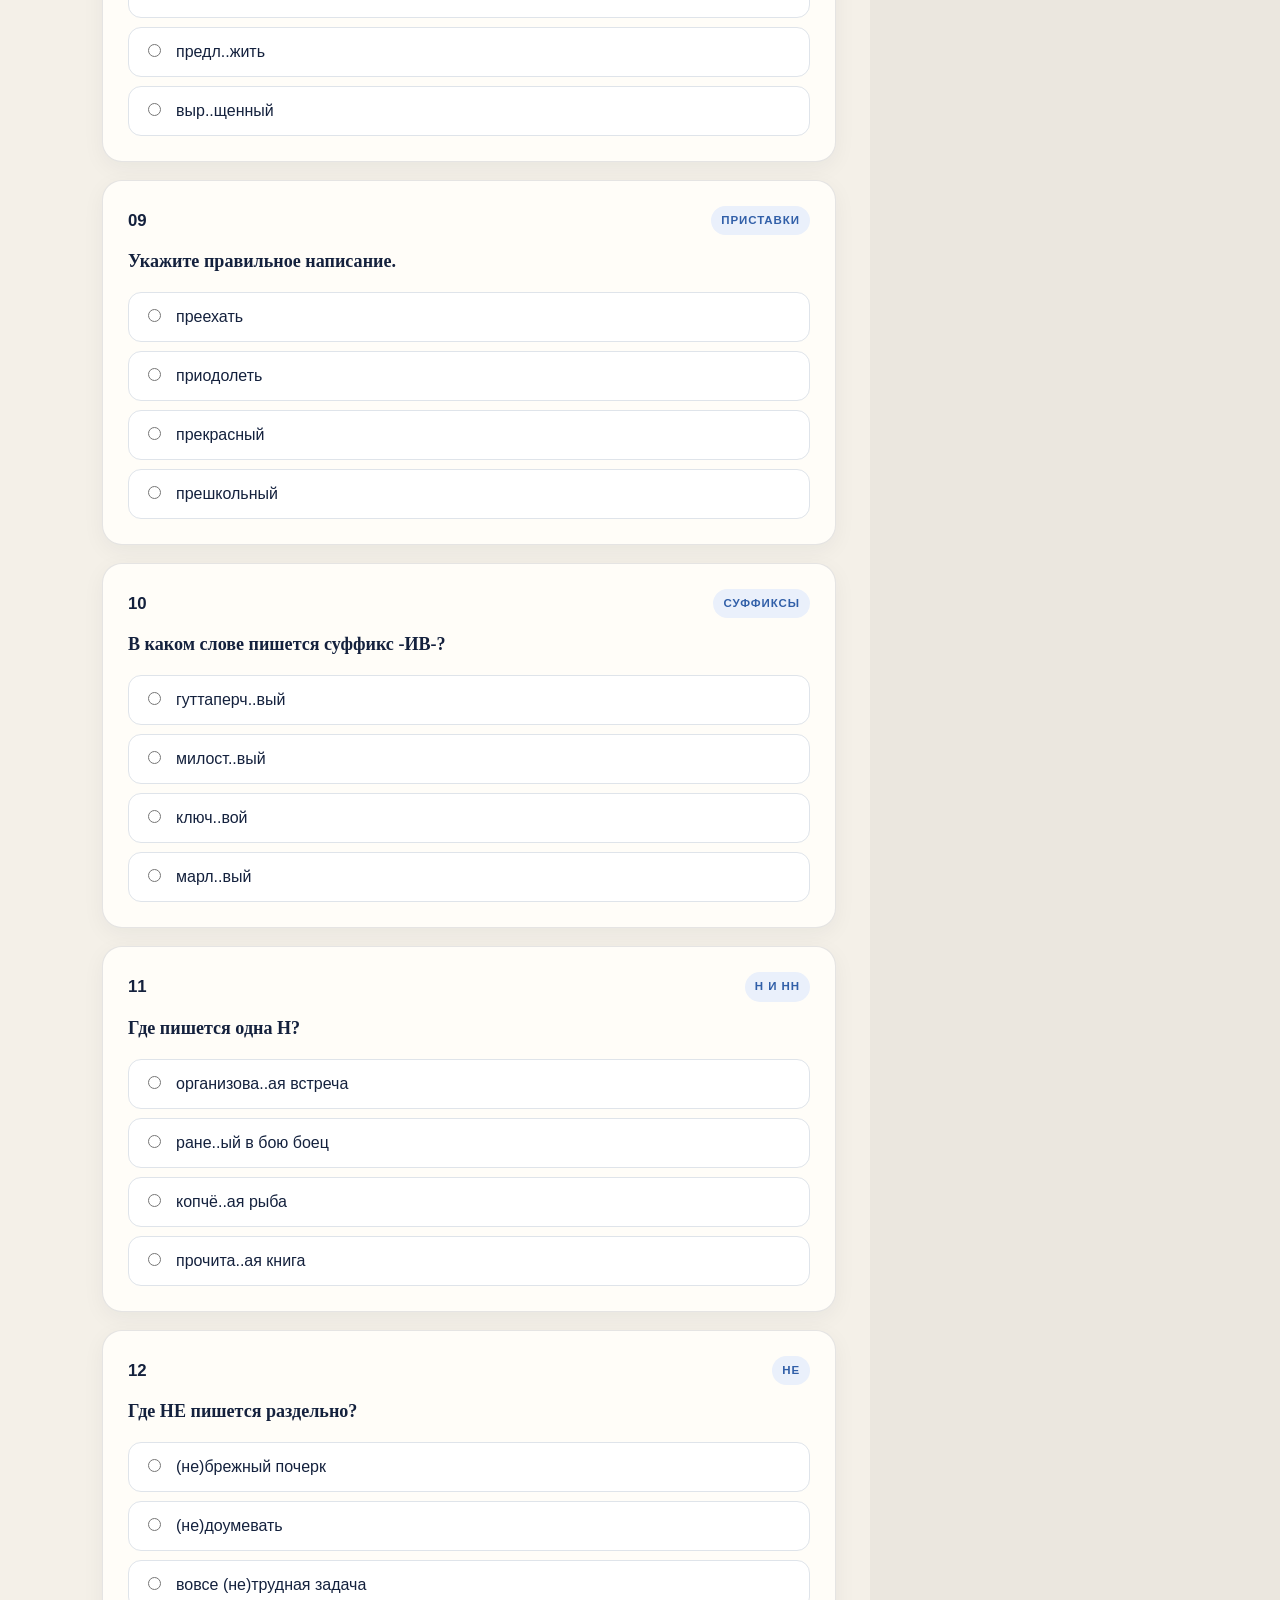
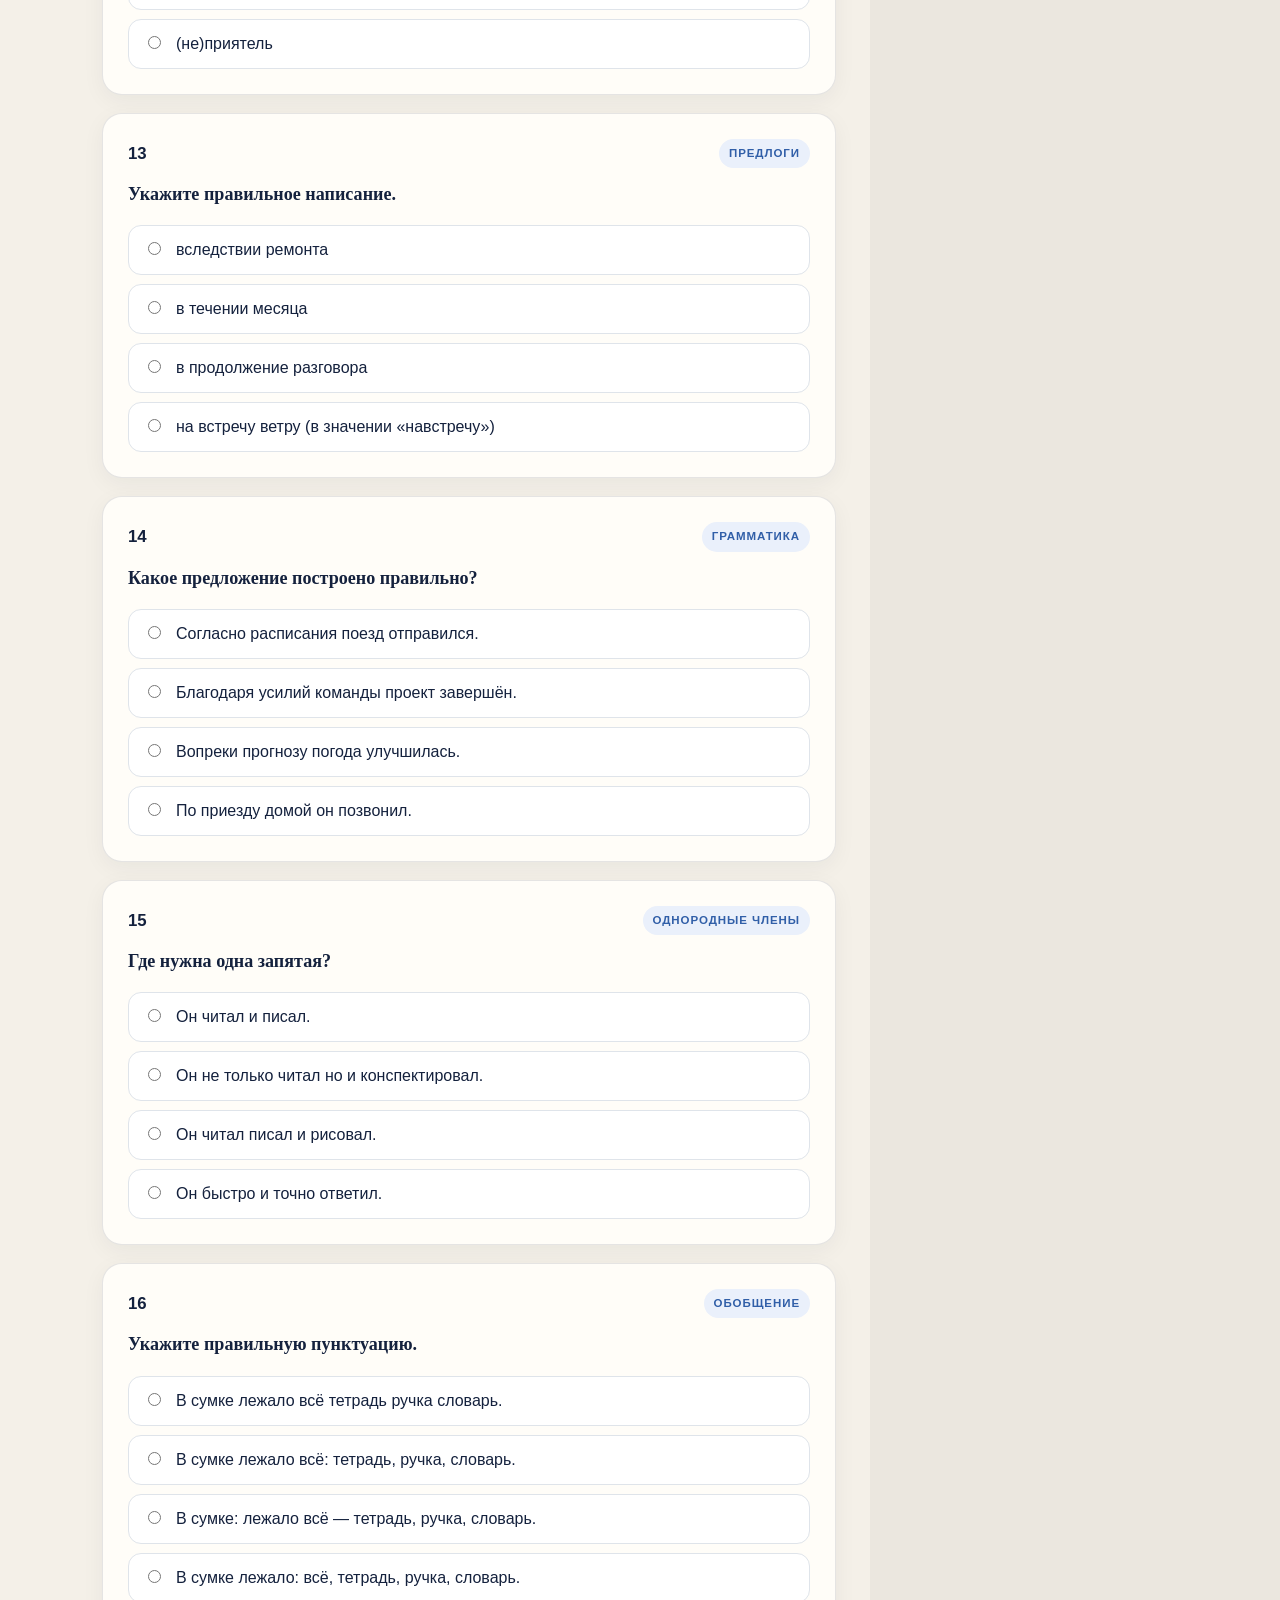
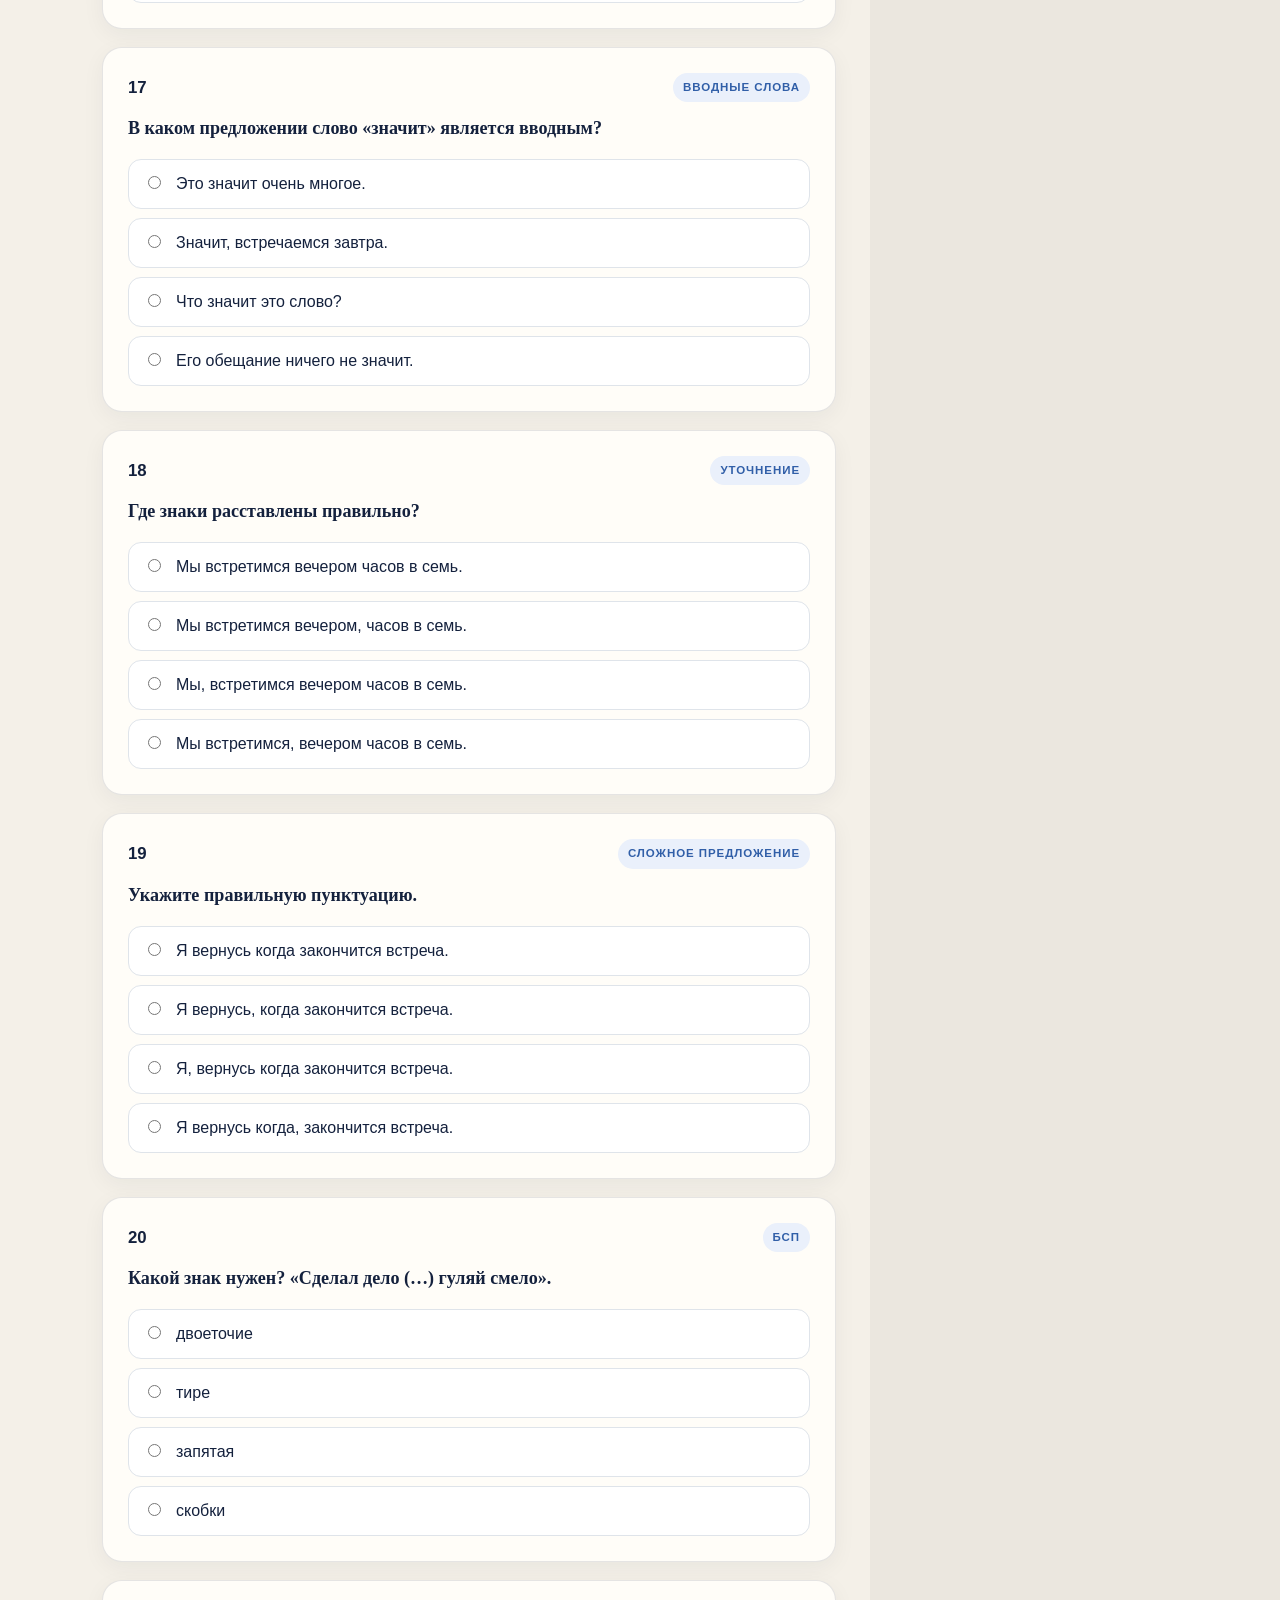
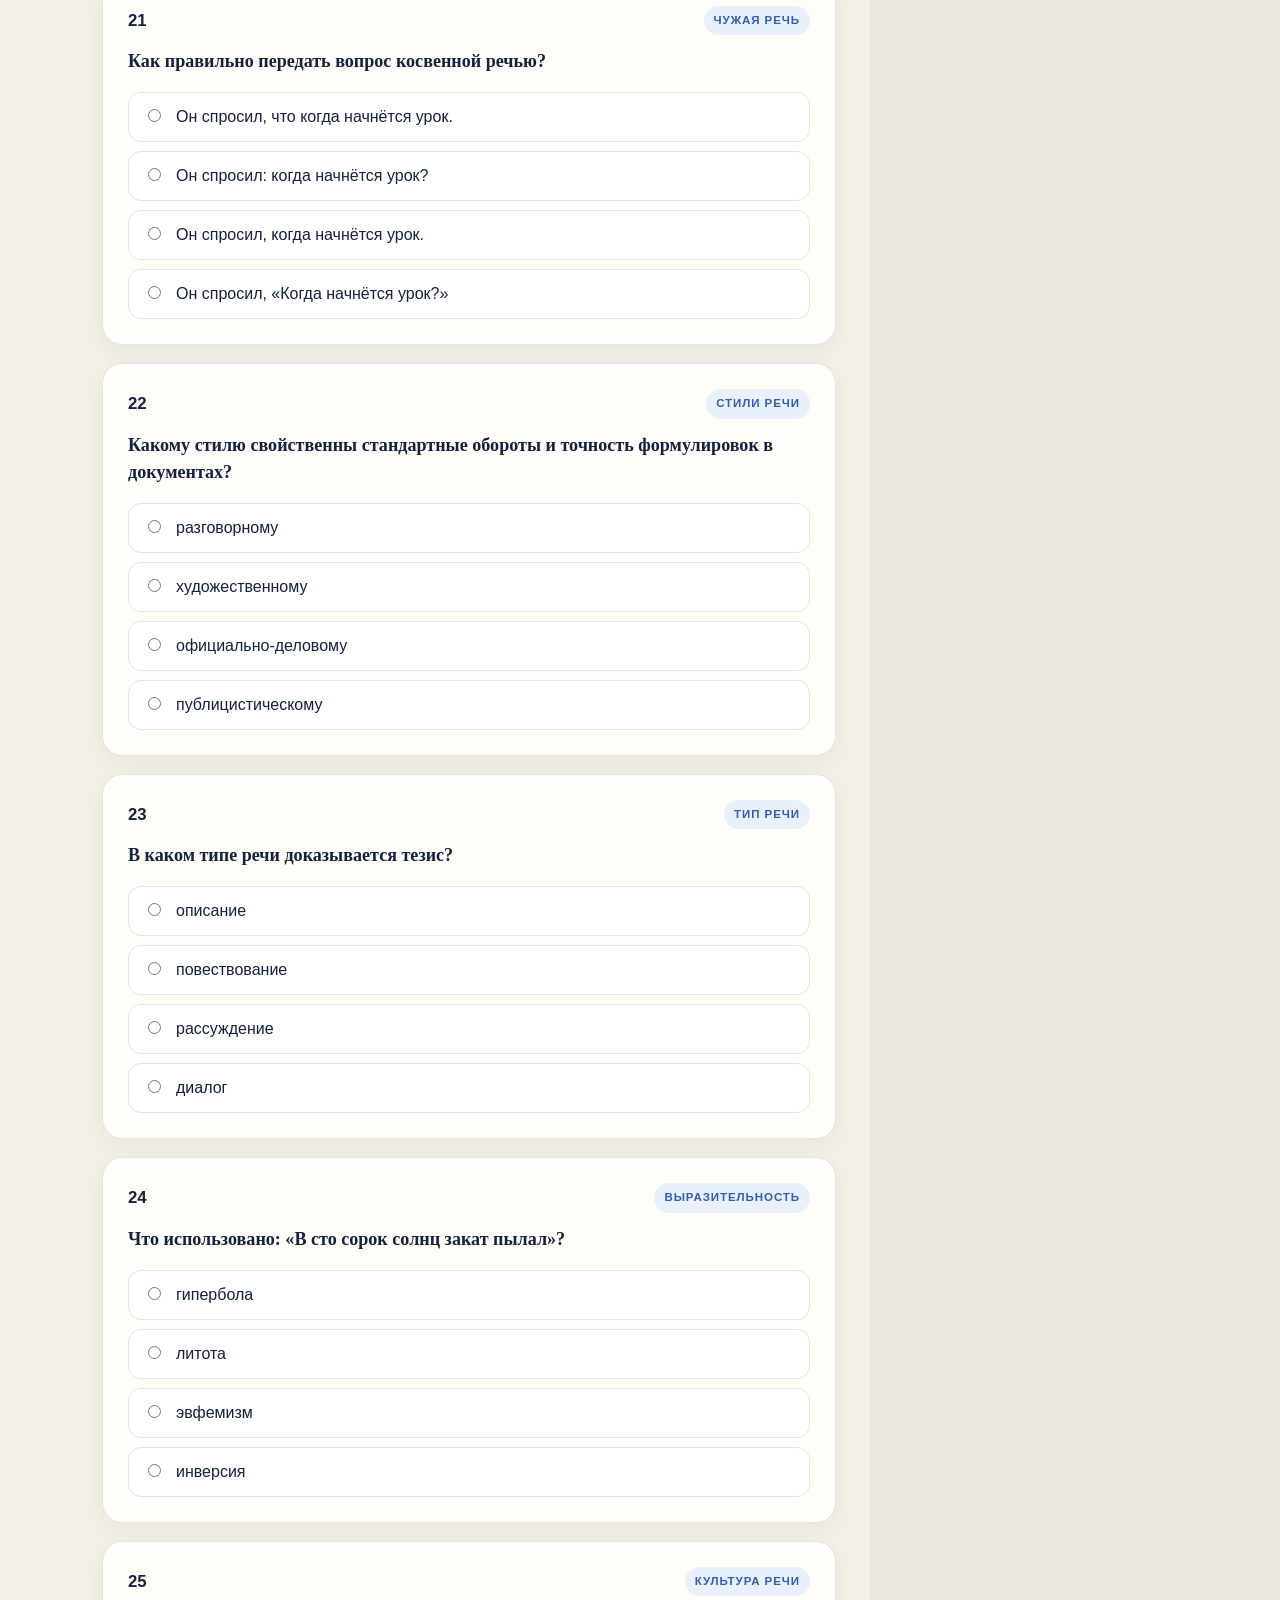
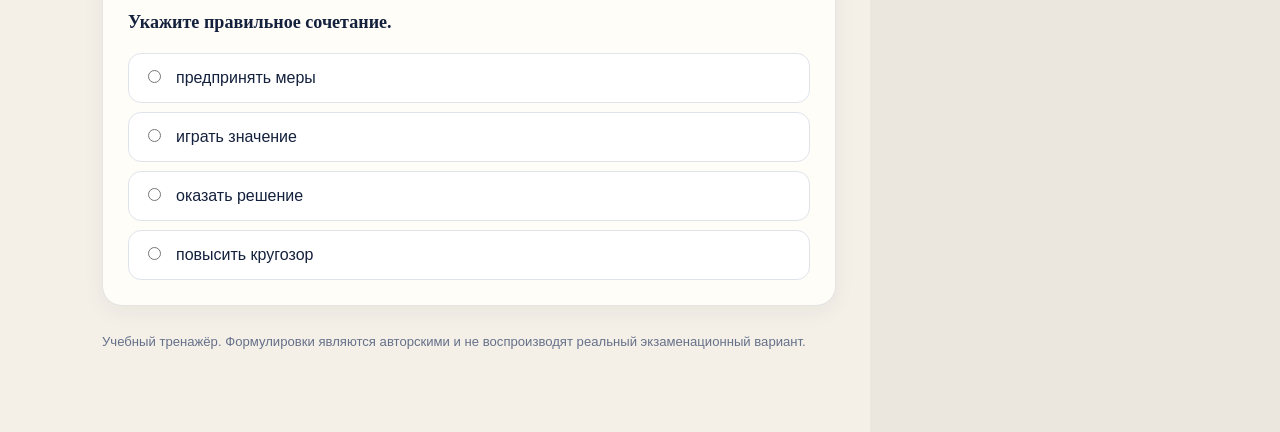
<file: variant-5.html>
<!doctype html><html lang="ru"><head><meta charset="utf-8"><meta name="viewport" content="width=device-width,initial-scale=1"><title>Вариант 5</title><link rel="stylesheet" href="styles.css"></head><body class="test-page"><header class="topbar"><div class="topbar-inner"><a class="back" href="index.html">← Все варианты</a><span>Время: <span class="timer" id="timer">00:00</span></span></div></header><main class="layout"><section><div class="intro"><p class="eyebrow">Интерактивный тест</p><h1 id="variant-title"></h1><p id="variant-subtitle"></p></div><div id="questions"></div><p class="footer-note">Учебный тренажёр. Формулировки являются авторскими и не воспроизводят реальный экзаменационный вариант.</p></section><aside class="sidebar"><div class="score-card"><div class="score-label">Текущий результат</div><div class="score-big"><span id="correct">0</span> / <span id="total">25</span></div><div class="points-score">Баллы: <b id="points">0</b> / 100</div><div class="progress-track"><div class="progress-bar" id="progress"></div></div><div class="score-meta">Отвечено: <b id="answered">0</b> из <b id="answered-total">25</b></div><div class="result" id="result"><strong></strong><span></span></div><button class="reset" id="reset">Начать заново</button><div class="legend"><div><i class="dot good"></i>правильный ответ</div><div><i class="dot bad"></i>ваш неверный ответ</div></div></div></aside></main><noscript><p class="noscript">Для работы теста необходимо включить JavaScript.</p></noscript><script src="variant-5.js"></script><script src="app.js"></script></body></html>
</file>
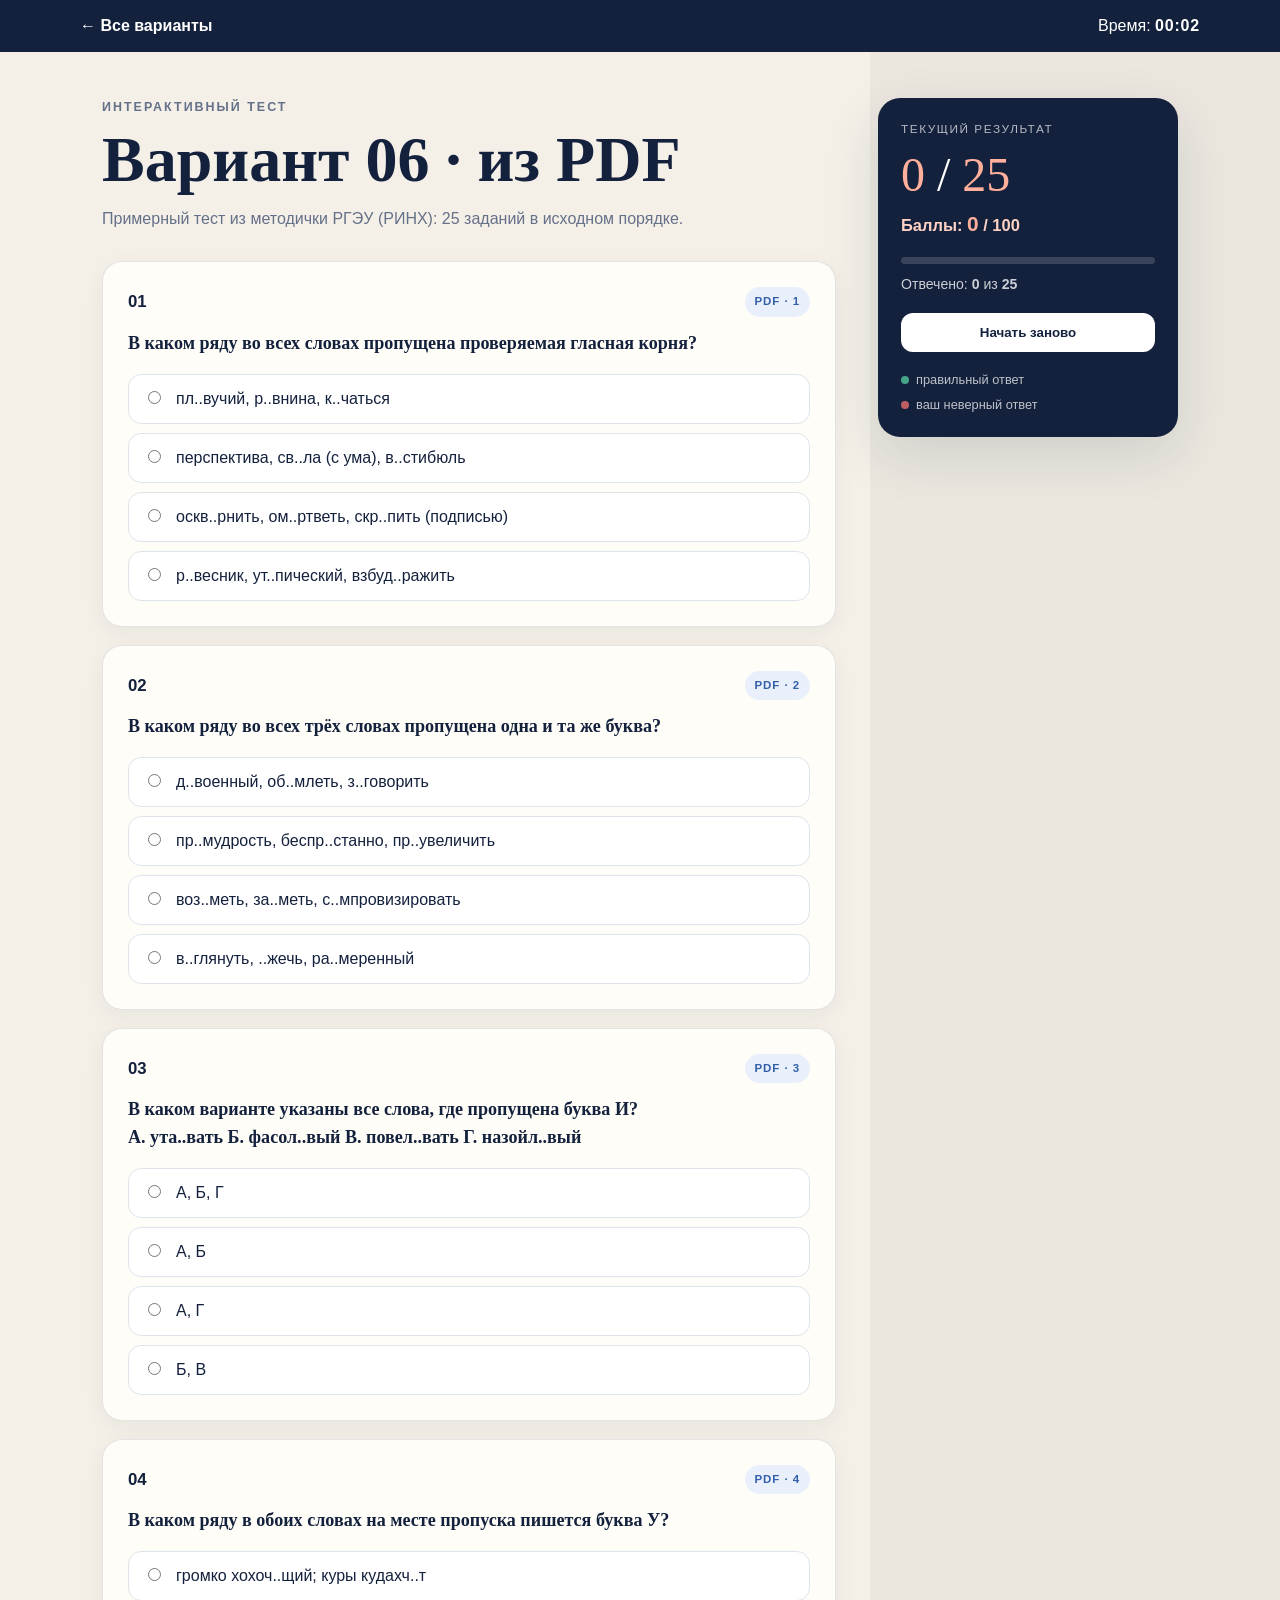
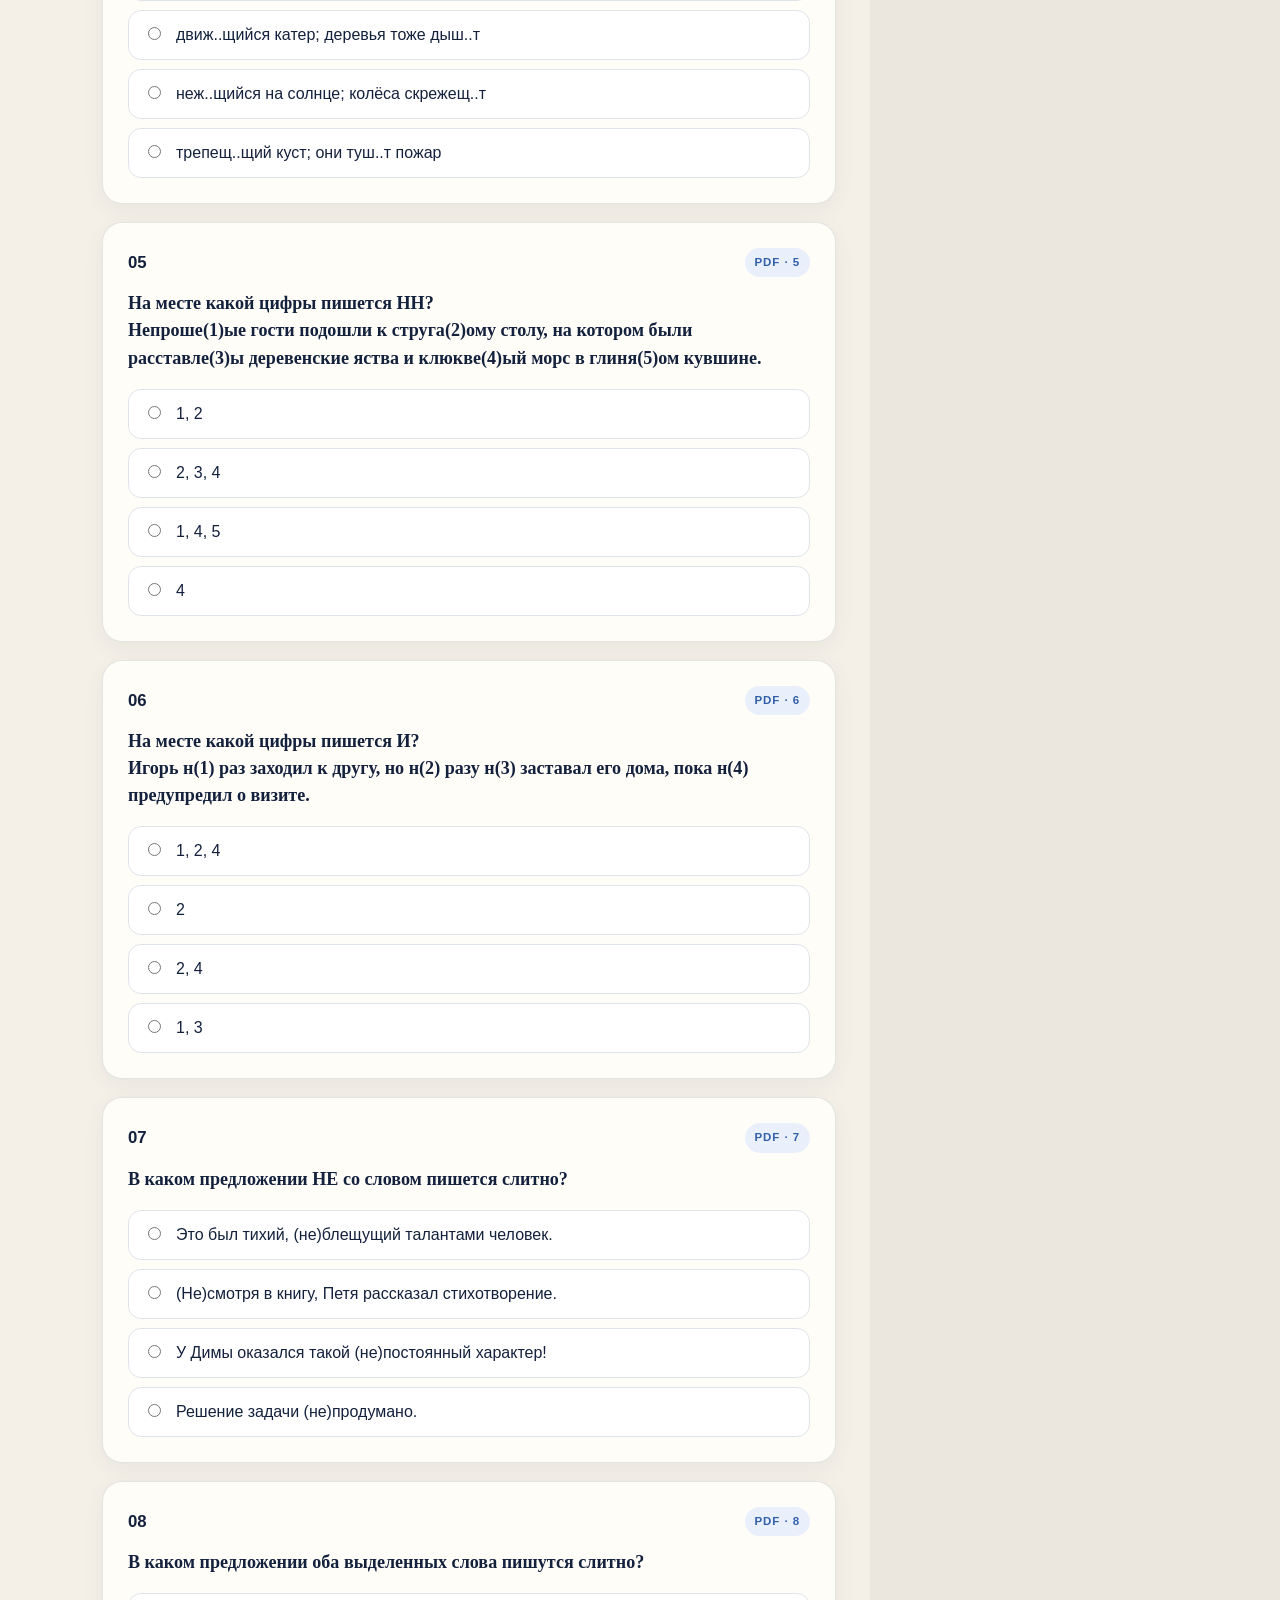
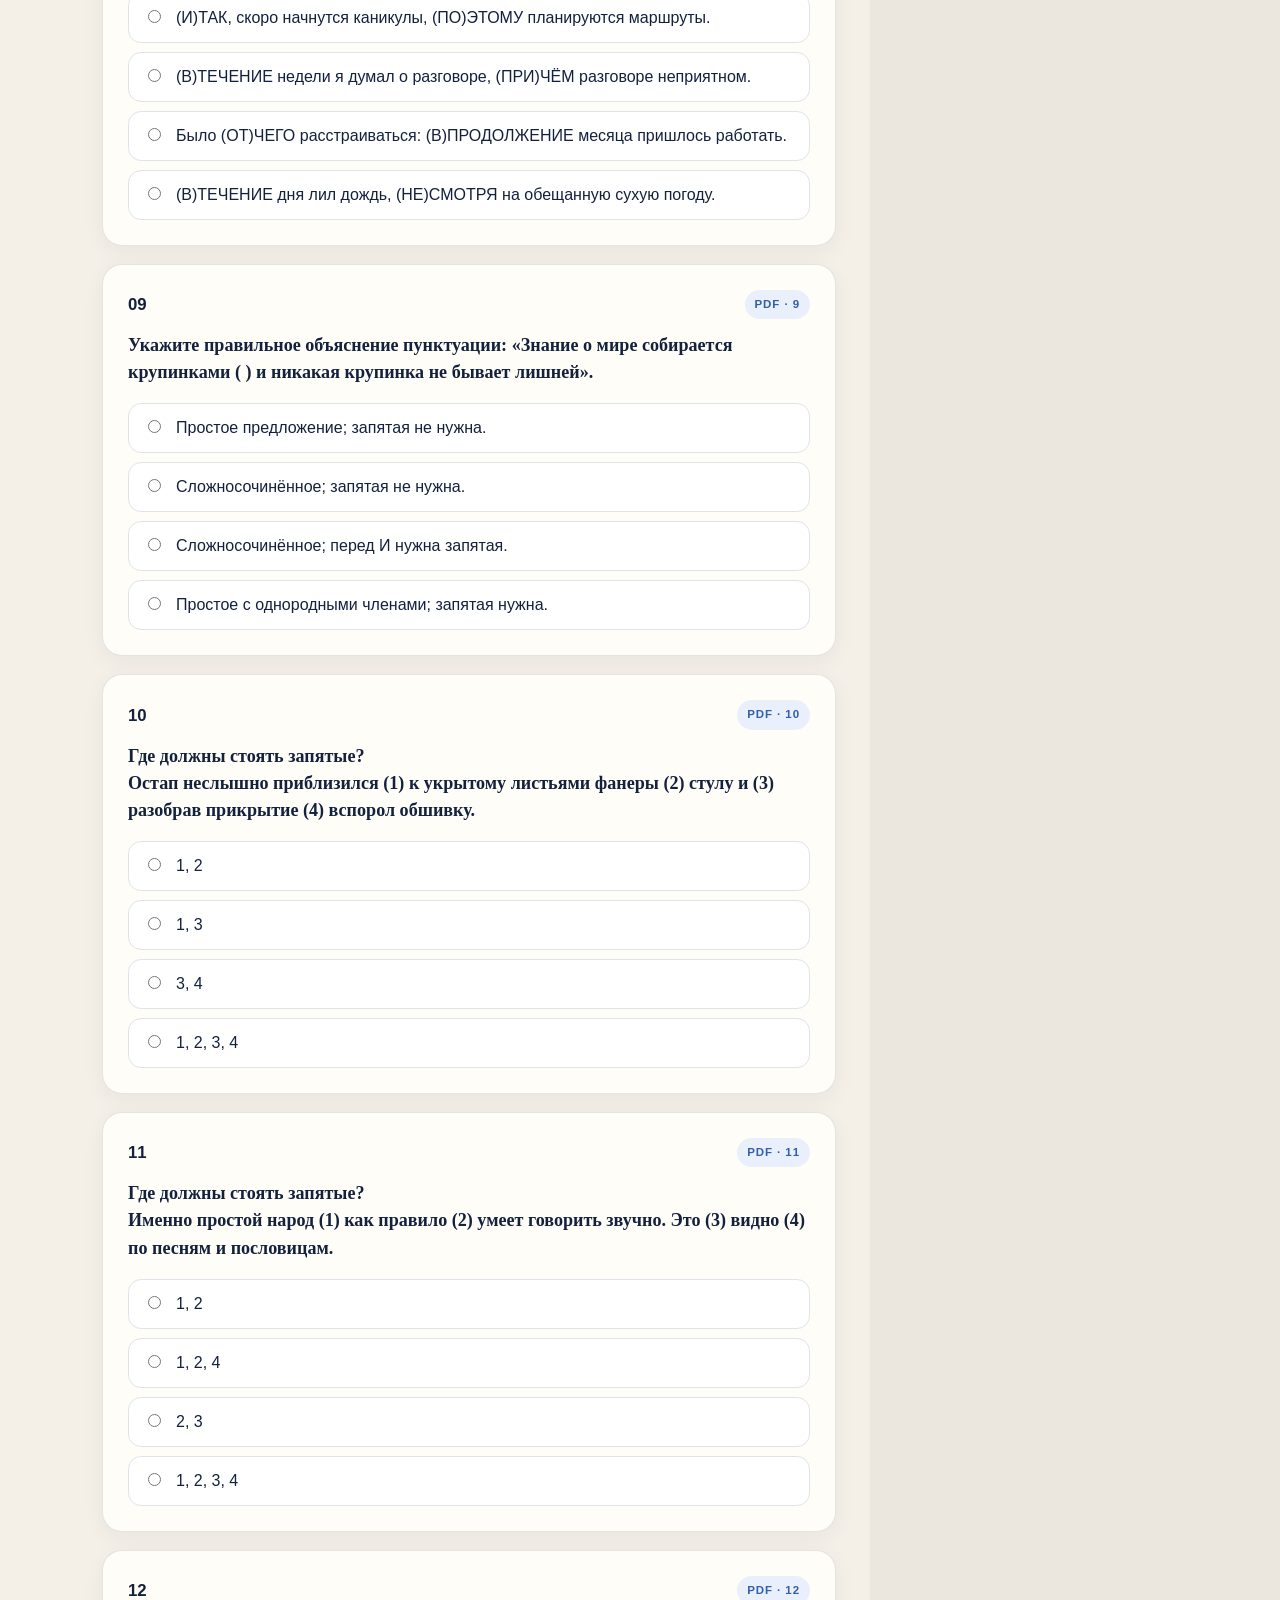
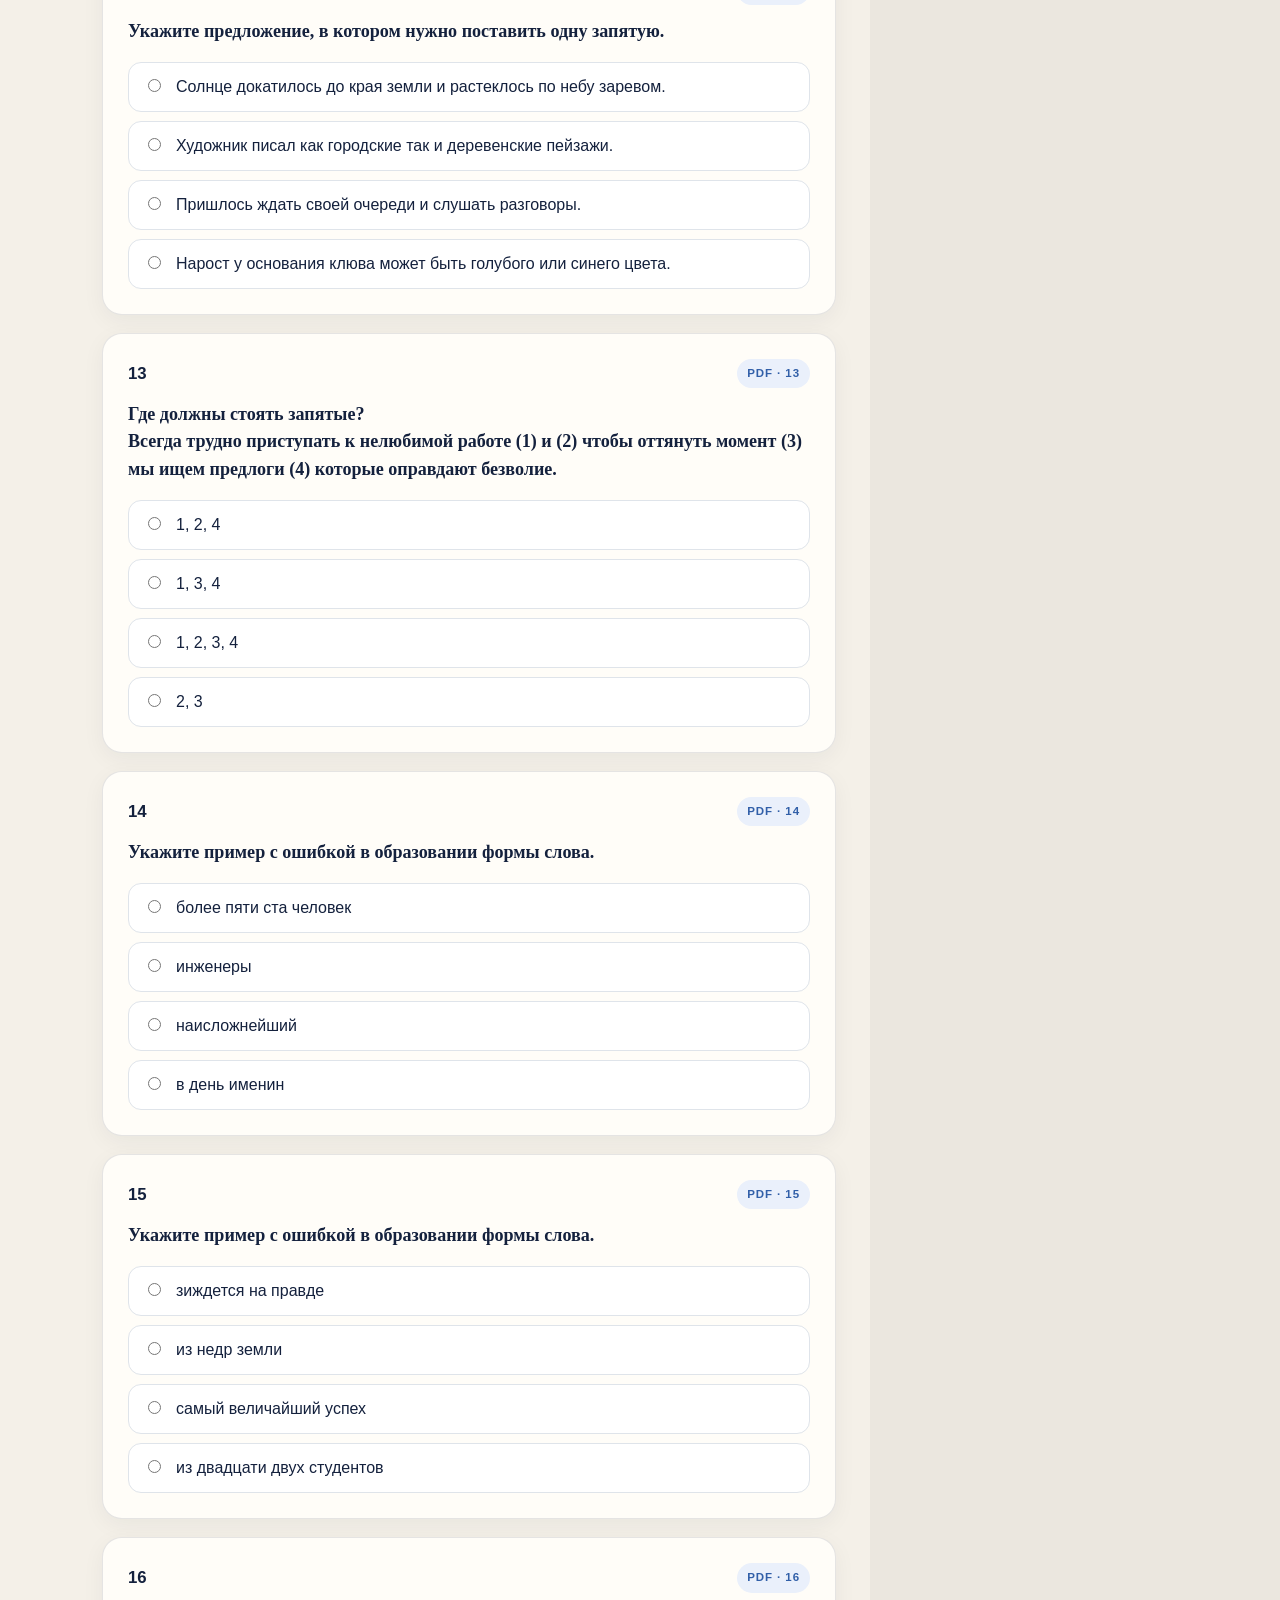
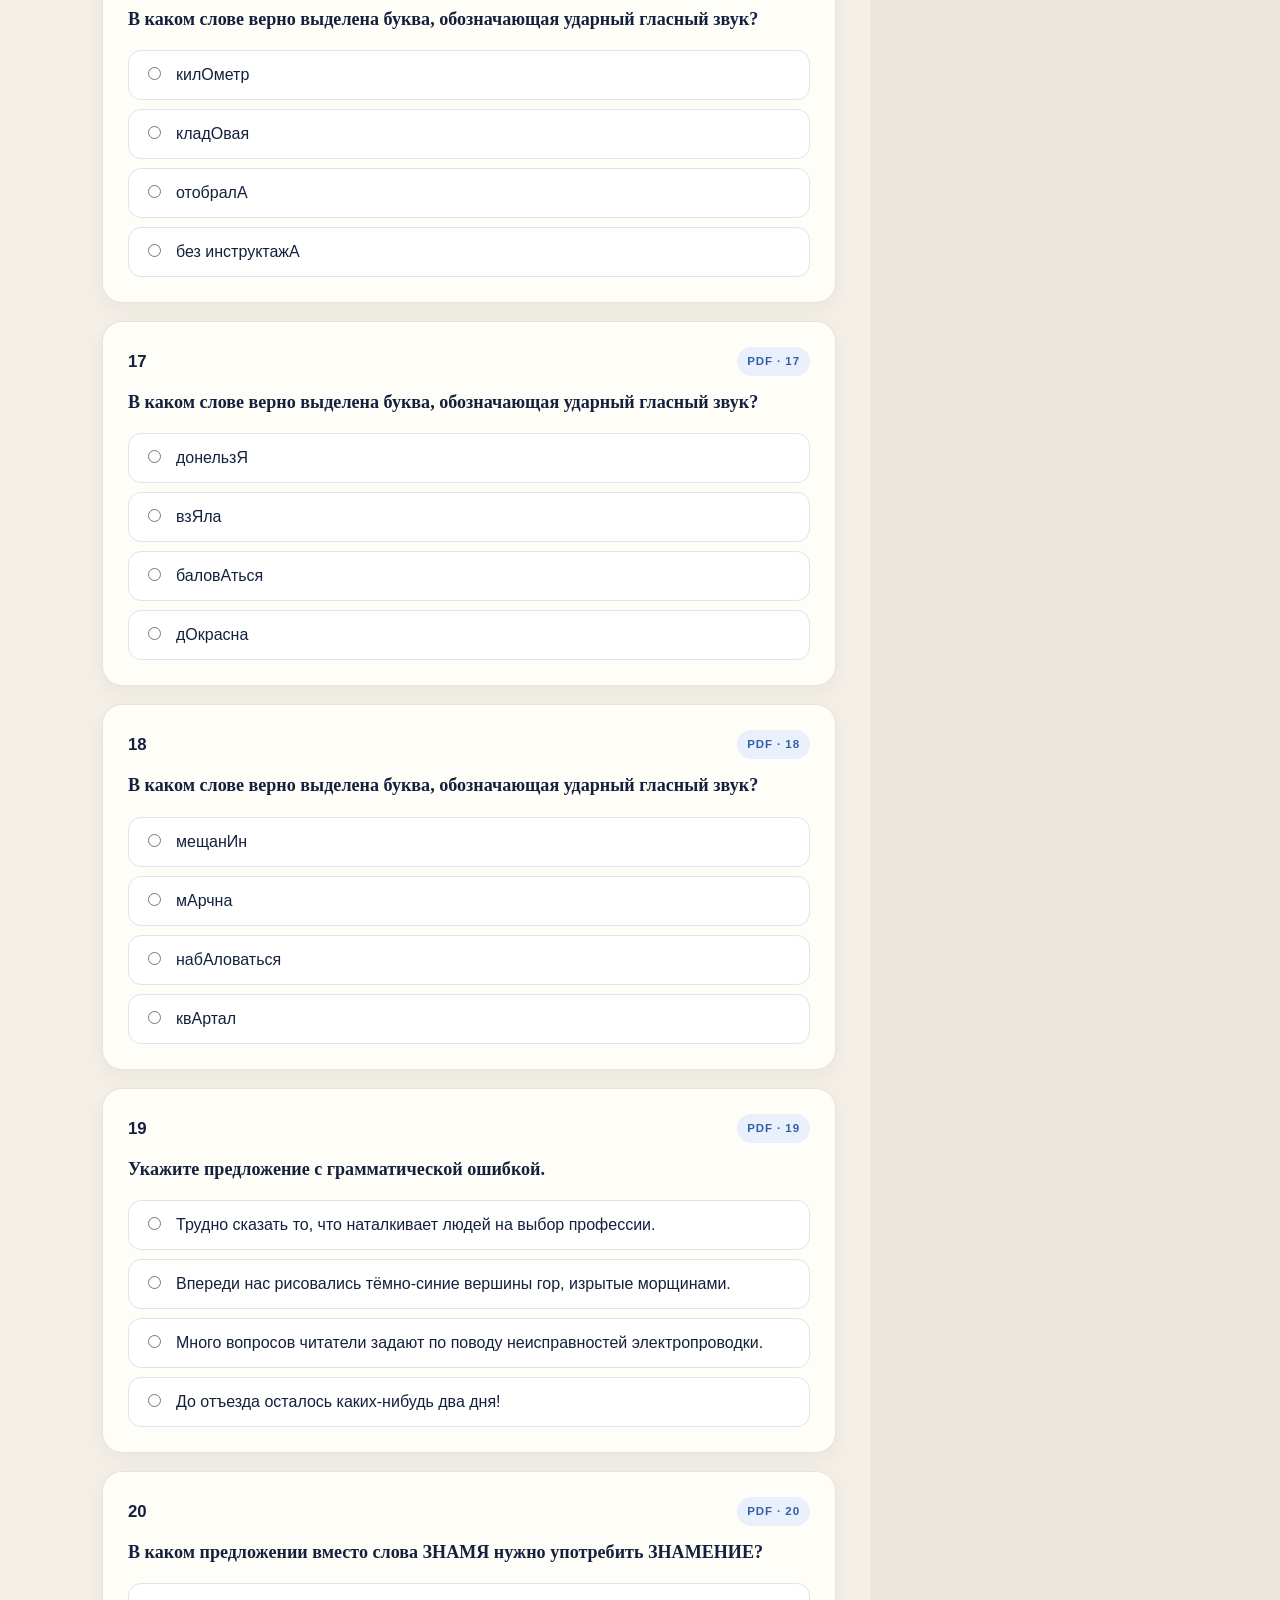
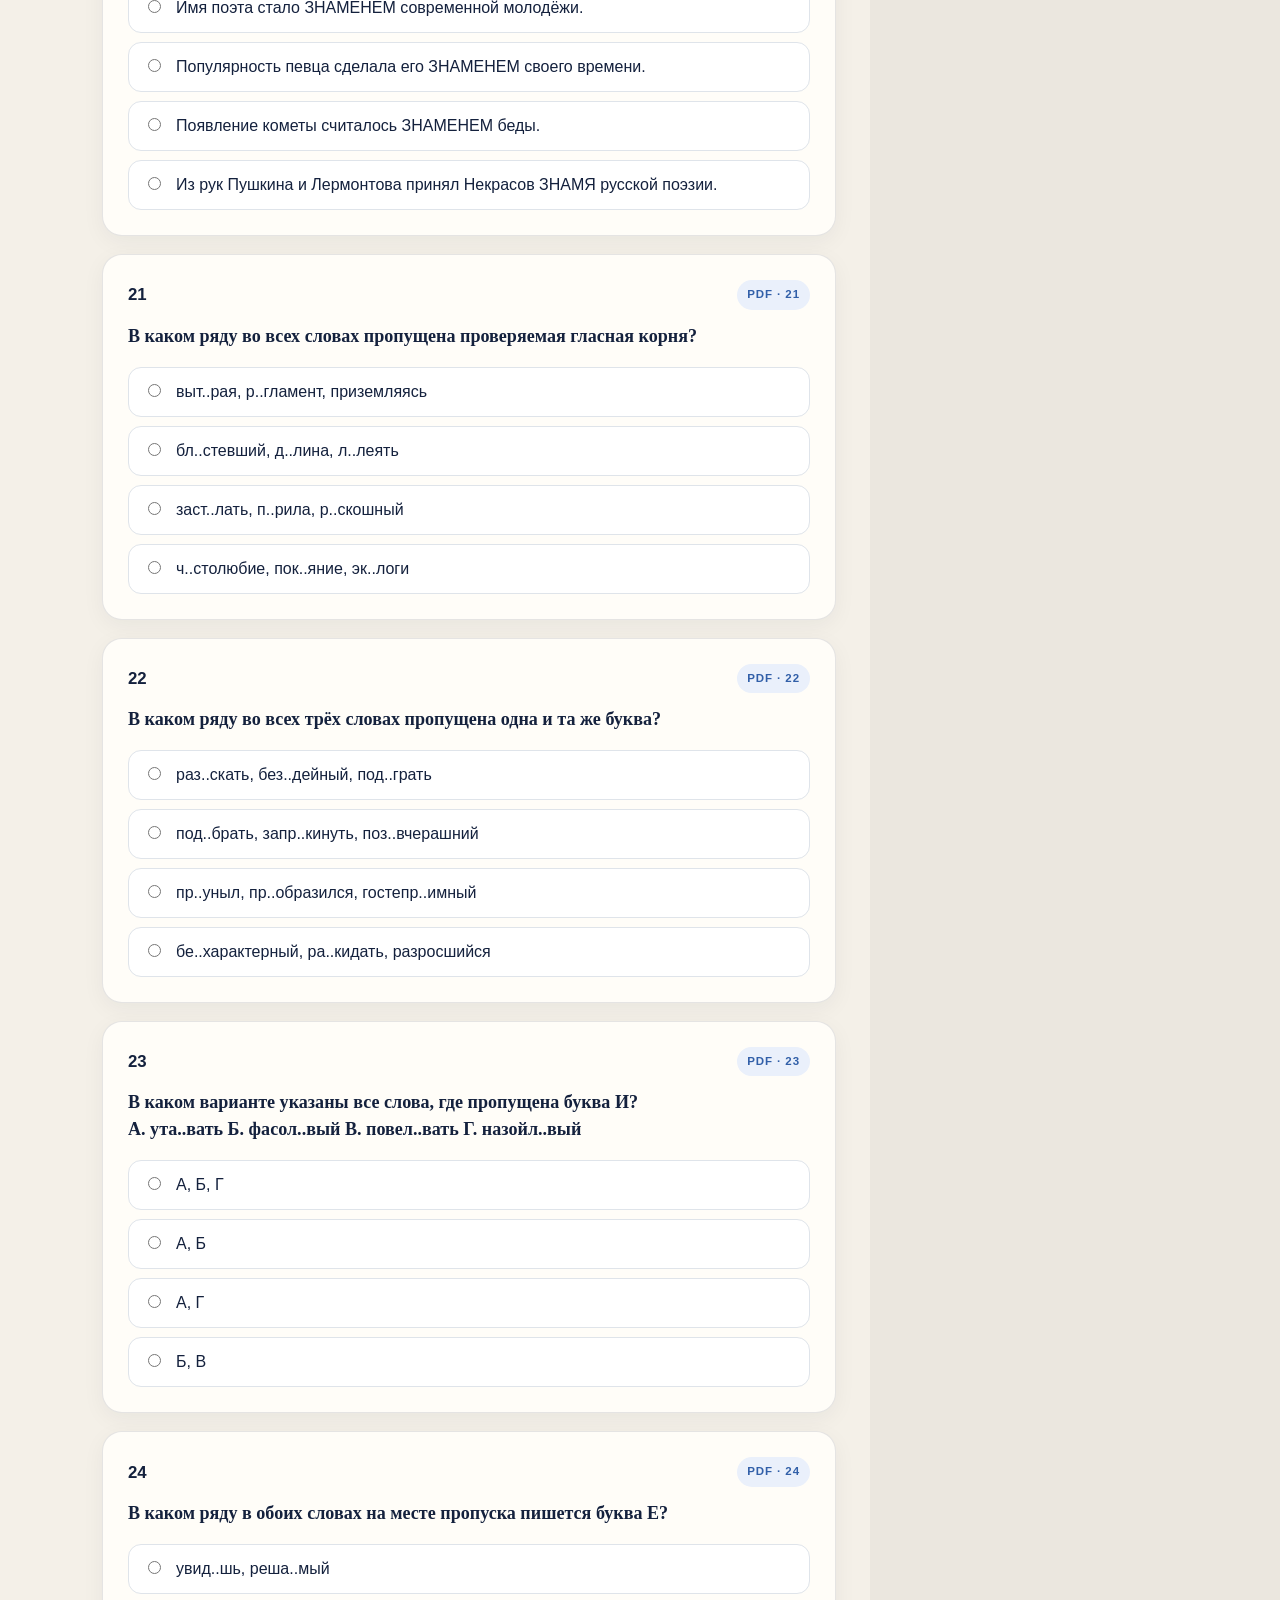
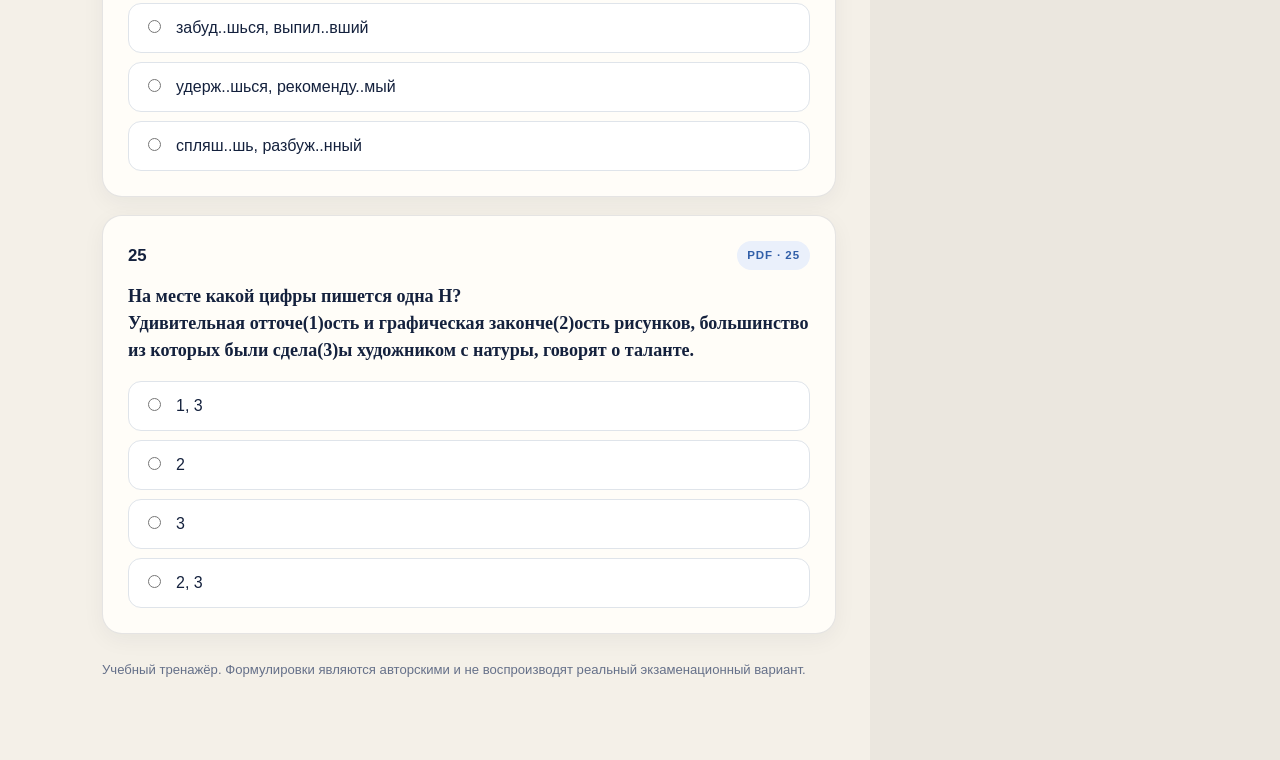
<file: variant-6.html>
<!doctype html><html lang="ru"><head><meta charset="utf-8"><meta name="viewport" content="width=device-width,initial-scale=1"><title>Вариант 6</title><link rel="stylesheet" href="styles.css"></head><body class="test-page"><header class="topbar"><div class="topbar-inner"><a class="back" href="index.html">← Все варианты</a><span>Время: <span class="timer" id="timer">00:00</span></span></div></header><main class="layout"><section><div class="intro"><p class="eyebrow">Интерактивный тест</p><h1 id="variant-title"></h1><p id="variant-subtitle"></p></div><div id="questions"></div><p class="footer-note">Учебный тренажёр. Формулировки являются авторскими и не воспроизводят реальный экзаменационный вариант.</p></section><aside class="sidebar"><div class="score-card"><div class="score-label">Текущий результат</div><div class="score-big"><span id="correct">0</span> / <span id="total">25</span></div><div class="points-score">Баллы: <b id="points">0</b> / 100</div><div class="progress-track"><div class="progress-bar" id="progress"></div></div><div class="score-meta">Отвечено: <b id="answered">0</b> из <b id="answered-total">25</b></div><div class="result" id="result"><strong></strong><span></span></div><button class="reset" id="reset">Начать заново</button><div class="legend"><div><i class="dot good"></i>правильный ответ</div><div><i class="dot bad"></i>ваш неверный ответ</div></div></div></aside></main><noscript><p class="noscript">Для работы теста необходимо включить JavaScript.</p></noscript><script src="variant-6.js"></script><script src="app.js"></script></body></html>
</file>
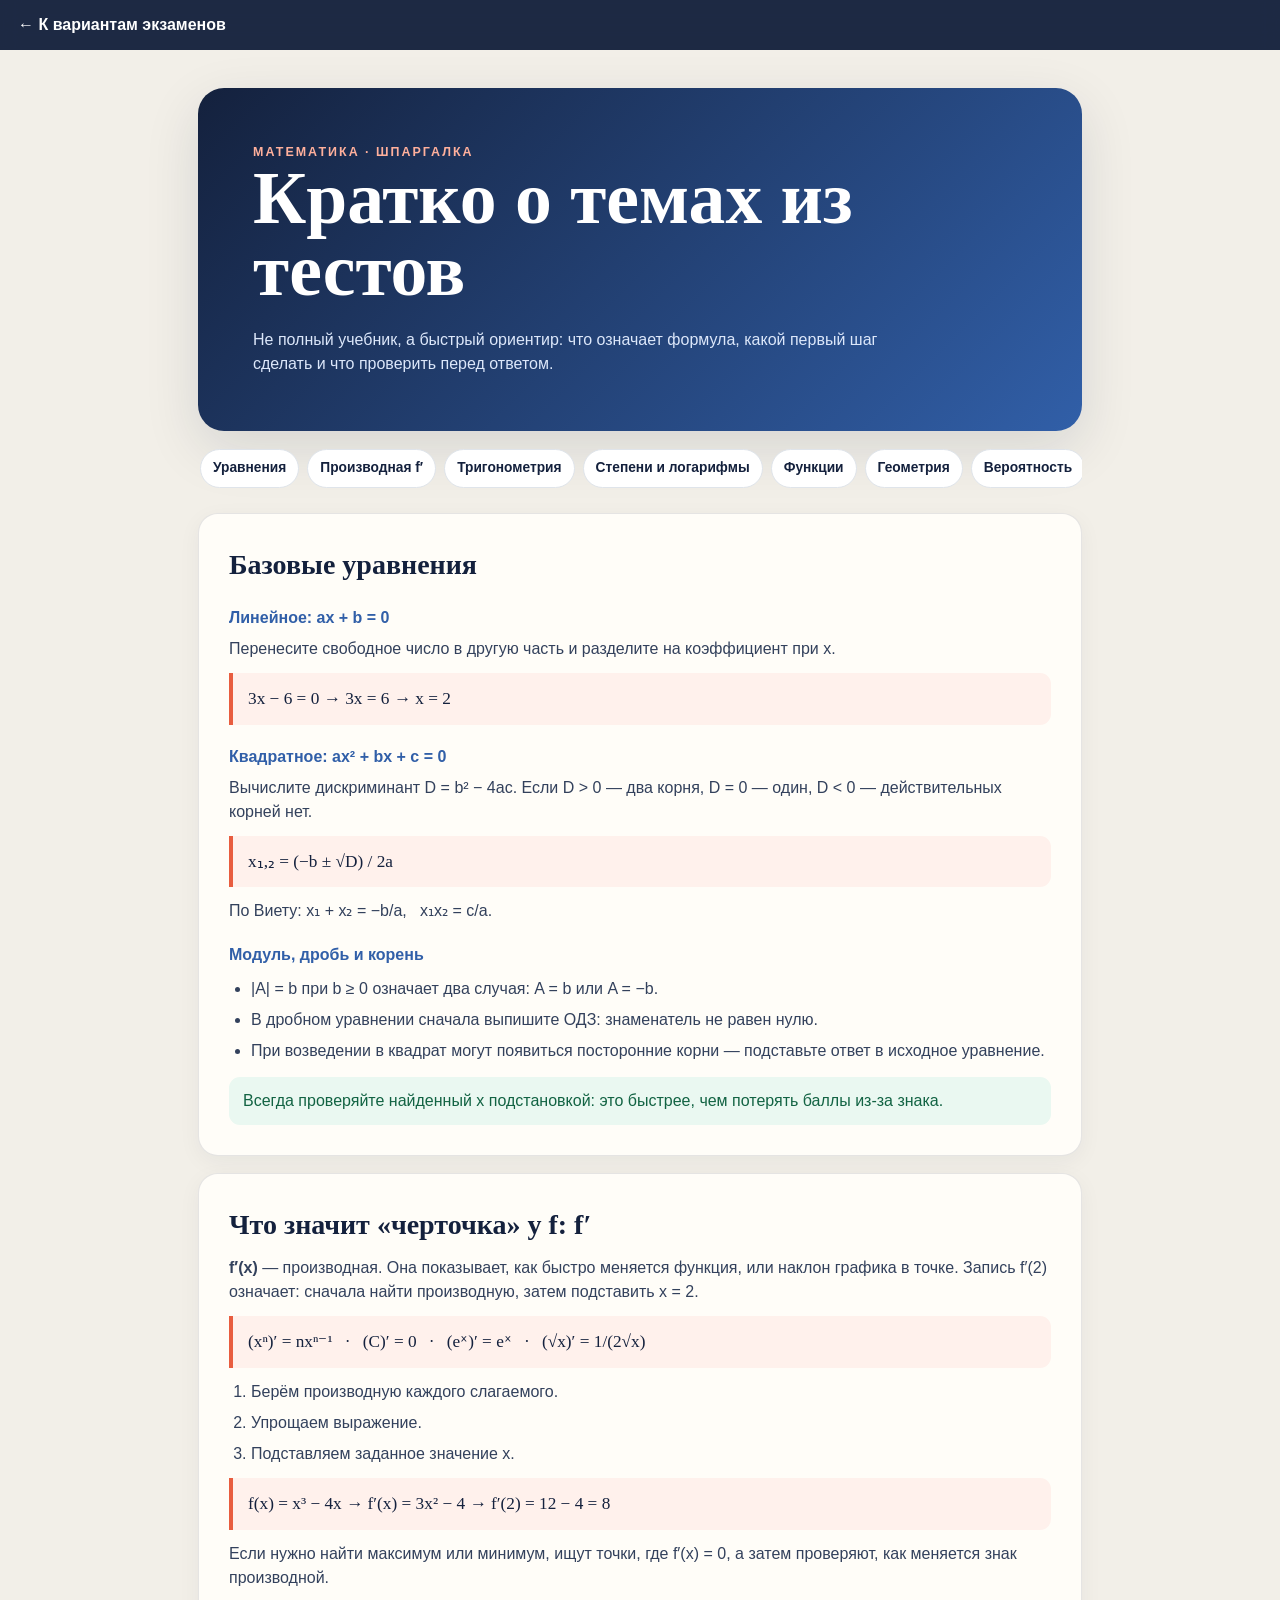
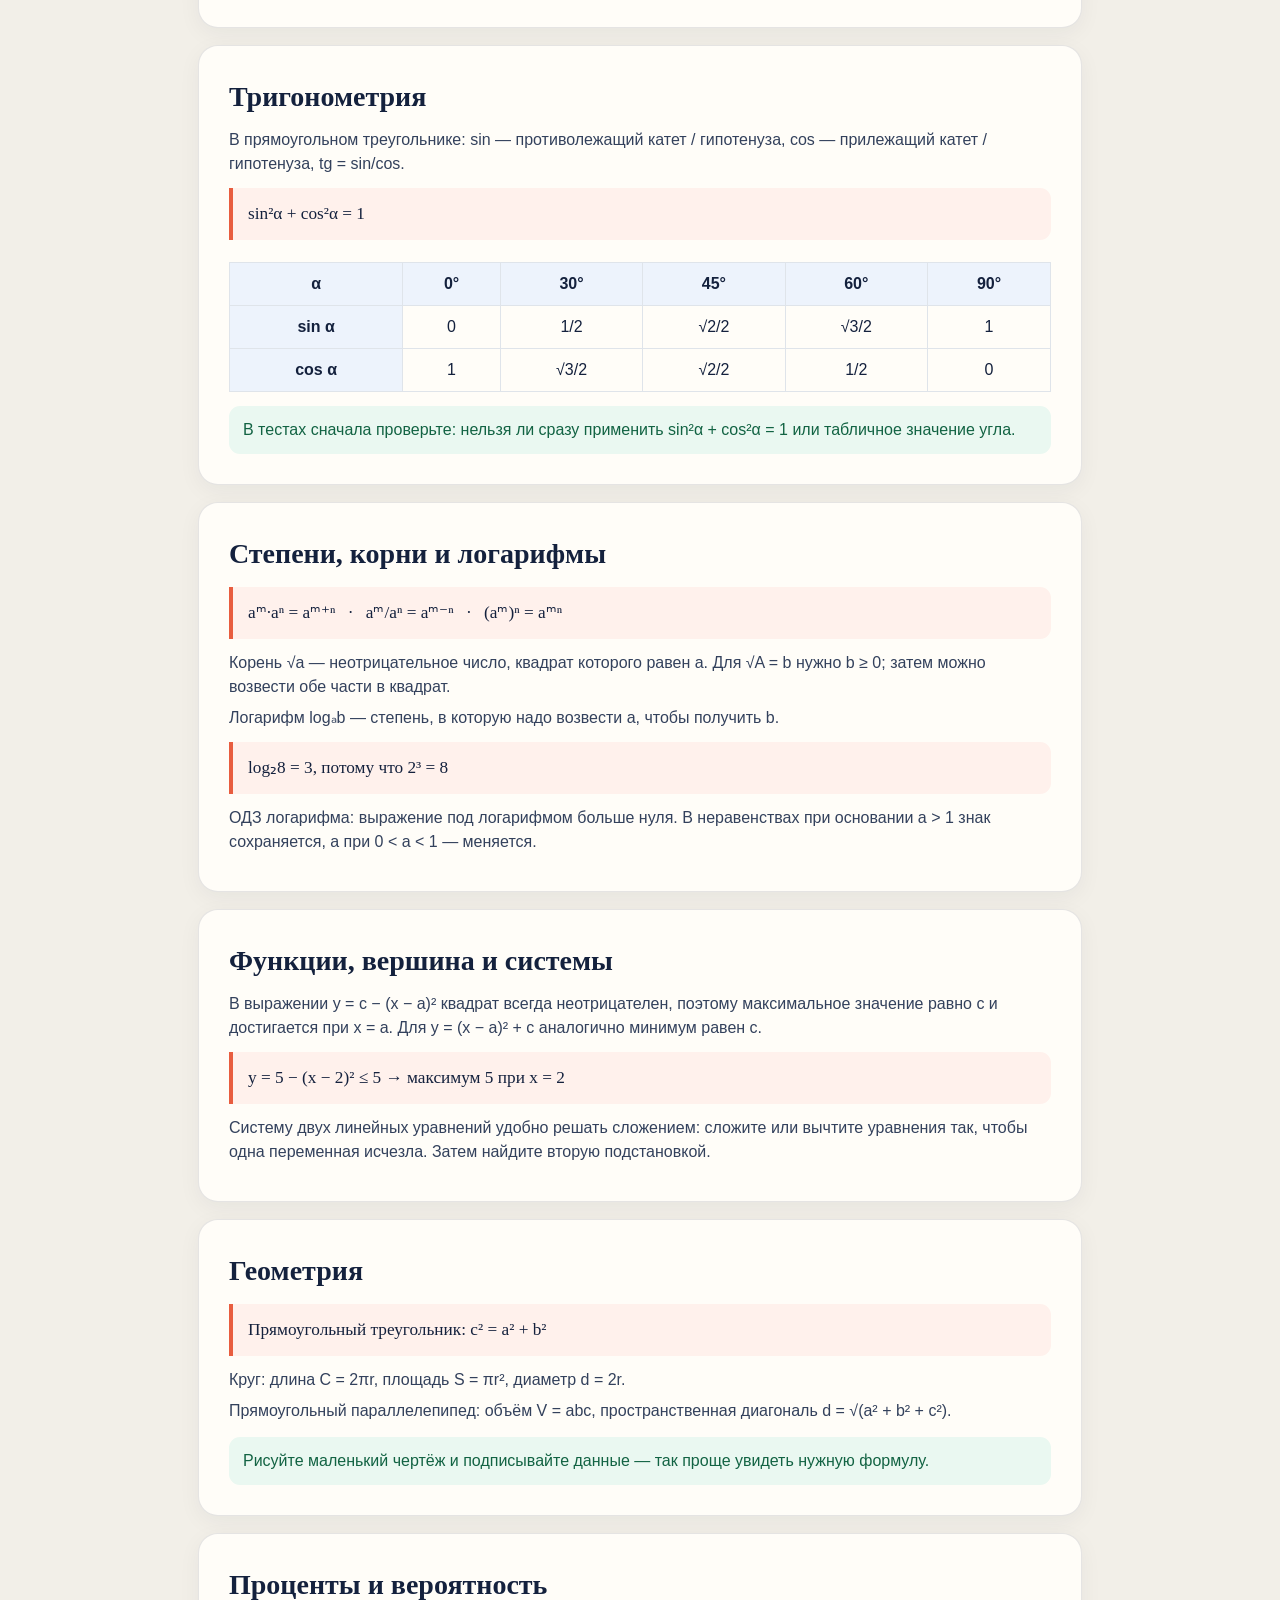
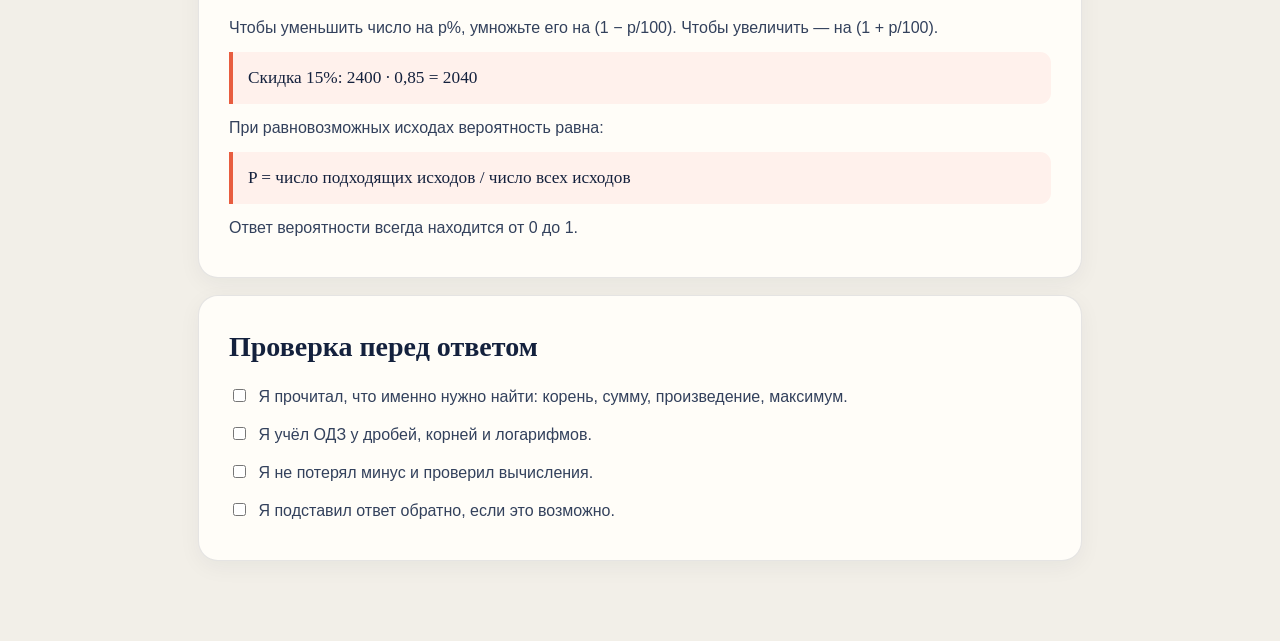
<file: telegram-site/math-guide.html>
<!doctype html>
<html lang="ru">
<head>
  <meta charset="utf-8">
  <meta name="viewport" content="width=device-width,initial-scale=1,viewport-fit=cover">
  <meta name="theme-color" content="#14213d">
  <title>Краткая методичка по математике</title>
  <link rel="stylesheet" href="styles.css">
  <style>
    body{background:#f2efe8}.guide-top{position:sticky;top:0;z-index:5;background:rgba(20,33,61,.96);backdrop-filter:blur(10px);padding:13px 18px}.guide-top a{color:#fff;text-decoration:none;font-weight:800}.guide-wrap{width:min(920px,100%);margin:auto;padding:38px 18px 80px}.guide-hero{background:linear-gradient(135deg,#14213d,#315fa8);color:#fff;border-radius:26px;padding:clamp(26px,6vw,55px);box-shadow:var(--shadow)}.guide-hero h1{max-width:720px;font-size:clamp(2.2rem,7vw,4.6rem)}.guide-hero p{max-width:680px;margin:0;color:#dce7fa}.guide-nav{display:flex;gap:8px;overflow:auto;padding:18px 2px 8px;scrollbar-width:none}.guide-nav a{flex:0 0 auto;padding:8px 12px;background:#fff;border:1px solid var(--line);border-radius:999px;color:var(--ink);text-decoration:none;font-size:.86rem;font-weight:750}.guide-card{scroll-margin-top:74px;background:var(--paper);border:1px solid rgba(20,33,61,.11);border-radius:20px;padding:clamp(20px,4vw,30px);margin-top:17px;box-shadow:0 6px 22px rgba(20,33,61,.05)}.guide-card h2{font-family:Georgia,serif;font-size:1.75rem;margin:0 0 10px}.guide-card h3{font-size:1rem;margin:20px 0 7px;color:var(--blue)}.guide-card p{margin:7px 0;color:#33415c}.formula{margin:12px 0;padding:13px 15px;border-left:4px solid var(--accent);border-radius:0 11px 11px 0;background:#fff1ec;font-family:Georgia,serif;font-size:1.08rem}.steps{margin:10px 0 0;padding-left:22px;color:#33415c}.steps li{margin:7px 0}.tip{margin-top:14px;padding:12px 14px;border-radius:11px;background:var(--good-bg);color:#126343}.table-wrap{overflow:auto}.values{width:100%;border-collapse:collapse;margin-top:10px;text-align:center}.values th,.values td{padding:9px;border:1px solid var(--line);white-space:nowrap}.values th{background:#edf3fc}.checklist label{display:block;padding:7px 0;color:#33415c}.checklist input{margin-right:8px;accent-color:var(--accent)}@media(max-width:600px){.guide-wrap{padding-top:22px}.guide-hero{border-radius:20px}.guide-card{border-radius:16px}.guide-card h2{font-size:1.5rem}}
  </style>
</head>
<body>
  <header class="guide-top"><a href="other-exams.html">← К вариантам экзаменов</a></header>
  <main class="guide-wrap">
    <section class="guide-hero"><p class="eyebrow" style="color:#ffb09c">Математика · шпаргалка</p><h1>Кратко о темах из тестов</h1><p>Не полный учебник, а быстрый ориентир: что означает формула, какой первый шаг сделать и что проверить перед ответом.</p></section>
    <nav class="guide-nav" aria-label="Темы"><a href="#equations">Уравнения</a><a href="#derivative">Производная f′</a><a href="#trigonometry">Тригонометрия</a><a href="#powers">Степени и логарифмы</a><a href="#functions">Функции</a><a href="#geometry">Геометрия</a><a href="#probability">Вероятность</a></nav>

    <section class="guide-card" id="equations"><h2>Базовые уравнения</h2><h3>Линейное: ax + b = 0</h3><p>Перенесите свободное число в другую часть и разделите на коэффициент при x.</p><div class="formula">3x − 6 = 0 → 3x = 6 → x = 2</div><h3>Квадратное: ax² + bx + c = 0</h3><p>Вычислите дискриминант D = b² − 4ac. Если D &gt; 0 — два корня, D = 0 — один, D &lt; 0 — действительных корней нет.</p><div class="formula">x₁,₂ = (−b ± √D) / 2a</div><p>По Виету: x₁ + x₂ = −b/a, &nbsp; x₁x₂ = c/a.</p><h3>Модуль, дробь и корень</h3><ul class="steps"><li>|A| = b при b ≥ 0 означает два случая: A = b или A = −b.</li><li>В дробном уравнении сначала выпишите ОДЗ: знаменатель не равен нулю.</li><li>При возведении в квадрат могут появиться посторонние корни — подставьте ответ в исходное уравнение.</li></ul><div class="tip">Всегда проверяйте найденный x подстановкой: это быстрее, чем потерять баллы из-за знака.</div></section>

    <section class="guide-card" id="derivative"><h2>Что значит «черточка» у f: f′</h2><p><strong>f′(x)</strong> — производная. Она показывает, как быстро меняется функция, или наклон графика в точке. Запись f′(2) означает: сначала найти производную, затем подставить x = 2.</p><div class="formula">(xⁿ)′ = nxⁿ⁻¹ &nbsp; · &nbsp; (C)′ = 0 &nbsp; · &nbsp; (eˣ)′ = eˣ &nbsp; · &nbsp; (√x)′ = 1/(2√x)</div><ol class="steps"><li>Берём производную каждого слагаемого.</li><li>Упрощаем выражение.</li><li>Подставляем заданное значение x.</li></ol><div class="formula">f(x) = x³ − 4x → f′(x) = 3x² − 4 → f′(2) = 12 − 4 = 8</div><p>Если нужно найти максимум или минимум, ищут точки, где f′(x) = 0, а затем проверяют, как меняется знак производной.</p></section>

    <section class="guide-card" id="trigonometry"><h2>Тригонометрия</h2><p>В прямоугольном треугольнике: sin — противолежащий катет / гипотенуза, cos — прилежащий катет / гипотенуза, tg = sin/cos.</p><div class="formula">sin²α + cos²α = 1</div><div class="table-wrap"><table class="values"><tr><th>α</th><th>0°</th><th>30°</th><th>45°</th><th>60°</th><th>90°</th></tr><tr><th>sin α</th><td>0</td><td>1/2</td><td>√2/2</td><td>√3/2</td><td>1</td></tr><tr><th>cos α</th><td>1</td><td>√3/2</td><td>√2/2</td><td>1/2</td><td>0</td></tr></table></div><div class="tip">В тестах сначала проверьте: нельзя ли сразу применить sin²α + cos²α = 1 или табличное значение угла.</div></section>

    <section class="guide-card" id="powers"><h2>Степени, корни и логарифмы</h2><div class="formula">aᵐ·aⁿ = aᵐ⁺ⁿ &nbsp; · &nbsp; aᵐ/aⁿ = aᵐ⁻ⁿ &nbsp; · &nbsp; (aᵐ)ⁿ = aᵐⁿ</div><p>Корень √a — неотрицательное число, квадрат которого равен a. Для √A = b нужно b ≥ 0; затем можно возвести обе части в квадрат.</p><p>Логарифм logₐb — степень, в которую надо возвести a, чтобы получить b.</p><div class="formula">log₂8 = 3, потому что 2³ = 8</div><p>ОДЗ логарифма: выражение под логарифмом больше нуля. В неравенствах при основании a &gt; 1 знак сохраняется, а при 0 &lt; a &lt; 1 — меняется.</p></section>

    <section class="guide-card" id="functions"><h2>Функции, вершина и системы</h2><p>В выражении y = c − (x − a)² квадрат всегда неотрицателен, поэтому максимальное значение равно c и достигается при x = a. Для y = (x − a)² + c аналогично минимум равен c.</p><div class="formula">y = 5 − (x − 2)² ≤ 5 → максимум 5 при x = 2</div><p>Систему двух линейных уравнений удобно решать сложением: сложите или вычтите уравнения так, чтобы одна переменная исчезла. Затем найдите вторую подстановкой.</p></section>

    <section class="guide-card" id="geometry"><h2>Геометрия</h2><div class="formula">Прямоугольный треугольник: c² = a² + b²</div><p>Круг: длина C = 2πr, площадь S = πr², диаметр d = 2r.</p><p>Прямоугольный параллелепипед: объём V = abc, пространственная диагональ d = √(a² + b² + c²).</p><div class="tip">Рисуйте маленький чертёж и подписывайте данные — так проще увидеть нужную формулу.</div></section>

    <section class="guide-card" id="probability"><h2>Проценты и вероятность</h2><p>Чтобы уменьшить число на p%, умножьте его на (1 − p/100). Чтобы увеличить — на (1 + p/100).</p><div class="formula">Скидка 15%: 2400 · 0,85 = 2040</div><p>При равновозможных исходах вероятность равна:</p><div class="formula">P = число подходящих исходов / число всех исходов</div><p>Ответ вероятности всегда находится от 0 до 1.</p></section>

    <section class="guide-card checklist"><h2>Проверка перед ответом</h2><label><input type="checkbox"> Я прочитал, что именно нужно найти: корень, сумму, произведение, максимум.</label><label><input type="checkbox"> Я учёл ОДЗ у дробей, корней и логарифмов.</label><label><input type="checkbox"> Я не потерял минус и проверил вычисления.</label><label><input type="checkbox"> Я подставил ответ обратно, если это возможно.</label></section>
  </main>
</body>
</html>
</file>
<file: styles.css>
:root{--ink:#14213d;--muted:#657089;--paper:#fffdf8;--line:#dfe4ea;--accent:#e85d3f;--accent-dark:#b93622;--good:#16835b;--good-bg:#eaf8f1;--bad:#c33c32;--bad-bg:#fff0ee;--blue:#315fa8;--shadow:0 18px 55px rgba(20,33,61,.12)}
*{box-sizing:border-box}html{scroll-behavior:smooth}body{margin:0;background:#f2efe8;color:var(--ink);font-family:Inter,Segoe UI,Arial,sans-serif;line-height:1.5}.home{min-height:100vh;display:grid;place-items:center;padding:28px;background:radial-gradient(circle at 15% 10%,#ffd9ca 0,transparent 32%),radial-gradient(circle at 85% 90%,#cfe3df 0,transparent 35%),#f5f1e8}.home-card{width:min(1050px,100%);background:rgba(255,253,248,.94);padding:clamp(28px,5vw,70px);border:1px solid rgba(20,33,61,.1);border-radius:30px;box-shadow:var(--shadow)}.eyebrow{margin:0 0 12px;color:var(--accent-dark);font-size:.78rem;font-weight:800;letter-spacing:.16em;text-transform:uppercase}h1{font-family:Georgia,serif;font-size:clamp(2.3rem,6vw,5rem);line-height:.98;margin:0 0 22px;max-width:800px}.lead{font-size:1.08rem;color:var(--muted);max-width:700px}.variant-grid{display:grid;grid-template-columns:repeat(3,1fr);gap:16px;margin:38px 0 26px}.variant-link{min-height:190px;padding:23px;border-radius:20px;text-decoration:none;color:white;display:flex;flex-direction:column;justify-content:space-between;transition:.2s transform,.2s box-shadow}.variant-link:hover{transform:translateY(-4px);box-shadow:0 14px 32px rgba(20,33,61,.18)}.variant-link span{font-size:.77rem;font-weight:800;letter-spacing:.13em;text-transform:uppercase;opacity:.8}.variant-link strong{font-family:Georgia,serif;font-size:1.45rem;line-height:1.08}.variant-link small{opacity:.82}.coral{background:#d9553c}.blue{background:#315fa8}.green{background:#23765c}.source-note{color:var(--muted);font-size:.82rem;margin-bottom:0}
.test-page{background:linear-gradient(90deg,#f4f0e8 0,#f4f0e8 68%,#ebe7df 68%);min-height:100vh}.topbar{background:var(--ink);color:white;padding:14px 24px}.topbar-inner{max-width:1120px;margin:auto;display:flex;justify-content:space-between;align-items:center;gap:18px}.back{color:white;text-decoration:none;font-weight:700}.timer{font-variant-numeric:tabular-nums;font-weight:800;letter-spacing:.05em}.layout{max-width:1120px;margin:0 auto;display:grid;grid-template-columns:minmax(0,760px) 300px;gap:42px;padding:46px 22px 80px}.intro{margin-bottom:30px}.intro h1{font-size:clamp(2.2rem,5vw,4.3rem);margin-bottom:14px}.intro p{color:var(--muted);max-width:650px}.question{background:var(--paper);border:1px solid rgba(20,33,61,.11);border-radius:20px;padding:25px;margin:0 0 18px;box-shadow:0 6px 22px rgba(20,33,61,.05);scroll-margin-top:18px}.question.answered{border-color:#c8d2d0}.q-head{display:flex;justify-content:space-between;gap:15px;align-items:center;margin-bottom:13px}.q-number{font-weight:900;font-size:1.05rem}.topic{font-size:.72rem;font-weight:800;letter-spacing:.08em;text-transform:uppercase;color:var(--blue);background:#eaf0fb;border-radius:999px;padding:6px 10px}.prompt{font-family:Georgia,serif;font-size:1.13rem;font-weight:700;white-space:pre-line;margin:0 0 17px}.options{display:grid;gap:9px}.option{position:relative;display:flex;align-items:flex-start;gap:12px;border:1px solid var(--line);border-radius:13px;padding:12px 14px;cursor:pointer;background:white;transition:.15s}.option:hover{border-color:#9ba8b7;background:#fafbfc}.option input{margin-top:4px;accent-color:var(--accent)}.option.correct{border-color:var(--good);background:var(--good-bg);color:#0e6847}.option.wrong{border-color:var(--bad);background:var(--bad-bg);color:#9f2b24}.option.locked{cursor:default}.feedback{display:none;margin:14px 0 0;padding:11px 13px;border-radius:11px;font-size:.92rem}.feedback.show{display:block}.feedback.good{background:var(--good-bg);color:#0e6847}.feedback.bad{background:var(--bad-bg);color:#922d26}.score-card{position:sticky;top:24px;background:var(--ink);color:white;border-radius:22px;padding:23px;box-shadow:var(--shadow)}.score-label{font-size:.74rem;letter-spacing:.13em;text-transform:uppercase;opacity:.68}.score-big{font-family:Georgia,serif;font-size:3rem;line-height:1;margin:12px 0}.score-big span{color:#ffb09c}.points-score{font-size:1.03rem;font-weight:800;color:#ffd2c6;margin-top:-3px}.points-score b{color:#ffb09c;font-size:1.3rem}.progress-track{height:7px;background:rgba(255,255,255,.16);border-radius:10px;overflow:hidden;margin:18px 0 10px}.progress-bar{height:100%;width:0;background:#ff9175;transition:.25s}.score-meta{font-size:.88rem;opacity:.78}.result{display:none;margin-top:18px;padding-top:18px;border-top:1px solid rgba(255,255,255,.2)}.result.show{display:block}.result strong{display:block;font-family:Georgia,serif;font-size:1.35rem;margin-bottom:4px}.reset{width:100%;border:0;border-radius:12px;padding:12px;margin-top:18px;background:white;color:var(--ink);font-weight:800;cursor:pointer}.reset:hover{background:#f0ede6}.legend{margin-top:18px;font-size:.8rem;opacity:.72}.legend div{margin-top:6px}.dot{display:inline-block;width:8px;height:8px;border-radius:50%;margin-right:7px}.dot.good{background:#59d6a5}.dot.bad{background:#ff786e}.footer-note{color:var(--muted);font-size:.82rem;margin:26px 0 0}.noscript{max-width:800px;margin:30px auto;padding:20px;background:#fff0ee;color:#922d26;border-radius:12px}
@media(max-width:850px){.variant-grid{grid-template-columns:1fr}.variant-link{min-height:145px}.test-page{background:#f4f0e8}.layout{grid-template-columns:1fr;padding-top:25px}.sidebar{position:fixed;z-index:10;right:12px;bottom:12px}.score-card{position:static;width:205px;padding:14px;border-radius:16px}.score-label,.progress-track,.score-meta,.result,.reset,.legend{display:none!important}.score-big{font-size:1.5rem;margin:4px 0}.points-score{font-size:.78rem;margin:0}.points-score b{font-size:1rem}.topbar{padding:12px 15px}.question{padding:19px}.topic{font-size:.65rem}.prompt{font-size:1.04rem}}
main.home-card{min-width:0;max-width:100%}.subject-section,.variant-grid{min-width:0}.subject-heading{display:flex;align-items:end;justify-content:space-between;gap:18px}.subject-heading h2{margin-bottom:0!important}.guide-link{display:flex;flex-direction:column;gap:2px;min-width:250px;padding:12px 16px;border:1px solid #b9c8df;border-radius:14px;background:#eef4ff;color:var(--ink);text-decoration:none;transition:.18s}.guide-link:hover{transform:translateY(-2px);border-color:var(--blue)}.guide-link span{font-weight:850;color:var(--blue)}.guide-link small{color:var(--muted)}
.solution{margin-top:13px;border:1px solid #cbd7e8;border-radius:12px;background:#f4f7fc;overflow:hidden}.solution summary{padding:11px 14px;color:var(--blue);font-weight:800;cursor:pointer;list-style-position:inside;user-select:none}.solution[open] summary{border-bottom:1px solid #d9e1ec}.solution-text{padding:13px 15px;color:#33415c;font-size:.93rem;white-space:pre-line}
.solution.hint{background:#fff9e9;border-color:#ead39a}.solution.hint summary{color:#8a5a00}.solution.hint[open] summary{border-bottom-color:#eddbaa}
@media(max-width:850px){.subject-heading{display:block}.guide-link{min-width:0;margin-top:12px}.solution summary{padding:12px}.solution-text{padding:12px}}
.catalog-home{display:block;padding:28px}.catalog-card{width:min(1180px,100%);margin:0 auto}.catalog-hero{padding-bottom:18px;border-bottom:1px solid var(--line)}.catalog-hero h1{max-width:920px}.catalog-nav{display:flex;gap:8px;overflow-x:auto;padding:18px 1px 4px;scrollbar-width:none}.catalog-nav a{flex:0 0 auto;padding:9px 13px;border:1px solid #cfd7e3;border-radius:999px;background:white;color:var(--ink);text-decoration:none;font-size:.85rem;font-weight:800}.catalog-nav a:hover{border-color:var(--blue);color:var(--blue)}.catalog-section{scroll-margin-top:18px;padding-top:34px}.catalog-section+.catalog-section{margin-top:8px;border-top:1px solid var(--line)}.catalog-heading{display:flex;align-items:end;justify-content:space-between;gap:16px}.catalog-heading h2{font-family:Georgia,serif;font-size:clamp(1.65rem,4vw,2.35rem);margin:0}.catalog-heading p{margin:0;color:var(--muted);font-size:.87rem}.catalog-section .variant-grid{margin:18px 0 28px}.catalog-section .variant-link{min-height:160px}.catalog-section .variant-link strong{font-size:1.28rem}.catalog-guide{color:var(--blue);font-weight:800;text-decoration:none}.catalog-guide:hover{text-decoration:underline}
@media(max-width:850px){.catalog-home{padding:12px}.catalog-card{padding:24px 18px;border-radius:22px}.catalog-heading{display:block}.catalog-heading p,.catalog-guide{display:inline-block;margin-top:6px}.catalog-section{padding-top:26px}.catalog-section .variant-grid{margin-top:13px}.catalog-section .variant-link{min-height:132px}}
.catalog-hero{min-width:0;overflow:hidden}.catalog-nav{width:100%;max-width:100%;min-width:0}
</file>
<file: telegram-site/styles.css>
:root{--ink:#14213d;--muted:#657089;--paper:#fffdf8;--line:#dfe4ea;--accent:#e85d3f;--accent-dark:#b93622;--good:#16835b;--good-bg:#eaf8f1;--bad:#c33c32;--bad-bg:#fff0ee;--blue:#315fa8;--shadow:0 18px 55px rgba(20,33,61,.12)}
*{box-sizing:border-box}html{scroll-behavior:smooth}body{margin:0;background:#f2efe8;color:var(--ink);font-family:Inter,Segoe UI,Arial,sans-serif;line-height:1.5}.home{min-height:100vh;display:grid;place-items:center;padding:28px;background:radial-gradient(circle at 15% 10%,#ffd9ca 0,transparent 32%),radial-gradient(circle at 85% 90%,#cfe3df 0,transparent 35%),#f5f1e8}.home-card{width:min(1050px,100%);background:rgba(255,253,248,.94);padding:clamp(28px,5vw,70px);border:1px solid rgba(20,33,61,.1);border-radius:30px;box-shadow:var(--shadow)}.eyebrow{margin:0 0 12px;color:var(--accent-dark);font-size:.78rem;font-weight:800;letter-spacing:.16em;text-transform:uppercase}h1{font-family:Georgia,serif;font-size:clamp(2.3rem,6vw,5rem);line-height:.98;margin:0 0 22px;max-width:800px}.lead{font-size:1.08rem;color:var(--muted);max-width:700px}.variant-grid{display:grid;grid-template-columns:repeat(3,1fr);gap:16px;margin:38px 0 26px}.variant-link{min-height:190px;padding:23px;border-radius:20px;text-decoration:none;color:white;display:flex;flex-direction:column;justify-content:space-between;transition:.2s transform,.2s box-shadow}.variant-link:hover{transform:translateY(-4px);box-shadow:0 14px 32px rgba(20,33,61,.18)}.variant-link span{font-size:.77rem;font-weight:800;letter-spacing:.13em;text-transform:uppercase;opacity:.8}.variant-link strong{font-family:Georgia,serif;font-size:1.45rem;line-height:1.08}.variant-link small{opacity:.82}.coral{background:#d9553c}.blue{background:#315fa8}.green{background:#23765c}.source-note{color:var(--muted);font-size:.82rem;margin-bottom:0}
.test-page{background:linear-gradient(90deg,#f4f0e8 0,#f4f0e8 68%,#ebe7df 68%);min-height:100vh}.topbar{background:var(--ink);color:white;padding:14px 24px}.topbar-inner{max-width:1120px;margin:auto;display:flex;justify-content:space-between;align-items:center;gap:18px}.back{color:white;text-decoration:none;font-weight:700}.timer{font-variant-numeric:tabular-nums;font-weight:800;letter-spacing:.05em}.layout{max-width:1120px;margin:0 auto;display:grid;grid-template-columns:minmax(0,760px) 300px;gap:42px;padding:46px 22px 80px}.intro{margin-bottom:30px}.intro h1{font-size:clamp(2.2rem,5vw,4.3rem);margin-bottom:14px}.intro p{color:var(--muted);max-width:650px}.question{background:var(--paper);border:1px solid rgba(20,33,61,.11);border-radius:20px;padding:25px;margin:0 0 18px;box-shadow:0 6px 22px rgba(20,33,61,.05);scroll-margin-top:18px}.question.answered{border-color:#c8d2d0}.q-head{display:flex;justify-content:space-between;gap:15px;align-items:center;margin-bottom:13px}.q-number{font-weight:900;font-size:1.05rem}.topic{font-size:.72rem;font-weight:800;letter-spacing:.08em;text-transform:uppercase;color:var(--blue);background:#eaf0fb;border-radius:999px;padding:6px 10px}.prompt{font-family:Georgia,serif;font-size:1.13rem;font-weight:700;white-space:pre-line;margin:0 0 17px}.options{display:grid;gap:9px}.option{position:relative;display:flex;align-items:flex-start;gap:12px;border:1px solid var(--line);border-radius:13px;padding:12px 14px;cursor:pointer;background:white;transition:.15s}.option:hover{border-color:#9ba8b7;background:#fafbfc}.option input{margin-top:4px;accent-color:var(--accent)}.option.correct{border-color:var(--good);background:var(--good-bg);color:#0e6847}.option.wrong{border-color:var(--bad);background:var(--bad-bg);color:#9f2b24}.option.locked{cursor:default}.feedback{display:none;margin:14px 0 0;padding:11px 13px;border-radius:11px;font-size:.92rem}.feedback.show{display:block}.feedback.good{background:var(--good-bg);color:#0e6847}.feedback.bad{background:var(--bad-bg);color:#922d26}.score-card{position:sticky;top:24px;background:var(--ink);color:white;border-radius:22px;padding:23px;box-shadow:var(--shadow)}.score-label{font-size:.74rem;letter-spacing:.13em;text-transform:uppercase;opacity:.68}.score-big{font-family:Georgia,serif;font-size:3rem;line-height:1;margin:12px 0}.score-big span{color:#ffb09c}.points-score{font-size:1.03rem;font-weight:800;color:#ffd2c6;margin-top:-3px}.points-score b{color:#ffb09c;font-size:1.3rem}.progress-track{height:7px;background:rgba(255,255,255,.16);border-radius:10px;overflow:hidden;margin:18px 0 10px}.progress-bar{height:100%;width:0;background:#ff9175;transition:.25s}.score-meta{font-size:.88rem;opacity:.78}.result{display:none;margin-top:18px;padding-top:18px;border-top:1px solid rgba(255,255,255,.2)}.result.show{display:block}.result strong{display:block;font-family:Georgia,serif;font-size:1.35rem;margin-bottom:4px}.reset{width:100%;border:0;border-radius:12px;padding:12px;margin-top:18px;background:white;color:var(--ink);font-weight:800;cursor:pointer}.reset:hover{background:#f0ede6}.legend{margin-top:18px;font-size:.8rem;opacity:.72}.legend div{margin-top:6px}.dot{display:inline-block;width:8px;height:8px;border-radius:50%;margin-right:7px}.dot.good{background:#59d6a5}.dot.bad{background:#ff786e}.footer-note{color:var(--muted);font-size:.82rem;margin:26px 0 0}.noscript{max-width:800px;margin:30px auto;padding:20px;background:#fff0ee;color:#922d26;border-radius:12px}
@media(max-width:850px){.variant-grid{grid-template-columns:1fr}.variant-link{min-height:145px}.test-page{background:#f4f0e8}.layout{grid-template-columns:1fr;padding-top:25px}.sidebar{position:fixed;z-index:10;right:12px;bottom:12px}.score-card{position:static;width:205px;padding:14px;border-radius:16px}.score-label,.progress-track,.score-meta,.result,.reset,.legend{display:none!important}.score-big{font-size:1.5rem;margin:4px 0}.points-score{font-size:.78rem;margin:0}.points-score b{font-size:1rem}.topbar{padding:12px 15px}.question{padding:19px}.topic{font-size:.65rem}.prompt{font-size:1.04rem}}
main.home-card{min-width:0;max-width:100%}.subject-section,.variant-grid{min-width:0}.subject-heading{display:flex;align-items:end;justify-content:space-between;gap:18px}.subject-heading h2{margin-bottom:0!important}.guide-link{display:flex;flex-direction:column;gap:2px;min-width:250px;padding:12px 16px;border:1px solid #b9c8df;border-radius:14px;background:#eef4ff;color:var(--ink);text-decoration:none;transition:.18s}.guide-link:hover{transform:translateY(-2px);border-color:var(--blue)}.guide-link span{font-weight:850;color:var(--blue)}.guide-link small{color:var(--muted)}
.solution{margin-top:13px;border:1px solid #cbd7e8;border-radius:12px;background:#f4f7fc;overflow:hidden}.solution summary{padding:11px 14px;color:var(--blue);font-weight:800;cursor:pointer;list-style-position:inside;user-select:none}.solution[open] summary{border-bottom:1px solid #d9e1ec}.solution-text{padding:13px 15px;color:#33415c;font-size:.93rem;white-space:pre-line}
.solution.hint{background:#fff9e9;border-color:#ead39a}.solution.hint summary{color:#8a5a00}.solution.hint[open] summary{border-bottom-color:#eddbaa}
@media(max-width:850px){.subject-heading{display:block}.guide-link{min-width:0;margin-top:12px}.solution summary{padding:12px}.solution-text{padding:12px}}
</file>
